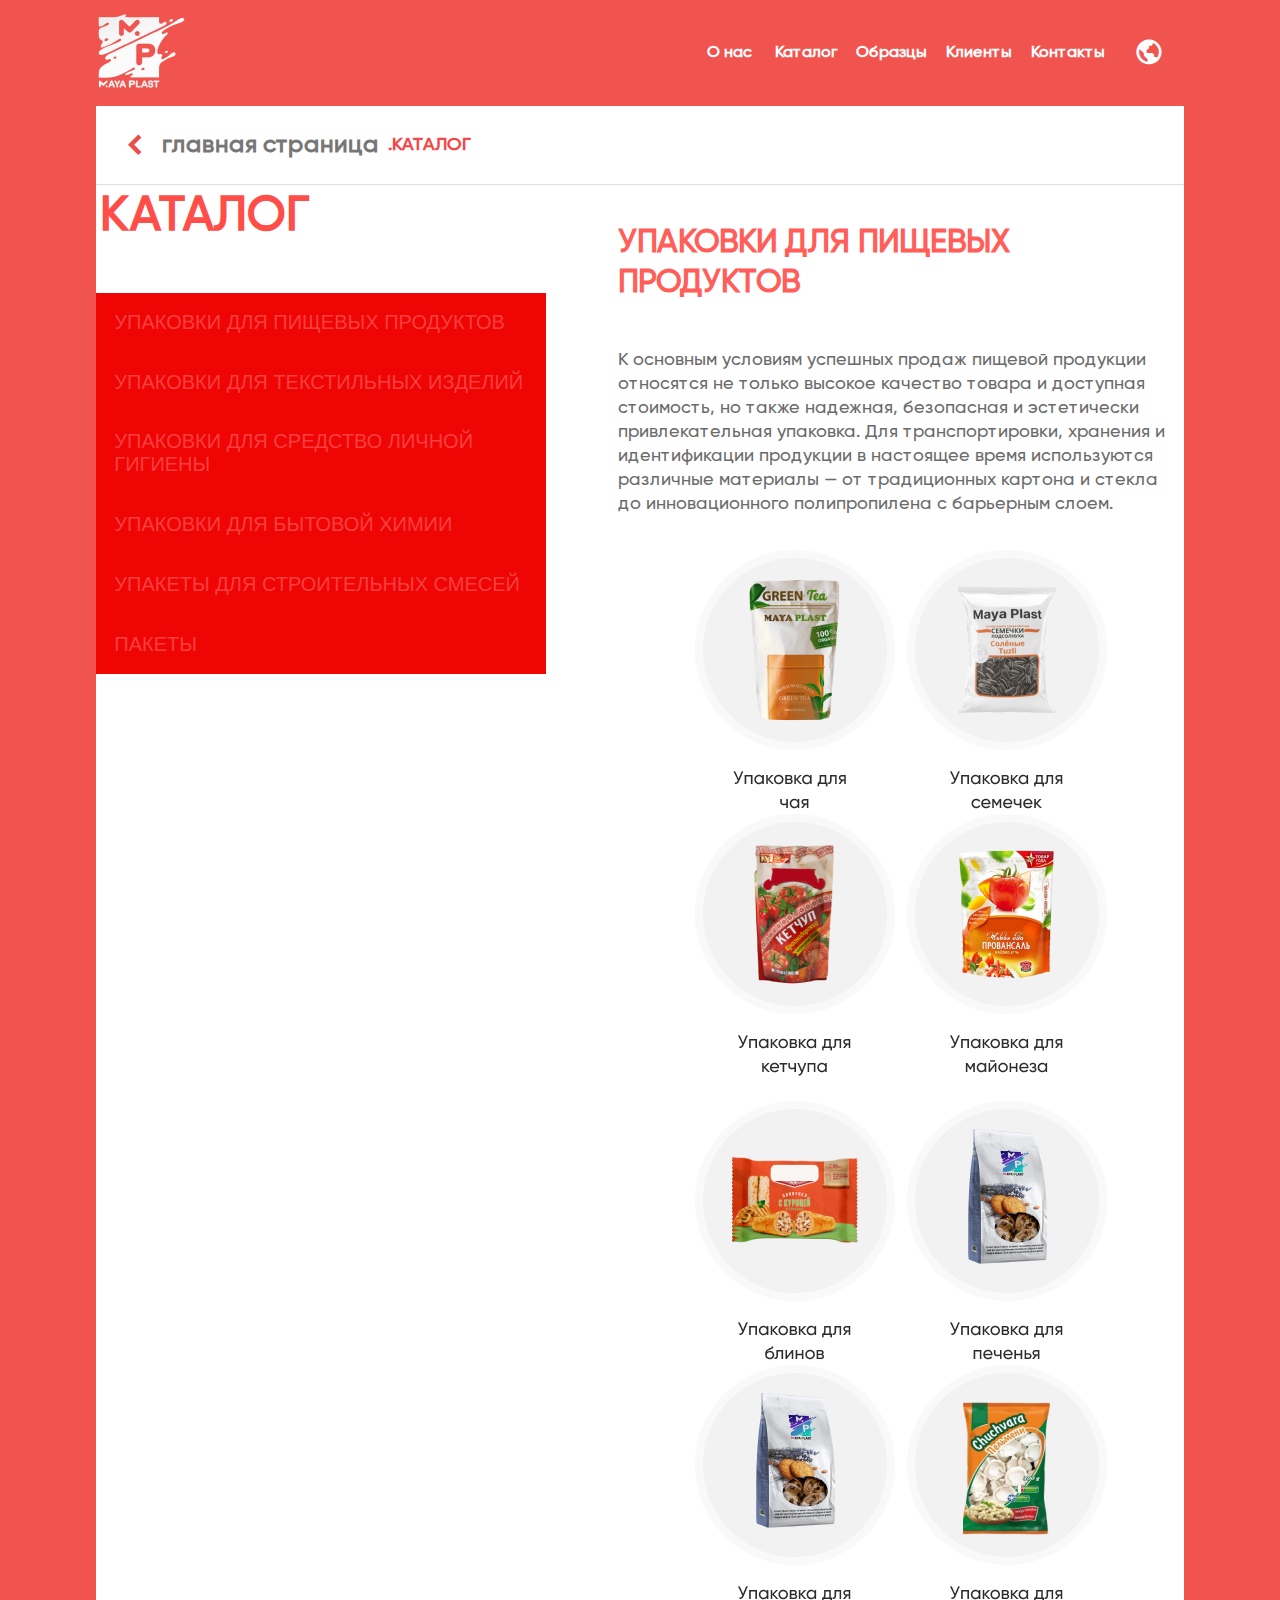
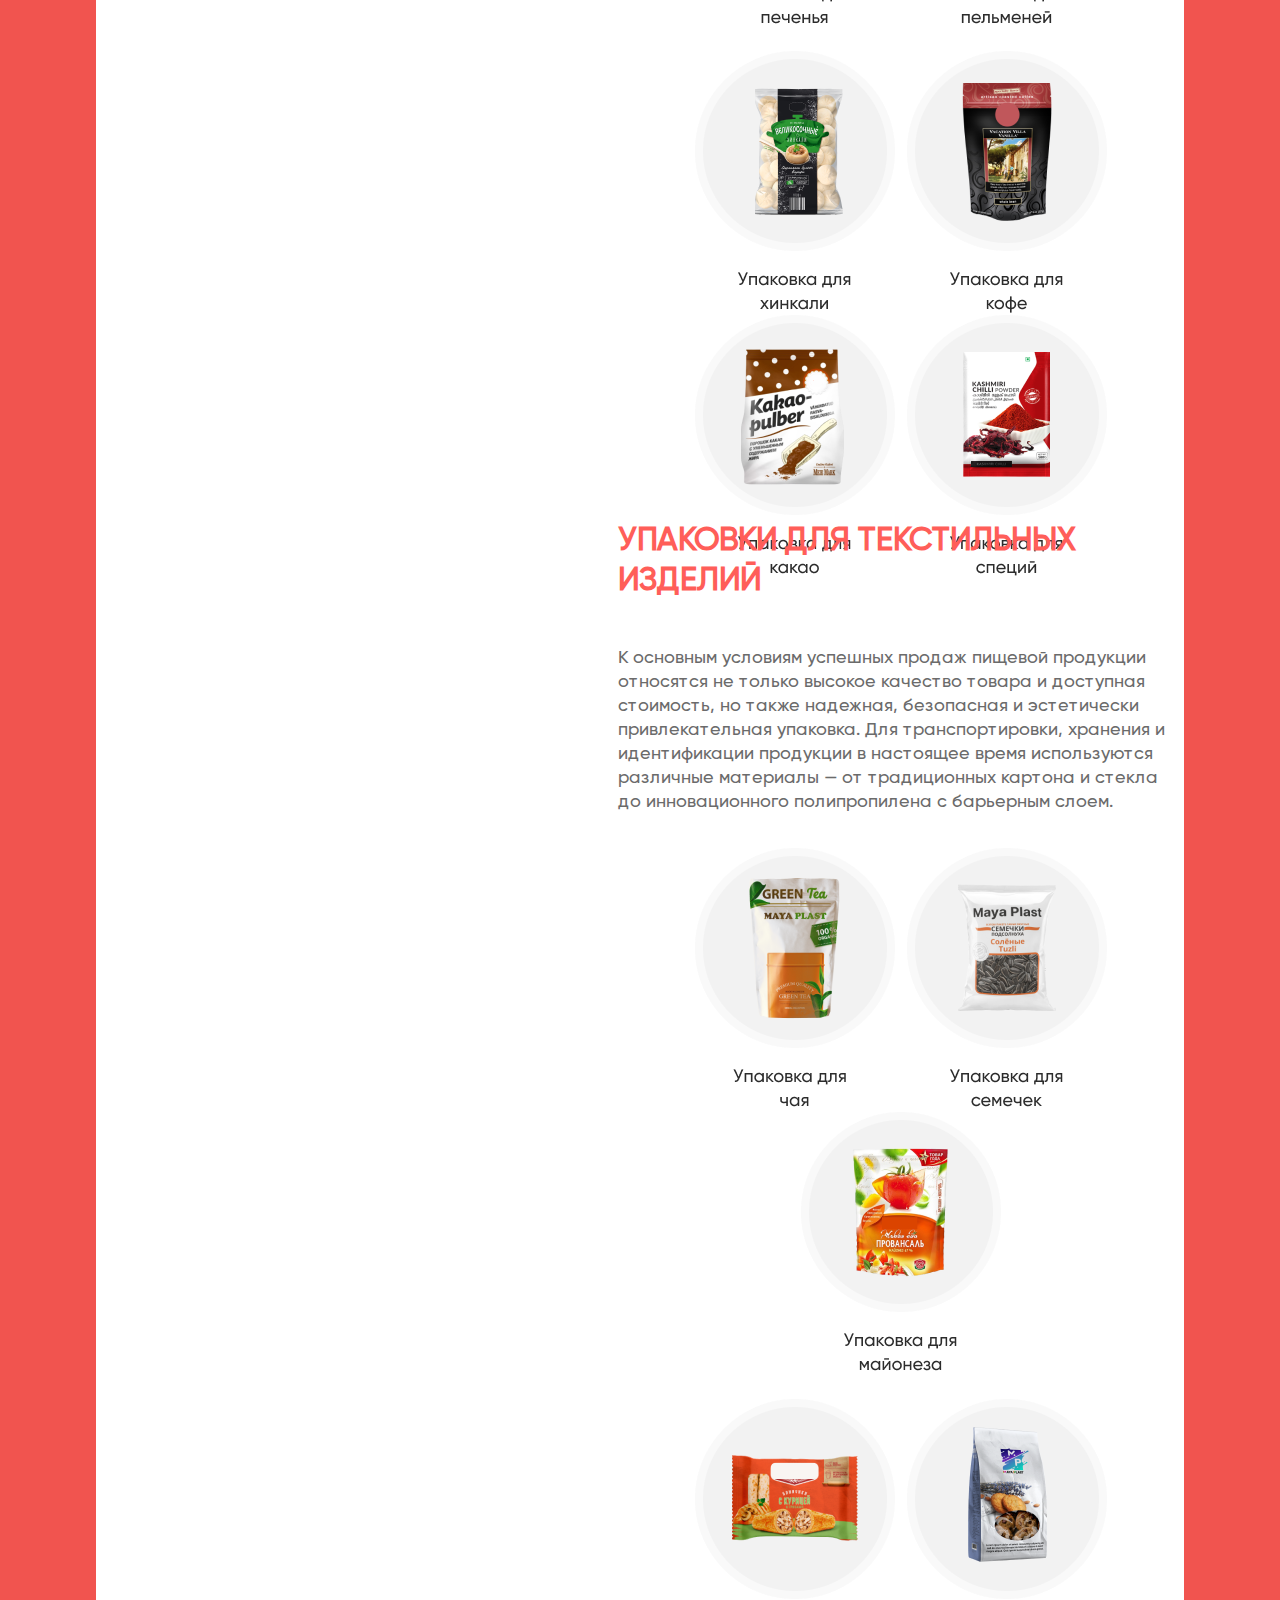
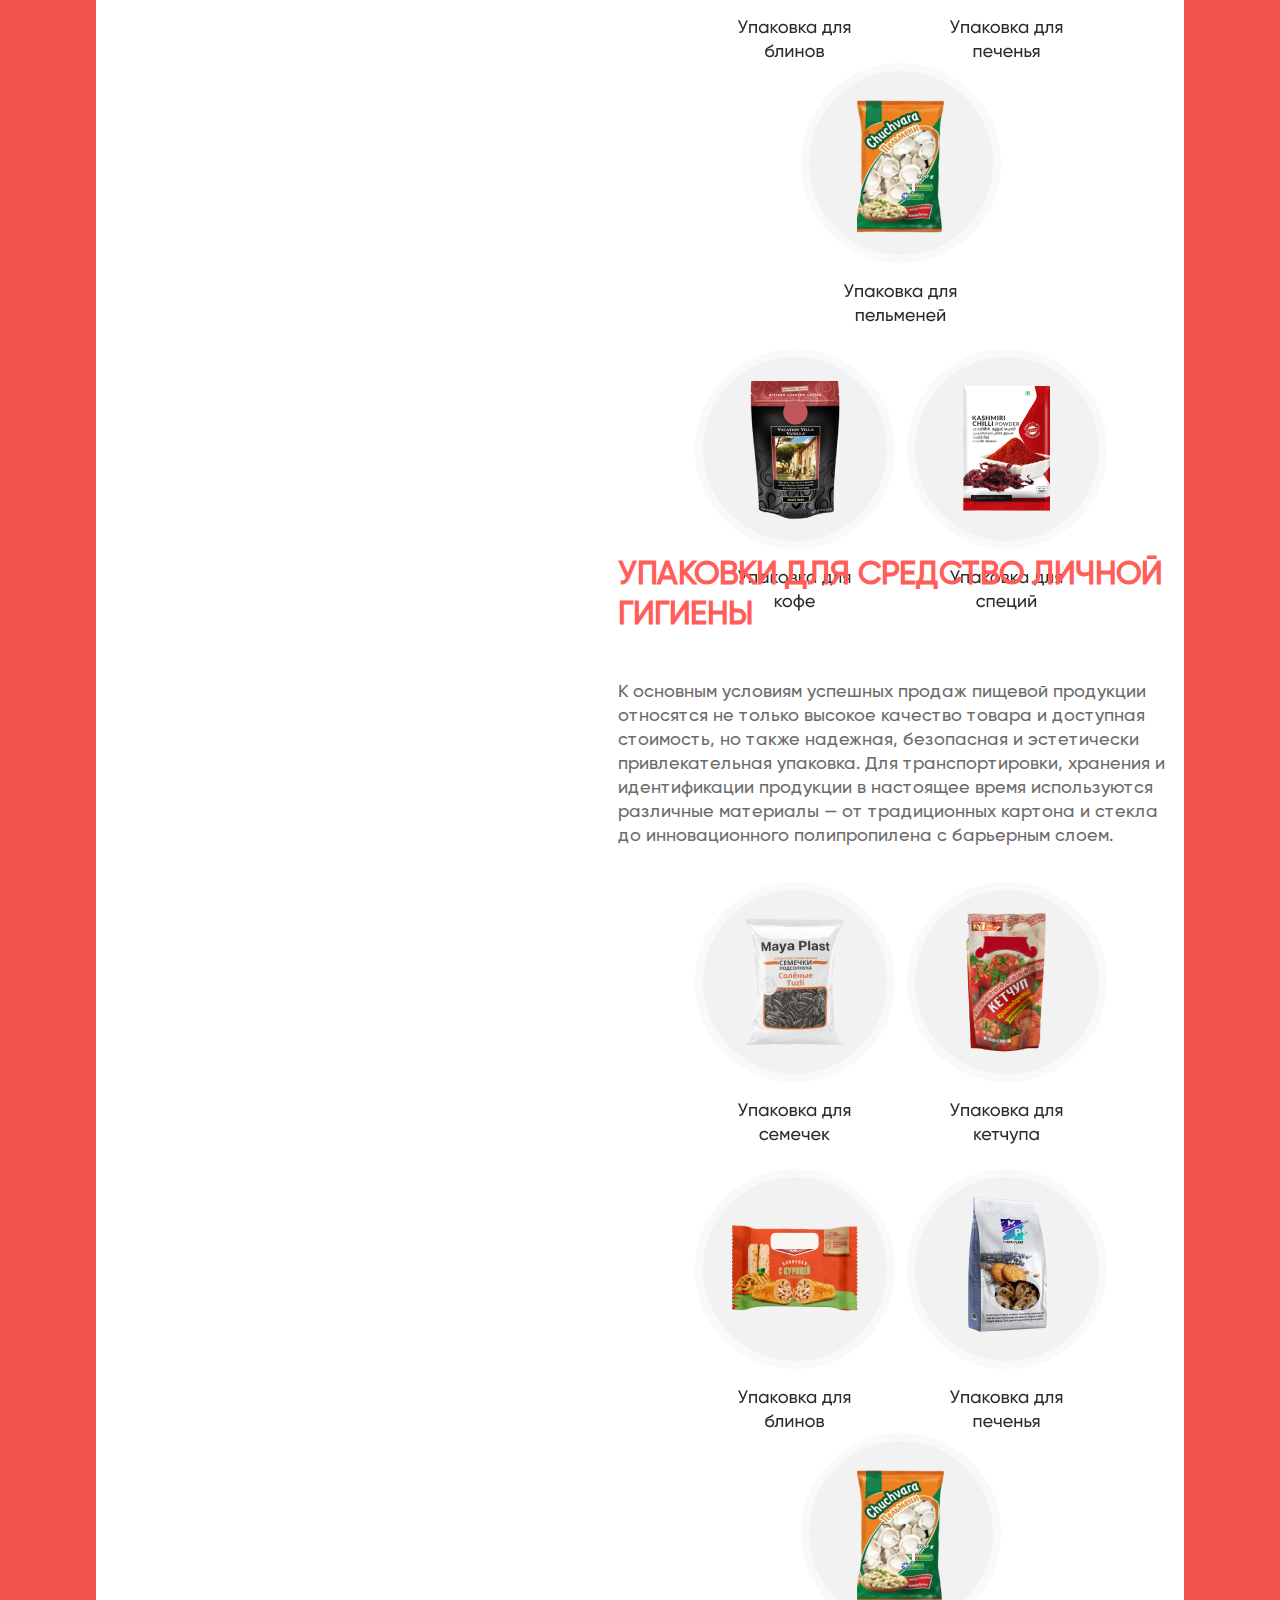
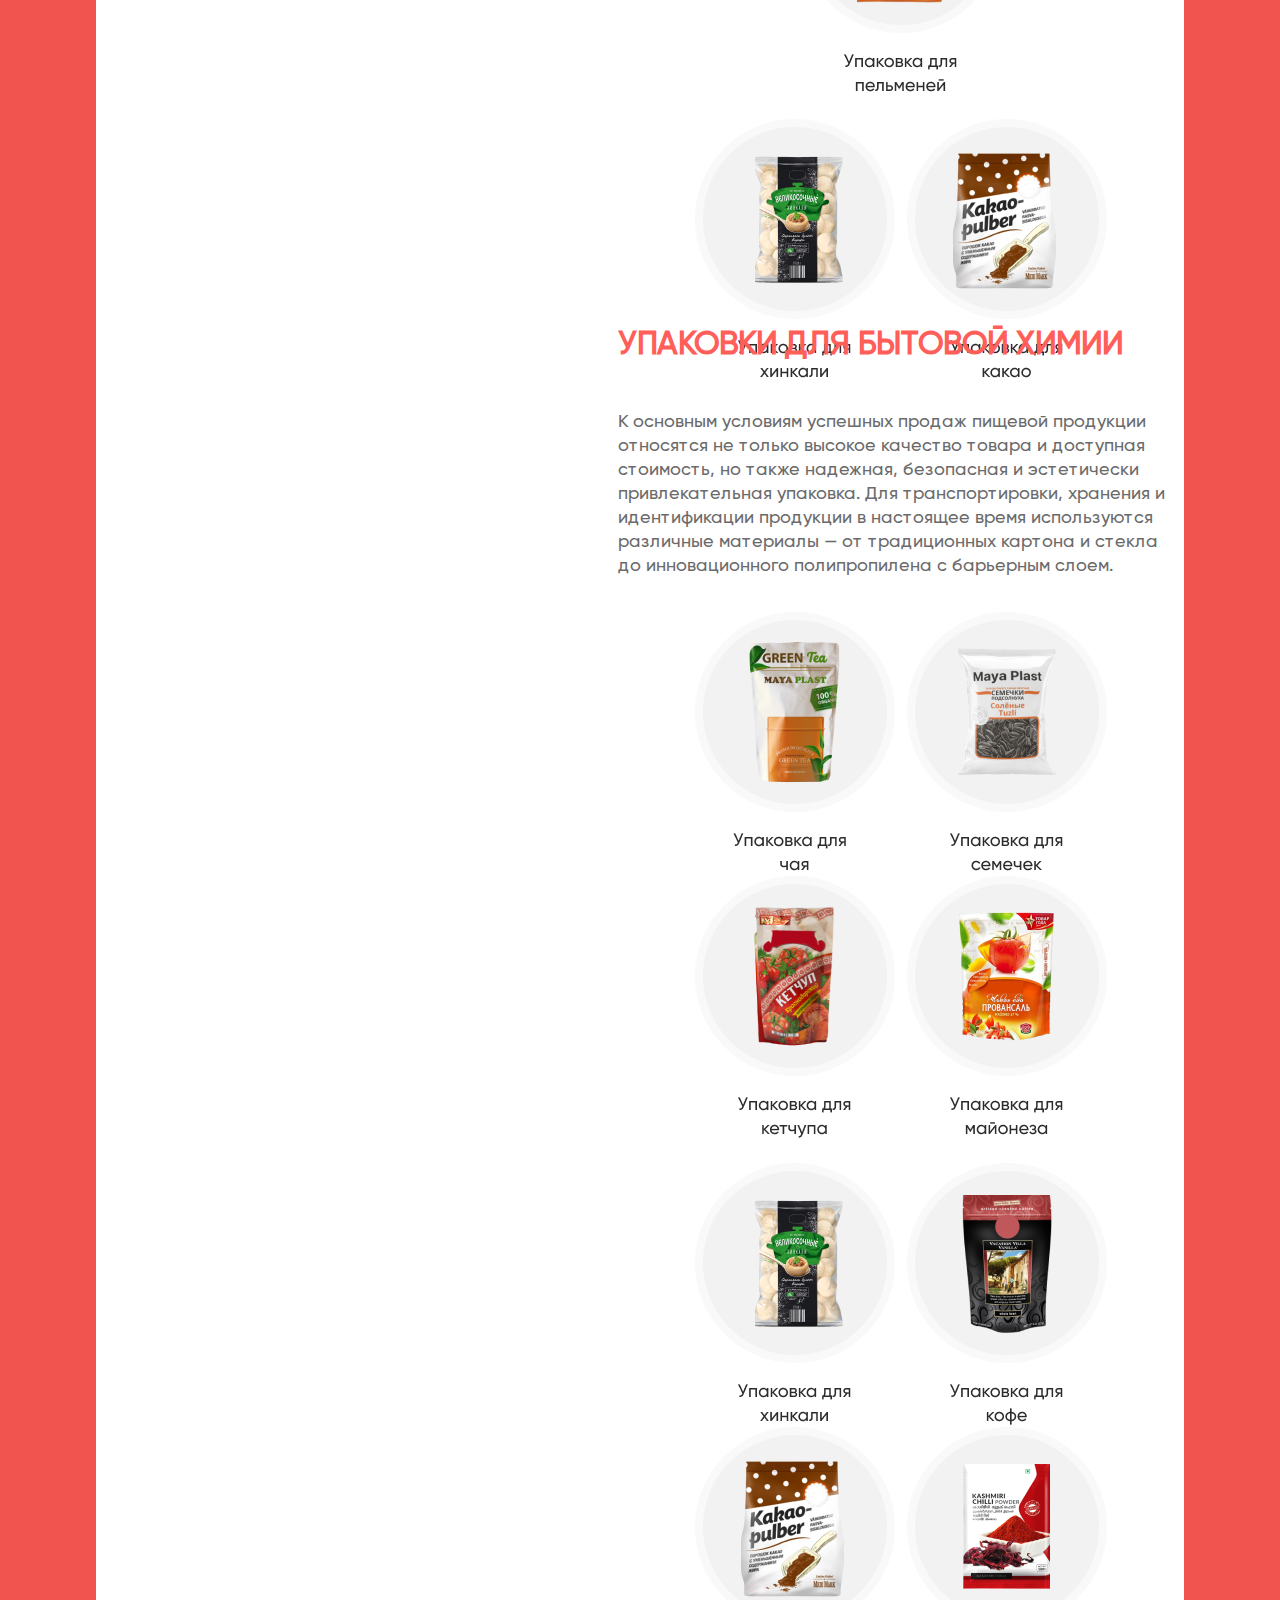
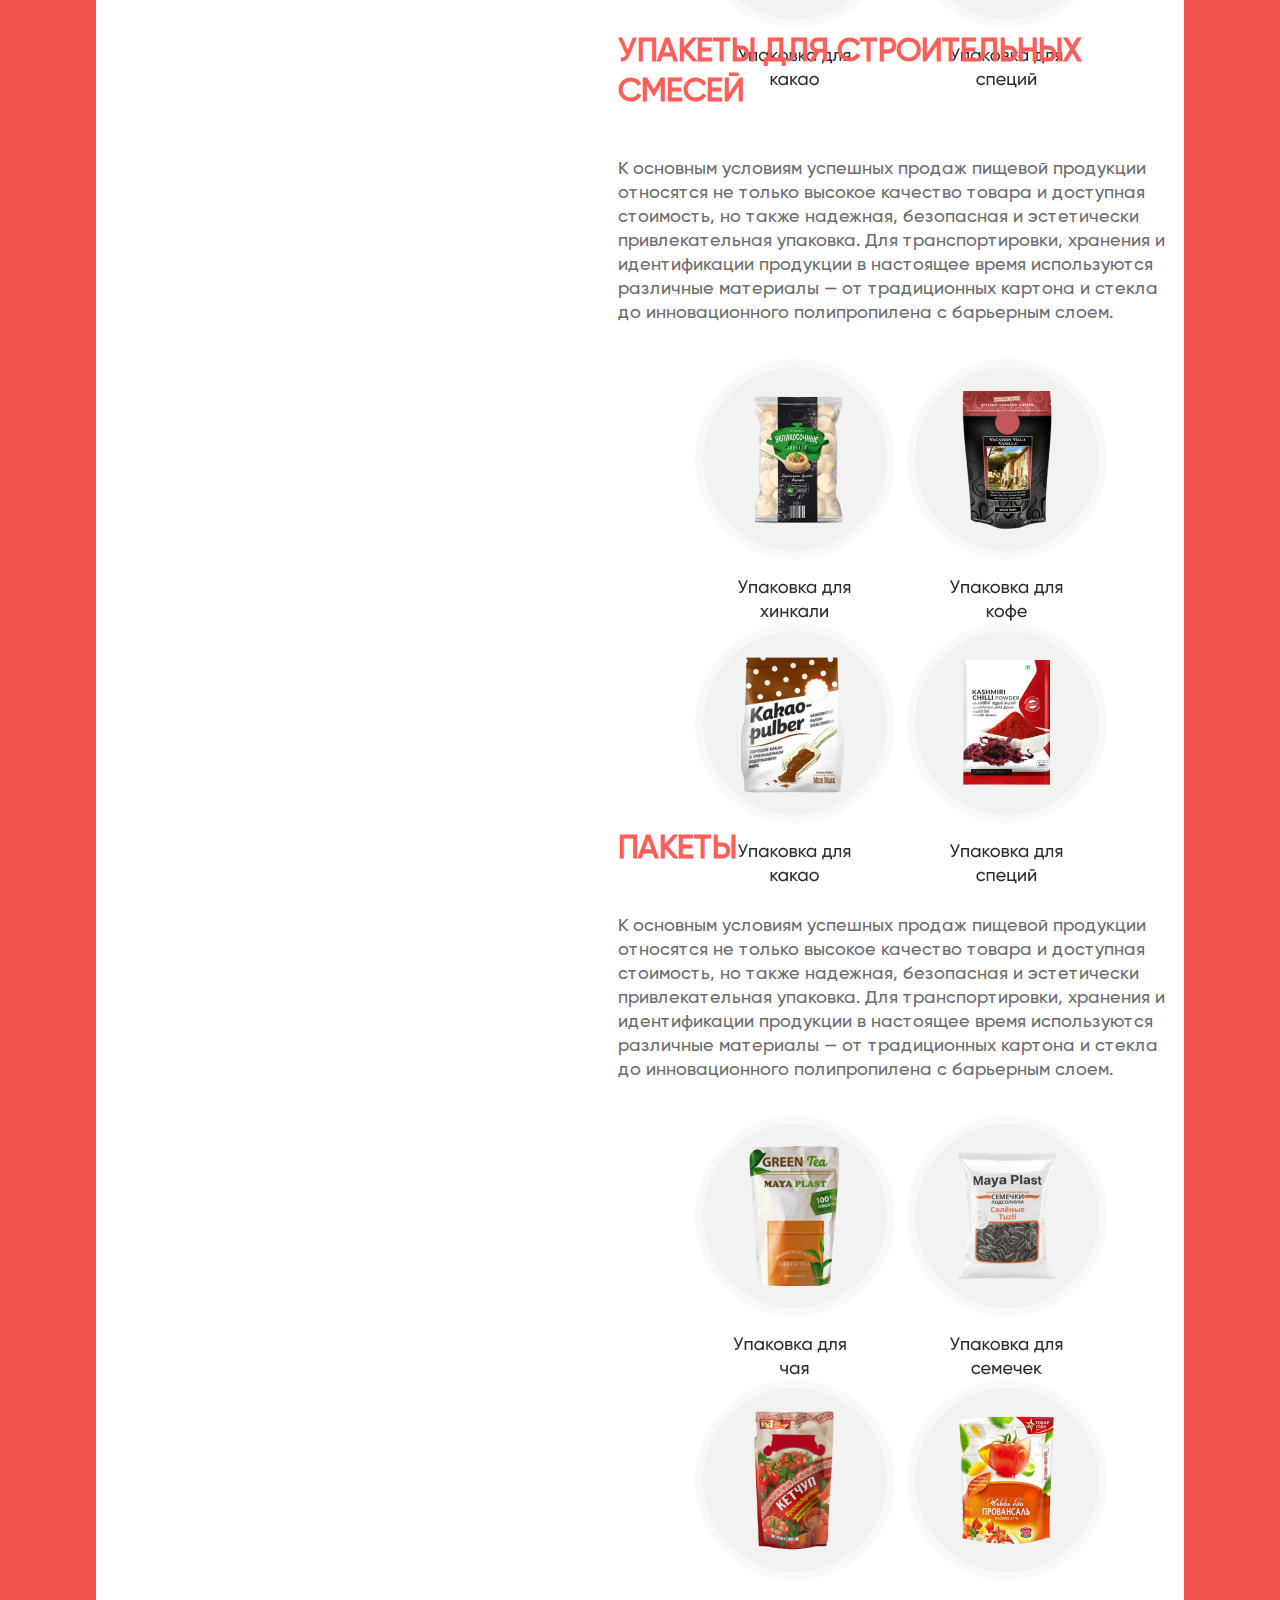
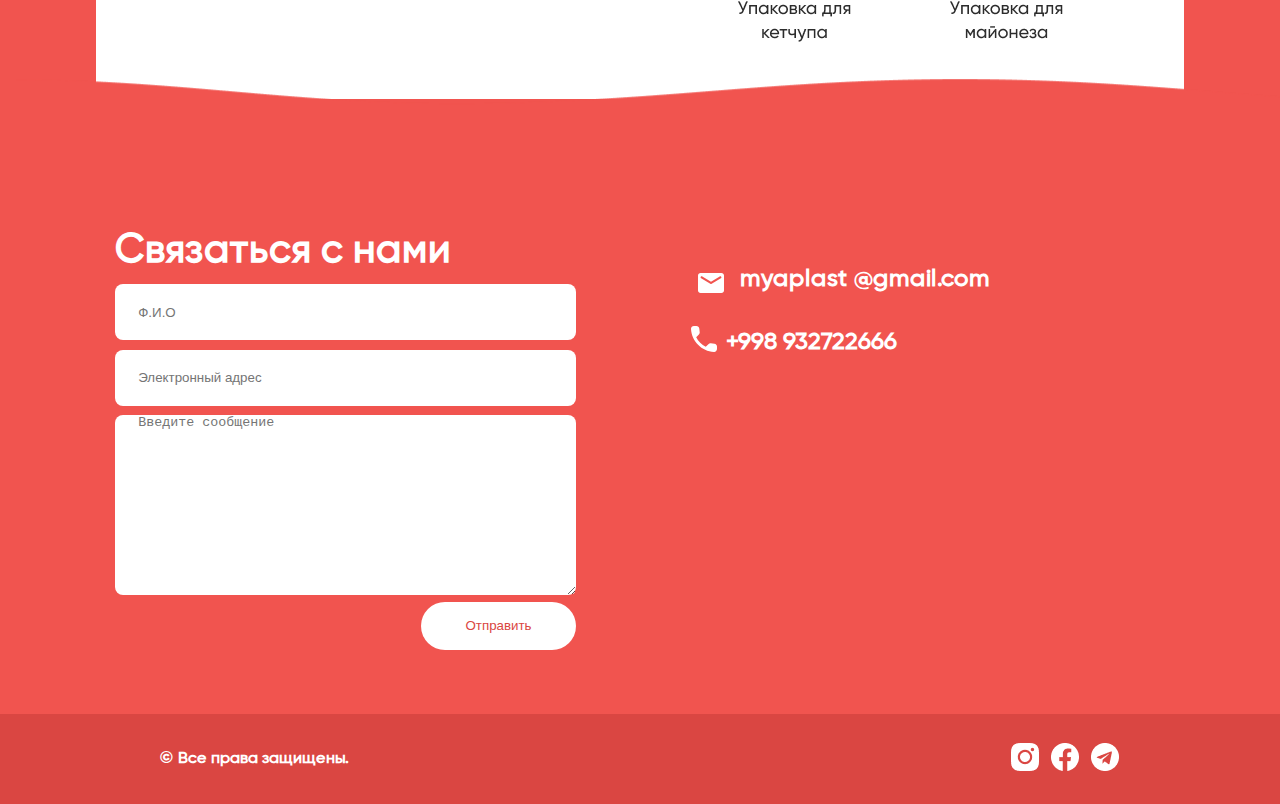
<file: katalog.html>
<!DOCTYPE html>
<html lang="en">

<head>
    <meta charset="UTF-8">
    <meta http-equiv="X-UA-Compatible" content="IE=edge">
    <meta name="viewport" content="width=device-width, initial-scale=1.0">
    <title>Document</title>
    <link rel="stylesheet" href="katalog.css">
    <link rel="stylesheet" href="./boxicons-master/css/boxicons.min.css">

    <link href="https://cdn.jsdelivr.net/npm/bootstrap@5.1.0/dist/css/bootstrap.min.css" rel="stylesheet"
        integrity="sha384-KyZXEAg3QhqLMpG8r+8fhAXLRk2vvoC2f3B09zVXn8CA5QIVfZOJ3BCsw2P0p/We" crossorigin="anonymous">
</head>

<body>
    <div class="container22">
        <div class="navbar11">
            <div class="container11 ">
                <div class="logo">
                    <a href="./index.html"><img src="./img/Logo Maya Plast 3.png" alt=""></a>
                    </div>
                <i class='bx bx-menu bx-burst' style='color:#ffffff'></i>
                <ul>
                    <li><a href="onas.html">О нас</a></li>
                    <li><a href="katalog.html">Каталог</a></li>
                    <li><a href="obraz.html">Образцы</a></li>
                    <li><a href="klient.html">Клиенты</a></li>
                    <li><a href="kontact.html">Контакты</a></li>
                    <li><i class='bx bx-world bx-spin' style='font-size: 30px; color:#fff'></i></li>
                </ul>

            </div>
        </div>
        <div id="navUl" class="none">
            <ul>
                <li><a href="onas.html">О нас</a></li>
                <li><a href="katalog.html">Каталог</a></li>
                <li><a href="obraz.html">Образцы</a></li>
                <li><a href="klient.html">Клиенты</a></li>
                <li><a href="kontact.html">Контакты</a></li>
                <li><i class='bx bx-world bx-spin' style='font-size: 40px; color:rgb(248, 62, 62)'></i></li>
                <div id="opshn" class="none">
                    <div id="lengs">
                        <div class="lengs-box">
                            <h4>UZ</h4>
                        </div>
                        <div class="lengs-box">
                            <h4>ENG</h4>
                        </div>
                        <div class="lengs-box">
                            <h4>RU</h4>
                        </div>
                    </div>
                </div>
            </ul>
        </div>



        <div class="katalog_center">
            <div class="footer_heder">
                <i class='bx bxs-chevron-left bx-fade-right' style='color:#ec4d4d'></i>
                <a href="index.html">главная страница</a>
                <!-- <a href="">. КАТАЛОГ</a> -->
                <a href="" id="acolor">.КАТАЛОГ</a>
            </div>
            <div class="katalog_center_top">
                <div class="katalog_center_left">
                    <h1>КАТАЛОГ</h1>
                    <nav>

                        <div class="collecti">
                            <div class="nav flex-column nav-pills me-3" id="v-pills-tab" role="tablist"
                                aria-orientation="vertical">
                                <button class="nav-link" id="v-pills-home-tab" data-bs-toggle="pill"
                                    data-bs-target="#v-pills-home" type="button" role="tab" aria-controls="v-pills-home"
                                    aria-selected="true">УПАКОВКИ ДЛЯ ПИЩЕВЫХ ПРОДУКТОВ </button>
                                <button class="nav-link" id="v-pills-profile-tab" data-bs-toggle="pill"
                                    data-bs-target="#v-pills-profile" type="button" role="tab"
                                    aria-controls="v-pills-profile" aria-selected="false">УПАКОВКИ ДЛЯ ТЕКСТИЛЬНЫХ
                                    ИЗДЕЛИЙ</button>
                                <button class="nav-link" id="v-pills-messages-tab" data-bs-toggle="pill"
                                    data-bs-target="#v-pills-messages" type="button" role="tab"
                                    aria-controls="v-pills-messages" aria-selected="false">УПАКОВКИ ДЛЯ СРЕДСТВО ЛИЧНОЙ
                                    ГИГИЕНЫ </button>
                                <button class="nav-link" id="v-pills-settings-tab" data-bs-toggle="pill"
                                    data-bs-target="#v-pills-settings" type="button" role="tab"
                                    aria-controls="v-pills-settings" aria-selected="false">УПАКОВКИ ДЛЯ БЫТОВОЙ
                                    ХИМИИ</button>
                                <button class="nav-link" id="v-pills-settings1-tab" data-bs-toggle="pill"
                                    data-bs-target="#v-pills-settings1" type="button" role="tab"
                                    aria-controls="v-pills-settings1" aria-selected="false">УПАКЕТЫ ДЛЯ СТРОИТЕЛЬНЫХ
                                    СМЕСЕЙ </button>
                                <button class="nav-link" id="v-pills-settings2-tab" data-bs-toggle="pill"
                                    data-bs-target="#v-pills-settings2" type="button" role="tab"
                                    aria-controls="v-pills-settings2" aria-selected="false">ПАКЕТЫ</button>

                            </div>
                            <div class="tab-content" id="v-pills-tabContent">
                                <div class="tab-pane fade show active" id="v-pills-home" role="tabpanel"
                                    aria-labelledby="v-pills-home-tab">
                                    <div class="katalog_center_right">
                                        <h2>УПАКОВКИ ДЛЯ ПИЩЕВЫХ ПРОДУКТОВ </h2>
                                        <p>К основным условиям успешных продаж пищевой продукции относятся не только высокое качество товара и доступная стоимость, но также надежная, безопасная и эстетически привлекательная упаковка. Для транспортировки, хранения и идентификации продукции в настоящее время используются различные материалы — от традиционных картона и стекла до инновационного полипропилена с барьерным слоем.</p>
                            
                            
                                        <div class="katalog_center_right_collection">
                                            <div class="collection">
                                                <img src="./katalog.img/Group 39292.png" alt="">
                                                <img src="./katalog.img/Group 39294.png" alt="">
                                                <img src="./katalog.img/Group 39304.png" alt="">
                                                <img src="./katalog.img/Group 39305.png" alt="">
                                            </div>
                                            <div class="collection">
                                                <img src="./katalog.img/Group 39325.png" alt="">
                                                <img src="./katalog.img/Group 39326 (1).png" alt="">
                                                <img src="./katalog.img/Group 39326.png" alt="">
                                                <img src="./katalog.img/Group 39331.png" alt="">
                                            </div>
                                            <div class="collection">
                                                <img src="./katalog.img/Group 39332.png" alt="">
                                                <img src="./katalog.img/Group 39389 (4).png" alt="">
                                                <img src="./katalog.img/Group 39390 (2).png" alt="">
                                                <img src="./katalog.img/Group 39391 (1).png" alt="">
                                            </div>
                                        </div>
                            
                                </div>

                                </div>
                                <div class="tab-pane fade" id="v-pills-profile" role="tabpanel"
                                    aria-labelledby="v-pills-profile-tab">

                                    <div class="katalog_center_right">
                                        <h2>УПАКОВКИ ДЛЯ ТЕКСТИЛЬНЫХ ИЗДЕЛИЙ</h2>
                                        <p>К основным условиям успешных продаж пищевой продукции относятся не только высокое качество товара и доступная стоимость, но также надежная, безопасная и эстетически привлекательная упаковка. Для транспортировки, хранения и идентификации продукции в настоящее время используются различные материалы — от традиционных картона и стекла до инновационного полипропилена с барьерным слоем.</p>
                            
                            
                                        <div class="katalog_center_right_collection">
                                            <div class="collection">
                                                <img src="./katalog.img/Group 39292.png" alt="">
                                                <img src="./katalog.img/Group 39294.png" alt="">
                                                <!-- <img src="./katalog.img/Group 39304.png" alt=""> -->
                                                <img src="./katalog.img/Group 39305.png" alt="">
                                            </div>
                                            <div class="collection">
                                                <img src="./katalog.img/Group 39325.png" alt="">
                                                <!-- <img src="./katalog.img/Group 39326 (1).png" alt=""> -->
                                                <img src="./katalog.img/Group 39326.png" alt="">
                                                <img src="./katalog.img/Group 39331.png" alt="">
                                            </div>
                                            <div class="collection">
                                                <!-- <img src="./katalog.img/Group 39332.png" alt=""> -->
                                                <img src="./katalog.img/Group 39389 (4).png" alt="">
                                                <!-- <img src="./katalog.img/Group 39390 (2).png" alt=""> -->
                                                <img src="./katalog.img/Group 39391 (1).png" alt="">
                                            </div>
                                        </div>
                            
                                </div>


                                </div>
                                <div class="tab-pane fade" id="v-pills-messages" role="tabpanel"
                                    aria-labelledby="v-pills-messages-tab">
                                    <div class="katalog_center_right">
                                        <h2>УПАКОВКИ ДЛЯ СРЕДСТВО ЛИЧНОЙ ГИГИЕНЫ </h2>
                                        <p>К основным условиям успешных продаж пищевой продукции относятся не только высокое качество товара и доступная стоимость, но также надежная, безопасная и эстетически привлекательная упаковка. Для транспортировки, хранения и идентификации продукции в настоящее время используются различные материалы — от традиционных картона и стекла до инновационного полипропилена с барьерным слоем.</p>
                            
                            
                                        <div class="katalog_center_right_collection">
                                            <div class="collection">
                                                <!-- <img src="./katalog.img/Group 39292.png" alt=""> -->
                                                <img src="./katalog.img/Group 39294.png" alt="">
                                                <img src="./katalog.img/Group 39304.png" alt="">
                                                <!-- <img src="./katalog.img/Group 39305.png" alt=""> -->
                                            </div>
                                            <div class="collection">
                                                <img src="./katalog.img/Group 39325.png" alt="">
                                                <!-- <img src="./katalog.img/Group 39326 (1).png" alt=""> -->
                                                <img src="./katalog.img/Group 39326.png" alt="">
                                                <img src="./katalog.img/Group 39331.png" alt="">
                                            </div>
                                            <div class="collection">
                                                <img src="./katalog.img/Group 39332.png" alt="">
                                                <!-- <img src="./katalog.img/Group 39389 (4).png" alt=""> -->
                                                <img src="./katalog.img/Group 39390 (2).png" alt="">
                                                <!-- <img src="./katalog.img/Group 39391 (1).png" alt=""> -->
                                            </div>
                                        </div>
                            
                                </div>


                                </div>
                                <div class="tab-pane fade" id="v-pills-settings" role="tabpanel"
                                    aria-labelledby="v-pills-settings-tab">

                                    <div class="katalog_center_right">
                                        <h2>УПАКОВКИ ДЛЯ БЫТОВОЙ ХИМИИ</h2>
                                        <p>К основным условиям успешных продаж пищевой продукции относятся не только высокое качество товара и доступная стоимость, но также надежная, безопасная и эстетически привлекательная упаковка. Для транспортировки, хранения и идентификации продукции в настоящее время используются различные материалы — от традиционных картона и стекла до инновационного полипропилена с барьерным слоем.</p>
                            
                            
                                        <div class="katalog_center_right_collection">
                                            <div class="collection">
                                                <img src="./katalog.img/Group 39292.png" alt="">
                                                <img src="./katalog.img/Group 39294.png" alt="">
                                                <img src="./katalog.img/Group 39304.png" alt="">
                                                <img src="./katalog.img/Group 39305.png" alt="">
                                            </div>
                                            <!-- <div class="collection">
                                                <img src="./katalog.img/Group 39325.png" alt="">
                                                <img src="./katalog.img/Group 39326 (1).png" alt="">
                                                <img src="./katalog.img/Group 39326.png" alt="">
                                                <img src="./katalog.img/Group 39331.png" alt="">
                                            </div> -->
                                            <div class="collection">
                                                <img src="./katalog.img/Group 39332.png" alt="">
                                                <img src="./katalog.img/Group 39389 (4).png" alt="">
                                                <img src="./katalog.img/Group 39390 (2).png" alt="">
                                                <img src="./katalog.img/Group 39391 (1).png" alt="">
                                            </div>
                                        </div>
                            
                                </div>

                                </div>
                                <div class="tab-pane fade" id="v-pills-settings1" role="tabpanel"
                                    aria-labelledby="v-pills-settings1-tab">

                                    <div class="katalog_center_right">
                                        <h2>УПАКЕТЫ ДЛЯ СТРОИТЕЛЬНЫХ СМЕСЕЙ </h2>
                                        <p>К основным условиям успешных продаж пищевой продукции относятся не только высокое качество товара и доступная стоимость, но также надежная, безопасная и эстетически привлекательная упаковка. Для транспортировки, хранения и идентификации продукции в настоящее время используются различные материалы — от традиционных картона и стекла до инновационного полипропилена с барьерным слоем.</p>
                            
                            
                                        <div class="katalog_center_right_collection">
                                            <!-- <div class="collection">
                                                <img src="./katalog.img/Group 39292.png" alt="">
                                                <img src="./katalog.img/Group 39294.png" alt="">
                                                <img src="./katalog.img/Group 39304.png" alt="">
                                                <img src="./katalog.img/Group 39305.png" alt="">
                                            </div>
                                            <div class="collection">
                                                <img src="./katalog.img/Group 39325.png" alt="">
                                                <img src="./katalog.img/Group 39326 (1).png" alt="">
                                                <img src="./katalog.img/Group 39326.png" alt="">
                                                <img src="./katalog.img/Group 39331.png" alt="">
                                            </div> -->
                                            <div class="collection">
                                                <img src="./katalog.img/Group 39332.png" alt="">
                                                <img src="./katalog.img/Group 39389 (4).png" alt="">
                                                <img src="./katalog.img/Group 39390 (2).png" alt="">
                                                <img src="./katalog.img/Group 39391 (1).png" alt="">
                                            </div>
                                        </div>
                            
                                </div>

                                </div>
                                <div class="tab-pane fade" id="v-pills-settings2" role="tabpanel"
                                    aria-labelledby="v-pills-settings2-tab">

                                    <div class="katalog_center_right">
                                        <h2>ПАКЕТЫ</h2>
                                        <p>К основным условиям успешных продаж пищевой продукции относятся не только высокое качество товара и доступная стоимость, но также надежная, безопасная и эстетически привлекательная упаковка. Для транспортировки, хранения и идентификации продукции в настоящее время используются различные материалы — от традиционных картона и стекла до инновационного полипропилена с барьерным слоем.</p>
                            
                            
                                        <div class="katalog_center_right_collection">
                                            <div class="collection">
                                                <img src="./katalog.img/Group 39292.png" alt="">
                                                <img src="./katalog.img/Group 39294.png" alt="">
                                                <img src="./katalog.img/Group 39304.png" alt="">
                                                <img src="./katalog.img/Group 39305.png" alt="">
                                            </div>
                                            <!-- <div class="collection">
                                                <img src="./katalog.img/Group 39325.png" alt="">
                                                <img src="./katalog.img/Group 39326 (1).png" alt="">
                                                <img src="./katalog.img/Group 39326.png" alt="">
                                                <img src="./katalog.img/Group 39331.png" alt="">
                                            </div>
                                            <div class="collection">
                                                <img src="./katalog.img/Group 39332.png" alt="">
                                                <img src="./katalog.img/Group 39389 (4).png" alt="">
                                                <img src="./katalog.img/Group 39390 (2).png" alt="">
                                                <img src="./katalog.img/Group 39391 (1).png" alt="">
                                            </div> -->
                                        </div>
                            
                                </div>

                                </div>
                            </div>
                        </div>




                    </nav>
                </div>


            </div>



        </div>



        <div class="danger_line"></div>

        <div class="footer">
            <div class="footer_top">
                <div class="footer_top_left">
                    <h1>Связаться с нами</h1>
                    <form action="">
                        <input type="text" placeholder="Ф.И.О">
                        <input type="text" placeholder="Электронный адрес">
                        <textarea name="" id="" cols="30" rows="10" placeholder="Введите сообщение"></textarea>
                        <button>Отправить</button>
                    </form>
                </div>
                <div class="footer_top_right">
                    <div class="footer_top_right_left">
                        <svg width="40" height="40" viewBox="0 0 40 40" fill="none" xmlns="http://www.w3.org/2000/svg">
                            <path
                                d="M30.4 10H9.6C8.17 10 7.013 11.125 7.013 12.5L7 27.5C7 28.875 8.17 30 9.6 30H30.4C31.83 30 33 28.875 33 27.5V12.5C33 11.125 31.83 10 30.4 10ZM29.88 15.3125L20.689 20.8375C20.273 21.0875 19.727 21.0875 19.311 20.8375L10.12 15.3125C9.795 15.1125 9.6 14.775 9.6 14.4125C9.6 13.575 10.549 13.075 11.29 13.5125L20 18.75L28.71 13.5125C29.451 13.075 30.4 13.575 30.4 14.4125C30.4 14.775 30.205 15.1125 29.88 15.3125Z"
                                fill="white" />
                        </svg>
                        <h3>myaplast @gmail.com</h3>

                    </div>
                    <div class="footer_top_right_right">
                        <svg width="26" height="26" viewBox="0 0 26 26" fill="none" xmlns="http://www.w3.org/2000/svg">
                            <path
                                d="M23.4525 17.7302L19.7762 17.3105C18.8933 17.2092 18.0249 17.5131 17.4026 18.1355L14.7394 20.7986C10.6434 18.7144 7.28553 15.371 5.20133 11.2605L7.87894 8.58288C8.50131 7.96051 8.80525 7.09209 8.70394 6.2092L8.2842 2.56184C8.11052 1.1 6.88027 0 5.40396 0H2.90003C1.26452 0 -0.0959949 1.36052 0.0053196 2.99605C0.772419 15.3565 10.6579 25.2276 23.0038 25.9947C24.6393 26.096 25.9999 24.7355 25.9999 23.1V20.596C26.0143 19.1342 24.9143 17.9039 23.4525 17.7302Z"
                                fill="white" />
                        </svg>
                        <h3> +998 932722666 </h3>

                    </div>

                    <div class="footer_karta">
                        <iframe src="https://www.google.com/maps/embed?pb=!1m14!1m12!1m3!1d49269.94872748811!2d69.23537151681256!3d41.29991457345713!2m3!1f0!2f0!3f0!3m2!1i1024!2i768!4f13.1!5e1!3m2!1suz!2s!4v1632739509164!5m2!1suz!2s" width="600" height="450" style="border:0;" allowfullscreen="" loading="lazy"></iframe>
                    </div>
                </div>
            </div>

            <div class="footer_bottom">
                <div class="footer_bottom_left">
                    <h3>© Все права защищены. </h3>
                </div>
                <div class="footer_bottom_right">
                    <nav>
                        <ul>
                            <li><a href=""><img src="./center_img/icon/bx_bxl-instagram-alt.png" alt=""></a></li>
                            <li><a href=""><img src="./center_img/icon/bi_facebook.png" alt=""></a></li>
                            <li><a href=""><img src="./center_img/icon/fa_telegram.png" alt=""></a></li>
                        </ul>
                    </nav>
                </div>
            </div>
        </div>

    </div>








    <script>
        let mediaIkon = document.querySelector(".container11 .bx-menu")
        let ul = document.querySelector("#navUl")
        let lengs = document.querySelector("#navUl ul li i")
        let opshn = document.querySelector("#navUl #opshn")

        console.log(opshn)
        console.log(lengs)
        console.log(ul)
        console.log(mediaIkon)
        // mediaIkon.dbclick = function () {
        //     ul.style.display = "none"
        // }

        mediaIkon.onclick = function () {
            ul.classList.toggle("none")
        }
        lengs.onclick = function () {
            opshn.classList.toggle("none")
        }
    </script>



    <script src="https://cdn.jsdelivr.net/npm/bootstrap@5.1.0/dist/js/bootstrap.bundle.min.js"
        integrity="sha384-U1DAWAznBHeqEIlVSCgzq+c9gqGAJn5c/t99JyeKa9xxaYpSvHU5awsuZVVFIhvj" crossorigin="anonymous">
    </script>
</body>

</html>
</file>
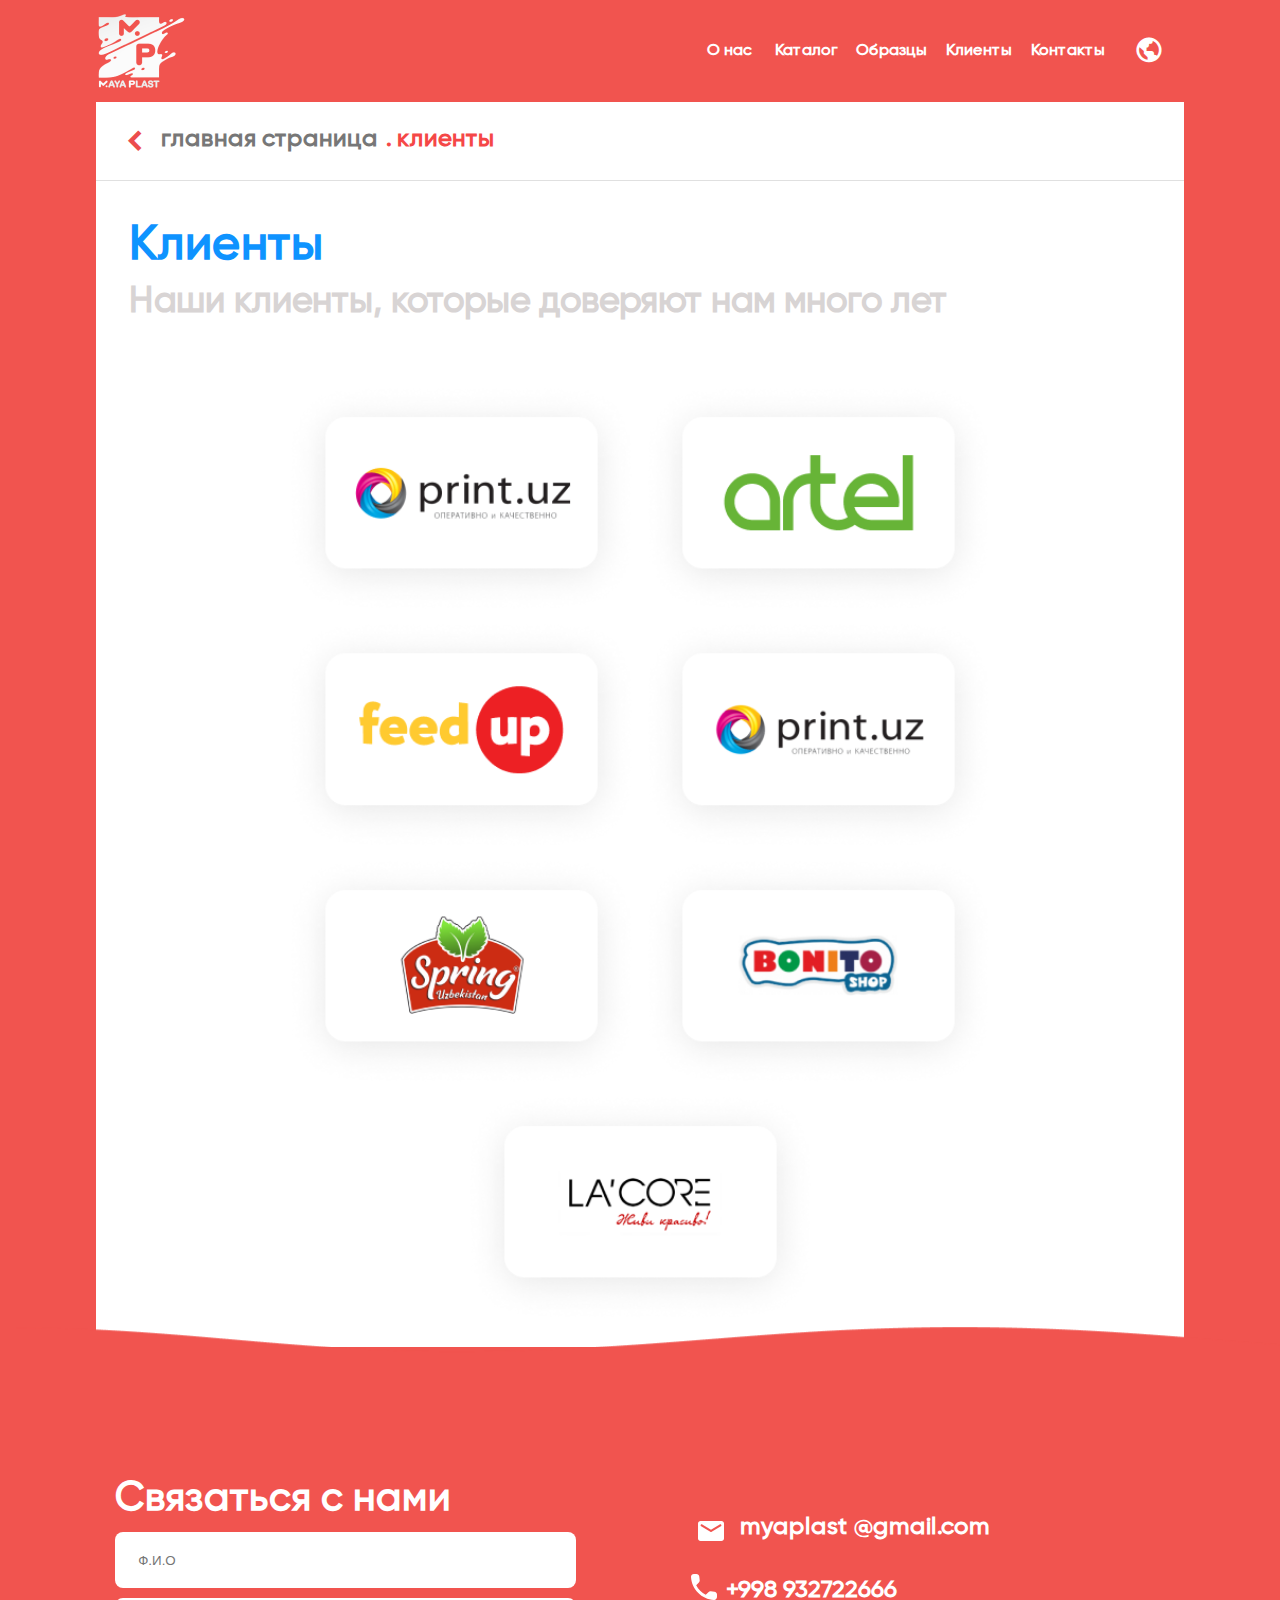
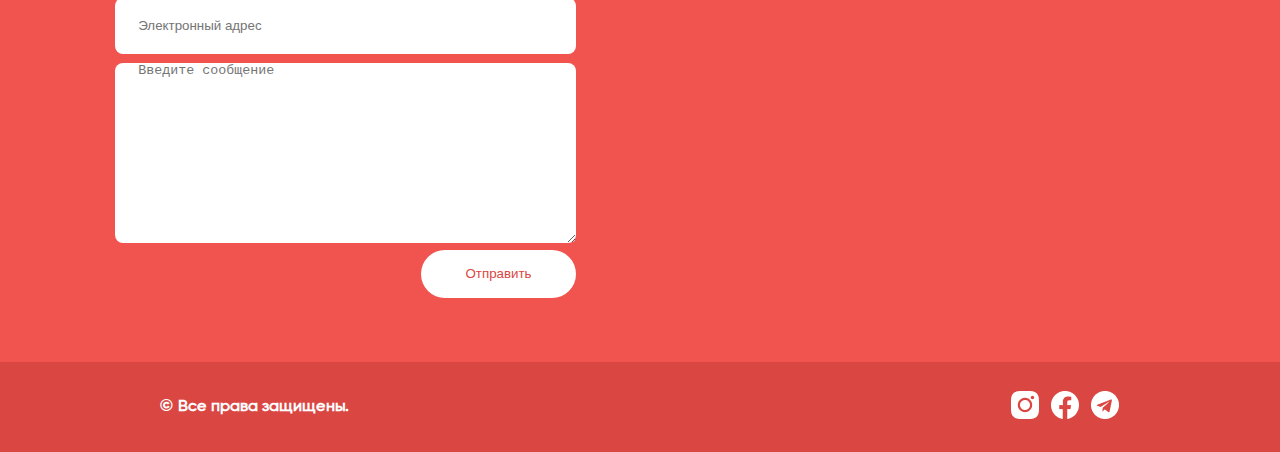
<file: klient.html>
<!DOCTYPE html>
<html lang="en">
<head>
    <meta charset="UTF-8">
    <meta http-equiv="X-UA-Compatible" content="IE=edge">
    <meta name="viewport" content="width=device-width, initial-scale=1.0">
    <title>Document</title>
    <link rel="stylesheet" href="klient.css">
    <link rel="stylesheet" href="./boxicons-master/css/boxicons.min.css">

</head>
<body>
    <div class="navbar">
        <div class="container11 ">
            <div class="logo">
                <a href="./index.html"><img src="./img/Logo Maya Plast 3.png" alt=""></a>
                </div>
            <i class='bx bx-menu bx-burst' style='color:#ffffff' ></i>
            <ul>
                <li><a href="onas.html">О нас</a></li>
                <li><a href="katalog.html">Каталог</a></li>
                <li><a href="obraz.html">Образцы</a></li>
                <li><a href="klient.html">Клиенты</a></li>
                <li><a href="kontact.html">Контакты</a></li>
                <li><i class='bx bx-world bx-spin' style='font-size: 30px; color:#fff'></i></li>
            </ul>
            
        </div>
    </div>
    <div id="navUl" class="none">
        <ul>
            <li><a href="onas.html">О нас</a></li>
            <li><a href="katalog.html">Каталог</a></li>
            <li><a href="obraz.html">Образцы</a></li>
            <li><a href="klient.html">Клиенты</a></li>
            <li><a href="kontact.html">Контакты</a></li>
            <li><i class='bx bx-world bx-spin' style='font-size: 40px; color:rgb(248, 62, 62)'></i></li>
            <div id="opshn" class="none">
                <div id="lengs">
                    <div class="lengs-box">
                        <h4>UZ</h4>
                    </div>
                    <div class="lengs-box">
                        <h4>ENG</h4>
                    </div>
                    <div class="lengs-box">
                        <h4>RU</h4>
                    </div>
                </div>
            </div>
        </ul>
    </div>



    <div class="klient_center">
        <div class="footer_heder">
            <i class='bx bxs-chevron-left bx-fade-right' style='color:#ec4d4d' ></i>
            <a href="index.html">главная страница</a>
            <a href="" id="acolor" >. клиенты</a>
        </div>
        <div class="klient_center_top">
            <h1>Клиенты</h1>
            <h5>Наши клиенты,
                которые доверяют нам много лет</h5>
        </div>
        <div class="klient_center_bottom">
            <img src="./klient.img/Frame 39290.png" alt="">
            <img src="./klient.img/Frame 39294.png" alt="">
            <img src="./klient.img/Frame 39298.png" alt="">
            <img src="./klient.img/Frame 39291.png" alt="">
            <img src="./klient.img/Frame 39299.png" alt="">
            <img src="./klient.img/Frame 39300.png" alt="">
            <img src="./klient.img/Frame 39301.png" alt="">
        </div>
    </div>



    <div class="danger_line"></div>

    <div class="footer">
        <div class="footer_top">
            <div class="footer_top_left">
                <h1>Связаться с нами</h1>
                <form action="">
                    <input type="text" placeholder="Ф.И.О">
                    <input type="text" placeholder="Электронный адрес">
                    <textarea name="" id="" cols="30" rows="10" placeholder="Введите сообщение"></textarea>
                    <button>Отправить</button>
                </form>
            </div>
            <div class="footer_top_right">
                <div class="footer_top_right_left">
                    <svg width="40" height="40" viewBox="0 0 40 40" fill="none" xmlns="http://www.w3.org/2000/svg">
                        <path
                            d="M30.4 10H9.6C8.17 10 7.013 11.125 7.013 12.5L7 27.5C7 28.875 8.17 30 9.6 30H30.4C31.83 30 33 28.875 33 27.5V12.5C33 11.125 31.83 10 30.4 10ZM29.88 15.3125L20.689 20.8375C20.273 21.0875 19.727 21.0875 19.311 20.8375L10.12 15.3125C9.795 15.1125 9.6 14.775 9.6 14.4125C9.6 13.575 10.549 13.075 11.29 13.5125L20 18.75L28.71 13.5125C29.451 13.075 30.4 13.575 30.4 14.4125C30.4 14.775 30.205 15.1125 29.88 15.3125Z"
                            fill="white" />
                    </svg>
                    <h3>myaplast @gmail.com</h3>

                </div>
                <div class="footer_top_right_right">
                    <svg width="26" height="26" viewBox="0 0 26 26" fill="none" xmlns="http://www.w3.org/2000/svg">
                        <path
                            d="M23.4525 17.7302L19.7762 17.3105C18.8933 17.2092 18.0249 17.5131 17.4026 18.1355L14.7394 20.7986C10.6434 18.7144 7.28553 15.371 5.20133 11.2605L7.87894 8.58288C8.50131 7.96051 8.80525 7.09209 8.70394 6.2092L8.2842 2.56184C8.11052 1.1 6.88027 0 5.40396 0H2.90003C1.26452 0 -0.0959949 1.36052 0.0053196 2.99605C0.772419 15.3565 10.6579 25.2276 23.0038 25.9947C24.6393 26.096 25.9999 24.7355 25.9999 23.1V20.596C26.0143 19.1342 24.9143 17.9039 23.4525 17.7302Z"
                            fill="white" />
                    </svg>
                    <h3> +998 932722666 </h3>

                </div>

                <div class="footer_karta">
                    <iframe src="https://www.google.com/maps/embed?pb=!1m14!1m12!1m3!1d49269.94872748811!2d69.23537151681256!3d41.29991457345713!2m3!1f0!2f0!3f0!3m2!1i1024!2i768!4f13.1!5e1!3m2!1suz!2s!4v1632739509164!5m2!1suz!2s" width="600" height="450" style="border:0;" allowfullscreen="" loading="lazy"></iframe>
                </div>
            </div>
        </div>

        <div class="footer_bottom">
            <div class="footer_bottom_left">
                <h3>© Все права защищены. </h3>
            </div>
            <div class="footer_bottom_right">
                <nav>
                    <ul>
                        <li><a href=""><img src="./center_img/icon/bx_bxl-instagram-alt.png" alt=""></a></li>
                        <li><a href=""><img src="./center_img/icon/bi_facebook.png" alt=""></a></li>
                        <li><a href=""><img src="./center_img/icon/fa_telegram.png" alt=""></a></li>
                    </ul>
                </nav>
            </div>
        </div>
    </div>

    <script>
        let mediaIkon = document.querySelector(".container11 .bx-menu")
        let ul = document.querySelector("#navUl")
        let lengs = document.querySelector("#navUl ul li i")
        let opshn = document.querySelector("#navUl #opshn")

        console.log(opshn)
        console.log(lengs)
        console.log(ul)
        console.log(mediaIkon)
        // mediaIkon.dbclick = function () {
        //     ul.style.display = "none"
        // }

        mediaIkon.onclick = function () {
            ul.classList.toggle("none")
        }
        lengs.onclick = function () {
            opshn.classList.toggle("none")
        }
    </script>


</body>
</html>
</file>
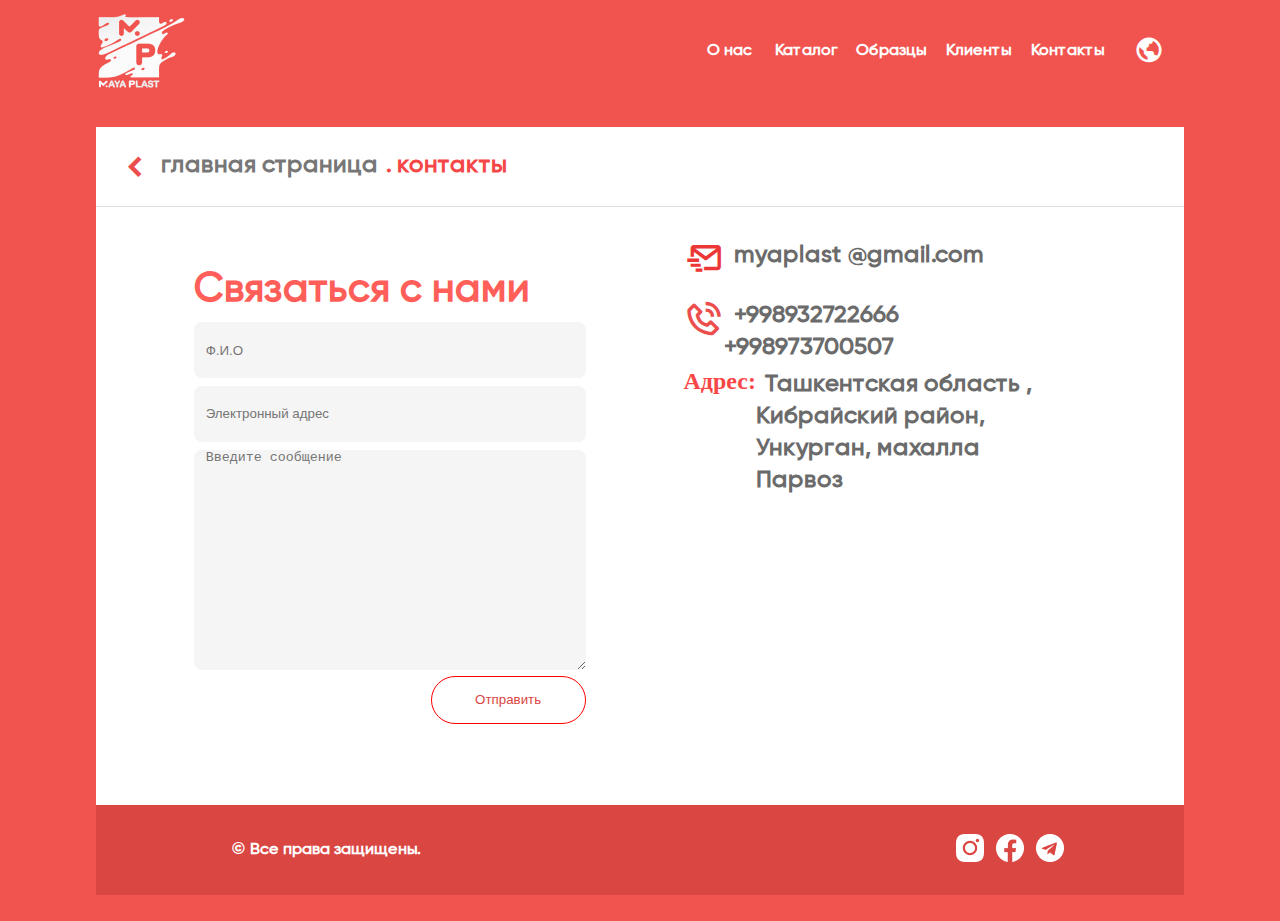
<file: kontact.html>
<!DOCTYPE html>
<html lang="en">
<head>
    <meta charset="UTF-8">
    <meta http-equiv="X-UA-Compatible" content="IE=edge">
    <meta name="viewport" content="width=device-width, initial-scale=1.0">
    <title>Document</title>
    <link rel="stylesheet" href="kontact.css">
    <link rel="stylesheet" href="./boxicons-master/css/boxicons.min.css">

</head>
<body>
    <div class="kontact" id="kontact">
        <div class="navbar">
            <div class="container11 ">
                <div class="logo">
                    <a href="./index.html"><img src="./img/Logo Maya Plast 3.png" alt=""></a>
                    </div>
                <i class='bx bx-menu bx-burst' style='color:#ffffff' ></i>
                <ul>
                    <li><a href="onas.html">О нас</a></li>
                    <li><a href="katalog.html">Каталог</a></li>
                    <li><a href="obraz.html">Образцы</a></li>
                    <li><a href="klient.html">Клиенты</a></li>
                    <li><a href="kontact.html">Контакты</a></li>
                    <li><i class='bx bx-world bx-spin' style='font-size: 30px; color:#fff'></i></li>
                </ul>
                
            </div>
        </div>
        <div id="navUl" class="none">
            <ul>
                <li><a href="onas.html">О нас</a></li>
                <li><a href="katalog.html">Каталог</a></li>
                <li><a href="obraz.html">Образцы</a></li>
                <li><a href="klient.html">Клиенты</a></li>
                <li><a href="kontact.html">Контакты</a></li>
                <li><i class='bx bx-world bx-spin' style='font-size: 40px; color:rgb(248, 62, 62)'></i></li>
                <div id="opshn" class="none">
                    <div id="lengs">
                        <div class="lengs-box">
                            <h4>UZ</h4>
                        </div>
                        <div class="lengs-box">
                            <h4>ENG</h4>
                        </div>
                        <div class="lengs-box">
                            <h4>RU</h4>
                        </div>
                    </div>
                </div>
            </ul>
        </div>


        <div class="footer">

            <div class="footer_heder">
                <i class='bx bxs-chevron-left bx-fade-right' style='color:#ec4d4d' ></i>
                <a href="index.html">главная страница</a>
                <a href="" id="acolor" >. контакты</a>
            </div>


            <div class="footer_top">
                <div class="footer_top_left">
                    <h1>Связаться с нами</h1>
                    <form action="">
                        <input type="text" placeholder="Ф.И.О">
                        <input type="text" placeholder="Электронный адрес">
                        <textarea name="" id="" cols="30" rows="10" placeholder="Введите сообщение"></textarea>
                        <button>Отправить</button>
                    </form>
                </div>
                <div class="footer_top_right">
                    <div class="footer_top_right_left">
                        <i class='bx bx-mail-send bx-tada' style='font-size: 40px; color:#ec3737' ></i>
                        <h3>myaplast @gmail.com</h3>

                    </div>
                    <div class="footer_top_right_right">
                        <i class='bx bx-phone-call bx-tada' style='font-size: 40px; color:#ec4d4d' ></i>
                        <h3> +998932722666  +998973700507</h3>
                    </div>
                    <div class="footer_top_right_right1">
                        <h2>Адрес:</h2>
                        <h3>Ташкентская область , Кибрайский район, Ункурган, махалла Парвоз</h3>
                    </div>

                    <div class="footer_karta">
                        <iframe src="https://www.google.com/maps/embed?pb=!1m14!1m12!1m3!1d49269.94872748811!2d69.23537151681256!3d41.29991457345713!2m3!1f0!2f0!3f0!3m2!1i1024!2i768!4f13.1!5e1!3m2!1suz!2s!4v1632739509164!5m2!1suz!2s" width="600" height="450" style="border:0;" allowfullscreen="" loading="lazy"></iframe>
                    </div>
                </div>
            </div>

            <div class="footer_bottom">
                <div class="footer_bottom_left">
                    <h3>© Все права защищены. </h3>
                </div>
                <div class="footer_bottom_right">
                    <nav>
                        <ul>
                            <li><a href=""><img src="./center_img/icon/bx_bxl-instagram-alt.png" alt=""></a></li>
                            <li><a href=""><img src="./center_img/icon/bi_facebook.png" alt=""></a></li>
                            <li><a href=""><img src="./center_img/icon/fa_telegram.png" alt=""></a></li>
                        </ul>
                    </nav>
                </div>
            </div>
        </div>

    </div>


    </div>



    <script>
        let mediaIkon = document.querySelector(".container11 .bx-menu")
        let ul = document.querySelector("#navUl")
        let lengs = document.querySelector("#navUl ul li i")
        let opshn = document.querySelector("#navUl #opshn")

        console.log(opshn)
        console.log(lengs)
        console.log(ul)
        console.log(mediaIkon)
        // mediaIkon.dbclick = function () {
        //     ul.style.display = "none"
        // }

        mediaIkon.onclick = function () {
            ul.classList.toggle("none")
        }
        lengs.onclick = function () {
            opshn.classList.toggle("none")
        }
    </script>
</body>
</html>
</file>
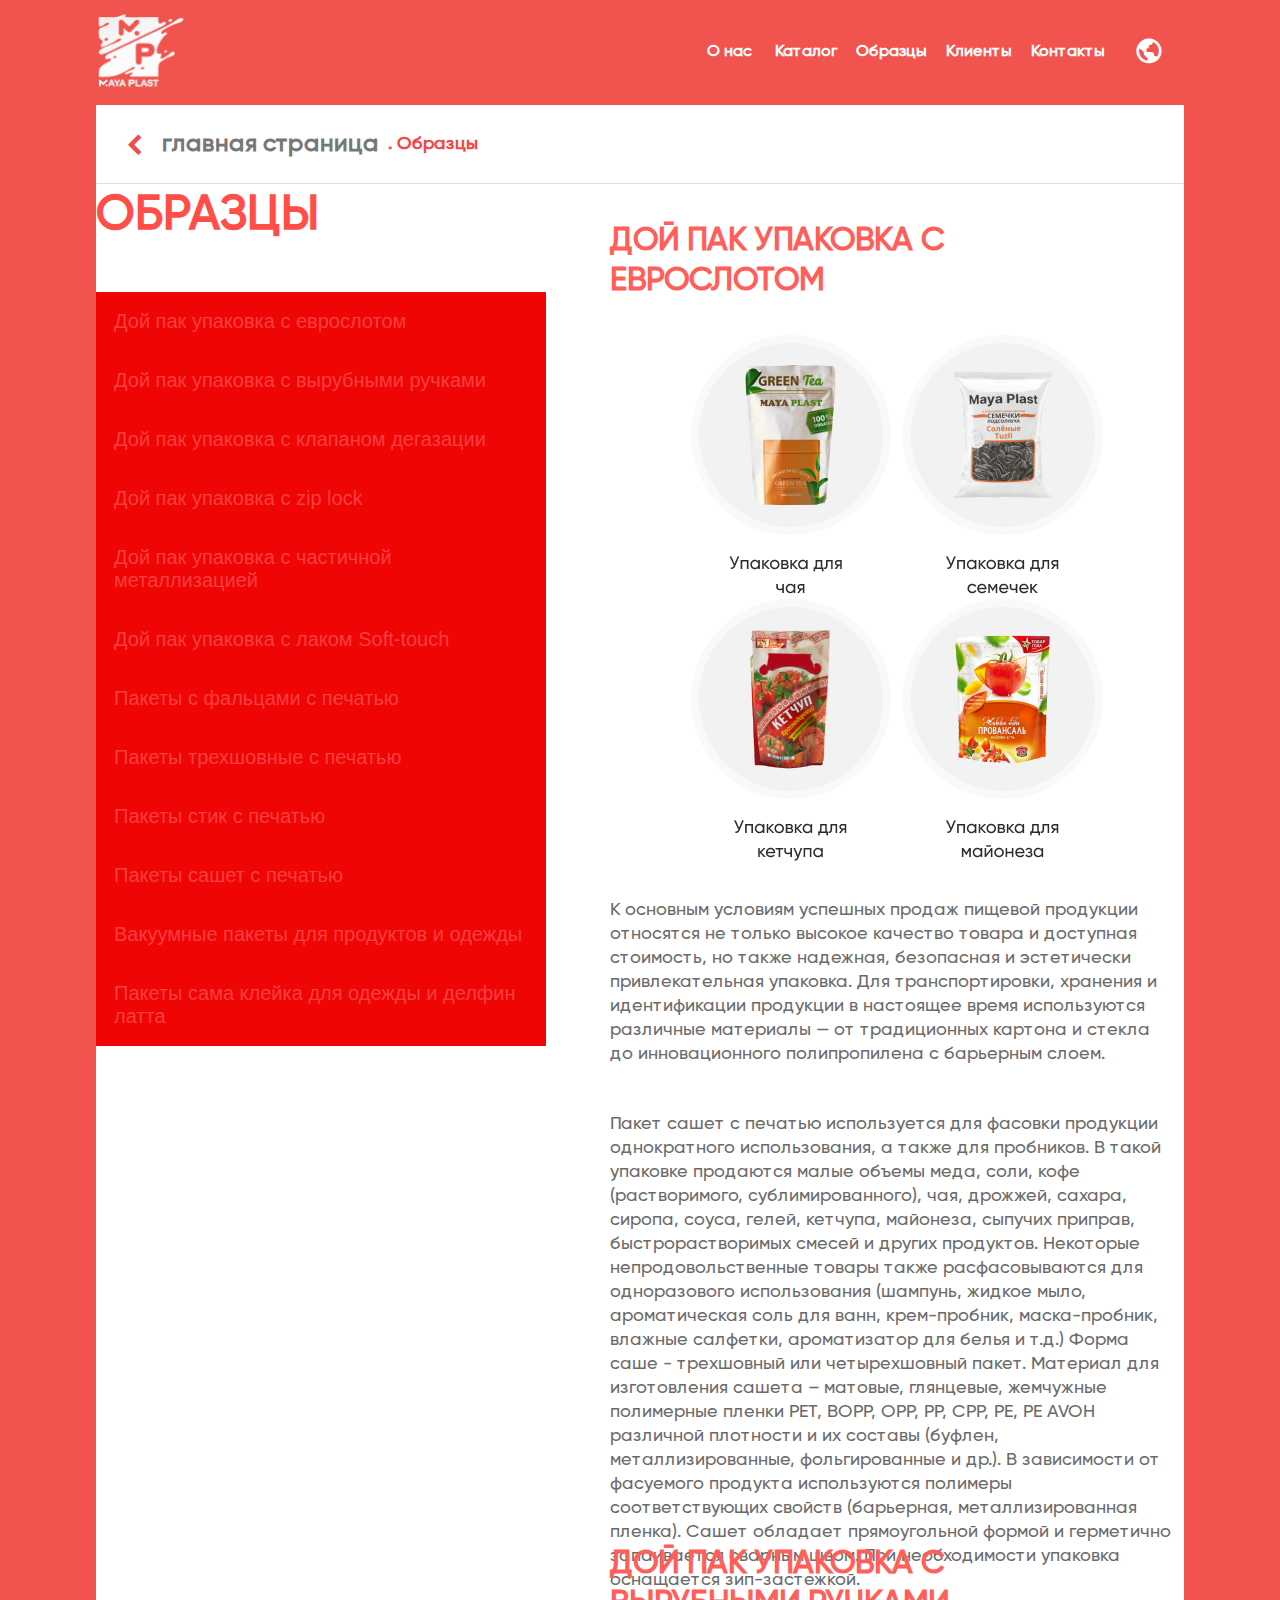
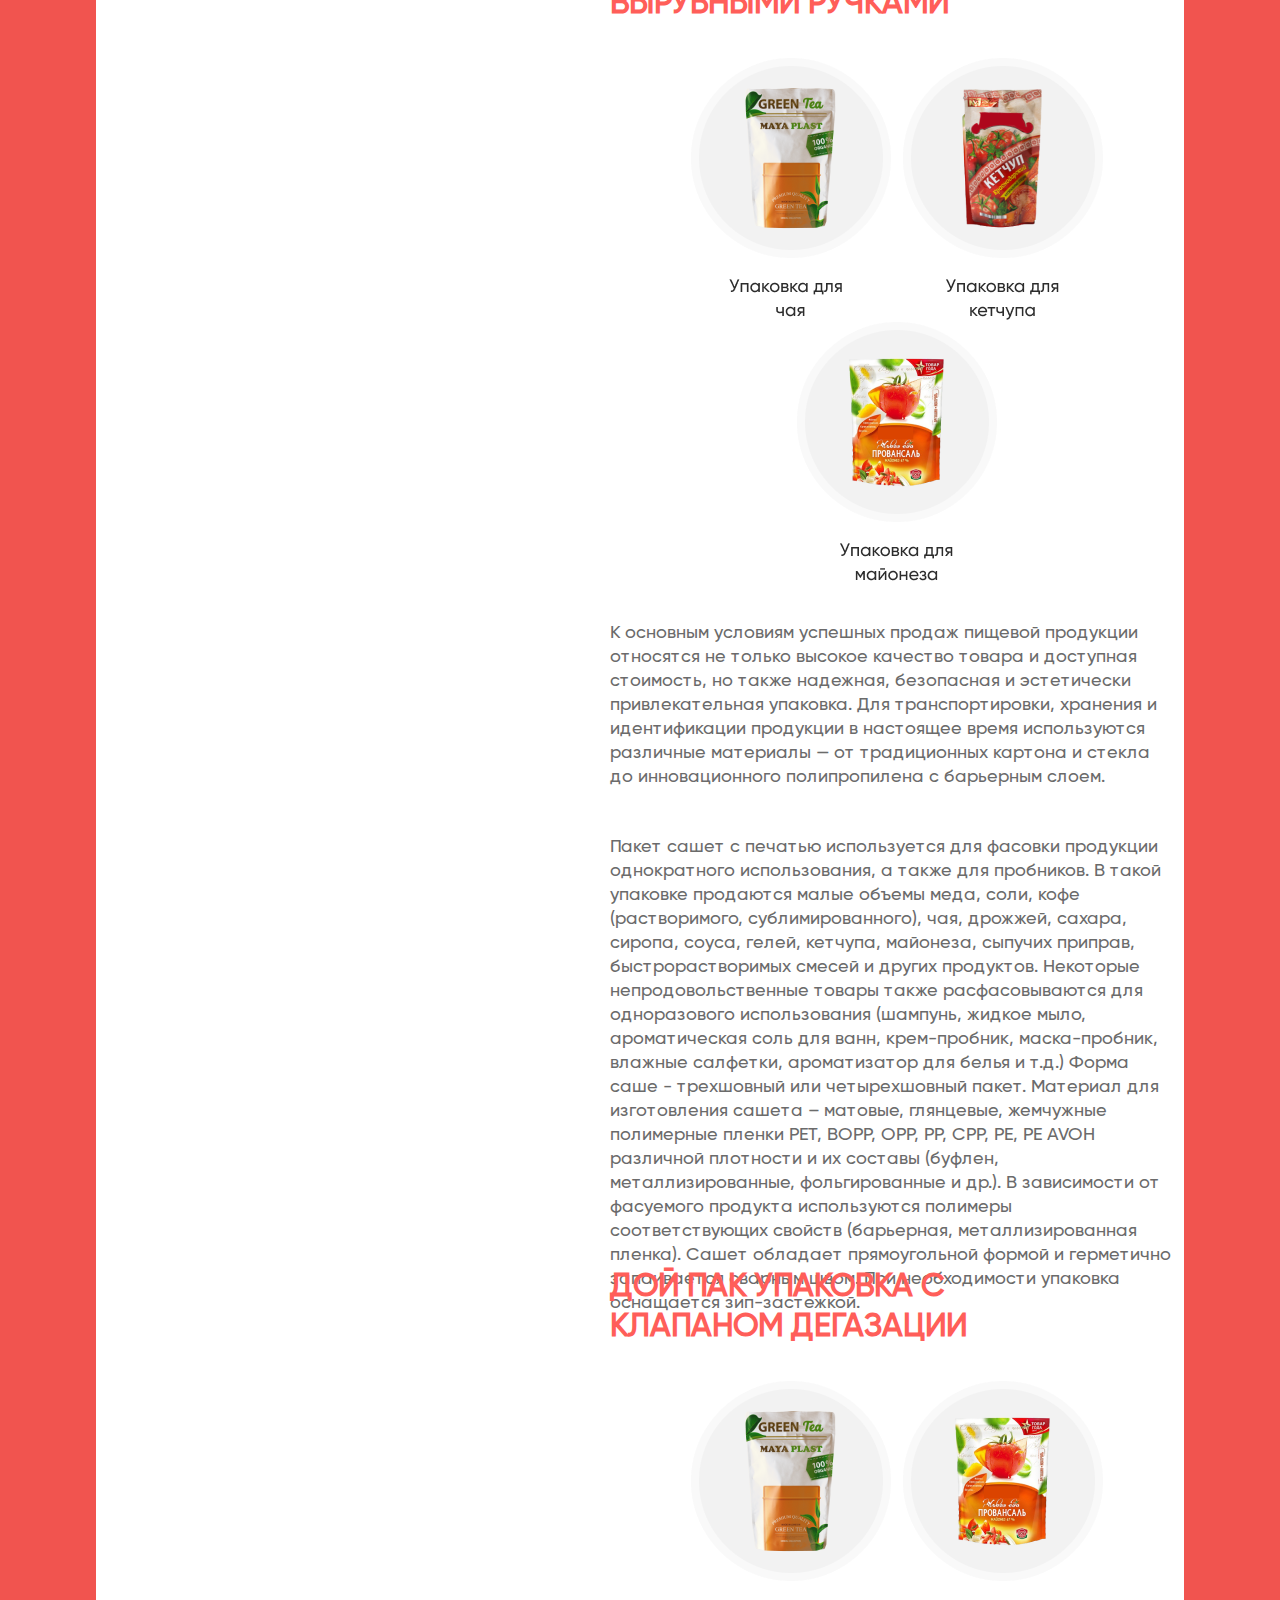
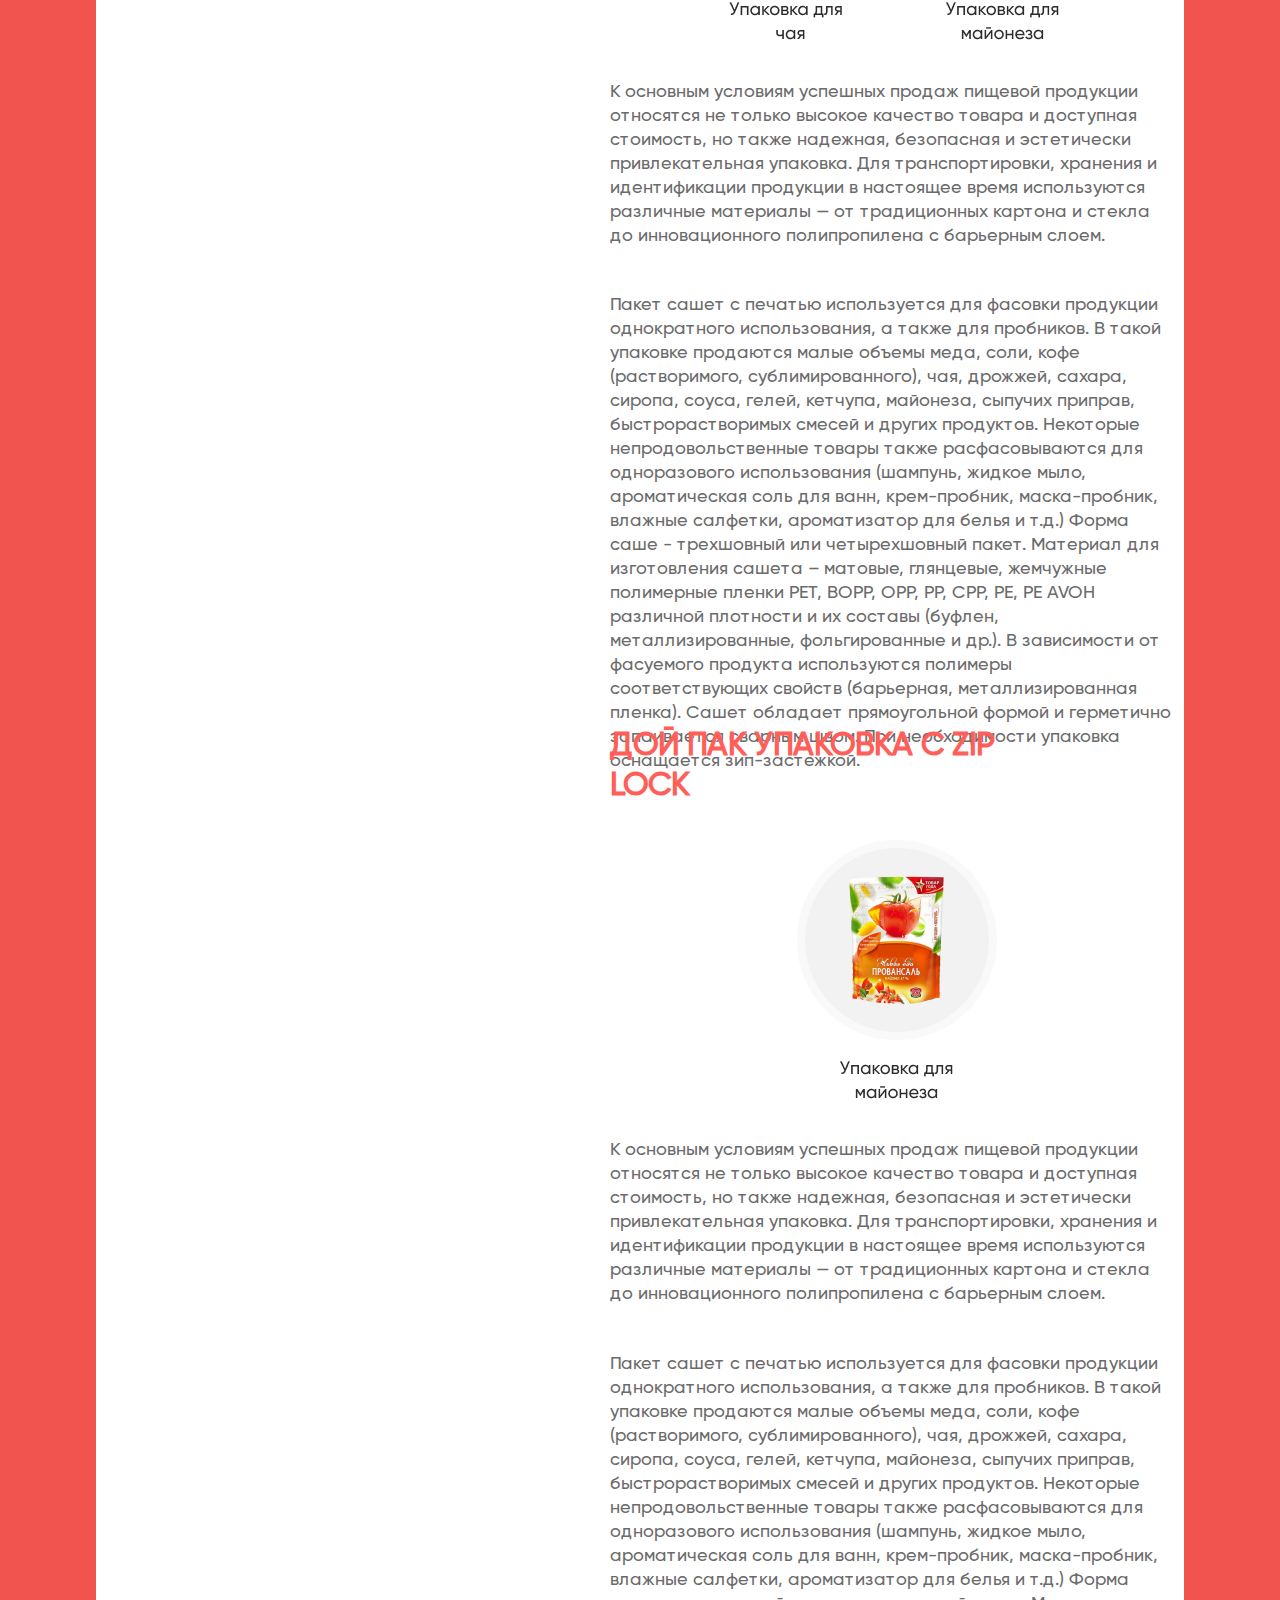
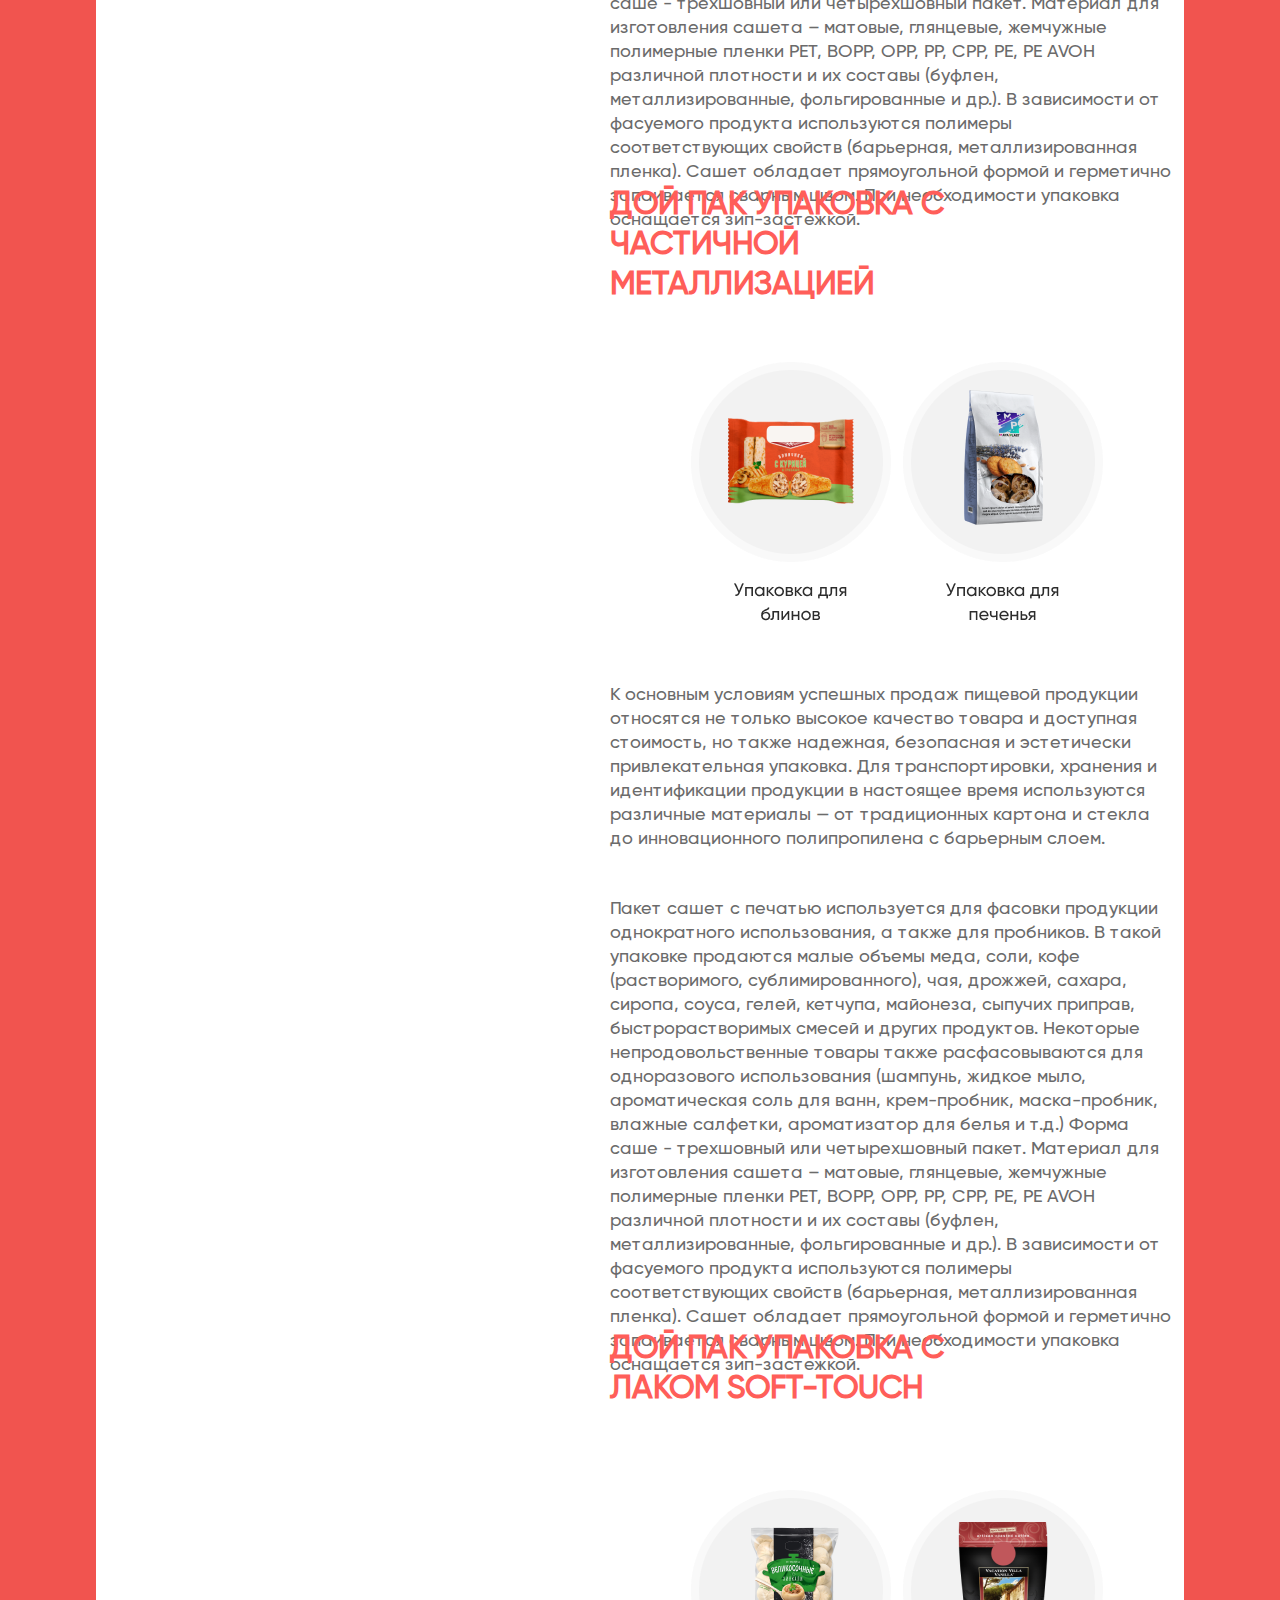
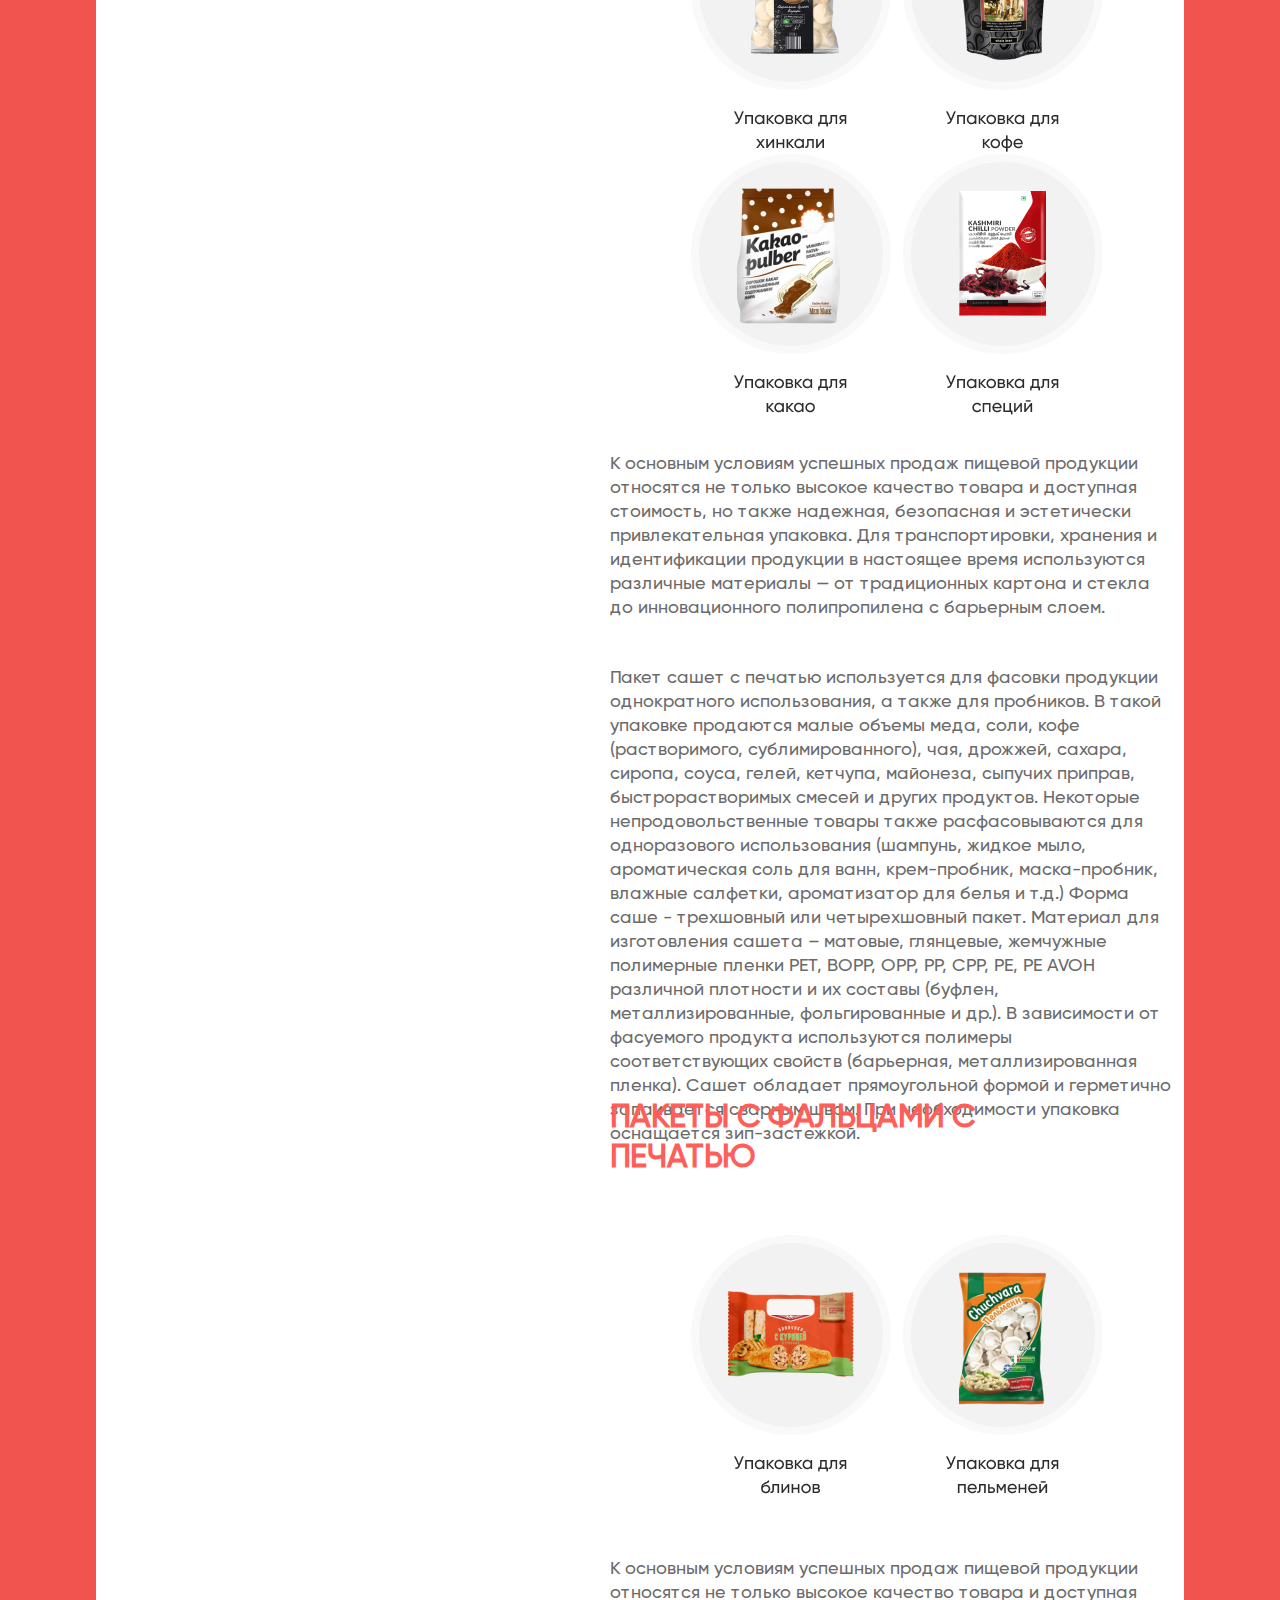
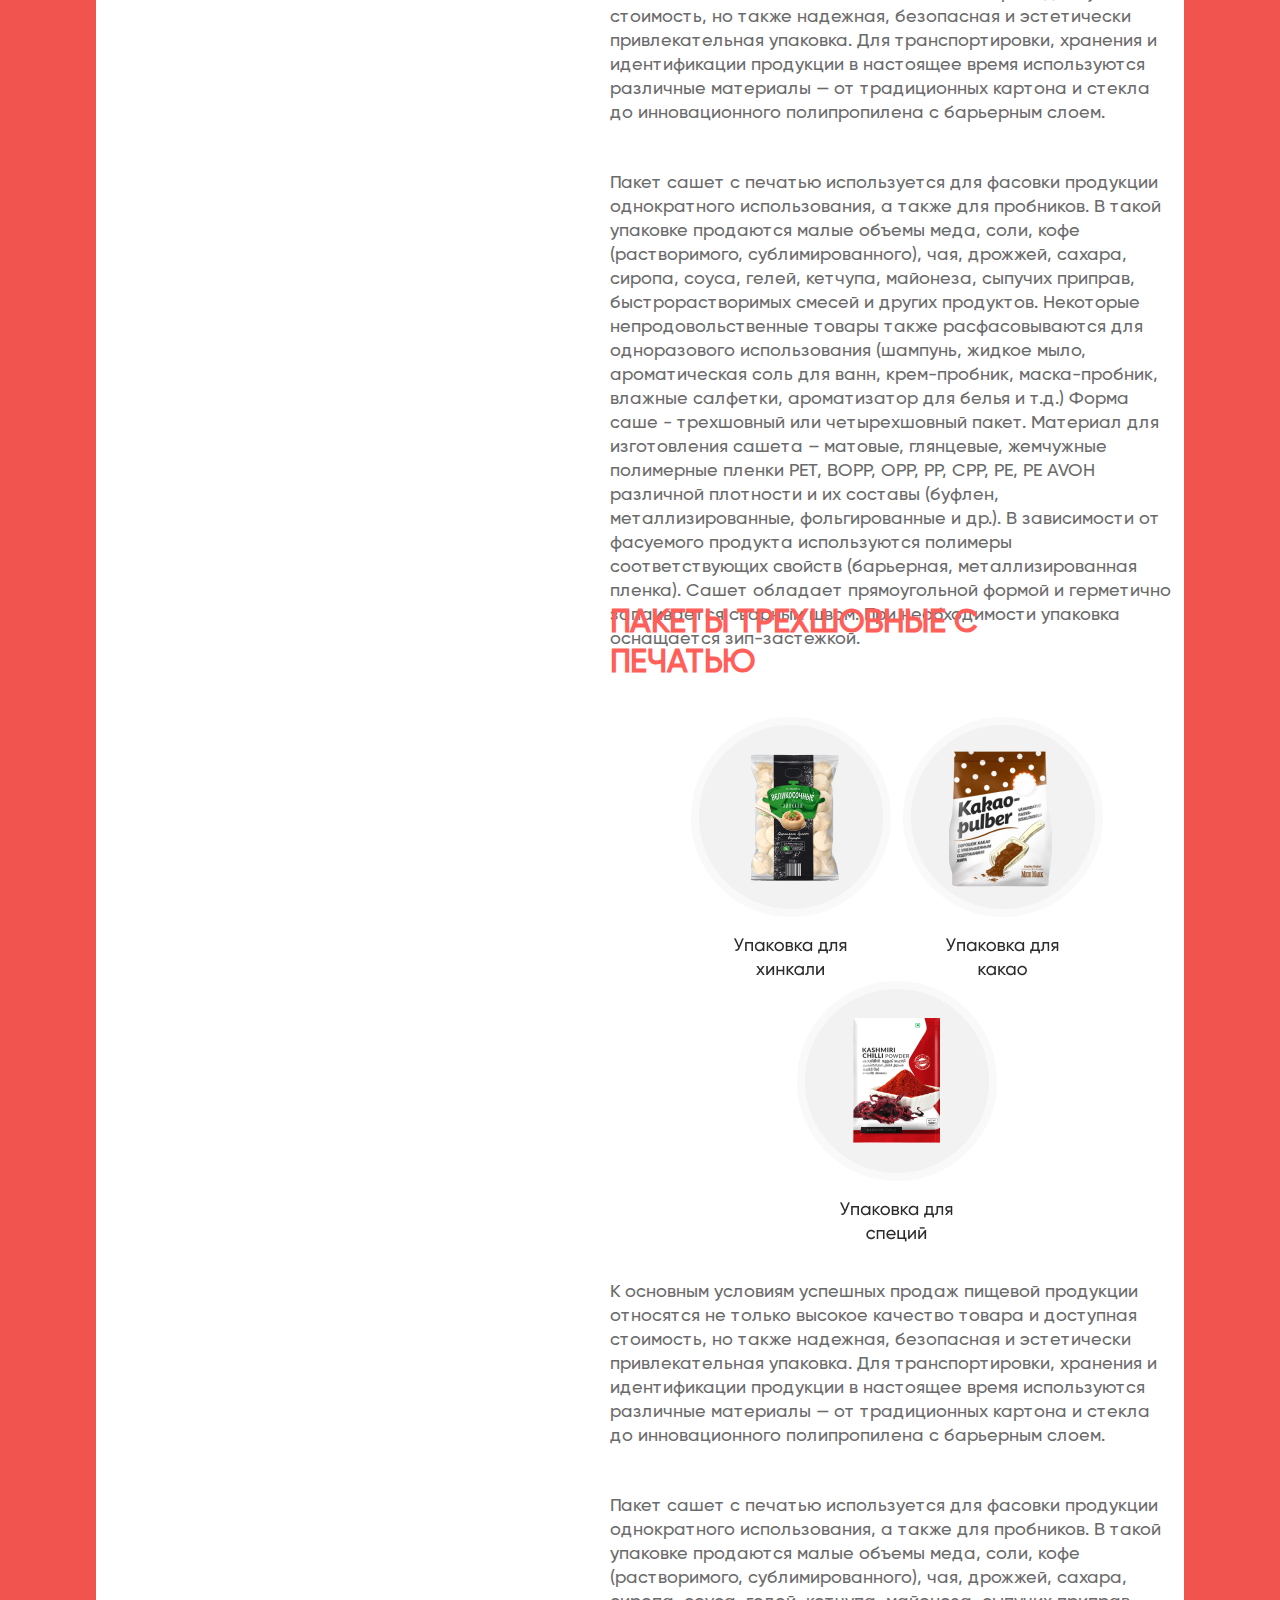
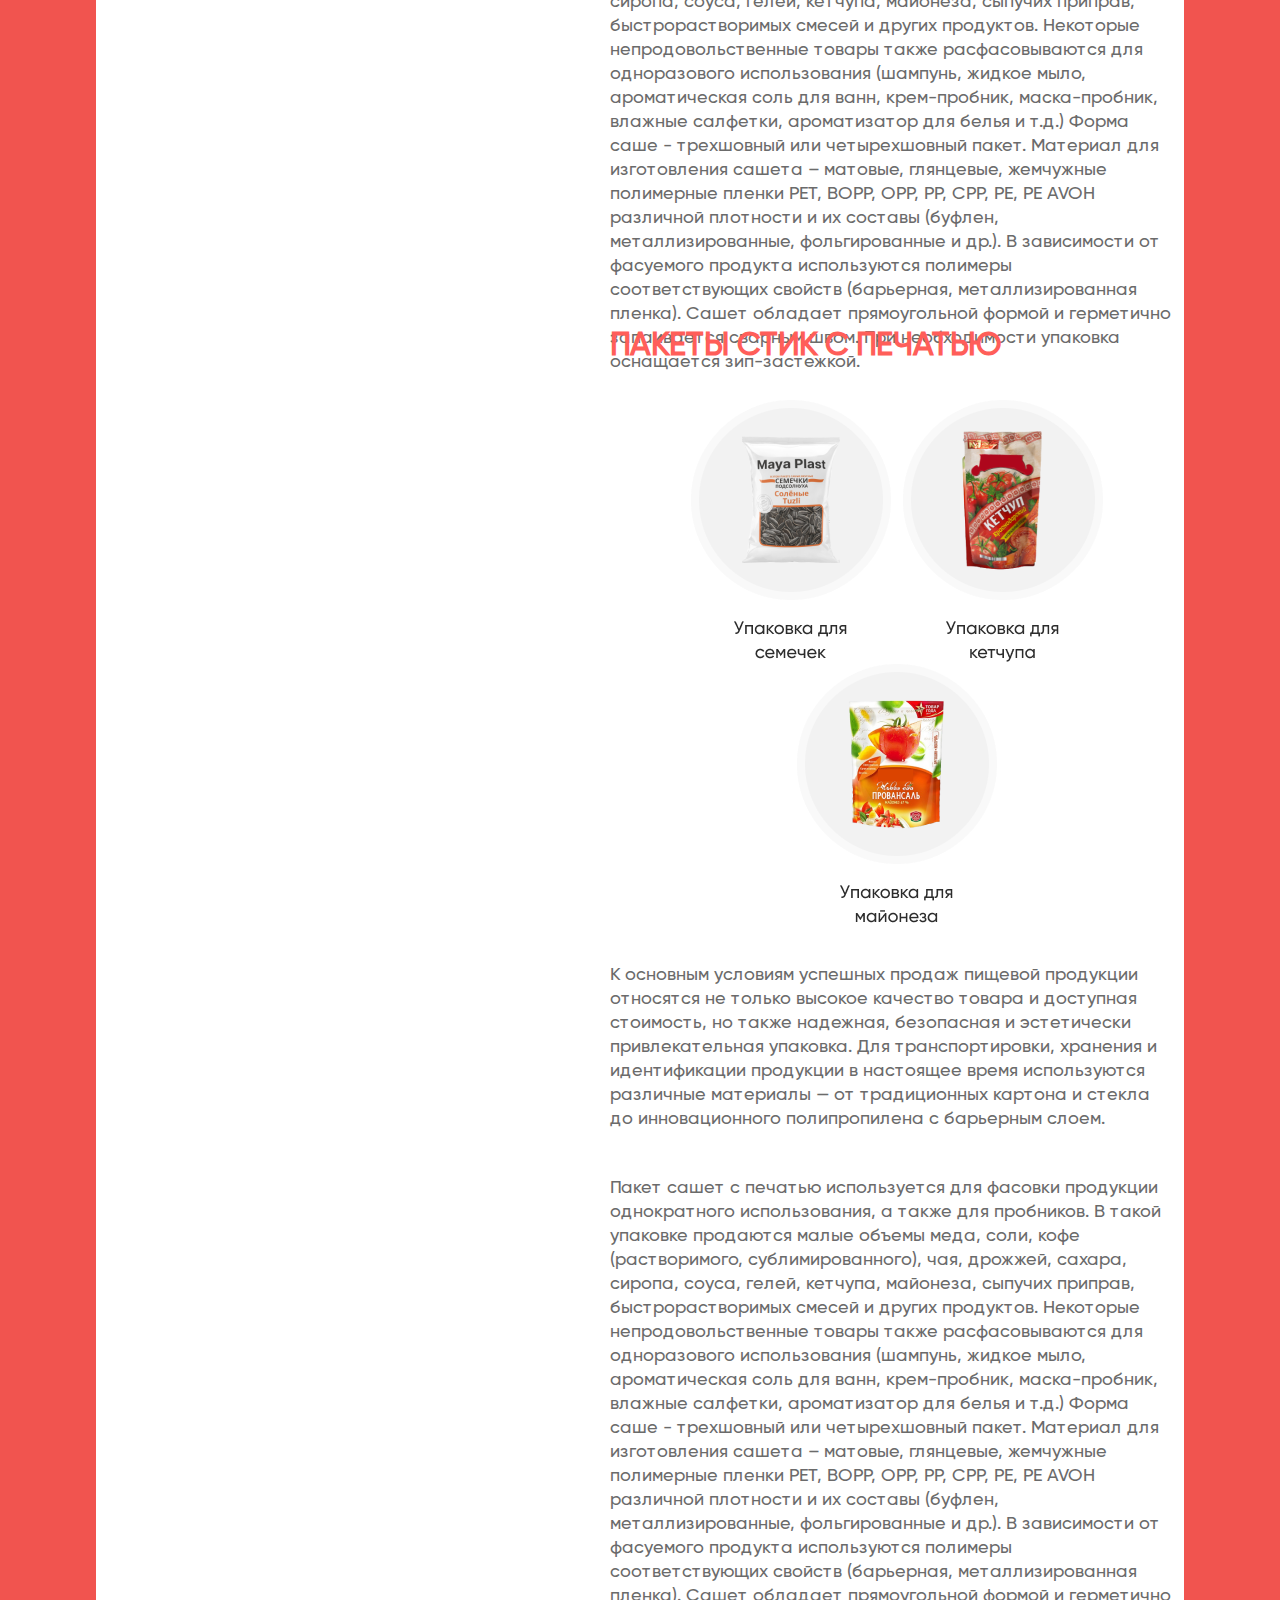
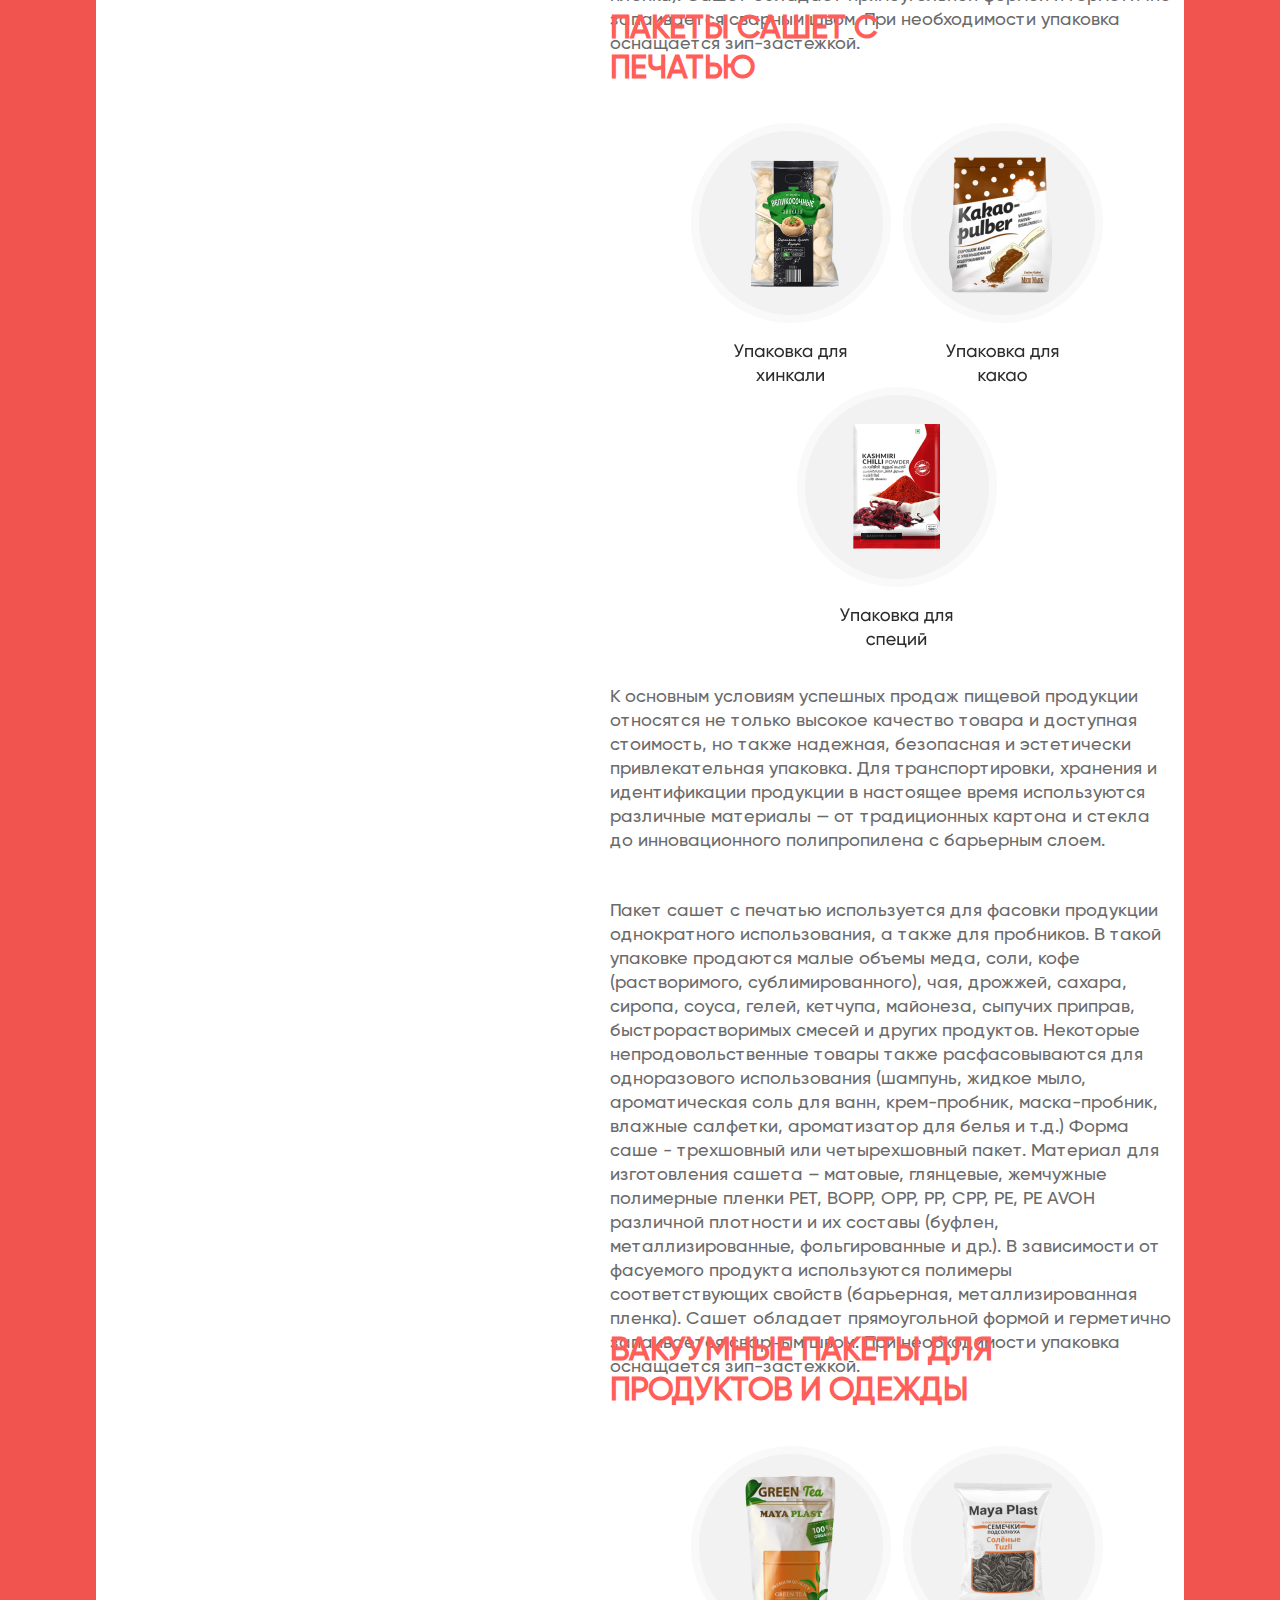
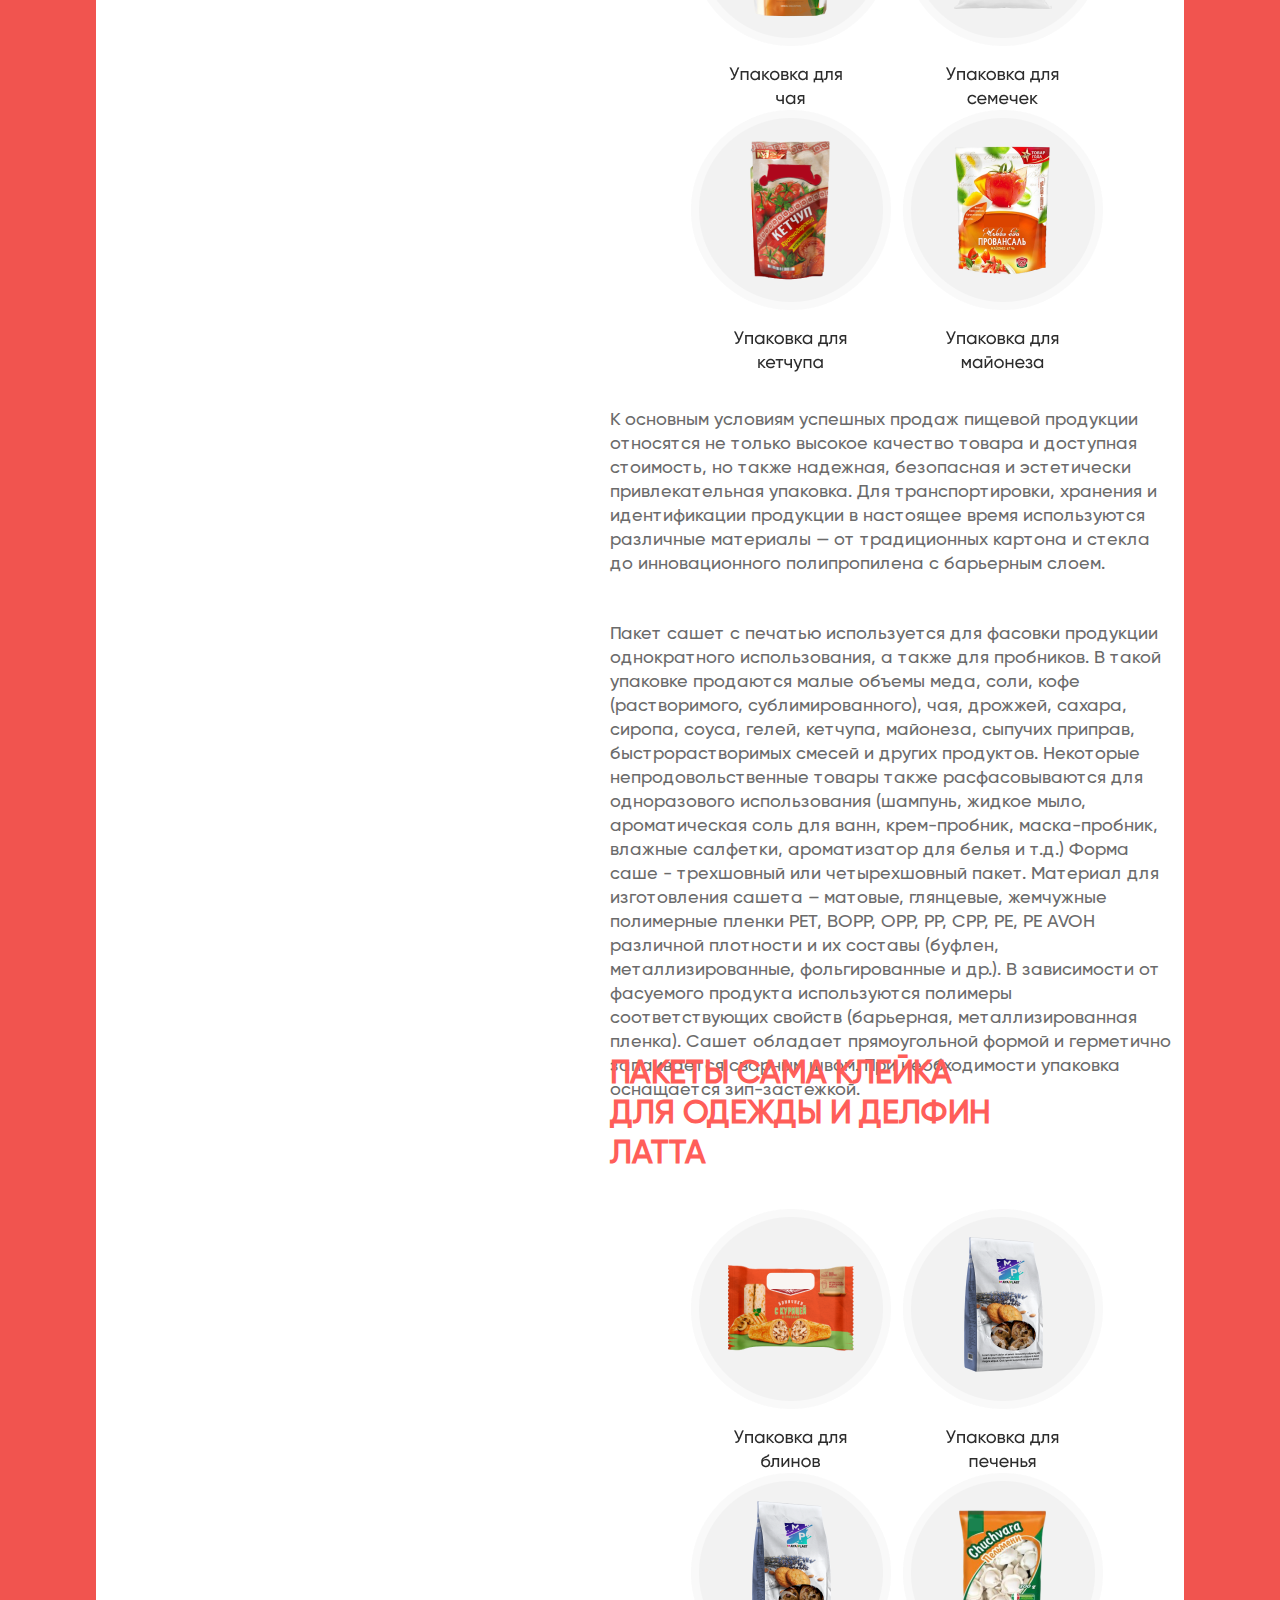
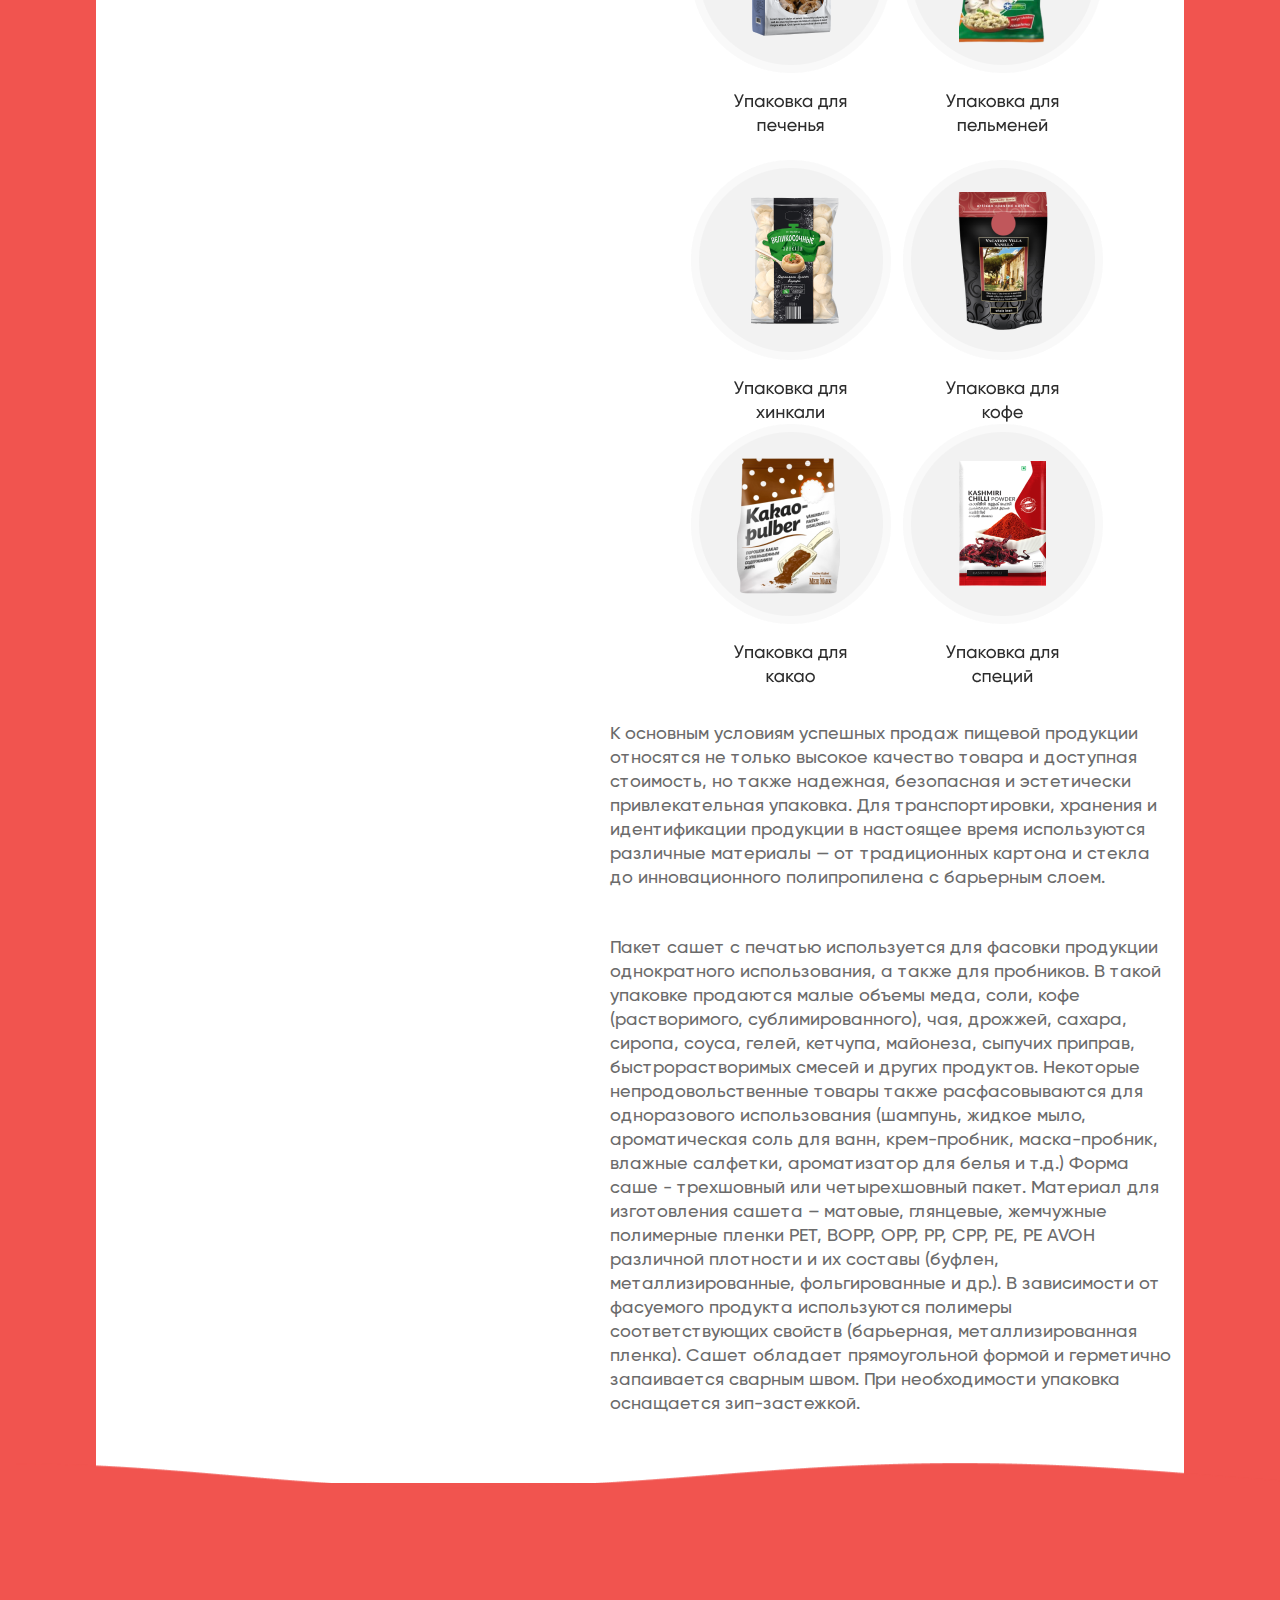
<file: obraz.html>
<!DOCTYPE html>
<html lang="en">

<head>
    <meta charset="UTF-8">
    <meta http-equiv="X-UA-Compatible" content="IE=edge">
    <meta name="viewport" content="width=device-width, initial-scale=1.0">
    <title>Document</title>
    <link rel="stylesheet" href="obraz.css">
    <link rel="stylesheet" href="./boxicons-master/css/boxicons.min.css">

    <link href="https://cdn.jsdelivr.net/npm/bootstrap@5.1.0/dist/css/bootstrap.min.css" rel="stylesheet"
        integrity="sha384-KyZXEAg3QhqLMpG8r+8fhAXLRk2vvoC2f3B09zVXn8CA5QIVfZOJ3BCsw2P0p/We" crossorigin="anonymous">
</head>

<body>
    <div class="container22">
        <div class="navbar11">
            <div class="container11 ">
                <div class="logo">
                    <a href="./index.html"><img style="width: 90px;" src="./img/Logo Maya Plast 3.png" alt=""></a>
                    </div>
                <i class='bx bx-menu bx-burst' style='color:#ffffff'></i>
                <ul>
                    <li><a href="onas.html">О нас</a></li>
                    <li><a href="katalog.html">Каталог</a></li>
                    <li><a href="obraz.html">Образцы</a></li>
                    <li><a href="klient.html">Клиенты</a></li>
                    <li><a href="kontact.html">Контакты</a></li>
                    <li><i class='bx bx-world bx-spin' style='font-size: 30px; color:#fff'></i></li>
                </ul>

            </div>
        </div>
        <div id="navUl" class="none">
            <ul>
                <li><a href="onas.html">О нас</a></li>
                <li><a href="katalog.html">Каталог</a></li>
                <li><a href="obraz.html">Образцы</a></li>
                <li><a href="klient.html">Клиенты</a></li>
                <li><a href="kontact.html">Контакты</a></li>
                <li><i class='bx bx-world bx-spin' style='font-size: 40px; color:rgb(248, 62, 62)'></i></li>
                <div id="opshn" class="none">
                    <div id="lengs">
                        <div class="lengs-box">
                            <h4>UZ</h4>
                        </div>
                        <div class="lengs-box">
                            <h4>ENG</h4>
                        </div>
                        <div class="lengs-box">
                            <h4>RU</h4>
                        </div>
                    </div>
                </div>
            </ul>
        </div>



        <div class="katalog_center">
            <div class="footer_heder">
                <i class='bx bxs-chevron-left bx-fade-right' style='color:#ec4d4d'></i>
                <a href="index.html">главная страница</a>
                <!-- <a href="">. Образцы</a> -->
                <a href="" id="acolor">. Образцы</a>
            </div>
            <div class="katalog_center_top">
                <div class="katalog_center_left">
                    <h1>Образцы</h1>
                    <nav>

                        <div class="collecti">
                            <div class="nav flex-column nav-pills me-3" id="v-pills-tab" role="tablist"
                                aria-orientation="vertical">
                                <button class="nav-link" id="v-pills-home-tab" data-bs-toggle="pill"
                                    data-bs-target="#v-pills-home" type="button" role="tab" aria-controls="v-pills-home"
                                    aria-selected="true">Дой пак упаковка с еврослотом</button>
                                <button class="nav-link" id="v-pills-profile-tab" data-bs-toggle="pill"
                                    data-bs-target="#v-pills-profile" type="button" role="tab"
                                    aria-controls="v-pills-profile" aria-selected="false">Дой пак упаковка с вырубными
                                    ручками</button>
                                <button class="nav-link" id="v-pills-messages-tab" data-bs-toggle="pill"
                                    data-bs-target="#v-pills-messages" type="button" role="tab"
                                    aria-controls="v-pills-messages" aria-selected="false">Дой пак упаковка с клапаном
                                    дегазации</button>
                                <button class="nav-link" id="v-pills-settings-tab" data-bs-toggle="pill"
                                    data-bs-target="#v-pills-settings" type="button" role="tab"
                                    aria-controls="v-pills-settings" aria-selected="false">Дой пак упаковка с zip
                                    lock</button>
                                <button class="nav-link" id="v-pills-settings1-tab" data-bs-toggle="pill"
                                    data-bs-target="#v-pills-settings1" type="button" role="tab"
                                    aria-controls="v-pills-settings1" aria-selected="false">Дой пак упаковка с частичной
                                    металлизацией</button>
                                <button class="nav-link" id="v-pills-settings2-tab" data-bs-toggle="pill"
                                    data-bs-target="#v-pills-settings2" type="button" role="tab"
                                    aria-controls="v-pills-settings2" aria-selected="false">Дой пак упаковка с лаком
                                    Soft-touch</button>
                                <button class="nav-link" id="v-pills-settings3-tab" data-bs-toggle="pill"
                                    data-bs-target="#v-pills-settings3" type="button" role="tab"
                                    aria-controls="v-pills-settings3" aria-selected="false">Пакеты с фальцами с
                                    печатью</button>
                                <button class="nav-link" id="v-pills-settings4-tab" data-bs-toggle="pill"
                                    data-bs-target="#v-pills-settings4" type="button" role="tab"
                                    aria-controls="v-pills-settings4" aria-selected="false">Пакеты трехшовные с
                                    печатью</button>
                                <button class="nav-link" id="v-pills-settings5-tab" data-bs-toggle="pill"
                                    data-bs-target="#v-pills-settings5" type="button" role="tab"
                                    aria-controls="v-pills-settings5" aria-selected="false">Пакеты стик с
                                    печатью</button>
                                <button class="nav-link" id="v-pills-settings6-tab" data-bs-toggle="pill"
                                    data-bs-target="#v-pills-settings6" type="button" role="tab"
                                    aria-controls="v-pills-settings6" aria-selected="false">Пакеты сашет с
                                    печатью</button>
                                <button class="nav-link" id="v-pills-settings7-tab" data-bs-toggle="pill"
                                    data-bs-target="#v-pills-settings7" type="button" role="tab"
                                    aria-controls="v-pills-settings7" aria-selected="false">Вакуумные пакеты для
                                    продуктов и одежды</button>
                                <button class="nav-link" id="v-pills-settings8-tab" data-bs-toggle="pill"
                                    data-bs-target="#v-pills-settings8" type="button" role="tab"
                                    aria-controls="v-pills-settings8" aria-selected="false">Пакеты сама клейка для одежды
                                    и делфин латта</button>
                            </div>
                            <div class="tab-content" id="v-pills-tabContent">
                                <div class="tab-pane fade show active" id="v-pills-home" role="tabpanel"
                                    aria-labelledby="v-pills-home-tab">
                                    <div class="katalog_center_right">
                                        <h2>Дой пак упаковка с еврослотом </h2>


                                        <div class="katalog_center_right_collection">
                                            <div class="collection">
                                                <img src="./katalog.img/Group 39292.png" alt="">
                                                <img src="./katalog.img/Group 39294.png" alt="">
                                                <img src="./katalog.img/Group 39304.png" alt="">
                                                <img src="./katalog.img/Group 39305.png" alt="">
                                            </div>
                                            <!-- <div class="collection">
                                        <img src="./katalog.img/Group 39325.png" alt="">
                                        <img src="./katalog.img/Group 39326 (1).png" alt="">
                                        <img src="./katalog.img/Group 39326.png" alt="">
                                        <img src="./katalog.img/Group 39331.png" alt="">
                                    </div>
                                    <div class="collection">
                                        <img src="./katalog.img/Group 39332.png" alt="">
                                        <img src="./katalog.img/Group 39389 (4).png" alt="">
                                        <img src="./katalog.img/Group 39390 (2).png" alt="">
                                        <img src="./katalog.img/Group 39391 (1).png" alt="">
                                    </div> -->
                                        </div>

                                        <p>К основным условиям успешных продаж пищевой продукции относятся не только
                                            высокое
                                            качество товара и
                                            доступная стоимость, но также надежная, безопасная и эстетически
                                            привлекательная
                                            упаковка. Для
                                            транспортировки, хранения и идентификации продукции в настоящее время
                                            используются различные
                                            материалы — от традиционных картона и стекла до инновационного полипропилена
                                            с
                                            барьерным слоем.</p>
                                        <p>Пакет сашет с печатью используется для фасовки продукции однократного
                                            использования, а также для
                                            пробников. В такой упаковке продаются малые объемы меда, соли, кофе
                                            (растворимого,
                                            сублимированного), чая, дрожжей, сахара, сиропа, соуса, гелей, кетчупа,
                                            майонеза, сыпучих приправ,
                                            быстрорастворимых смесей и других продуктов. Некоторые непродовольственные
                                            товары также
                                            расфасовываются для одноразового использования (шампунь, жидкое мыло,
                                            ароматическая соль для ванн,
                                            крем-пробник, маска-пробник, влажные салфетки, ароматизатор для белья и
                                            т.д.)

                                            Форма саше - трехшовный или четырехшовный пакет. Материал для изготовления
                                            сашета – матовые,
                                            глянцевые, жемчужные полимерные пленки PET, BOPP, OPP, PP, CPP, PE, PE AVOH
                                            различной плотности и их
                                            составы (буфлен, металлизированные, фольгированные и др.). В зависимости от
                                            фасуемого продукта
                                            используются полимеры соответствующих свойств (барьерная, металлизированная
                                            пленка). Сашет обладает
                                            прямоугольной формой и герметично запаивается сварным швом. При
                                            необходимости
                                            упаковка оснащается
                                            зип-застежкой.
                                        </p>




                                    </div>

                                </div>
                                <div class="tab-pane fade" id="v-pills-profile" role="tabpanel"
                                    aria-labelledby="v-pills-profile-tab">

                                    <div class="katalog_center_right">
                                        <h2>Дой пак упаковка с вырубными ручками</h2>


                                        <div class="katalog_center_right_collection">
                                            <div class="collection">
                                                <img src="./katalog.img/Group 39292.png" alt="">
                                                <!-- <img src="./katalog.img/Group 39294.png" alt=""> -->
                                                <img src="./katalog.img/Group 39304.png" alt="">
                                                <img src="./katalog.img/Group 39305.png" alt="">
                                            </div>
                                            <!-- <div class="collection">
                                        <img src="./katalog.img/Group 39325.png" alt="">
                                        <img src="./katalog.img/Group 39326 (1).png" alt="">
                                        <img src="./katalog.img/Group 39326.png" alt="">
                                        <img src="./katalog.img/Group 39331.png" alt="">
                                    </div>
                                    <div class="collection">
                                        <img src="./katalog.img/Group 39332.png" alt="">
                                        <img src="./katalog.img/Group 39389 (4).png" alt="">
                                        <img src="./katalog.img/Group 39390 (2).png" alt="">
                                        <img src="./katalog.img/Group 39391 (1).png" alt="">
                                    </div> -->
                                        </div>

                                        <p>К основным условиям успешных продаж пищевой продукции относятся не только
                                            высокое
                                            качество товара и
                                            доступная стоимость, но также надежная, безопасная и эстетически
                                            привлекательная
                                            упаковка. Для
                                            транспортировки, хранения и идентификации продукции в настоящее время
                                            используются различные
                                            материалы — от традиционных картона и стекла до инновационного полипропилена
                                            с
                                            барьерным слоем.</p>
                                        <p>Пакет сашет с печатью используется для фасовки продукции однократного
                                            использования, а также для
                                            пробников. В такой упаковке продаются малые объемы меда, соли, кофе
                                            (растворимого,
                                            сублимированного), чая, дрожжей, сахара, сиропа, соуса, гелей, кетчупа,
                                            майонеза, сыпучих приправ,
                                            быстрорастворимых смесей и других продуктов. Некоторые непродовольственные
                                            товары также
                                            расфасовываются для одноразового использования (шампунь, жидкое мыло,
                                            ароматическая соль для ванн,
                                            крем-пробник, маска-пробник, влажные салфетки, ароматизатор для белья и
                                            т.д.)

                                            Форма саше - трехшовный или четырехшовный пакет. Материал для изготовления
                                            сашета – матовые,
                                            глянцевые, жемчужные полимерные пленки PET, BOPP, OPP, PP, CPP, PE, PE AVOH
                                            различной плотности и их
                                            составы (буфлен, металлизированные, фольгированные и др.). В зависимости от
                                            фасуемого продукта
                                            используются полимеры соответствующих свойств (барьерная, металлизированная
                                            пленка). Сашет обладает
                                            прямоугольной формой и герметично запаивается сварным швом. При
                                            необходимости
                                            упаковка оснащается
                                            зип-застежкой.
                                        </p>




                                    </div>


                                </div>
                                <div class="tab-pane fade" id="v-pills-messages" role="tabpanel"
                                    aria-labelledby="v-pills-messages-tab">
                                    <div class="katalog_center_right">
                                        <h2>Дой пак упаковка с клапаном дегазации</h2>


                                        <div class="katalog_center_right_collection">
                                            <div class="collection">
                                                <img src="./katalog.img/Group 39292.png" alt="">
                                                <!-- <img src="./katalog.img/Group 39294.png" alt=""> -->
                                                <!-- <img src="./katalog.img/Group 39304.png" alt=""> -->
                                                <img src="./katalog.img/Group 39305.png" alt="">
                                            </div>
                                            <!-- <div class="collection">
                                        <img src="./katalog.img/Group 39325.png" alt="">
                                        <img src="./katalog.img/Group 39326 (1).png" alt="">
                                        <img src="./katalog.img/Group 39326.png" alt="">
                                        <img src="./katalog.img/Group 39331.png" alt="">
                                    </div>
                                    <div class="collection">
                                        <img src="./katalog.img/Group 39332.png" alt="">
                                        <img src="./katalog.img/Group 39389 (4).png" alt="">
                                        <img src="./katalog.img/Group 39390 (2).png" alt="">
                                        <img src="./katalog.img/Group 39391 (1).png" alt="">
                                    </div> -->
                                        </div>

                                        <p>К основным условиям успешных продаж пищевой продукции относятся не только
                                            высокое
                                            качество товара и
                                            доступная стоимость, но также надежная, безопасная и эстетически
                                            привлекательная
                                            упаковка. Для
                                            транспортировки, хранения и идентификации продукции в настоящее время
                                            используются различные
                                            материалы — от традиционных картона и стекла до инновационного полипропилена
                                            с
                                            барьерным слоем.</p>
                                        <p>Пакет сашет с печатью используется для фасовки продукции однократного
                                            использования, а также для
                                            пробников. В такой упаковке продаются малые объемы меда, соли, кофе
                                            (растворимого,
                                            сублимированного), чая, дрожжей, сахара, сиропа, соуса, гелей, кетчупа,
                                            майонеза, сыпучих приправ,
                                            быстрорастворимых смесей и других продуктов. Некоторые непродовольственные
                                            товары также
                                            расфасовываются для одноразового использования (шампунь, жидкое мыло,
                                            ароматическая соль для ванн,
                                            крем-пробник, маска-пробник, влажные салфетки, ароматизатор для белья и
                                            т.д.)

                                            Форма саше - трехшовный или четырехшовный пакет. Материал для изготовления
                                            сашета – матовые,
                                            глянцевые, жемчужные полимерные пленки PET, BOPP, OPP, PP, CPP, PE, PE AVOH
                                            различной плотности и их
                                            составы (буфлен, металлизированные, фольгированные и др.). В зависимости от
                                            фасуемого продукта
                                            используются полимеры соответствующих свойств (барьерная, металлизированная
                                            пленка). Сашет обладает
                                            прямоугольной формой и герметично запаивается сварным швом. При
                                            необходимости
                                            упаковка оснащается
                                            зип-застежкой.
                                        </p>




                                    </div>


                                </div>
                                <div class="tab-pane fade" id="v-pills-settings" role="tabpanel"
                                    aria-labelledby="v-pills-settings-tab">

                                    <div class="katalog_center_right">
                                        <h2>Дой пак упаковка с zip lock</h2>


                                        <div class="katalog_center_right_collection">
                                            <div class="collection">
                                                <!-- <img src="./katalog.img/Group 39292.png" alt=""> -->
                                                <!-- <img src="./katalog.img/Group 39294.png" alt=""> -->
                                                <!-- <img src="./katalog.img/Group 39304.png" alt=""> -->
                                                <img src="./katalog.img/Group 39305.png" alt="">
                                            </div>
                                            <!-- <div class="collection">
                                        <img src="./katalog.img/Group 39325.png" alt="">
                                        <img src="./katalog.img/Group 39326 (1).png" alt="">
                                        <img src="./katalog.img/Group 39326.png" alt="">
                                        <img src="./katalog.img/Group 39331.png" alt="">
                                    </div>
                                    <div class="collection">
                                        <img src="./katalog.img/Group 39332.png" alt="">
                                        <img src="./katalog.img/Group 39389 (4).png" alt="">
                                        <img src="./katalog.img/Group 39390 (2).png" alt="">
                                        <img src="./katalog.img/Group 39391 (1).png" alt="">
                                    </div> -->
                                        </div>

                                        <p>К основным условиям успешных продаж пищевой продукции относятся не только
                                            высокое
                                            качество товара и
                                            доступная стоимость, но также надежная, безопасная и эстетически
                                            привлекательная
                                            упаковка. Для
                                            транспортировки, хранения и идентификации продукции в настоящее время
                                            используются различные
                                            материалы — от традиционных картона и стекла до инновационного полипропилена
                                            с
                                            барьерным слоем.</p>
                                        <p>Пакет сашет с печатью используется для фасовки продукции однократного
                                            использования, а также для
                                            пробников. В такой упаковке продаются малые объемы меда, соли, кофе
                                            (растворимого,
                                            сублимированного), чая, дрожжей, сахара, сиропа, соуса, гелей, кетчупа,
                                            майонеза, сыпучих приправ,
                                            быстрорастворимых смесей и других продуктов. Некоторые непродовольственные
                                            товары также
                                            расфасовываются для одноразового использования (шампунь, жидкое мыло,
                                            ароматическая соль для ванн,
                                            крем-пробник, маска-пробник, влажные салфетки, ароматизатор для белья и
                                            т.д.)

                                            Форма саше - трехшовный или четырехшовный пакет. Материал для изготовления
                                            сашета – матовые,
                                            глянцевые, жемчужные полимерные пленки PET, BOPP, OPP, PP, CPP, PE, PE AVOH
                                            различной плотности и их
                                            составы (буфлен, металлизированные, фольгированные и др.). В зависимости от
                                            фасуемого продукта
                                            используются полимеры соответствующих свойств (барьерная, металлизированная
                                            пленка). Сашет обладает
                                            прямоугольной формой и герметично запаивается сварным швом. При
                                            необходимости
                                            упаковка оснащается
                                            зип-застежкой.
                                        </p>




                                    </div>

                                </div>
                                <div class="tab-pane fade" id="v-pills-settings1" role="tabpanel"
                                    aria-labelledby="v-pills-settings1-tab">

                                    <div class="katalog_center_right">
                                        <h2>Дой пак упаковка с частичной металлизацией</h2>


                                        <div class="katalog_center_right_collection">
                                            <div class="collection">
                                                <!-- <img src="./katalog.img/Group 39292.png" alt=""> -->
                                                <!-- <img src="./katalog.img/Group 39294.png" alt=""> -->
                                                <!-- <img src="./katalog.img/Group 39304.png" alt=""> -->
                                                <!-- <img src="./katalog.img/Group 39305.png" alt=""> -->
                                            </div>
                                            <div class="collection">
                                        <img src="./katalog.img/Group 39325.png" alt="">
                                        <img src="./katalog.img/Group 39326 (1).png" alt="">
                                        <!-- <img src="./katalog.img/Group 39326.png" alt=""> -->
                                        <!-- <img src="./katalog.img/Group 39331.png" alt=""> -->
                                    </div>
                                    <div class="collection">
                                        <!-- <img src="./katalog.img/Group 39332.png" alt=""> -->
                                        <!-- <img src="./katalog.img/Group 39389 (4).png" alt=""> -->
                                        <!-- <img src="./katalog.img/Group 39390 (2).png" alt=""> -->
                                        <!-- <img src="./katalog.img/Group 39391 (1).png" alt=""> -->
                                    </div>
                                        </div>

                                        <p>К основным условиям успешных продаж пищевой продукции относятся не только
                                            высокое
                                            качество товара и
                                            доступная стоимость, но также надежная, безопасная и эстетически
                                            привлекательная
                                            упаковка. Для
                                            транспортировки, хранения и идентификации продукции в настоящее время
                                            используются различные
                                            материалы — от традиционных картона и стекла до инновационного полипропилена
                                            с
                                            барьерным слоем.</p>
                                        <p>Пакет сашет с печатью используется для фасовки продукции однократного
                                            использования, а также для
                                            пробников. В такой упаковке продаются малые объемы меда, соли, кофе
                                            (растворимого,
                                            сублимированного), чая, дрожжей, сахара, сиропа, соуса, гелей, кетчупа,
                                            майонеза, сыпучих приправ,
                                            быстрорастворимых смесей и других продуктов. Некоторые непродовольственные
                                            товары также
                                            расфасовываются для одноразового использования (шампунь, жидкое мыло,
                                            ароматическая соль для ванн,
                                            крем-пробник, маска-пробник, влажные салфетки, ароматизатор для белья и
                                            т.д.)

                                            Форма саше - трехшовный или четырехшовный пакет. Материал для изготовления
                                            сашета – матовые,
                                            глянцевые, жемчужные полимерные пленки PET, BOPP, OPP, PP, CPP, PE, PE AVOH
                                            различной плотности и их
                                            составы (буфлен, металлизированные, фольгированные и др.). В зависимости от
                                            фасуемого продукта
                                            используются полимеры соответствующих свойств (барьерная, металлизированная
                                            пленка). Сашет обладает
                                            прямоугольной формой и герметично запаивается сварным швом. При
                                            необходимости
                                            упаковка оснащается
                                            зип-застежкой.
                                        </p>




                                    </div>

                                </div>
                                <div class="tab-pane fade" id="v-pills-settings2" role="tabpanel"
                                    aria-labelledby="v-pills-settings2-tab">

                                    <div class="katalog_center_right">
                                        <h2>Дой пак упаковка с лаком Soft-touch</h2>


                                        <div class="katalog_center_right_collection">
                                            <div class="collection">
                                                <!-- <img src="./katalog.img/Group 39292.png" alt="">
                                                <img src="./katalog.img/Group 39294.png" alt="">
                                                <img src="./katalog.img/Group 39304.png" alt="">
                                                <img src="./katalog.img/Group 39305.png" alt=""> -->
                                            </div>
                                            <div class="collection">
                                        <!-- <img src="./katalog.img/Group 39325.png" alt="">
                                        <img src="./katalog.img/Group 39326 (1).png" alt="">
                                        <img src="./katalog.img/Group 39326.png" alt="">
                                        <img src="./katalog.img/Group 39331.png" alt=""> -->
                                    </div>
                                    <div class="collection">
                                        <img src="./katalog.img/Group 39332.png" alt="">
                                        <img src="./katalog.img/Group 39389 (4).png" alt="">
                                        <img src="./katalog.img/Group 39390 (2).png" alt="">
                                        <img src="./katalog.img/Group 39391 (1).png" alt="">
                                    </div>
                                        </div>

                                        <p>К основным условиям успешных продаж пищевой продукции относятся не только
                                            высокое
                                            качество товара и
                                            доступная стоимость, но также надежная, безопасная и эстетически
                                            привлекательная
                                            упаковка. Для
                                            транспортировки, хранения и идентификации продукции в настоящее время
                                            используются различные
                                            материалы — от традиционных картона и стекла до инновационного полипропилена
                                            с
                                            барьерным слоем.</p>
                                        <p>Пакет сашет с печатью используется для фасовки продукции однократного
                                            использования, а также для
                                            пробников. В такой упаковке продаются малые объемы меда, соли, кофе
                                            (растворимого,
                                            сублимированного), чая, дрожжей, сахара, сиропа, соуса, гелей, кетчупа,
                                            майонеза, сыпучих приправ,
                                            быстрорастворимых смесей и других продуктов. Некоторые непродовольственные
                                            товары также
                                            расфасовываются для одноразового использования (шампунь, жидкое мыло,
                                            ароматическая соль для ванн,
                                            крем-пробник, маска-пробник, влажные салфетки, ароматизатор для белья и
                                            т.д.)

                                            Форма саше - трехшовный или четырехшовный пакет. Материал для изготовления
                                            сашета – матовые,
                                            глянцевые, жемчужные полимерные пленки PET, BOPP, OPP, PP, CPP, PE, PE AVOH
                                            различной плотности и их
                                            составы (буфлен, металлизированные, фольгированные и др.). В зависимости от
                                            фасуемого продукта
                                            используются полимеры соответствующих свойств (барьерная, металлизированная
                                            пленка). Сашет обладает
                                            прямоугольной формой и герметично запаивается сварным швом. При
                                            необходимости
                                            упаковка оснащается
                                            зип-застежкой.
                                        </p>




                                    </div>

                                </div>
                                <div class="tab-pane fade" id="v-pills-settings3" role="tabpanel"
                                    aria-labelledby="v-pills-settings3-tab">

                                    <div class="katalog_center_right">
                                        <h2>Пакеты с фальцами с печатью</h2>


                                        <div class="katalog_center_right_collection">
                                            <div class="collection">
                                                <!-- <img src="./katalog.img/Group 39292.png" alt="">
                                                <img src="./katalog.img/Group 39294.png" alt="">
                                                <img src="./katalog.img/Group 39304.png" alt="">
                                                <img src="./katalog.img/Group 39305.png" alt=""> -->
                                            </div>
                                            <div class="collection">
                                        <img src="./katalog.img/Group 39325.png" alt="">
                                        <!-- <img src="./katalog.img/Group 39326 (1).png" alt=""> -->
                                        <!-- <img src="./katalog.img/Group 39326.png" alt=""> -->
                                        <img src="./katalog.img/Group 39331.png" alt="">
                                    </div>
                                    <div class="collection">
                                        <!-- <img src="./katalog.img/Group 39332.png" alt="">
                                        <img src="./katalog.img/Group 39389 (4).png" alt="">
                                        <img src="./katalog.img/Group 39390 (2).png" alt="">
                                        <img src="./katalog.img/Group 39391 (1).png" alt=""> -->
                                    </div>
                                        </div>

                                        <p>К основным условиям успешных продаж пищевой продукции относятся не только
                                            высокое
                                            качество товара и
                                            доступная стоимость, но также надежная, безопасная и эстетически
                                            привлекательная
                                            упаковка. Для
                                            транспортировки, хранения и идентификации продукции в настоящее время
                                            используются различные
                                            материалы — от традиционных картона и стекла до инновационного полипропилена
                                            с
                                            барьерным слоем.</p>
                                        <p>Пакет сашет с печатью используется для фасовки продукции однократного
                                            использования, а также для
                                            пробников. В такой упаковке продаются малые объемы меда, соли, кофе
                                            (растворимого,
                                            сублимированного), чая, дрожжей, сахара, сиропа, соуса, гелей, кетчупа,
                                            майонеза, сыпучих приправ,
                                            быстрорастворимых смесей и других продуктов. Некоторые непродовольственные
                                            товары также
                                            расфасовываются для одноразового использования (шампунь, жидкое мыло,
                                            ароматическая соль для ванн,
                                            крем-пробник, маска-пробник, влажные салфетки, ароматизатор для белья и
                                            т.д.)

                                            Форма саше - трехшовный или четырехшовный пакет. Материал для изготовления
                                            сашета – матовые,
                                            глянцевые, жемчужные полимерные пленки PET, BOPP, OPP, PP, CPP, PE, PE AVOH
                                            различной плотности и их
                                            составы (буфлен, металлизированные, фольгированные и др.). В зависимости от
                                            фасуемого продукта
                                            используются полимеры соответствующих свойств (барьерная, металлизированная
                                            пленка). Сашет обладает
                                            прямоугольной формой и герметично запаивается сварным швом. При
                                            необходимости
                                            упаковка оснащается
                                            зип-застежкой.
                                        </p>




                                    </div>

                                </div>
                                <div class="tab-pane fade" id="v-pills-settings4" role="tabpanel"
                                    aria-labelledby="v-pills-settings4-tab">

                                    <div class="katalog_center_right">
                                        <h2>Пакеты трехшовные с печатью</h2>


                                        <div class="katalog_center_right_collection">
                                            <!-- <div class="collection">
                                                <img src="./katalog.img/Group 39292.png" alt="">
                                                <img src="./katalog.img/Group 39294.png" alt="">
                                                <img src="./katalog.img/Group 39304.png" alt="">
                                                <img src="./katalog.img/Group 39305.png" alt="">
                                            </div> -->
                                            <!-- <div class="collection">
                                        <img src="./katalog.img/Group 39325.png" alt="">
                                        <img src="./katalog.img/Group 39326 (1).png" alt="">
                                        <img src="./katalog.img/Group 39326.png" alt="">
                                        <img src="./katalog.img/Group 39331.png" alt="">
                                    </div> -->
                                    <div class="collection">
                                        <img src="./katalog.img/Group 39332.png" alt="">
                                        <!-- <img src="./katalog.img/Group 39389 (4).png" alt=""> -->
                                        <img src="./katalog.img/Group 39390 (2).png" alt="">
                                        <img src="./katalog.img/Group 39391 (1).png" alt="">
                                    </div>
                                        </div>

                                        <p>К основным условиям успешных продаж пищевой продукции относятся не только
                                            высокое
                                            качество товара и
                                            доступная стоимость, но также надежная, безопасная и эстетически
                                            привлекательная
                                            упаковка. Для
                                            транспортировки, хранения и идентификации продукции в настоящее время
                                            используются различные
                                            материалы — от традиционных картона и стекла до инновационного полипропилена
                                            с
                                            барьерным слоем.</p>
                                        <p>Пакет сашет с печатью используется для фасовки продукции однократного
                                            использования, а также для
                                            пробников. В такой упаковке продаются малые объемы меда, соли, кофе
                                            (растворимого,
                                            сублимированного), чая, дрожжей, сахара, сиропа, соуса, гелей, кетчупа,
                                            майонеза, сыпучих приправ,
                                            быстрорастворимых смесей и других продуктов. Некоторые непродовольственные
                                            товары также
                                            расфасовываются для одноразового использования (шампунь, жидкое мыло,
                                            ароматическая соль для ванн,
                                            крем-пробник, маска-пробник, влажные салфетки, ароматизатор для белья и
                                            т.д.)

                                            Форма саше - трехшовный или четырехшовный пакет. Материал для изготовления
                                            сашета – матовые,
                                            глянцевые, жемчужные полимерные пленки PET, BOPP, OPP, PP, CPP, PE, PE AVOH
                                            различной плотности и их
                                            составы (буфлен, металлизированные, фольгированные и др.). В зависимости от
                                            фасуемого продукта
                                            используются полимеры соответствующих свойств (барьерная, металлизированная
                                            пленка). Сашет обладает
                                            прямоугольной формой и герметично запаивается сварным швом. При
                                            необходимости
                                            упаковка оснащается
                                            зип-застежкой.
                                        </p>




                                    </div>

                                </div>

                                <div class="tab-pane fade" id="v-pills-settings5" role="tabpanel"
                                    aria-labelledby="v-pills-settings5-tab">

                                    <div class="katalog_center_right">
                                        <h2>Пакеты стик с печатью</h2>


                                        <div class="katalog_center_right_collection">
                                            <div class="collection">
                                                <!-- <img src="./katalog.img/Group 39292.png" alt=""> -->
                                                <img src="./katalog.img/Group 39294.png" alt="">
                                                <img src="./katalog.img/Group 39304.png" alt="">
                                                <img src="./katalog.img/Group 39305.png" alt="">
                                            </div>
                                            <!-- <div class="collection">
                                        <img src="./katalog.img/Group 39325.png" alt="">
                                        <img src="./katalog.img/Group 39326 (1).png" alt="">
                                        <img src="./katalog.img/Group 39326.png" alt="">
                                        <img src="./katalog.img/Group 39331.png" alt="">
                                    </div>
                                    <div class="collection">
                                        <img src="./katalog.img/Group 39332.png" alt="">
                                        <img src="./katalog.img/Group 39389 (4).png" alt="">
                                        <img src="./katalog.img/Group 39390 (2).png" alt="">
                                        <img src="./katalog.img/Group 39391 (1).png" alt="">
                                    </div> -->
                                        </div>

                                        <p>К основным условиям успешных продаж пищевой продукции относятся не только
                                            высокое
                                            качество товара и
                                            доступная стоимость, но также надежная, безопасная и эстетически
                                            привлекательная
                                            упаковка. Для
                                            транспортировки, хранения и идентификации продукции в настоящее время
                                            используются различные
                                            материалы — от традиционных картона и стекла до инновационного полипропилена
                                            с
                                            барьерным слоем.</p>
                                        <p>Пакет сашет с печатью используется для фасовки продукции однократного
                                            использования, а также для
                                            пробников. В такой упаковке продаются малые объемы меда, соли, кофе
                                            (растворимого,
                                            сублимированного), чая, дрожжей, сахара, сиропа, соуса, гелей, кетчупа,
                                            майонеза, сыпучих приправ,
                                            быстрорастворимых смесей и других продуктов. Некоторые непродовольственные
                                            товары также
                                            расфасовываются для одноразового использования (шампунь, жидкое мыло,
                                            ароматическая соль для ванн,
                                            крем-пробник, маска-пробник, влажные салфетки, ароматизатор для белья и
                                            т.д.)

                                            Форма саше - трехшовный или четырехшовный пакет. Материал для изготовления
                                            сашета – матовые,
                                            глянцевые, жемчужные полимерные пленки PET, BOPP, OPP, PP, CPP, PE, PE AVOH
                                            различной плотности и их
                                            составы (буфлен, металлизированные, фольгированные и др.). В зависимости от
                                            фасуемого продукта
                                            используются полимеры соответствующих свойств (барьерная, металлизированная
                                            пленка). Сашет обладает
                                            прямоугольной формой и герметично запаивается сварным швом. При
                                            необходимости
                                            упаковка оснащается
                                            зип-застежкой.
                                        </p>




                                    </div>

                                </div>

                                <div class="tab-pane fade" id="v-pills-settings6" role="tabpanel"
                                    aria-labelledby="v-pills-settings6-tab">

                                    <div class="katalog_center_right">
                                        <h2>Пакеты сашет с печатью</h2>


                                        <div class="katalog_center_right_collection">
                                            <!-- <div class="collection">
                                                <img src="./katalog.img/Group 39292.png" alt="">
                                                <img src="./katalog.img/Group 39294.png" alt="">
                                                <img src="./katalog.img/Group 39304.png" alt="">
                                                <img src="./katalog.img/Group 39305.png" alt="">
                                            </div> -->
                                            <!-- <div class="collection">
                                        <img src="./katalog.img/Group 39325.png" alt="">
                                        <img src="./katalog.img/Group 39326 (1).png" alt="">
                                        <img src="./katalog.img/Group 39326.png" alt="">
                                        <img src="./katalog.img/Group 39331.png" alt="">
                                    </div> -->
                                    <div class="collection">
                                        <img src="./katalog.img/Group 39332.png" alt="">
                                        <!-- <img src="./katalog.img/Group 39389 (4).png" alt=""> -->
                                        <img src="./katalog.img/Group 39390 (2).png" alt="">
                                        <img src="./katalog.img/Group 39391 (1).png" alt="">
                                    </div>
                                        </div>

                                        <p>К основным условиям успешных продаж пищевой продукции относятся не только
                                            высокое
                                            качество товара и
                                            доступная стоимость, но также надежная, безопасная и эстетически
                                            привлекательная
                                            упаковка. Для
                                            транспортировки, хранения и идентификации продукции в настоящее время
                                            используются различные
                                            материалы — от традиционных картона и стекла до инновационного полипропилена
                                            с
                                            барьерным слоем.</p>
                                        <p>Пакет сашет с печатью используется для фасовки продукции однократного
                                            использования, а также для
                                            пробников. В такой упаковке продаются малые объемы меда, соли, кофе
                                            (растворимого,
                                            сублимированного), чая, дрожжей, сахара, сиропа, соуса, гелей, кетчупа,
                                            майонеза, сыпучих приправ,
                                            быстрорастворимых смесей и других продуктов. Некоторые непродовольственные
                                            товары также
                                            расфасовываются для одноразового использования (шампунь, жидкое мыло,
                                            ароматическая соль для ванн,
                                            крем-пробник, маска-пробник, влажные салфетки, ароматизатор для белья и
                                            т.д.)

                                            Форма саше - трехшовный или четырехшовный пакет. Материал для изготовления
                                            сашета – матовые,
                                            глянцевые, жемчужные полимерные пленки PET, BOPP, OPP, PP, CPP, PE, PE AVOH
                                            различной плотности и их
                                            составы (буфлен, металлизированные, фольгированные и др.). В зависимости от
                                            фасуемого продукта
                                            используются полимеры соответствующих свойств (барьерная, металлизированная
                                            пленка). Сашет обладает
                                            прямоугольной формой и герметично запаивается сварным швом. При
                                            необходимости
                                            упаковка оснащается
                                            зип-застежкой.
                                        </p>




                                    </div>

                                </div>

                                <div class="tab-pane fade" id="v-pills-settings7" role="tabpanel"
                                    aria-labelledby="v-pills-settings7-tab">

                                    <div class="katalog_center_right">
                                        <h2>Вакуумные пакеты для продуктов и одежды</h2>


                                        <div class="katalog_center_right_collection">
                                            <div class="collection">
                                                <img src="./katalog.img/Group 39292.png" alt="">
                                                <img src="./katalog.img/Group 39294.png" alt="">
                                                <img src="./katalog.img/Group 39304.png" alt="">
                                                <img src="./katalog.img/Group 39305.png" alt="">
                                            </div>
                                            <!-- <div class="collection">
                                        <img src="./katalog.img/Group 39325.png" alt="">
                                        <img src="./katalog.img/Group 39326 (1).png" alt="">
                                        <img src="./katalog.img/Group 39326.png" alt="">
                                        <img src="./katalog.img/Group 39331.png" alt="">
                                    </div>
                                    <div class="collection">
                                        <img src="./katalog.img/Group 39332.png" alt="">
                                        <img src="./katalog.img/Group 39389 (4).png" alt="">
                                        <img src="./katalog.img/Group 39390 (2).png" alt="">
                                        <img src="./katalog.img/Group 39391 (1).png" alt="">
                                    </div> -->
                                        </div>

                                        <p>К основным условиям успешных продаж пищевой продукции относятся не только
                                            высокое
                                            качество товара и
                                            доступная стоимость, но также надежная, безопасная и эстетически
                                            привлекательная
                                            упаковка. Для
                                            транспортировки, хранения и идентификации продукции в настоящее время
                                            используются различные
                                            материалы — от традиционных картона и стекла до инновационного полипропилена
                                            с
                                            барьерным слоем.</p>
                                        <p>Пакет сашет с печатью используется для фасовки продукции однократного
                                            использования, а также для
                                            пробников. В такой упаковке продаются малые объемы меда, соли, кофе
                                            (растворимого,
                                            сублимированного), чая, дрожжей, сахара, сиропа, соуса, гелей, кетчупа,
                                            майонеза, сыпучих приправ,
                                            быстрорастворимых смесей и других продуктов. Некоторые непродовольственные
                                            товары также
                                            расфасовываются для одноразового использования (шампунь, жидкое мыло,
                                            ароматическая соль для ванн,
                                            крем-пробник, маска-пробник, влажные салфетки, ароматизатор для белья и
                                            т.д.)

                                            Форма саше - трехшовный или четырехшовный пакет. Материал для изготовления
                                            сашета – матовые,
                                            глянцевые, жемчужные полимерные пленки PET, BOPP, OPP, PP, CPP, PE, PE AVOH
                                            различной плотности и их
                                            составы (буфлен, металлизированные, фольгированные и др.). В зависимости от
                                            фасуемого продукта
                                            используются полимеры соответствующих свойств (барьерная, металлизированная
                                            пленка). Сашет обладает
                                            прямоугольной формой и герметично запаивается сварным швом. При
                                            необходимости
                                            упаковка оснащается
                                            зип-застежкой.
                                        </p>




                                    </div>

                                </div>

                                <div class="tab-pane fade" id="v-pills-settings8" role="tabpanel"
                                aria-labelledby="v-pills-settings8-tab">

                                <div class="katalog_center_right">
                                    <h2>Пакеты сама клейка для одежды и делфин латта</h2>


                                    <div class="katalog_center_right_collection">
                                        <!-- <div class="collection">
                                            <img src="./katalog.img/Group 39292.png" alt="">
                                            <img src="./katalog.img/Group 39294.png" alt="">
                                            <img src="./katalog.img/Group 39304.png" alt="">
                                            <img src="./katalog.img/Group 39305.png" alt="">
                                        </div> -->
                                        <div class="collection">
                                    <img src="./katalog.img/Group 39325.png" alt="">
                                    <img src="./katalog.img/Group 39326 (1).png" alt="">
                                    <img src="./katalog.img/Group 39326.png" alt="">
                                    <img src="./katalog.img/Group 39331.png" alt="">
                                </div>
                                <div class="collection">
                                    <img src="./katalog.img/Group 39332.png" alt="">
                                    <img src="./katalog.img/Group 39389 (4).png" alt="">
                                    <img src="./katalog.img/Group 39390 (2).png" alt="">
                                    <img src="./katalog.img/Group 39391 (1).png" alt="">
                                </div>
                                    </div>

                                    <p>К основным условиям успешных продаж пищевой продукции относятся не только
                                        высокое
                                        качество товара и
                                        доступная стоимость, но также надежная, безопасная и эстетически
                                        привлекательная
                                        упаковка. Для
                                        транспортировки, хранения и идентификации продукции в настоящее время
                                        используются различные
                                        материалы — от традиционных картона и стекла до инновационного полипропилена
                                        с
                                        барьерным слоем.</p>
                                    <p>Пакет сашет с печатью используется для фасовки продукции однократного
                                        использования, а также для
                                        пробников. В такой упаковке продаются малые объемы меда, соли, кофе
                                        (растворимого,
                                        сублимированного), чая, дрожжей, сахара, сиропа, соуса, гелей, кетчупа,
                                        майонеза, сыпучих приправ,
                                        быстрорастворимых смесей и других продуктов. Некоторые непродовольственные
                                        товары также
                                        расфасовываются для одноразового использования (шампунь, жидкое мыло,
                                        ароматическая соль для ванн,
                                        крем-пробник, маска-пробник, влажные салфетки, ароматизатор для белья и
                                        т.д.)

                                        Форма саше - трехшовный или четырехшовный пакет. Материал для изготовления
                                        сашета – матовые,
                                        глянцевые, жемчужные полимерные пленки PET, BOPP, OPP, PP, CPP, PE, PE AVOH
                                        различной плотности и их
                                        составы (буфлен, металлизированные, фольгированные и др.). В зависимости от
                                        фасуемого продукта
                                        используются полимеры соответствующих свойств (барьерная, металлизированная
                                        пленка). Сашет обладает
                                        прямоугольной формой и герметично запаивается сварным швом. При
                                        необходимости
                                        упаковка оснащается
                                        зип-застежкой.
                                    </p>




                                </div>

                            </div>
                            </div>
                        </div>




                    </nav>
                </div>


            </div>



        </div>



        <div class="danger_line"></div>

        <div class="footer">
            <div class="footer_top">
                <div class="footer_top_left">
                    <h1>Связаться с нами</h1>
                    <form action="">
                        <input type="text" placeholder="Ф.И.О">
                        <input type="text" placeholder="Электронный адрес">
                        <textarea name="" id="" cols="30" rows="10" placeholder="Введите сообщение"></textarea>
                        <button>Отправить</button>
                    </form>
                </div>
                <div class="footer_top_right">
                    <div class="footer_top_right_left">
                        <svg width="40" height="40" viewBox="0 0 40 40" fill="none" xmlns="http://www.w3.org/2000/svg">
                            <path
                                d="M30.4 10H9.6C8.17 10 7.013 11.125 7.013 12.5L7 27.5C7 28.875 8.17 30 9.6 30H30.4C31.83 30 33 28.875 33 27.5V12.5C33 11.125 31.83 10 30.4 10ZM29.88 15.3125L20.689 20.8375C20.273 21.0875 19.727 21.0875 19.311 20.8375L10.12 15.3125C9.795 15.1125 9.6 14.775 9.6 14.4125C9.6 13.575 10.549 13.075 11.29 13.5125L20 18.75L28.71 13.5125C29.451 13.075 30.4 13.575 30.4 14.4125C30.4 14.775 30.205 15.1125 29.88 15.3125Z"
                                fill="white" />
                        </svg>
                        <h3>myaplast @gmail.com</h3>

                    </div>
                    <div class="footer_top_right_right">
                        <svg width="26" height="26" viewBox="0 0 26 26" fill="none" xmlns="http://www.w3.org/2000/svg">
                            <path
                                d="M23.4525 17.7302L19.7762 17.3105C18.8933 17.2092 18.0249 17.5131 17.4026 18.1355L14.7394 20.7986C10.6434 18.7144 7.28553 15.371 5.20133 11.2605L7.87894 8.58288C8.50131 7.96051 8.80525 7.09209 8.70394 6.2092L8.2842 2.56184C8.11052 1.1 6.88027 0 5.40396 0H2.90003C1.26452 0 -0.0959949 1.36052 0.0053196 2.99605C0.772419 15.3565 10.6579 25.2276 23.0038 25.9947C24.6393 26.096 25.9999 24.7355 25.9999 23.1V20.596C26.0143 19.1342 24.9143 17.9039 23.4525 17.7302Z"
                                fill="white" />
                        </svg>
                        <h3> +998 932722666 </h3>

                    </div>

                    <div class="footer_karta">
                        <iframe src="https://www.google.com/maps/embed?pb=!1m14!1m12!1m3!1d49269.94872748811!2d69.23537151681256!3d41.29991457345713!2m3!1f0!2f0!3f0!3m2!1i1024!2i768!4f13.1!5e1!3m2!1suz!2s!4v1632739509164!5m2!1suz!2s" width="600" height="450" style="border:0;" allowfullscreen="" loading="lazy"></iframe>
                    </div>
                </div>
            </div>

            <div class="footer_bottom">
                <div class="footer_bottom_left">
                    <h3>© Все права защищены. </h3>
                </div>
                <div class="footer_bottom_right">
                    <nav>
                        <ul>
                            <li><a href=""><img src="./center_img/icon/bx_bxl-instagram-alt.png" alt=""></a></li>
                            <li><a href=""><img src="./center_img/icon/bi_facebook.png" alt=""></a></li>
                            <li><a href=""><img src="./center_img/icon/fa_telegram.png" alt=""></a></li>
                        </ul>
                    </nav>
                </div>
            </div>
        </div>

    </div>








    <script>
        let mediaIkon = document.querySelector(".container11 .bx-menu")
        let ul = document.querySelector("#navUl")
        let lengs = document.querySelector("#navUl ul li i")
        let opshn = document.querySelector("#navUl #opshn")

        console.log(opshn)
        console.log(lengs)
        console.log(ul)
        console.log(mediaIkon)
        // mediaIkon.dbclick = function () {
        //     ul.style.display = "none"
        // }

        mediaIkon.onclick = function () {
            ul.classList.toggle("none")
        }
        lengs.onclick = function () {
            opshn.classList.toggle("none")
        }
    </script>



    <script src="https://cdn.jsdelivr.net/npm/bootstrap@5.1.0/dist/js/bootstrap.bundle.min.js"
        integrity="sha384-U1DAWAznBHeqEIlVSCgzq+c9gqGAJn5c/t99JyeKa9xxaYpSvHU5awsuZVVFIhvj" crossorigin="anonymous">
    </script>
</body>

</html>
</file>
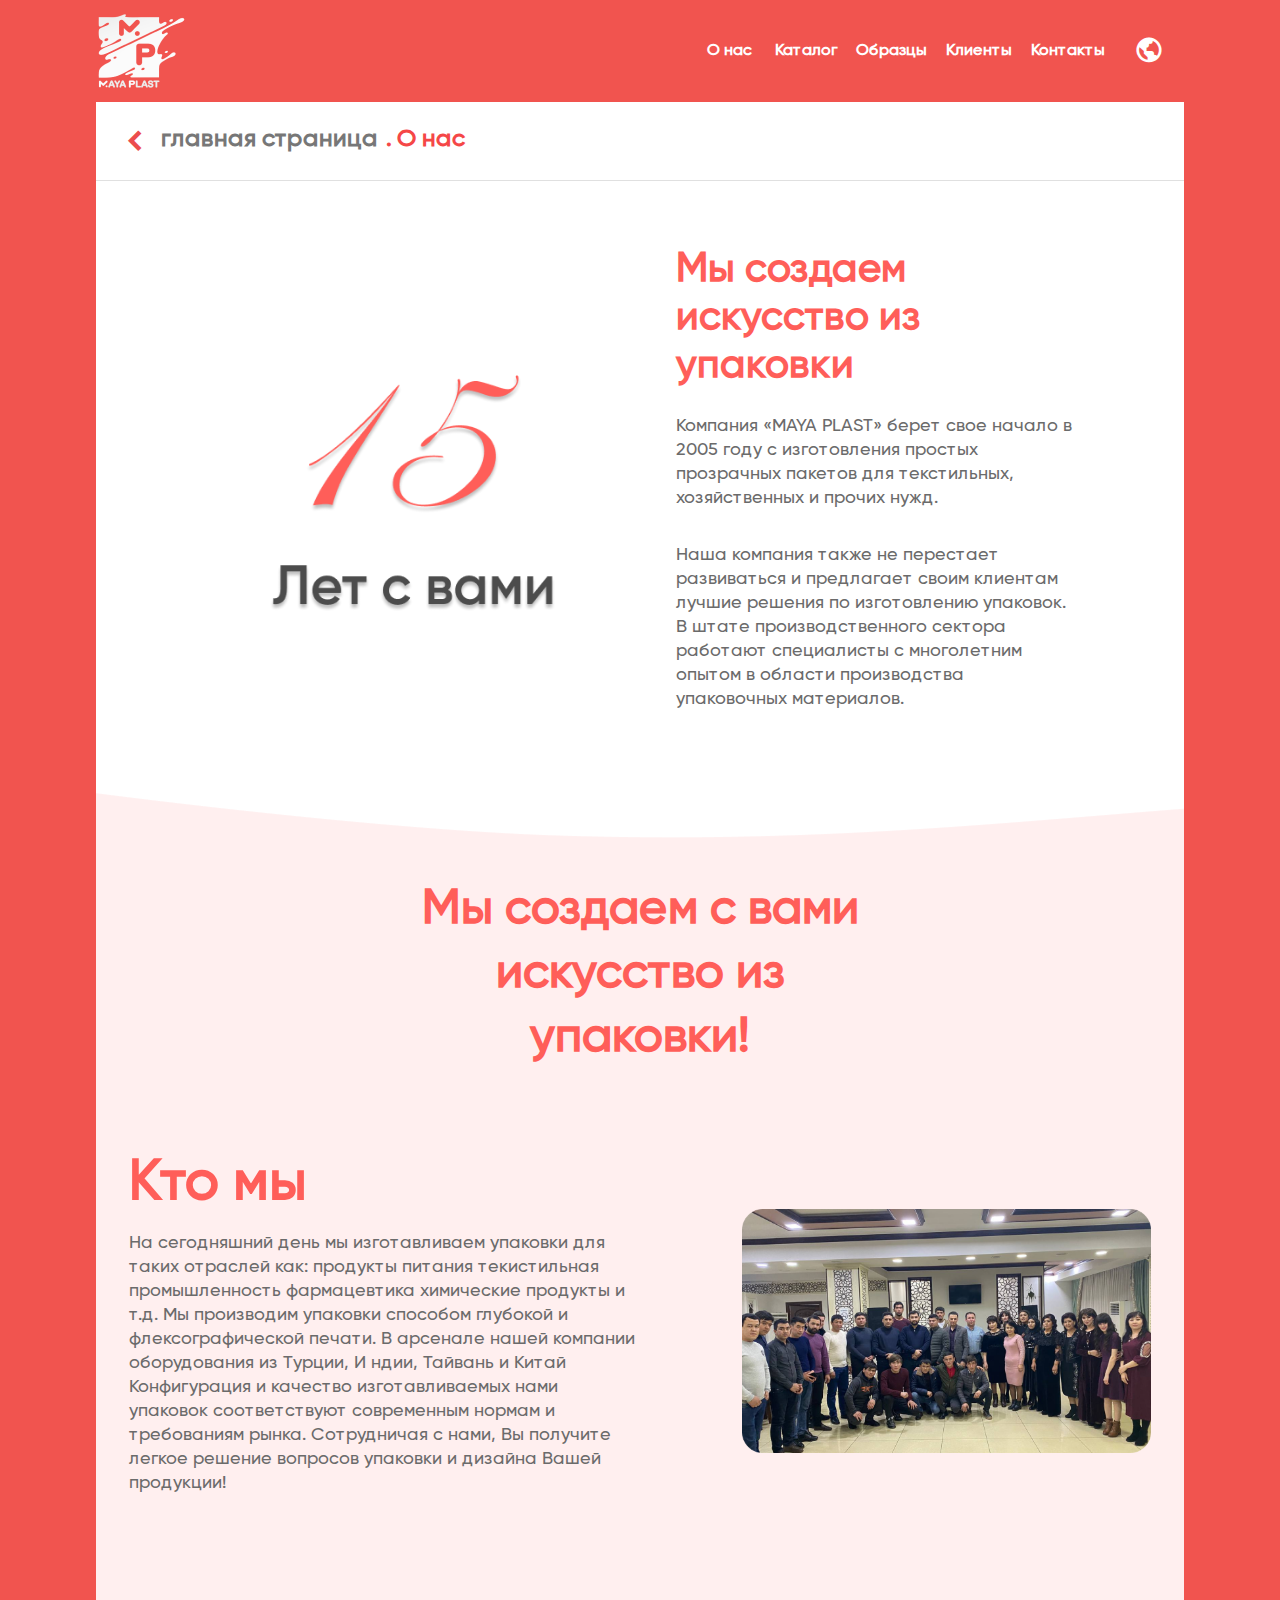
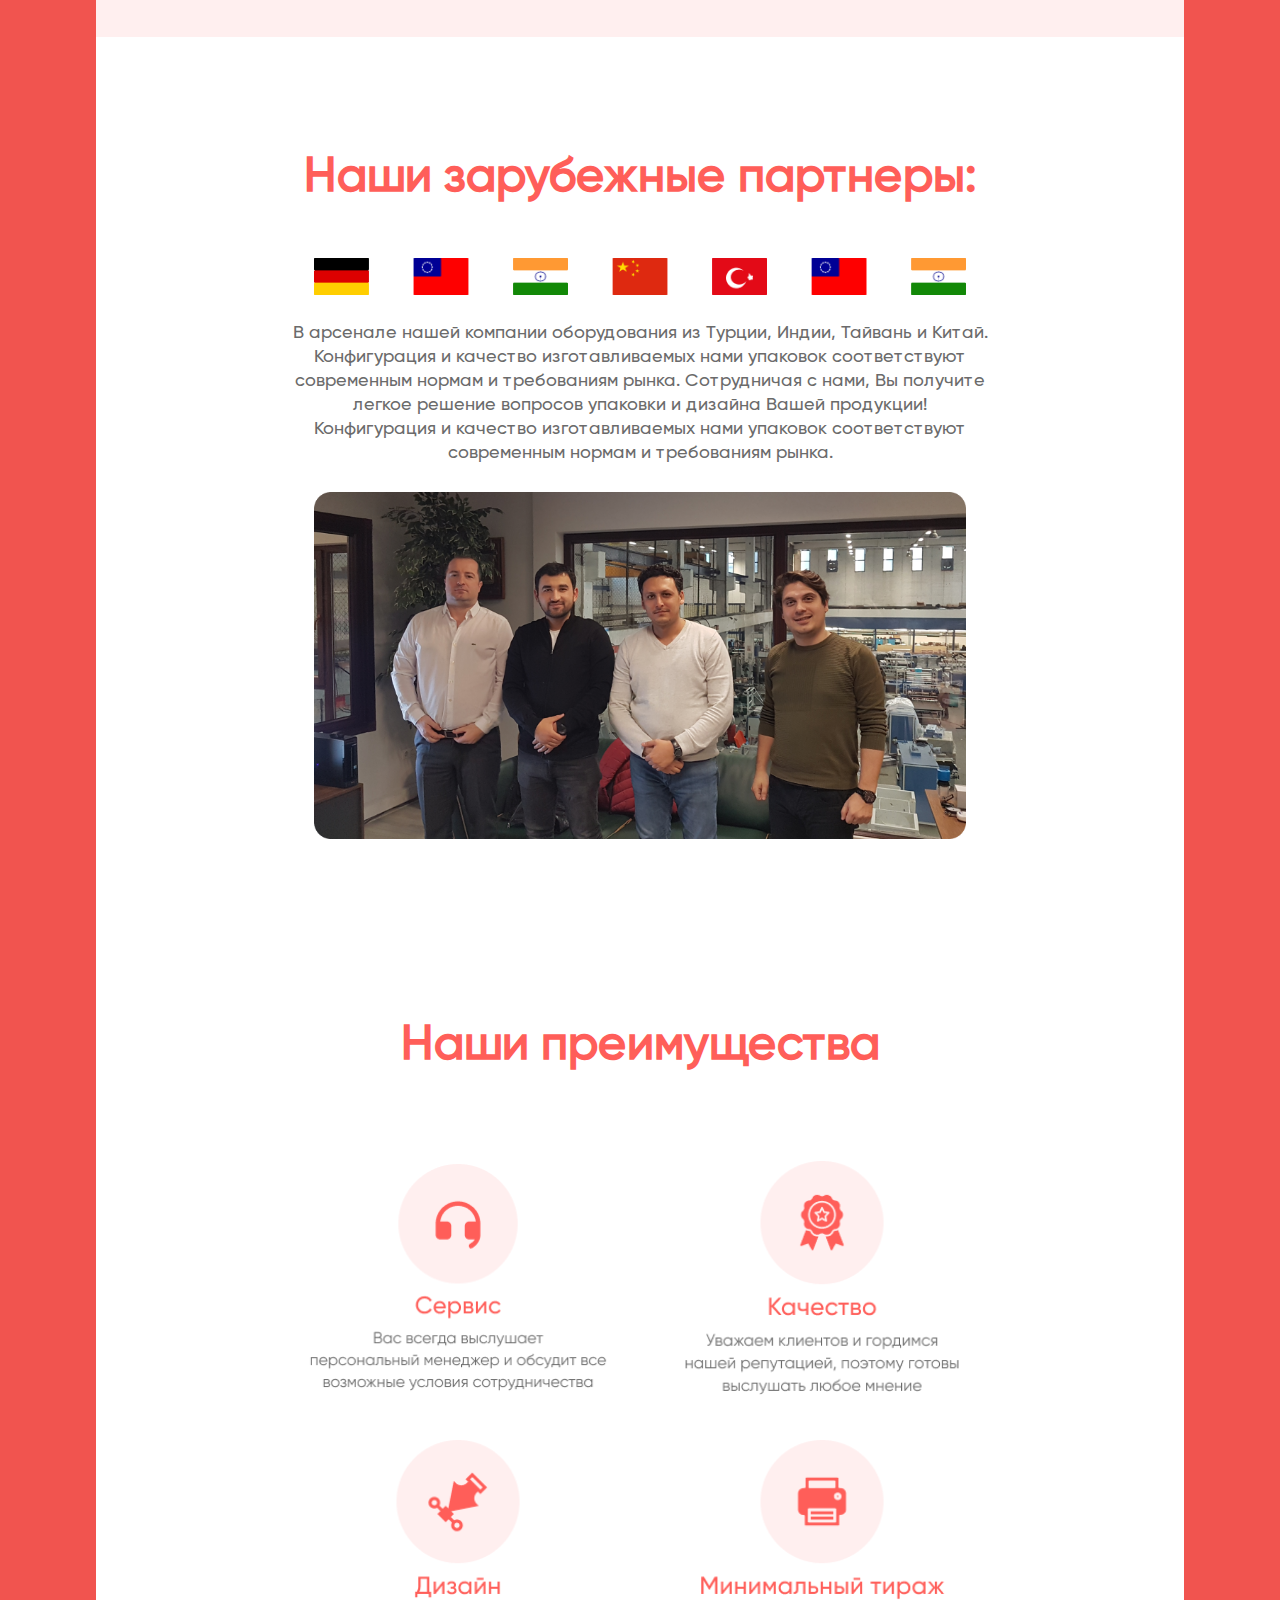
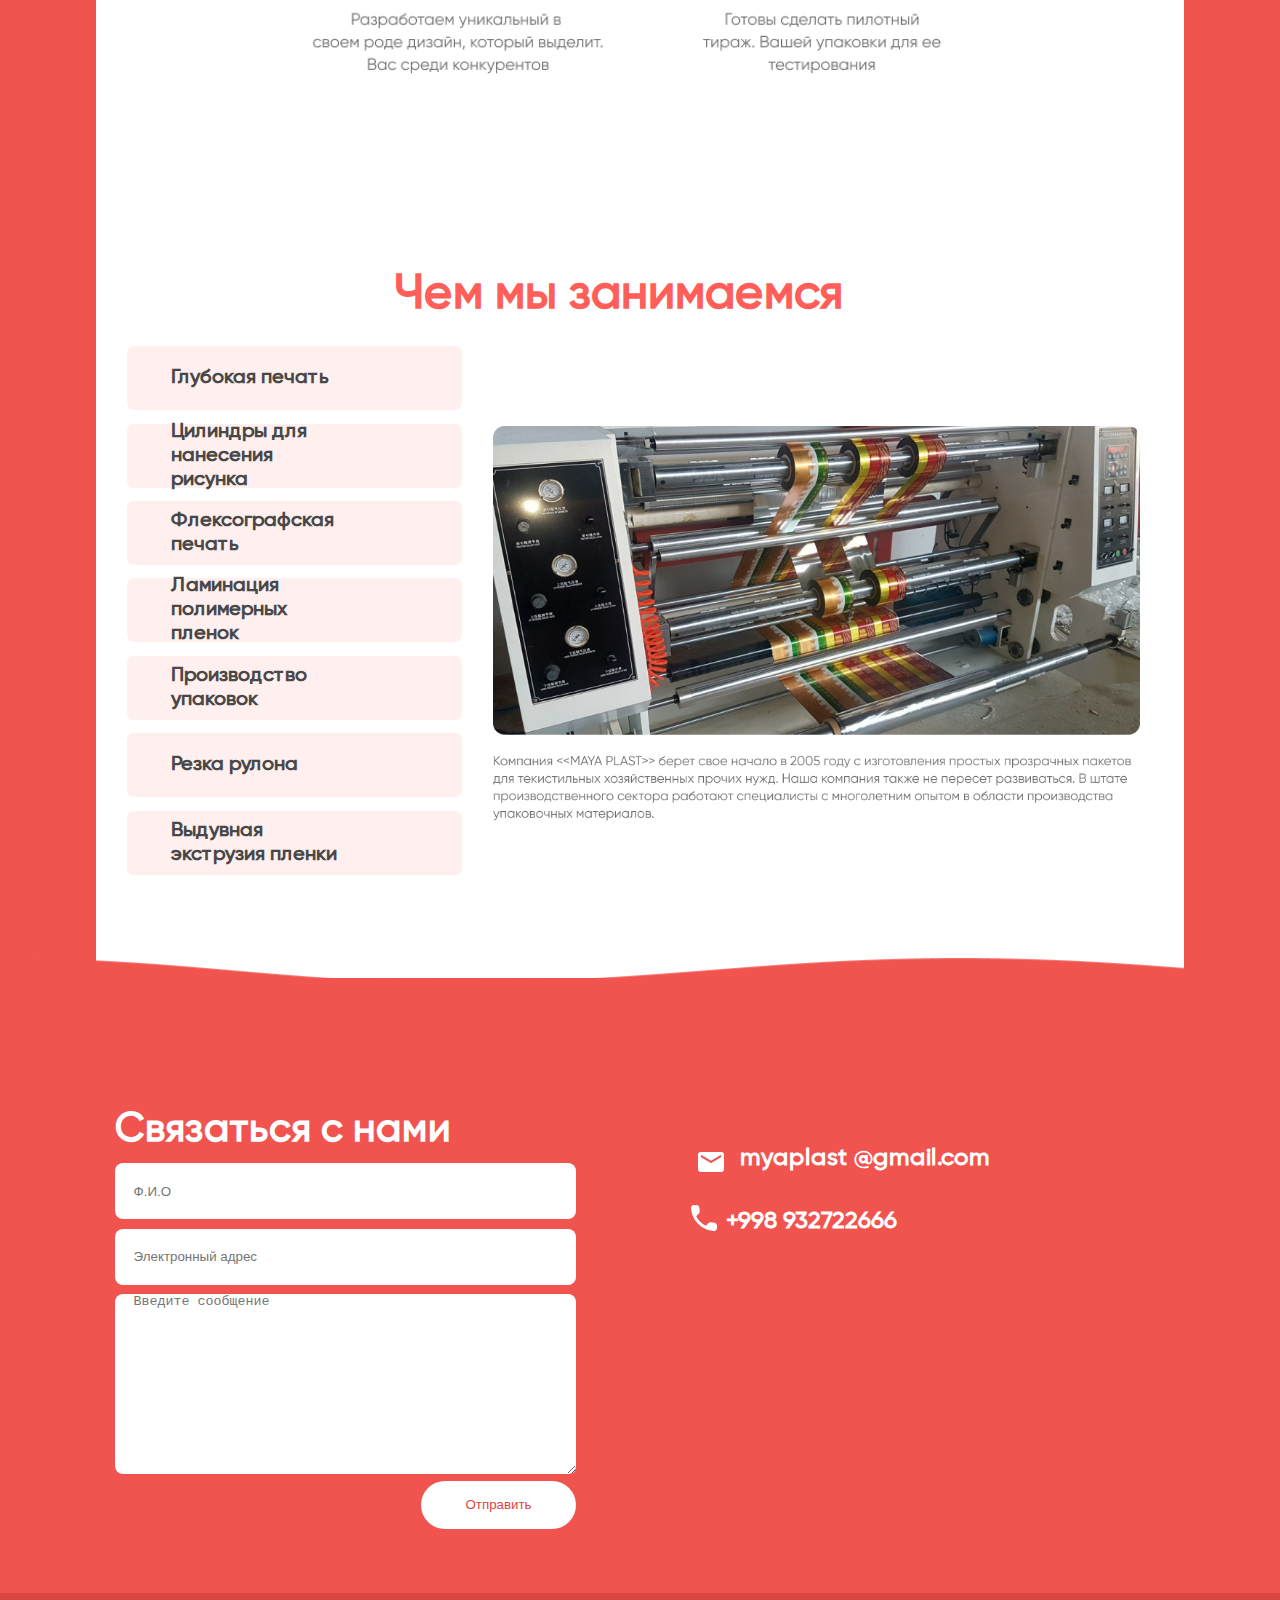
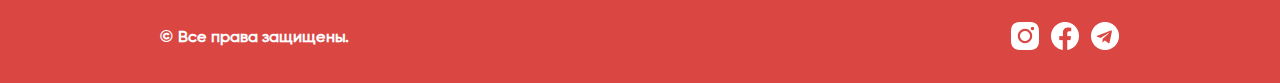
<file: onas.html>
<!DOCTYPE html>
<html lang="en">
<head>
    <meta charset="UTF-8">
    <meta http-equiv="X-UA-Compatible" content="IE=edge">
    <meta name="viewport" content="width=device-width, initial-scale=1.0">
    <title>Document</title>
    <link rel="stylesheet" href="onas.css">
    <link rel="stylesheet" href="./boxicons-master/css/boxicons.min.css">

</head>
<body>
    <div class="navbar">
        <div class="container11 ">
            <div class="logo">
                <a href="./index.html"><img src="./img/Logo Maya Plast 3.png" alt=""></a>
                </div>
            <i class='bx bx-menu bx-burst' style='color:#ffffff' ></i>
            <ul>
                <li><a href="onas.html">О нас</a></li>
                <li><a href="katalog.html">Каталог</a></li>
                <li><a href="obraz.html">Образцы</a></li>
                <li><a href="klient.html">Клиенты</a></li>
                <li><a href="kontact.html">Контакты</a></li>
                <li><i class='bx bx-world bx-spin' style='font-size: 30px; color:#fff'></i></li>
            </ul>
            
        </div>
    </div>
    <div id="navUl" class="none">
        <ul>
            <li><a href="onas.html">О нас</a></li>
            <li><a href="katalog.html">Каталог</a></li>
            <li><a href="obraz.html">Образцы</a></li>
            <li><a href="klient.html">Клиенты</a></li>
            <li><a href="kontact.html">Контакты</a></li>
            <li><i class='bx bx-world bx-spin' style='font-size: 40px; color:rgb(248, 62, 62)'></i></li>
            <div id="opshn" class="none">
                <div id="lengs">
                    <div class="lengs-box">
                        <h4>UZ</h4>
                    </div>
                    <div class="lengs-box">
                        <h4>ENG</h4>
                    </div>
                    <div class="lengs-box">
                        <h4>RU</h4>
                    </div>
                </div>
            </div>
        </ul>
    </div>



    <div class="klient_center">
        <div class="footer_heder">
            <i class='bx bxs-chevron-left bx-fade-right' style='color:#ec4d4d' ></i>
            <a href="index.html">главная страница</a>
            <a href="" id="acolor" >. О нас</a>
        </div>
        <div class="klient_center_top">
            <div class="klient_center_top_left">
                <img src="./onas.img/Group 39389 (3).png" alt="">
            </div>
            <div class="klient_center_top_right">
                <h1>Мы создаем искусство из упаковки</h1>
                <p>Компания «MAYA PLAST» берет свое начало в 2005 году с изготовления
                    простых прозрачных пакетов для текстильных, хозяйственных и прочих нужд.</p>
                <p>Наша компания также не перестает развиваться и предлагает своим клиентам лучшие решения по изготовлению упаковок. В штате производственного сектора работают специалисты с многолетним опытом в области производства упаковочных материалов.</p>
            </div>
        </div>
        <div class="klient_center_bottom">
            <div class="klient_center_bottom_top">
                <h1>Мы создаем
                    с вами искусство из упаковки!</h1>
            </div>
            <div class="klient_center_bottom_center">
              <div class="klient_center_bottom_center_left">
                  <h1>Кто мы</h1>
                  <p>На сегодняшний день мы изготавливаем упаковки для таких отраслей 
                    как: продукты питания текистильная промышленность фармацевтика химические продукты и т.д. Мы производим упаковки способом глубокой и флексографической печати. В арсенале нашей компании оборудования из Турции, И ндии, Тайвань и Китай Конфигурация и качество изготавливаемых нами упаковок соответствуют современным нормам и требованиям рынка. Сотрудничая с нами, Вы получите легкое решение вопросов упаковки и дизайна Вашей продукции!  </p>
              </div>  
              <div class="klient_center_bottom_center_right">
                  <img src="./onas.img/image 259.png" alt="">
              </div>  
            </div>
      
        </div>

        <div class="klient_center_center">
            <h1>Наши зарубежные
                партнеры:</h1>
                <img src="./Group 38967.png" alt="">
                <p>В арсенале нашей компании оборудования из Турции, Индии, Тайвань и Китай. Конфигурация и качество изготавливаемых нами упаковок соответствуют современным нормам и требованиям рынка. Сотрудничая с нами, Вы получите легкое решение вопросов упаковки и дизайна Вашей продукции! Конфигурация и качество изготавливаемых нами упаковок соответствуют современным нормам и требованиям рынка.
                </p>

                <img src="./onas.img/Frame 39422.png" alt="">
        </div>

        <div class="klient_center_center_top">
            <h1>Наши преимущества</h1>
            <div class="klient_center_center_top_collection">
                <img src="./onas.img/Group 39390 (1).png" alt="">
                <img src="./onas.img/Frame 39466.png" alt="">
                <img src="./onas.img/Frame 39468.png" alt="">
                <img src="./onas.img/Frame 39469.png" alt="">
            </div>
        </div>
        <div class="klient_center_center_bottom">
            <div class="klient_center_center_bottom_top">
                <h1>Чем мы занимаемся</h1>
            </div>
            <div class="klient_center_center_bottom_bottom">
                <div class="klient_center_center_bottom_bottom_left">
                    <nav>
                        <ul>
                            <li><h3>Глубокая печать</h3></li>
                            <li><h3>Цилиндры для 
                                нанесения рисунка</h3></li>
                            <li><h3>Флексографская
                                печать</h3></li>
                            <li><h3>Ламинация 
                                полимерных пленок</h3></li>
                            <li><h3>Производство
                                упаковок
                                </h3></li>
                            <li><h3>Резка рулона</h3></li>
                            <li><h3>Выдувная
                                экструзия пленки</h3></li>
                        </ul>
                    </nav>
                </div>
                <div class="klient_center_center_bottom_bottom_right">
                    <img src="./onas.img/Frame 39452.png" alt="">
                </div>
            </div>
        </div>

    </div>



    <div class="danger_line"></div>

    <div class="footer">
        <div class="footer_top">
            <div class="footer_top_left">
                <h1>Связаться с нами</h1>
                <form action="">
                    <input type="text" placeholder="Ф.И.О">
                    <input type="text" placeholder="Электронный адрес">
                    <textarea name="" id="" cols="30" rows="10" placeholder="Введите сообщение" ></textarea>
                    <button>Отправить</button>
                </form>
            </div>
            <div class="footer_top_right">
                <div class="footer_top_right_left">
                    <svg width="40" height="40" viewBox="0 0 40 40" fill="none" xmlns="http://www.w3.org/2000/svg">
                        <path
                            d="M30.4 10H9.6C8.17 10 7.013 11.125 7.013 12.5L7 27.5C7 28.875 8.17 30 9.6 30H30.4C31.83 30 33 28.875 33 27.5V12.5C33 11.125 31.83 10 30.4 10ZM29.88 15.3125L20.689 20.8375C20.273 21.0875 19.727 21.0875 19.311 20.8375L10.12 15.3125C9.795 15.1125 9.6 14.775 9.6 14.4125C9.6 13.575 10.549 13.075 11.29 13.5125L20 18.75L28.71 13.5125C29.451 13.075 30.4 13.575 30.4 14.4125C30.4 14.775 30.205 15.1125 29.88 15.3125Z"
                            fill="white" />
                    </svg>
                    <h3>myaplast @gmail.com</h3>

                </div>
                <div class="footer_top_right_right">
                    <svg width="26" height="26" viewBox="0 0 26 26" fill="none" xmlns="http://www.w3.org/2000/svg">
                        <path
                            d="M23.4525 17.7302L19.7762 17.3105C18.8933 17.2092 18.0249 17.5131 17.4026 18.1355L14.7394 20.7986C10.6434 18.7144 7.28553 15.371 5.20133 11.2605L7.87894 8.58288C8.50131 7.96051 8.80525 7.09209 8.70394 6.2092L8.2842 2.56184C8.11052 1.1 6.88027 0 5.40396 0H2.90003C1.26452 0 -0.0959949 1.36052 0.0053196 2.99605C0.772419 15.3565 10.6579 25.2276 23.0038 25.9947C24.6393 26.096 25.9999 24.7355 25.9999 23.1V20.596C26.0143 19.1342 24.9143 17.9039 23.4525 17.7302Z"
                            fill="white" />
                    </svg>
                    <h3> +998 932722666 </h3>

                </div>

                <div class="footer_karta">
                    <iframe src="https://www.google.com/maps/embed?pb=!1m14!1m12!1m3!1d49269.94872748811!2d69.23537151681256!3d41.29991457345713!2m3!1f0!2f0!3f0!3m2!1i1024!2i768!4f13.1!5e1!3m2!1suz!2s!4v1632739509164!5m2!1suz!2s" width="600" height="450" style="border:0;" allowfullscreen="" loading="lazy"></iframe>
                </div>
            </div>
        </div>

        <div class="footer_bottom">
            <div class="footer_bottom_left">
                <h3>© Все права защищены. </h3>
            </div>
            <div class="footer_bottom_right">
                <nav>
                    <ul>
                        <li><a href=""><img src="./center_img/icon/bx_bxl-instagram-alt.png" alt=""></a></li>
                        <li><a href=""><img src="./center_img/icon/bi_facebook.png" alt=""></a></li>
                        <li><a href=""><img src="./center_img/icon/fa_telegram.png" alt=""></a></li>
                    </ul>
                </nav>
            </div>
        </div>
    </div>

    <script>
        let mediaIkon = document.querySelector(".container11 .bx-menu")
        let ul = document.querySelector("#navUl")
        let lengs = document.querySelector("#navUl ul li i")
        let opshn = document.querySelector("#navUl #opshn")

        console.log(opshn)
        console.log(lengs)
        console.log(ul)
        console.log(mediaIkon)
        // mediaIkon.dbclick = function () {
        //     ul.style.display = "none"
        // }

        mediaIkon.onclick = function () {
            ul.classList.toggle("none")
        }
        lengs.onclick = function () {
            opshn.classList.toggle("none")
        }
    </script>


</body>
</html>
</file>
<file: katalog.css>
@font-face {
    font-family:Gilroy ;
    src: url(./gilroy/Gilroy-Medium.ttf);
}


*{
    margin: 0;
    padding: 0;
    box-sizing: border-box;
    list-style: none;
    text-decoration: none !important;
}
.container22{
    background: #F1544F;

}

.navbar11 {
    width: 100%;
    /* border: 1px solid red; */
    display: flex;
    flex-wrap: wrap;
    justify-content: space-between;

    align-items: center;
    padding: 1% 0;
}

.container11 {
    width: 100%;
    /* border: 1px solid red; */
    display: flex;
    flex-wrap: wrap;
    justify-content: space-between;
    align-items: center;
    padding:0 7.5%;

}

.container11 ul {
    width: 45%;
    display: flex;
    /* flex-wrap: wrap; */
    /* border: 1px solid red; */

    justify-content: space-between;
    align-items: center;
}

.container11 ul li{
    width: 100px;
    /* height: 40px; */
    /* border: 1px solid red; */
    text-align: center;
    padding: 2%;
}

.container11 ul li a{
    width: 71px;
font-family: Gilroy;
font-style: normal;
font-weight: bold;
font-size: 16px;
line-height: 20px;
/* identical to box height, or 125% */


color: #FFFFFF;
}

.none {
    display: none;
}
.container11 .bx-menu{
    display: none;
    font-size: 40px;
} 
.logo123 img{
    width: 70%;
    /* height: 76px; */
    /* border: 1px solid red; */
    transform: translatex(-0%);
}

.katalog_center{
    width: 85%;
    /* height: 900px; */
    background: #FFFFFF;
    margin: 0 auto;
    z-index: 2;

}

.footer_heder{
    width: 100%;
    display: flex;
    justify-content: flex-start;
    align-items: center;
    border-bottom: 1px solid rgb(224, 224, 224);
    padding: 2%;
}
.footer_heder a{
    /* width: 208px; */
font-family: Gilroy;
font-style: normal;
font-weight: 600;
font-size: 24px;
line-height: 32px;
color: #777777;
padding: 0 0 0 9px;
}
#acolor{
    width: 40%;
    font-size: 18px;
    color: #f54747;
}
.footer_heder i{
    font-size: 35px;
}

.katalog_center_top{
    width: 100%;
    display: flex;
    /* flex-direction: column; */
    justify-content: space-between;
    align-items: flex-start;
    /* border: 1px solid red; */
    /* padding: 3%; */
}
.katalog_center_left{
    width: 100%;
    display: flex;
    flex-direction: column;
    justify-content: center;
    align-items: flex-start;
    /* border: 1px solid red; */


}
.katalog_center_left h1{
    width: 20%;
font-family: Gilroy;
font-style: normal;
text-align: center;
font-weight: 600;
font-size: 48px;
line-height: 64px;
text-transform: uppercase;
color: #FF4D48;
}

.katalog_center_left nav{
    width: 100%;
    /* border: 1px solid red; */
    padding: 4% 0;
}
.katalog_center_left nav ul{
    width: 100%;
    display: flex;
    flex-direction: column;
    justify-content: center;
    align-items: flex-start;
    /* border: 1px solid red; */
}
.katalog_center_left nav ul li{
    width: 100%;
    height: 50px;
    display: flex;
    flex-direction: column;
    justify-content: center;
    align-items: center;
    margin: 3% 0 3% 3%;
    padding: 0 0 0 2%;
}

.katalog_center_left nav ul li:hover{
    border-left: 3px solid red;
  
}

.katalog_center_right h2{
    width: 100% !important;
    /* border: 1px solid red; */
    text-align: center;

}

.katalog_center_right p{
    width: 100% !important;
    /* border: 1px solid red; */
    text-align: center;
    padding: 0 3%;
}

.katalog_center_right{
    width: 100px;
    /* border: 1px solid red; */

}

.collecti{
    width: 100%;
    display: flex;
    /* flex-direction: column; */
    justify-content: space-between;
    align-items: start;
    /* border: 3px solid rgb(60, 255, 0); */

}

.collecti button{
    width: 450px;
    text-align: start;
    border: none;
    color: #f73f3f;
    padding:4%;
    font-size: 20px;
    background: rgb(240, 5, 5);
}

.activ11{
    /* border-left: 3px solid red; */
    color: rgb(243, 55, 48);
}



.katalog_center_left nav ul li a{
    /* border: 1px solid red; */
width: 100%;
font-family: Gilroy;
font-style: normal;
font-weight: 500;
font-size: 20px;
line-height: 24px;
text-transform: uppercase;
color: rgba(255, 94, 89, 0.5);
}
.katalog_center_left nav ul li a:hover{
font-size: 20px;
color: rgb(243, 55, 48);


}


.katalog_center_right{
    width: 90%;
    /* border: 1px solid red; */
    display: flex;
    flex-direction: column;
    justify-content: space-between;
    align-items: flex-start;
    margin-left: 10%;
    margin-top: -12%;
}
.katalog_center_right h2{
    width: 70%;
font-family: Gilroy;
font-style: normal;
font-weight: 600;
font-size: 32px;
text-align: start;
line-height: 40px;
text-transform: uppercase;
color: #FF5E59;
padding: 1% 0 4% 0;
}
.katalog_center_right p{
    width: 58%;
font-family: Gilroy;
font-style: normal;
font-weight: normal;
text-align: start;
font-size: 18px;
line-height: 24px;
color: #6B6B6B;
padding: 4% 0 4% 0;
    /* border: 1px solid red; */


}
.katalog_center_right_collection{
    width: 100%;
    display: flex;
    flex-direction: column;
    justify-content: space-between;
    align-items: flex-start;
    /* border: 1px solid red; */
}
.collection{
    width: 100%;
    display: flex;
    flex-wrap: wrap;
    justify-content: center;
    align-items: flex-start;
    /* border: 1px solid red;  */
    padding: 2% 0; 
}
.collection img{
    width: 200px;
    /* border: 1px solid red;  */
    object-fit: cover;
    margin: 0 1%;
}





.danger_line {
    width: 100%;
    height: 90px;
    /* border: 1px solid rgb(0, 0, 0); */
    background: url(./center_img/logo/Subtract\ \(2\).png);
    z-index: 10;
    transform: translateY(-22%);

}

.footer {
    width: 100%;
    /* height: 600px; */
    background: #F1544F;
    display: flex;
    flex-direction: column;
    justify-content: center;
    /* padding: 5% 0; */
    /* border: 1px solid red; */
}

.footer_top {
    width: 100%;
    /* border: 1px solid red; */
    display: flex;
    justify-content: space-between;
    align-items: center;
    padding: 3% 1% 4% 9%;

}

.footer_top_left {
    width: 40%;
    /* border: 1px solid red; */
    display: flex;
    flex-direction: column;
    justify-content: center;
    /* align-items: flex-start; */
}

.footer_top_left h1 {
    font-family: Gilroy;
    font-style: normal;
    font-weight: 600;
    font-size: 40px;
    line-height: 48px;
    color: #FFFFFF;

}

.footer_top_left input {
    width: 100%;
    height: 56px;
    border: none;
    background: #ffffff !important;
    border-radius: 8px;
    text-indent: 5%;
    margin: 2% 0 0 0;
}

.footer_top_left textarea {
    width: 100%;
    height: 180px;
    border: none;
    text-indent: 5%;
    background: #ffffff !important;
    border-radius: 8px;
    margin: 2% 0 1.5% 0;

}

.footer_top_left button {
    width: 155px;
    height: 48px;
    background: #FFFFFF;
    border-radius: 30px;
    color: #DA4642;
    border: none;
    /* transform: translatex(260%); */
}

.footer_top_left form {
    width: 100%;
    /* border: 1px solid red; */
    display: flex;
    flex-direction: column;
    justify-content: center;
    align-items: flex-end;

}

.footer_top_right {
    width: 50%;
    /* border: 1px solid red; */
    display: flex;
    flex-direction: column;
    justify-content: center;
    align-items: flex-start;

}

.footer_karta{
    width: 80%;
    height: 250px;
    /* border: 1px solid red; */
}
.footer_karta iframe{
    width: 100%;
    height: 100%;
    /* border: 1px solid red; */
}

.footer_top_right_left {
    width: 100%;
    display: flex;
    justify-content: flex-start;
    margin-bottom: 4%;
}

.footer_top_right_right {
    width: 100%;
    display: flex;
    justify-content: flex-start;

    margin-bottom: 1%;

}

.footer_top_right h3 {
    width: 50%;
    /* border: 1px solid red; */
    font-family: Gilroy;
    font-style: normal;
    font-weight: 600;
    font-size: 24px;
    text-indent: 3%;
    line-height: 32px;
    color: #FFFFFF;
}

.right_card {
    width: 100%;
}

.footer_bottom {
    width: 100%;
    height: 90px;
    /* border: 1px solid red; */
    display: flex;
    justify-content: center;
    align-items: center;
    background: #DA4642;
    margin-top: 1%;
    /* padding: 3% 4% 3% 3%; */
}

.footer_bottom_left {
    width: 30%;
    /* border: 1px solid red; */
}

.footer_bottom_left h3 {
    font-family: Gilroy;
    font-style: normal;
    font-weight: bold;
    font-size: 16px;
    line-height: 24px;
    color: #FFFFFF;
}

.footer_bottom_right {
    width: 45%;
    display: flex;
    justify-content: flex-end;
    /* align-items: flex-end; */
    /* border: 1px solid red; */
}

.footer_bottom_right nav {
    width: 20%;
    /* border: 1px solid red; */

}

.footer_bottom_right nav ul {
    display: flex;
    justify-content: space-between;
}


@media screen and (max-width:1024px) {
    .container11 ul {
        display: none;
    } 
    .container11 .bx-menu{
        display: block;
        font-size: 40px;
    } 
    .footer{
        width: 100%;
    }
    .footer_top_right_right1 h3{
    font-size: 14px;

    }
    .footer_top_right_right h3{
        font-size: 14px;
    
        }
        .footer_top_right_left h3{
            font-size: 14px;
        
            }

            #navUl {
                width: 100%;
                height: 450px;
        /* border: 1px solid rgb(116, 115, 115); */
                background: #ffffff00;
                /* position: absolute; */
                top: 6%;
                padding: 2%;
                
                /* right: 10%; */
            }
            #navUl ul{
                width: 100%;
                height: 400px;
                display: flex;
                flex-direction: column;
        
                justify-content: space-between;
                align-items: center;
            }
            #navUl ul li{
                width: 50%;
                height: 60px;
                border-radius: 20%;
                background: rgb(255, 255, 255);
                border: 4px solid rgb(248, 51, 51);
        
        
        
                text-align: center;
            }
        
            #navUl ul li:hover{
                background: #616060;
            }
        
            #navUl ul li a{
                width: 111px;
        height: 48px;
        font-family: Gilroy;
        font-style: normal;
        font-weight: 500;
        font-size: 36px;
        line-height: 48px;
        text-transform: uppercase;
        color: #f73f3f;
        
            }


            .collecti{
                width: 100%;
                display: flex;
                flex-direction: column;
                justify-content: space-between;
                align-items: start;
                /* border: 3px solid rgb(60, 255, 0); */
            
            }

            .katalog_center_right{
                width: 100%;
                /* border: 1px solid red; */
                display: flex;
                flex-direction: column;
                justify-content: space-between;
                align-items: flex-start;
                margin-left: 0%;
                margin-top: 12%;
            }


        
            #lengs{
                width: 82%;
                height: 50px;
                display: flex;
                justify-content: space-between;
                align-items: center;
                /* border: 1px solid red; */
                margin-left: 9%;
            }
            .lengs-box{
                width: 200px;
                height: 50px;
                background: rgb(255, 255, 255);
        
                /* text-align: center; */
                /* border: 1px solid red; */
        
            }
        
            .lengs-box:hover{
                background: #616060; 
            }
        
        
            .lengs-box h4{
                width: 100%;
        height: 50px;
        font-family: Gilroy;
        /* border: 1px solid rgb(116, 115, 115); */
        
        font-style: normal;
        font-weight: 500;
        text-align: center;
        font-size: 24px;
        line-height: 32px;
        text-transform: uppercase;
        color: #f74545;
        
            }



        

}

@media screen and (max-width:700px) {
    .footer_bottom {
        width: 100%;
        height: 100px;
        /* border: 1px solid red; */
        display: flex;
        flex-direction: column;
        justify-content: center;
        align-items: center;
        background: #DA4642;
        margin-top: 1%;
        /* padding: 3% 4% 3% 3%; */
    }
    #navUl ul li {
        width: 90%;
    }
    .footer_bottom_right nav {
        width: 100%;
        /* border: 1px solid red; */
        padding: 3%;
    
    }
    .footer_bottom_left {
        width: 100%;
        /* border: 1px solid red; */
        text-align: center;
        padding: 2%;
    }

    .footer_top {
        width: 100%;
        /* border: 1px solid red; */
        display: flex;
        flex-direction: column;
        justify-content: space-between;
        align-items: center;
        padding: 3% 1% 4% 9%;
    
    }
    .footer_top_right {
        width: 90%;
        /* border: 1px solid red; */
        display: flex;
        flex-direction: column;
        justify-content: center;
        align-items: flex-start;
    
    }

.footer_top_left {
    width: 90%;
    /* border: 1px solid red; */
    display: flex;
    flex-direction: column;
    justify-content: center;
    /* align-items: flex-start; */
}

}

@media screen and (max-width:550px) {
    .collecti button {
        width: 350px;
    }

}
@media screen and (max-width:500px) {
    .collecti button {
        width: 300px !important;
        text-align: center;
    }


    .container22{
        background: #F1544F;
    
    }
    
    .navbar11 {
        width: 100%;
        /* border: 1px solid red; */
        display: flex;
        flex-wrap: wrap;
        justify-content: space-between;
    
        align-items: center;
        padding: 1% 0;
    }
    
    .container11 {
        width: 100%;
        /* border: 1px solid red; */
        display: flex;
        flex-wrap: wrap;
        justify-content: space-between;
        align-items: center;
        /* padding: 2%; */
    
    }
    
    .container11 ul {
        display: none;
    } 
    
    .container11 ul li{
        width: 100px;
        /* height: 40px; */
        /* border: 1px solid red; */
        text-align: center;
        padding: 2%;
    }
    
    .container11 ul li a{
        width: 71px;
    font-family: Gilroy;
    font-style: normal;
    font-weight: bold;
    font-size: 16px;
    line-height: 20px;
    /* identical to box height, or 125% */
    
    
    color: #FFFFFF;
    }
    
    
    .container11 .bx-menu{
        display: block;
        font-size: 40px;
    } 
    .logo123 img{
        width: 70%;
        /* height: 76px; */
        /* border: 1px solid red; */
        transform: translatex(-0%);
    }
    
    .katalog_center{
        width: 85%;
        /* height: 900px; */
        background: #FFFFFF;
        /* border: 1px solid red; */

        margin: 0 auto;
        z-index: 2;
    
    }

    #lengs{
        width: 50%;
        margin: 0 auto;
    }
    
    .footer_heder{
        width: 100%;
        display: flex;
        justify-content: flex-start;
        align-items: center;
        border-bottom: 1px solid rgb(224, 224, 224);
        padding: 2%;
    }
    .footer_heder a{
        width: 208px;
    font-family: Gilroy;
    font-style: normal;
    font-weight: 600;
    font-size: 24px;
    line-height: 32px;
    color: #777777;
    padding: 0 0 0 9px;
    }
    #acolor{
        width: 40%;
        font-size: 18px;
        color: #f54747;
    }
    .footer_heder i{
        font-size: 35px;
    }
    
    .katalog_center_top{
        width: 100%;
        display: flex;
        /* flex-direction: column; */
        justify-content: space-between;
        align-items: flex-start;
        /* border: 1px solid red; */
        /* padding: 3%; */
    }
    .katalog_center_left{
        width: 100%;
        display: flex;
        flex-direction: column;
        justify-content: center;
        align-items: flex-start;
        /* border: 1px solid red; */
    
    
    }
    .katalog_center_left h1{
        width: 94%;
    font-family: Gilroy;
    font-style: normal;
    text-align: center;
    font-weight: 600;
    font-size: 48px;
    line-height: 64px;
    text-transform: uppercase;
    color: #FF4D48;
    }
    
    .katalog_center_left nav{
        width: 100%;
        /* border: 1px solid red; */
        padding: 4% 0;
    }
    .katalog_center_left nav ul{
        width: 100%;
        display: flex;
        flex-direction: column;
        justify-content: center;
        align-items: flex-start;
        /* border: 1px solid red; */
    }
    .katalog_center_left nav ul li{
        width: 100%;
        height: 50px;
        display: flex;
        flex-direction: column;
        justify-content: center;
        align-items: center;
        margin: 3% 0;
        padding: 0 0 0 2%;
    }
    .katalog_center_left nav ul li:hover{
        border-left: 3px solid red;
      
    }
    
    .katalog_center_right h2{
        width: 100% !important;
        /* border: 1px solid red; */
        text-align: center;
    
    }
    
    .katalog_center_right p{
        width: 100% !important;
        /* border: 1px solid red; */
        text-align: center;
        padding: 0 3%;
    }
    
    .katalog_center_right{
        width: 100px;
        /* border: 1px solid red; */
        /* margin: 14% 0 0 0; */
    
    }
    
    .collecti{
        width: 100%;
        display: flex;
        /* flex-direction: column; */
        justify-content: space-between;
        align-items: start;
        /* border: 3px solid rgb(60, 255, 0); */
    
    }
    
    .collecti button{
        width: 450px;
        text-align: start;
        border: none;
        color: #f73f3f;
        padding:4%;
        font-size: 20px;
        background: rgb(240, 5, 5);
    }
    
    .activ11{
        /* border-left: 3px solid red; */
        color: rgb(243, 55, 48);
    }
    
    
    
    .katalog_center_left nav ul li a{
        /* border: 1px solid red; */
    width: 100%;
    font-family: Gilroy;
    font-style: normal;
    font-weight: 500;
    font-size: 20px;
    line-height: 24px;
    text-transform: uppercase;
    color: rgba(255, 94, 89, 0.5);
    }
    .katalog_center_left nav ul li a:hover{
    font-size: 20px;
    color: rgb(243, 55, 48);
    
    
    }
    
    
    .katalog_center_right{
        width: 95%;
        /* border: 1px solid red; */
        display: flex;
        flex-direction: column;
        justify-content: space-between;
        align-items: flex-start;
        margin-left: 2%;
        margin-top: 12%;
    }
    .katalog_center_right h2{
        width: 70%;
    font-family: Gilroy;
    font-style: normal;
    font-weight: 600;
    font-size: 32px;
    line-height: 40px;
    text-transform: uppercase;
    color: #FF5E59;
    padding: 1% 0 4% 0;
    }
    .katalog_center_right p{
        width: 98%;
    font-family: Gilroy;
    font-style: normal;
    font-weight: normal;
    font-size: 18px;
    line-height: 24px;
    color: #6B6B6B;
    padding: 4% 0 4% 0;
        /* border: 1px solid red; */
    
    
    }
    .katalog_center_right_collection{
        width: 100%;
        display: flex;
        flex-direction: column;
        justify-content: space-between;
        align-items: flex-start;
        /* border: 1px solid red; */
    }
    .collection{
        width: 100%;
        display: flex;
        flex-wrap: wrap;
        justify-content: center;
        align-items: flex-start;
        /* border: 1px solid red;  */
        padding: 2% 0; 
    }
    .collection img{
        width: 200px;
        /* border: 1px solid red;  */
        object-fit: cover;
        margin: 0 1%;
    }
    
    
    
    
    
    .danger_line {
        width: 100%;
        height: 90px;
        /* border: 1px solid rgb(0, 0, 0); */
        background: url(./center_img/logo/Subtract\ \(2\).png);
        z-index: 10;
        transform: translateY(-22%);
    
    }
    
    .footer {
        width: 100%;
        /* height: 600px; */
        background: #F1544F;
        display: flex;
        flex-direction: column;
        justify-content: center;
        /* padding: 5% 0; */
        /* border: 1px solid red; */
    }
    
    .footer_top {
        width: 100%;
        /* border: 1px solid red; */
        display: flex;
        flex-direction: column;
        justify-content: space-between;
        align-items: center;
        padding: 3% 1% 4% 9%;
    
    }
    
    .footer_top_left {
        width: 90%;
        /* border: 1px solid red; */
        display: flex;
        flex-direction: column;
        justify-content: center;
        padding: 4% 0;
        /* align-items: flex-start; */
    }
    
    .footer_top_left h1 {
        width: 100%;
        font-family: Gilroy;
        font-style: normal;
        text-align: center;
        /* border: 1px solid red; */
        font-weight: 600;
        font-size: 30px;
        line-height: 48px;
        color: #FFFFFF;
    
    }
    
    .footer_top_left input {
        width: 100%;
        height: 56px;
        border: none;
        background: #DA4642;
        border-radius: 8px;
        margin: 2% 0 0 0;
        text-indent: 3%;
        border: none;
        margin-right: 4%;
    }
    
    .footer_top_left textarea {
        width: 100%;
        height: 180px;
        border: none;
        text-indent: 3%;
        border: none;
        background: #DA4642;
        border-radius: 8px;
        margin: 2% 0 1.5% 0;
        margin-right: 4%;
    
    
    }
    
    .footer_top_left button {
        width: 100%;
        height: 48px;
        background: #FFFFFF;
        border-radius: 30px;
        color: #DA4642;
        margin-right: 3.5%;
    
        border: none;
        /* transform: translatex(260%); */
    }
    
    .footer_top_left form {
        width: 100%;
        /* border: 1px solid red; */
        display: flex;
        flex-direction: column;
        justify-content: center;
        align-items: flex-end;
    
    }
    
    .footer_top_right {
        width: 100%;
        /* border: 1px solid red; */
        display: flex;
        flex-direction: column;
        justify-content: center;
        align-items: center;
        margin-right: 5%;
    
    
    }
    
    .footer_top_right img {
    
        width: 100%;
        padding: 3% 0 0 0;
    
    }
    
    .footer_top_right_left {
        width: 100%;
        display: flex;
        justify-content: center;
        margin-bottom: 4%;
    }
    
    .footer_top_right_right {
        width: 100%;
        display: flex;
        justify-content: center;
    
        margin-bottom: 1%;
    
    }
    
    .footer_top_right h3 {
        width: 100%;
        /* border: 1px solid red; */
        font-family: Gilroy;
        font-style: normal;
        font-weight: 600;
        font-size: 24px;
        text-indent: 3%;
        line-height: 32px;
        color: #FFFFFF;
    }
    
    .right_card {
        width: 100%;
    }
    
    .footer_bottom {
        width: 100%;
        height: 90px;
        /* border: 1px solid red; */
        display: flex;
        justify-content: center;
        align-items: center;
        background: #DA4642;
        margin-top: 1%;
        /* padding: 3% 4% 3% 3%; */
    }
    
    .footer_bottom_left {
        width: 90%;
        /* border: 1px solid red; */
    }
    
    .footer_bottom_left h3 {
        font-family: Gilroy;
        font-style: normal;
        font-weight: bold;
        font-size: 16px;
        line-height: 24px;
        color: #FFFFFF;
    }
    
    .footer_bottom_right {
        width: 95%;
        display: flex;
        justify-content: flex-end;
        /* align-items: flex-end; */
        /* border: 1px solid red; */
    }
    
    .footer_bottom_right nav {
        width: 100%;
        /* border: 1px solid red; */
    
    }
    
    .footer_bottom_right nav ul {
        display: flex;
        justify-content: space-between;
    }

}
@media screen and (max-width:450px) {
    .collecti button {
        width: 300px !important;
        text-align: center;
    }


    .container22{
        background: #F1544F;
    
    }
    
    .navbar11 {
        width: 100%;
        /* border: 1px solid red; */
        display: flex;
        flex-wrap: wrap;
        justify-content: space-between;
    
        align-items: center;
        padding: 1% 0;
    }
    
    .container11 {
        width: 100%;
        /* border: 1px solid red; */
        display: flex;
        flex-wrap: wrap;
        justify-content: space-between;
        align-items: center;
        /* padding: 2%; */
    
    }
    
    .container11 ul {
        display: none;
    } 
    
    .container11 ul li{
        width: 100px;
        /* height: 40px; */
        /* border: 1px solid red; */
        text-align: center;
        padding: 2%;
    }
    
    .container11 ul li a{
        width: 71px;
    font-family: Gilroy;
    font-style: normal;
    font-weight: bold;
    font-size: 16px;
    line-height: 20px;
    /* identical to box height, or 125% */
    
    
    color: #FFFFFF;
    }
    
    
    .container11 .bx-menu{
        display: block;
        font-size: 40px;
    } 
    .logo123 img{
        width: 70%;
        /* height: 76px; */
        /* border: 1px solid red; */
        transform: translatex(-0%);
    }
    
    .katalog_center{
        width: 85%;
        /* height: 900px; */
        background: #FFFFFF;
        /* border: 1px solid red; */

        margin: 0 auto;
        z-index: 2;
    
    }

    #lengs{
        width: 50%;
        margin: 0 auto;
    }
    
    .footer_heder{
        width: 100%;
        display: flex;
        justify-content: flex-start;
        align-items: center;
        border-bottom: 1px solid rgb(224, 224, 224);
        padding: 2%;
    }
    .footer_heder a{
        width: 208px;
    font-family: Gilroy;
    font-style: normal;
    font-weight: 600;
    font-size: 24px;
    line-height: 32px;
    color: #777777;
    padding: 0 0 0 9px;
    }
    #acolor{
        width: 40%;
        font-size: 18px;
        color: #f54747;
    }
    .footer_heder i{
        font-size: 35px;
    }
    
    .katalog_center_top{
        width: 100%;
        display: flex;
        /* flex-direction: column; */
        justify-content: space-between;
        align-items: flex-start;
        /* border: 1px solid red; */
        /* padding: 3%; */
    }
    .katalog_center_left{
        width: 100%;
        display: flex;
        flex-direction: column;
        justify-content: center;
        align-items: flex-start;
        /* border: 1px solid red; */
    
    
    }
    .katalog_center_left h1{
        width: 94%;
    font-family: Gilroy;
    font-style: normal;
    text-align: center;
    font-weight: 600;
    font-size: 48px;
    line-height: 64px;
    text-transform: uppercase;
    color: #FF4D48;
    }
    
    .katalog_center_left nav{
        width: 100%;
        /* border: 1px solid red; */
        padding: 4% 0;
    }
    .katalog_center_left nav ul{
        width: 100%;
        display: flex;
        flex-direction: column;
        justify-content: center;
        align-items: flex-start;
        /* border: 1px solid red; */
    }
    .katalog_center_left nav ul li{
        width: 100%;
        height: 50px;
        display: flex;
        flex-direction: column;
        justify-content: center;
        align-items: center;
        margin: 3% 0;
        padding: 0 0 0 2%;
    }
    .katalog_center_left nav ul li:hover{
        border-left: 3px solid red;
      
    }
    
    .katalog_center_right h2{
        width: 100% !important;
        /* border: 1px solid red; */
        text-align: center;
    
    }
    
    .katalog_center_right p{
        width: 100% !important;
        /* border: 1px solid red; */
        text-align: center;
        padding: 0 3%;
    }
    
    .katalog_center_right{
        width: 100px;
        /* border: 1px solid red; */
        /* margin: 14% 0 0 0; */
    
    }
    
    .collecti{
        width: 100%;
        display: flex;
        /* flex-direction: column; */
        justify-content: space-between;
        align-items: start;
        /* border: 3px solid rgb(60, 255, 0); */
    
    }
    
    .collecti button{
        width: 450px;
        text-align: start;
        border: none;
        color: #f73f3f;
        padding:4%;
        font-size: 20px;
        background: rgb(240, 5, 5);
    }
    
    .activ11{
        /* border-left: 3px solid red; */
        color: rgb(243, 55, 48);
    }
    
    
    
    .katalog_center_left nav ul li a{
        /* border: 1px solid red; */
    width: 100%;
    font-family: Gilroy;
    font-style: normal;
    font-weight: 500;
    font-size: 20px;
    line-height: 24px;
    text-transform: uppercase;
    color: rgba(255, 94, 89, 0.5);
    }
    .katalog_center_left nav ul li a:hover{
    font-size: 20px;
    color: rgb(243, 55, 48);
    
    
    }
    
    
    .katalog_center_right{
        width: 95%;
        /* border: 1px solid red; */
        display: flex;
        flex-direction: column;
        justify-content: space-between;
        align-items: flex-start;
        margin-left: 2%;
        margin-top: 12%;
    }
    .katalog_center_right h2{
        width: 70%;
    font-family: Gilroy;
    font-style: normal;
    font-weight: 600;
    font-size: 32px;
    line-height: 40px;
    text-transform: uppercase;
    color: #FF5E59;
    padding: 1% 0 4% 0;
    }
    .katalog_center_right p{
        width: 98%;
    font-family: Gilroy;
    font-style: normal;
    font-weight: normal;
    font-size: 18px;
    line-height: 24px;
    color: #6B6B6B;
    padding: 4% 0 4% 0;
        /* border: 1px solid red; */
    
    
    }
    .katalog_center_right_collection{
        width: 100%;
        display: flex;
        flex-direction: column;
        justify-content: space-between;
        align-items: flex-start;
        /* border: 1px solid red; */
    }
    .collection{
        width: 100%;
        display: flex;
        flex-wrap: wrap;
        justify-content: center;
        align-items: flex-start;
        /* border: 1px solid red;  */
        padding: 2% 0; 
    }
    .collection img{
        width: 200px;
        /* border: 1px solid red;  */
        object-fit: cover;
        margin: 0 1%;
    }
    
    
    
    
    
    .danger_line {
        width: 100%;
        height: 90px;
        /* border: 1px solid rgb(0, 0, 0); */
        background: url(./center_img/logo/Subtract\ \(2\).png);
        z-index: 10;
        transform: translateY(-22%);
    
    }
    
    .footer {
        width: 100%;
        /* height: 600px; */
        background: #F1544F;
        display: flex;
        flex-direction: column;
        justify-content: center;
        /* padding: 5% 0; */
        /* border: 1px solid red; */
    }
    
    .footer_top {
        width: 100%;
        /* border: 1px solid red; */
        display: flex;
        flex-direction: column;
        justify-content: space-between;
        align-items: center;
        padding: 3% 1% 4% 9%;
    
    }
    
    .footer_top_left {
        width: 90%;
        /* border: 1px solid red; */
        display: flex;
        flex-direction: column;
        justify-content: center;
        padding: 4% 0;
        /* align-items: flex-start; */
    }
    
    .footer_top_left h1 {
        width: 100%;
        font-family: Gilroy;
        font-style: normal;
        text-align: center;
        /* border: 1px solid red; */
        font-weight: 600;
        font-size: 30px;
        line-height: 48px;
        color: #FFFFFF;
    
    }
    
    .footer_top_left input {
        width: 100%;
        height: 56px;
        border: none;
        background: #DA4642;
        border-radius: 8px;
        margin: 2% 0 0 0;
        text-indent: 3%;
        border: none;
        margin-right: 4%;
    }
    
    .footer_top_left textarea {
        width: 100%;
        height: 180px;
        border: none;
        text-indent: 3%;
        border: none;
        background: #DA4642;
        border-radius: 8px;
        margin: 2% 0 1.5% 0;
        margin-right: 4%;
    
    
    }
    
    .footer_top_left button {
        width: 100%;
        height: 48px;
        background: #FFFFFF;
        border-radius: 30px;
        color: #DA4642;
        margin-right: 3.5%;
    
        border: none;
        /* transform: translatex(260%); */
    }
    
    .footer_top_left form {
        width: 100%;
        /* border: 1px solid red; */
        display: flex;
        flex-direction: column;
        justify-content: center;
        align-items: flex-end;
    
    }
    
    .footer_top_right {
        width: 100%;
        /* border: 1px solid red; */
        display: flex;
        flex-direction: column;
        justify-content: center;
        align-items: center;
        margin-right: 5%;
    
    
    }
    
    .footer_top_right img {
    
        width: 100%;
        padding: 3% 0 0 0;
    
    }
    
    .footer_top_right_left {
        width: 100%;
        display: flex;
        justify-content: center;
        margin-bottom: 4%;
    }
    
    .footer_top_right_right {
        width: 100%;
        display: flex;
        justify-content: center;
    
        margin-bottom: 1%;
    
    }
    
    .footer_top_right h3 {
        width: 100%;
        /* border: 1px solid red; */
        font-family: Gilroy;
        font-style: normal;
        font-weight: 600;
        font-size: 24px;
        text-indent: 3%;
        line-height: 32px;
        color: #FFFFFF;
    }
    
    .right_card {
        width: 100%;
    }
    
    .footer_bottom {
        width: 100%;
        height: 90px;
        /* border: 1px solid red; */
        display: flex;
        justify-content: center;
        align-items: center;
        background: #DA4642;
        margin-top: 1%;
        /* padding: 3% 4% 3% 3%; */
    }
    
    .footer_bottom_left {
        width: 90%;
        /* border: 1px solid red; */
    }
    
    .footer_bottom_left h3 {
        font-family: Gilroy;
        font-style: normal;
        font-weight: bold;
        font-size: 16px;
        line-height: 24px;
        color: #FFFFFF;
    }
    
    .footer_bottom_right {
        width: 95%;
        display: flex;
        justify-content: flex-end;
        /* align-items: flex-end; */
        /* border: 1px solid red; */
    }
    
    .footer_bottom_right nav {
        width: 100%;
        /* border: 1px solid red; */
    
    }
    
    .footer_bottom_right nav ul {
        display: flex;
        justify-content: space-between;
    }

}
@media screen and (max-width:410px) {
    .collecti button {
        width: 300px !important;
        text-align: center;
    }


    .container22{
        background: #F1544F;
    
    }
    
    .navbar11 {
        width: 100%;
        /* border: 1px solid red; */
        display: flex;
        flex-wrap: wrap;
        justify-content: space-between;
    
        align-items: center;
        padding: 1% 0;
    }
    
    .container11 {
        width: 100%;
        /* border: 1px solid red; */
        display: flex;
        flex-wrap: wrap;
        justify-content: space-between;
        align-items: center;
        /* padding: 2%; */
    
    }
    
    .container11 ul {
        display: none;
    } 
    
    .container11 ul li{
        width: 100px;
        /* height: 40px; */
        /* border: 1px solid red; */
        text-align: center;
        padding: 2%;
    }
    
    .container11 ul li a{
        width: 71px;
    font-family: Gilroy;
    font-style: normal;
    font-weight: bold;
    font-size: 16px;
    line-height: 20px;
    /* identical to box height, or 125% */
    
    
    color: #FFFFFF;
    }
    
    
    .container11 .bx-menu{
        display: block;
        font-size: 40px;
    } 
    .logo123 img{
        width: 70%;
        /* height: 76px; */
        /* border: 1px solid red; */
        transform: translatex(-0%);
    }
    
    .katalog_center{
        width: 85%;
        /* height: 900px; */
        background: #FFFFFF;
        /* border: 1px solid red; */

        margin: 0 auto;
        z-index: 2;
    
    }

    #lengs{
        width: 50%;
        margin: 0 auto;
    }
    
    .footer_heder{
        width: 100%;
        display: flex;
        justify-content: flex-start;
        align-items: center;
        border-bottom: 1px solid rgb(224, 224, 224);
        padding: 2%;
    }
    .footer_heder a{
        width: 208px;
    font-family: Gilroy;
    font-style: normal;
    font-weight: 600;
    font-size: 24px;
    line-height: 32px;
    color: #777777;
    padding: 0 0 0 9px;
    }
    #acolor{
        width: 40%;
        font-size: 18px;
        color: #f54747;
    }
    .footer_heder i{
        font-size: 35px;
    }
    
    .katalog_center_top{
        width: 100%;
        display: flex;
        /* flex-direction: column; */
        justify-content: space-between;
        align-items: flex-start;
        /* border: 1px solid red; */
        /* padding: 3%; */
    }
    .katalog_center_left{
        width: 100%;
        display: flex;
        flex-direction: column;
        justify-content: center;
        align-items: flex-start;
        /* border: 1px solid red; */
    
    
    }
    .katalog_center_left h1{
        width: 94%;
    font-family: Gilroy;
    font-style: normal;
    text-align: center;
    font-weight: 600;
    font-size: 48px;
    line-height: 64px;
    text-transform: uppercase;
    color: #FF4D48;
    }
    
    .katalog_center_left nav{
        width: 100%;
        /* border: 1px solid red; */
        padding: 4% 0;
    }
    .katalog_center_left nav ul{
        width: 100%;
        display: flex;
        flex-direction: column;
        justify-content: center;
        align-items: flex-start;
        /* border: 1px solid red; */
    }
    .katalog_center_left nav ul li{
        width: 100%;
        height: 50px;
        display: flex;
        flex-direction: column;
        justify-content: center;
        align-items: center;
        margin: 3% 0;
        padding: 0 0 0 2%;
    }
    .katalog_center_left nav ul li:hover{
        border-left: 3px solid red;
      
    }
    
    .katalog_center_right h2{
        width: 100% !important;
        /* border: 1px solid red; */
        text-align: center;
    
    }
    
    .katalog_center_right p{
        width: 100% !important;
        /* border: 1px solid red; */
        text-align: center;
        padding: 0 3%;
    }
    
    .katalog_center_right{
        width: 100px;
        /* border: 1px solid red; */
        /* margin: 14% 0 0 0; */
    
    }
    
    .collecti{
        width: 100%;
        display: flex;
        /* flex-direction: column; */
        justify-content: space-between;
        align-items: start;
        /* border: 3px solid rgb(60, 255, 0); */
    
    }
    
    .collecti button{
        width: 450px;
        text-align: start;
        border: none;
        color: #f73f3f;
        padding:4%;
        font-size: 20px;
        background: rgb(240, 5, 5);
    }
    
    .activ11{
        /* border-left: 3px solid red; */
        color: rgb(243, 55, 48);
    }
    
    
    
    .katalog_center_left nav ul li a{
        /* border: 1px solid red; */
    width: 100%;
    font-family: Gilroy;
    font-style: normal;
    font-weight: 500;
    font-size: 20px;
    line-height: 24px;
    text-transform: uppercase;
    color: rgba(255, 94, 89, 0.5);
    }
    .katalog_center_left nav ul li a:hover{
    font-size: 20px;
    color: rgb(243, 55, 48);
    
    
    }
    
    
    .katalog_center_right{
        width: 95%;
        /* border: 1px solid red; */
        display: flex;
        flex-direction: column;
        justify-content: space-between;
        align-items: flex-start;
        margin-left: 2%;
        margin-top: 12%;
    }
    .katalog_center_right h2{
        width: 70%;
    font-family: Gilroy;
    font-style: normal;
    font-weight: 600;
    font-size: 32px;
    line-height: 40px;
    text-transform: uppercase;
    color: #FF5E59;
    padding: 1% 0 4% 0;
    }
    .katalog_center_right p{
        width: 98%;
    font-family: Gilroy;
    font-style: normal;
    font-weight: normal;
    font-size: 18px;
    line-height: 24px;
    color: #6B6B6B;
    padding: 4% 0 4% 0;
        /* border: 1px solid red; */
    
    
    }
    .katalog_center_right_collection{
        width: 100%;
        display: flex;
        flex-direction: column;
        justify-content: space-between;
        align-items: flex-start;
        /* border: 1px solid red; */
    }
    .collection{
        width: 100%;
        display: flex;
        flex-wrap: wrap;
        justify-content: center;
        align-items: flex-start;
        /* border: 1px solid red;  */
        padding: 2% 0; 
    }
    .collection img{
        width: 200px;
        /* border: 1px solid red;  */
        object-fit: cover;
        margin: 0 1%;
    }
    
    
    
    
    
    .danger_line {
        width: 100%;
        height: 90px;
        /* border: 1px solid rgb(0, 0, 0); */
        background: url(./center_img/logo/Subtract\ \(2\).png);
        z-index: 10;
        transform: translateY(-22%);
    
    }
    
    .footer {
        width: 100%;
        /* height: 600px; */
        background: #F1544F;
        display: flex;
        flex-direction: column;
        justify-content: center;
        /* padding: 5% 0; */
        /* border: 1px solid red; */
    }
    
    .footer_top {
        width: 100%;
        /* border: 1px solid red; */
        display: flex;
        flex-direction: column;
        justify-content: space-between;
        align-items: center;
        padding: 3% 1% 4% 9%;
    
    }
    
    .footer_top_left {
        width: 90%;
        /* border: 1px solid red; */
        display: flex;
        flex-direction: column;
        justify-content: center;
        padding: 4% 0;
        /* align-items: flex-start; */
    }
    
    .footer_top_left h1 {
        width: 100%;
        font-family: Gilroy;
        font-style: normal;
        text-align: center;
        /* border: 1px solid red; */
        font-weight: 600;
        font-size: 30px;
        line-height: 48px;
        color: #FFFFFF;
    
    }
    
    .footer_top_left input {
        width: 100%;
        height: 56px;
        border: none;
        background: #DA4642;
        border-radius: 8px;
        margin: 2% 0 0 0;
        text-indent: 3%;
        border: none;
        margin-right: 4%;
    }
    
    .footer_top_left textarea {
        width: 100%;
        height: 180px;
        border: none;
        text-indent: 3%;
        border: none;
        background: #DA4642;
        border-radius: 8px;
        margin: 2% 0 1.5% 0;
        margin-right: 4%;
    
    
    }
    
    .footer_top_left button {
        width: 100%;
        height: 48px;
        background: #FFFFFF;
        border-radius: 30px;
        color: #DA4642;
        margin-right: 3.5%;
    
        border: none;
        /* transform: translatex(260%); */
    }
    
    .footer_top_left form {
        width: 100%;
        /* border: 1px solid red; */
        display: flex;
        flex-direction: column;
        justify-content: center;
        align-items: flex-end;
    
    }
    
    .footer_top_right {
        width: 100%;
        /* border: 1px solid red; */
        display: flex;
        flex-direction: column;
        justify-content: center;
        align-items: center;
        margin-right: 5%;
    
    
    }
    
    .footer_top_right img {
    
        width: 100%;
        padding: 3% 0 0 0;
    
    }
    
    .footer_top_right_left {
        width: 100%;
        display: flex;
        justify-content: center;
        margin-bottom: 4%;
    }
    
    .footer_top_right_right {
        width: 100%;
        display: flex;
        justify-content: center;
    
        margin-bottom: 1%;
    
    }
    
    .footer_top_right h3 {
        width: 100%;
        /* border: 1px solid red; */
        font-family: Gilroy;
        font-style: normal;
        font-weight: 600;
        font-size: 24px;
        text-indent: 3%;
        line-height: 32px;
        color: #FFFFFF;
    }
    
    .right_card {
        width: 100%;
    }
    
    .footer_bottom {
        width: 100%;
        height: 90px;
        /* border: 1px solid red; */
        display: flex;
        justify-content: center;
        align-items: center;
        background: #DA4642;
        margin-top: 1%;
        /* padding: 3% 4% 3% 3%; */
    }
    
    .footer_bottom_left {
        width: 90%;
        /* border: 1px solid red; */
    }
    
    .footer_bottom_left h3 {
        font-family: Gilroy;
        font-style: normal;
        font-weight: bold;
        font-size: 16px;
        line-height: 24px;
        color: #FFFFFF;
    }
    
    .footer_bottom_right {
        width: 95%;
        display: flex;
        justify-content: flex-end;
        /* align-items: flex-end; */
        /* border: 1px solid red; */
    }
    
    .footer_bottom_right nav {
        width: 100%;
        /* border: 1px solid red; */
    
    }
    
    .footer_bottom_right nav ul {
        display: flex;
        justify-content: space-between;
    }

}


@media screen and (max-width:375px) {
    .collecti button {
        width: 300px !important;
        text-align: center;
    }


    .container22{
        background: #F1544F;
    
    }
    
    .navbar11 {
        width: 100%;
        /* border: 1px solid red; */
        display: flex;
        flex-wrap: wrap;
        justify-content: space-between;
    
        align-items: center;
        padding: 1% 0;
    }
    
    .container11 {
        width: 100%;
        /* border: 1px solid red; */
        display: flex;
        flex-wrap: wrap;
        justify-content: space-between;
        align-items: center;
        /* padding: 2%; */
    
    }
    
    .container11 ul {
        display: none;
    } 
    
    .container11 ul li{
        width: 100px;
        /* height: 40px; */
        /* border: 1px solid red; */
        text-align: center;
        padding: 2%;
    }
    
    .container11 ul li a{
        width: 71px;
    font-family: Gilroy;
    font-style: normal;
    font-weight: bold;
    font-size: 16px;
    line-height: 20px;
    /* identical to box height, or 125% */
    
    
    color: #FFFFFF;
    }
    
    
    .container11 .bx-menu{
        display: block;
        font-size: 40px;
    } 
    .logo123 img{
        width: 70%;
        /* height: 76px; */
        /* border: 1px solid red; */
        transform: translatex(-0%);
    }
    
    .katalog_center{
        width: 85%;
        /* height: 900px; */
        background: #FFFFFF;
        /* border: 1px solid red; */

        margin: 0 auto;
        z-index: 2;
    
    }

    #lengs{
        width: 50%;
        margin: 0 auto;
    }
    
    .footer_heder{
        width: 100%;
        display: flex;
        justify-content: flex-start;
        align-items: center;
        border-bottom: 1px solid rgb(224, 224, 224);
        padding: 2%;
    }
    .footer_heder a{
        width: 208px;
    font-family: Gilroy;
    font-style: normal;
    font-weight: 600;
    font-size: 24px;
    line-height: 32px;
    color: #777777;
    padding: 0 0 0 9px;
    }
    #acolor{
        width: 40%;
        font-size: 18px;
        color: #f54747;
    }
    .footer_heder i{
        font-size: 35px;
    }
    
    .katalog_center_top{
        width: 100%;
        display: flex;
        /* flex-direction: column; */
        justify-content: space-between;
        align-items: flex-start;
        /* border: 1px solid red; */
        /* padding: 3%; */
    }
    .katalog_center_left{
        width: 100%;
        display: flex;
        flex-direction: column;
        justify-content: center;
        align-items: flex-start;
        /* border: 1px solid red; */
    
    
    }
    .katalog_center_left h1{
        width: 94%;
    font-family: Gilroy;
    font-style: normal;
    text-align: center;
    font-weight: 600;
    font-size: 48px;
    line-height: 64px;
    text-transform: uppercase;
    color: #FF4D48;
    }
    
    .katalog_center_left nav{
        width: 100%;
        /* border: 1px solid red; */
        padding: 4% 0;
    }
    .katalog_center_left nav ul{
        width: 100%;
        display: flex;
        flex-direction: column;
        justify-content: center;
        align-items: flex-start;
        /* border: 1px solid red; */
    }
    .katalog_center_left nav ul li{
        width: 100%;
        height: 50px;
        display: flex;
        flex-direction: column;
        justify-content: center;
        align-items: center;
        margin: 3% 0;
        padding: 0 0 0 2%;
    }
    .katalog_center_left nav ul li:hover{
        border-left: 3px solid red;
      
    }
    
    .katalog_center_right h2{
        width: 100% !important;
        /* border: 1px solid red; */
        text-align: center;
    
    }
    
    .katalog_center_right p{
        width: 100% !important;
        /* border: 1px solid red; */
        text-align: center;
        padding: 0 3%;
    }
    
    .katalog_center_right{
        width: 100px;
        /* border: 1px solid red; */
        /* margin: 14% 0 0 0; */
    
    }
    
    .collecti{
        width: 100%;
        display: flex;
        /* flex-direction: column; */
        justify-content: space-between;
        align-items: start;
        /* border: 3px solid rgb(60, 255, 0); */
    
    }
    
    .collecti button{
        width: 450px;
        text-align: start;
        border: none;
        color: #f73f3f;
        padding:4%;
        font-size: 20px;
        background: rgb(240, 5, 5);
    }
    
    .activ11{
        /* border-left: 3px solid red; */
        color: rgb(243, 55, 48);
    }
    
    
    
    .katalog_center_left nav ul li a{
        /* border: 1px solid red; */
    width: 100%;
    font-family: Gilroy;
    font-style: normal;
    font-weight: 500;
    font-size: 20px;
    line-height: 24px;
    text-transform: uppercase;
    color: rgba(255, 94, 89, 0.5);
    }
    .katalog_center_left nav ul li a:hover{
    font-size: 20px;
    color: rgb(243, 55, 48);
    
    
    }
    
    
    .katalog_center_right{
        width: 95%;
        /* border: 1px solid red; */
        display: flex;
        flex-direction: column;
        justify-content: space-between;
        align-items: flex-start;
        margin-left: 2%;
        margin-top: 12%;
    }
    .katalog_center_right h2{
        width: 70%;
    font-family: Gilroy;
    font-style: normal;
    font-weight: 600;
    font-size: 32px;
    line-height: 40px;
    text-transform: uppercase;
    color: #FF5E59;
    padding: 1% 0 4% 0;
    }
    .katalog_center_right p{
        width: 98%;
    font-family: Gilroy;
    font-style: normal;
    font-weight: normal;
    font-size: 18px;
    line-height: 24px;
    color: #6B6B6B;
    padding: 4% 0 4% 0;
        /* border: 1px solid red; */
    
    
    }
    .katalog_center_right_collection{
        width: 100%;
        display: flex;
        flex-direction: column;
        justify-content: space-between;
        align-items: flex-start;
        /* border: 1px solid red; */
    }
    .collection{
        width: 100%;
        display: flex;
        flex-wrap: wrap;
        justify-content: center;
        align-items: flex-start;
        /* border: 1px solid red;  */
        padding: 2% 0; 
    }
    .collection img{
        width: 200px;
        /* border: 1px solid red;  */
        object-fit: cover;
        margin: 0 1%;
    }
    
    
    
    
    
    .danger_line {
        width: 100%;
        height: 90px;
        /* border: 1px solid rgb(0, 0, 0); */
        background: url(./center_img/logo/Subtract\ \(2\).png);
        z-index: 10;
        transform: translateY(-22%);
    
    }
    
    .footer {
        width: 100%;
        /* height: 600px; */
        background: #F1544F;
        display: flex;
        flex-direction: column;
        justify-content: center;
        /* padding: 5% 0; */
        /* border: 1px solid red; */
    }
    
    .footer_top {
        width: 100%;
        /* border: 1px solid red; */
        display: flex;
        flex-direction: column;
        justify-content: space-between;
        align-items: center;
        padding: 3% 1% 4% 9%;
    
    }
    
    .footer_top_left {
        width: 90%;
        /* border: 1px solid red; */
        display: flex;
        flex-direction: column;
        justify-content: center;
        padding: 4% 0;
        /* align-items: flex-start; */
    }
    
    .footer_top_left h1 {
        width: 100%;
        font-family: Gilroy;
        font-style: normal;
        text-align: center;
        /* border: 1px solid red; */
        font-weight: 600;
        font-size: 30px;
        line-height: 48px;
        color: #FFFFFF;
    
    }
    
    .footer_top_left input {
        width: 100%;
        height: 56px;
        border: none;
        background: #DA4642;
        border-radius: 8px;
        margin: 2% 0 0 0;
        text-indent: 3%;
        border: none;
        margin-right: 4%;
    }
    
    .footer_top_left textarea {
        width: 100%;
        height: 180px;
        border: none;
        text-indent: 3%;
        border: none;
        background: #DA4642;
        border-radius: 8px;
        margin: 2% 0 1.5% 0;
        margin-right: 4%;
    
    
    }
    
    .footer_top_left button {
        width: 100%;
        height: 48px;
        background: #FFFFFF;
        border-radius: 30px;
        color: #DA4642;
        margin-right: 3.5%;
    
        border: none;
        /* transform: translatex(260%); */
    }
    
    .footer_top_left form {
        width: 100%;
        /* border: 1px solid red; */
        display: flex;
        flex-direction: column;
        justify-content: center;
        align-items: flex-end;
    
    }
    
    .footer_top_right {
        width: 100%;
        /* border: 1px solid red; */
        display: flex;
        flex-direction: column;
        justify-content: center;
        align-items: center;
        margin-right: 5%;
    
    
    }
    
    .footer_top_right img {
    
        width: 100%;
        padding: 3% 0 0 0;
    
    }
    
    .footer_top_right_left {
        width: 100%;
        display: flex;
        justify-content: center;
        margin-bottom: 4%;
    }
    
    .footer_top_right_right {
        width: 100%;
        display: flex;
        justify-content: center;
    
        margin-bottom: 1%;
    
    }
    
    .footer_top_right h3 {
        width: 100%;
        /* border: 1px solid red; */
        font-family: Gilroy;
        font-style: normal;
        font-weight: 600;
        font-size: 24px;
        text-indent: 3%;
        line-height: 32px;
        color: #FFFFFF;
    }
    
    .right_card {
        width: 100%;
    }
    
    .footer_bottom {
        width: 100%;
        height: 90px;
        /* border: 1px solid red; */
        display: flex;
        justify-content: center;
        align-items: center;
        background: #DA4642;
        margin-top: 1%;
        /* padding: 3% 4% 3% 3%; */
    }
    
    .footer_bottom_left {
        width: 90%;
        /* border: 1px solid red; */
    }
    
    .footer_bottom_left h3 {
        font-family: Gilroy;
        font-style: normal;
        font-weight: bold;
        font-size: 16px;
        line-height: 24px;
        color: #FFFFFF;
    }
    
    .footer_bottom_right {
        width: 95%;
        display: flex;
        justify-content: flex-end;
        /* align-items: flex-end; */
        /* border: 1px solid red; */
    }
    
    .footer_bottom_right nav {
        width: 100%;
        /* border: 1px solid red; */
    
    }
    
    .footer_bottom_right nav ul {
        display: flex;
        justify-content: space-between;
    }

}

@media screen and (max-width:350px) {
    .collecti button {
        width: 300px !important;
        text-align: center !important;
        font-size: 14px !important;
    }


    .container22{
        background: #F1544F;
    
    }
    
    .navbar11 {
        width: 100%;
        /* border: 1px solid red; */
        display: flex;
        flex-wrap: wrap;
        justify-content: space-between;
    
        align-items: center;
        padding: 1% 0;
    }
    
    .container11 {
        width: 100%;
        /* border: 1px solid red; */
        display: flex;
        flex-wrap: wrap;
        justify-content: space-between;
        align-items: center;
        /* padding: 2%; */
    
    }
    
    .container11 ul {
        display: none;
    } 
    
    .container11 ul li{
        width: 100px;
        /* height: 40px; */
        /* border: 1px solid red; */
        text-align: center;
        padding: 2%;
    }
    
    .container11 ul li a{
        width: 71px;
    font-family: Gilroy;
    font-style: normal;
    font-weight: bold;
    font-size: 16px;
    line-height: 20px;
    /* identical to box height, or 125% */
    
    
    color: #FFFFFF;
    }
    
    
    .container11 .bx-menu{
        display: block;
        font-size: 40px;
    } 
    .logo123 img{
        width: 70%;
        /* height: 76px; */
        /* border: 1px solid red; */
        transform: translatex(-0%);
    }
    
    .katalog_center{
        width: 85%;
        /* height: 900px; */
        background: #FFFFFF;
        /* border: 1px solid red; */

        margin: 0 auto;
        z-index: 2;
    
    }

    #lengs{
        width: 50%;
        margin: 0 auto;
    }
    
    .footer_heder{
        width: 100%;
        display: flex;
        justify-content: flex-start;
        align-items: center;
        border-bottom: 1px solid rgb(224, 224, 224);
        padding: 2%;
    }
    .footer_heder a{
        width: 208px;
    font-family: Gilroy;
    font-style: normal;
    font-weight: 600;
    font-size: 15px;
    /* border: 1px solid red; */
    line-height: 32px;
    color: #777777;
    padding: 0 0 0 0px;
    }
    #acolor{
        width: 40%;
        font-size: 14px !important;
        color: #f54747;
    }
    .footer_heder i{
        font-size: 35px;
    }
    
    .katalog_center_top{
        width: 100%;
        display: flex;
        /* flex-direction: column; */
        justify-content: space-between;
        align-items: flex-start;
        /* border: 1px solid red; */
        /* padding: 3%; */
    }
    .katalog_center_left{
        width: 100%;
        display: flex;
        flex-direction: column;
        justify-content: center;
        align-items: flex-start;
        /* border: 1px solid red; */
    
    
    }
    .katalog_center_left h1{
        width: 94%;
    font-family: Gilroy;
    font-style: normal;
    text-align: center;
    font-weight: 600;
    font-size: 35px;
    line-height: 64px;
    text-transform: uppercase;
    color: #FF4D48;
    }
    
    .katalog_center_left nav{
        width: 100%;
        /* border: 1px solid red; */
        padding: 4% 0;
    }
    .katalog_center_left nav ul{
        width: 100%;
        display: flex;
        flex-direction: column;
        justify-content: center;
        align-items: flex-start;
        /* border: 1px solid red; */
    }
    .katalog_center_left nav ul li{
        width: 100%;
        height: 50px;
        display: flex;
        flex-direction: column;
        justify-content: center;
        align-items: center;
        margin: 3% 0;
        padding: 0 0 0 2%;
    }
    .katalog_center_left nav ul li:hover{
        border-left: 3px solid red;
      
    }
    
    .katalog_center_right h2{
        width: 100% !important;
        /* border: 1px solid red; */
        text-align: center;
        font-size: 16px !important;
    
    }
    
    .katalog_center_right p{
        width: 100% !important;
        /* border: 1px solid red; */
        text-align: center;
        padding: 0 3%;
    }
    
    .katalog_center_right{
        width: 100px;
        /* border: 1px solid red; */
        /* margin: 14% 0 0 0; */
    
    }
    
    .collecti{
        width: 100%;
        display: flex;
        /* flex-direction: column; */
        justify-content: space-between;
        align-items: start;
        /* border: 3px solid rgb(60, 255, 0); */
    
    }
    
    .collecti button{
        width: 450px;
        text-align: start;
        border: none;
        color: #f73f3f;
        padding:4%;
        font-size: 20px;
        background: rgb(240, 5, 5);
    }
    
    .activ11{
        /* border-left: 3px solid red; */
        color: rgb(243, 55, 48);
    }
    
    
    
    .katalog_center_left nav ul li a{
        /* border: 1px solid red; */
    width: 100%;
    font-family: Gilroy;
    font-style: normal;
    font-weight: 500;
    font-size: 20px;
    line-height: 24px;
    text-transform: uppercase;
    color: rgba(255, 94, 89, 0.5);
    }
    .katalog_center_left nav ul li a:hover{
    font-size: 20px;
    color: rgb(243, 55, 48);
    
    
    }
    
    
    .katalog_center_right{
        width: 95%;
        /* border: 1px solid red; */
        display: flex;
        flex-direction: column;
        justify-content: space-between;
        align-items: flex-start;
        margin-left: 2%;
        margin-top: 12%;
    }
    .katalog_center_right h2{
        width: 70%;
    font-family: Gilroy;
    font-style: normal;
    font-weight: 600;
    font-size: 32px;
    line-height: 40px;
    text-transform: uppercase;
    color: #FF5E59;
    padding: 1% 0 4% 0;
    }
    .katalog_center_right p{
        width: 98%;
    font-family: Gilroy;
    font-style: normal;
    font-weight: normal;
    font-size: 18px;
    line-height: 24px;
    color: #6B6B6B;
    padding: 4% 0 4% 0;
        /* border: 1px solid red; */
    
    
    }
    .katalog_center_right_collection{
        width: 100%;
        display: flex;
        flex-direction: column;
        justify-content: space-between;
        align-items: flex-start;
        /* border: 1px solid red; */
    }
    .collection{
        width: 100%;
        display: flex;
        flex-wrap: wrap;
        justify-content: center;
        align-items: flex-start;
        /* border: 1px solid red;  */
        padding: 2% 0; 
    }
    .collection img{
        width: 200px;
        /* border: 1px solid red;  */
        object-fit: cover;
        margin: 0 1%;
    }
    
    
    
    
    
    .danger_line {
        width: 100%;
        height: 90px;
        /* border: 1px solid rgb(0, 0, 0); */
        background: url(./center_img/logo/Subtract\ \(2\).png);
        z-index: 10;
        transform: translateY(-22%);
    
    }
    
    .footer {
        width: 100%;
        /* height: 600px; */
        background: #F1544F;
        display: flex;
        flex-direction: column;
        justify-content: center;
        /* padding: 5% 0; */
        /* border: 1px solid red; */
    }
    
    .footer_top {
        width: 100%;
        /* border: 1px solid red; */
        display: flex;
        flex-direction: column;
        justify-content: space-between;
        align-items: center;
        padding: 3% 1% 4% 9%;
    
    }
    
    .footer_top_left {
        width: 90%;
        /* border: 1px solid red; */
        display: flex;
        flex-direction: column;
        justify-content: center;
        padding: 4% 0;
        /* align-items: flex-start; */
    }
    
    .footer_top_left h1 {
        width: 100%;
        font-family: Gilroy;
        font-style: normal;
        text-align: center;
        /* border: 1px solid red; */
        font-weight: 600;
        font-size: 20px;
        line-height: 48px;
        color: #FFFFFF;
    
    }
    
    .footer_top_left input {
        width: 100%;
        height: 56px;
        border: none;
        background: #DA4642;
        border-radius: 8px;
        margin: 2% 0 0 0;
        text-indent: 3%;
        border: none;
        margin-right: 4%;
    }
    
    .footer_top_left textarea {
        width: 100%;
        height: 180px;
        border: none;
        text-indent: 3%;
        border: none;
        background: #DA4642;
        border-radius: 8px;
        margin: 2% 0 1.5% 0;
        margin-right: 4%;
    
    
    }
    
    .footer_top_left button {
        width: 100%;
        height: 48px;
        background: #FFFFFF;
        border-radius: 30px;
        color: #DA4642;
        margin-right: 3.5%;
    
        border: none;
        /* transform: translatex(260%); */
    }
    
    .footer_top_left form {
        width: 100%;
        /* border: 1px solid red; */
        display: flex;
        flex-direction: column;
        justify-content: center;
        align-items: flex-end;
    
    }
    
    .footer_top_right {
        width: 100%;
        /* border: 1px solid red; */
        display: flex;
        flex-direction: column;
        justify-content: center;
        align-items: center;
        margin-right: 5%;
    
    
    }
    
    .footer_top_right img {
    
        width: 100%;
        padding: 3% 0 0 0;
    
    }
    
    .footer_top_right_left {
        width: 100%;
        display: flex;
        justify-content: center;
        margin-bottom: 4%;
    }
    
    .footer_top_right_right {
        width: 100%;
        display: flex;
        justify-content: center;
    
        margin-bottom: 1%;
    
    }
    
    .footer_top_right h3 {
        width: 100%;
        /* border: 1px solid red; */
        font-family: Gilroy;
        font-style: normal;
        font-weight: 600;
        font-size: 20px;
        text-indent: 3%;
        line-height: 32px;
        color: #FFFFFF;
    }
    
    .right_card {
        width: 100%;
    }
    
    .footer_bottom {
        width: 100%;
        height: 90px;
        /* border: 1px solid red; */
        display: flex;
        justify-content: center;
        align-items: center;
        background: #DA4642;
        margin-top: 1%;
        /* padding: 3% 4% 3% 3%; */
    }
    
    .footer_bottom_left {
        width: 90%;
        /* border: 1px solid red; */
    }
    
    .footer_bottom_left h3 {
        font-family: Gilroy;
        font-style: normal;
        font-weight: bold;
        font-size: 16px;
        line-height: 24px;
        color: #FFFFFF;
    }
    
    .footer_bottom_right {
        width: 95%;
        display: flex;
        justify-content: flex-end;
        /* align-items: flex-end; */
        /* border: 1px solid red; */
    }
    
    .footer_bottom_right nav {
        width: 100%;
        /* border: 1px solid red; */
    
    }
    
    .footer_bottom_right nav ul {
        display: flex;
        justify-content: space-between;
    }

}
@media screen and (max-width:325px) {
    .collecti button {
        width: 300px !important;
        text-align: start !important;
        font-size: 12px !important;
    }


    .container22{
        background: #F1544F;
    
    }
    
    .navbar11 {
        width: 100%;
        /* border: 1px solid red; */
        display: flex;
        flex-wrap: wrap;
        justify-content: space-between;
    
        align-items: center;
        padding: 1% 0;
    }
    
    .container11 {
        width: 100%;
        /* border: 1px solid red; */
        display: flex;
        flex-wrap: wrap;
        justify-content: space-between;
        align-items: center;
        /* padding: 2%; */
    
    }
    
    .container11 ul {
        display: none;
    } 
    
    .container11 ul li{
        width: 100px;
        /* height: 40px; */
        /* border: 1px solid red; */
        text-align: center;
        padding: 2%;
    }
    
    .container11 ul li a{
        width: 71px;
    font-family: Gilroy;
    font-style: normal;
    font-weight: bold;
    font-size: 16px;
    line-height: 20px;
    /* identical to box height, or 125% */
    
    
    color: #FFFFFF;
    }
    
    
    .container11 .bx-menu{
        display: block;
        font-size: 40px;
    } 
    .logo123 img{
        width: 70%;
        /* height: 76px; */
        /* border: 1px solid red; */
        transform: translatex(-0%);
    }
    
    .katalog_center{
        width: 85%;
        /* height: 900px; */
        background: #FFFFFF;
        /* border: 1px solid red; */

        margin: 0 auto;
        z-index: 2;
    
    }

    #lengs{
        width: 50%;
        margin: 0 auto;
    }
    
    .footer_heder{
        width: 100%;
        display: flex;
        justify-content: flex-start;
        align-items: center;
        border-bottom: 1px solid rgb(224, 224, 224);
        padding: 2%;
    }
    .footer_heder a{
        width: 208px;
    font-family: Gilroy;
    font-style: normal;
    font-weight: 600;
    font-size: 15px;
    /* border: 1px solid red; */
    line-height: 32px;
    color: #777777;
    padding: 0 0 0 0px;
    }
    #acolor{
        width: 40%;
        font-size: 14px !important;
        color: #f54747;
    }
    .footer_heder i{
        font-size: 35px;
    }
    
    .katalog_center_top{
        width: 100%;
        display: flex;
        /* flex-direction: column; */
        justify-content: space-between;
        align-items: flex-start;
        /* border: 1px solid red; */
        /* padding: 3%; */
    }
    .katalog_center_left{
        width: 100%;
        display: flex;
        flex-direction: column;
        justify-content: center;
        align-items: flex-start;
        /* border: 1px solid red; */
    
    
    }
    .katalog_center_left h1{
        width: 94%;
    font-family: Gilroy;
    font-style: normal;
    text-align: center;
    font-weight: 600;
    font-size: 35px;
    line-height: 64px;
    text-transform: uppercase;
    color: #FF4D48;
    }
    
    .katalog_center_left nav{
        width: 100%;
        /* border: 1px solid red; */
        padding: 4% 0;
    }
    .katalog_center_left nav ul{
        width: 100%;
        display: flex;
        flex-direction: column;
        justify-content: center;
        align-items: flex-start;
        /* border: 1px solid red; */
    }
    .katalog_center_left nav ul li{
        width: 100%;
        height: 50px;
        display: flex;
        flex-direction: column;
        justify-content: center;
        align-items: center;
        margin: 3% 0;
        padding: 0 0 0 2%;
    }
    .katalog_center_left nav ul li:hover{
        border-left: 3px solid red;
      
    }
    
    .katalog_center_right h2{
        width: 100% !important;
        /* border: 1px solid red; */
        text-align: center;
        font-size: 16px !important;
    
    }
    
    .katalog_center_right p{
        width: 100% !important;
        /* border: 1px solid red; */
        text-align: center;
        padding: 0 3%;
    }
    
    .katalog_center_right{
        width: 100px;
        /* border: 1px solid red; */
        /* margin: 14% 0 0 0; */
    
    }
    
    .collecti{
        width: 100%;
        display: flex;
        /* flex-direction: column; */
        justify-content: space-between;
        align-items: start;
        /* border: 3px solid rgb(60, 255, 0); */
    
    }
    
    .collecti button{
        width: 450px;
        text-align: start;
        border: none;
        color: #f73f3f;
        padding:4%;
        font-size: 20px;
        background: rgb(240, 5, 5);
    }
    
    .activ11{
        /* border-left: 3px solid red; */
        color: rgb(243, 55, 48);
    }
    
    
    
    .katalog_center_left nav ul li a{
        /* border: 1px solid red; */
    width: 100%;
    font-family: Gilroy;
    font-style: normal;
    font-weight: 500;
    font-size: 20px;
    line-height: 24px;
    text-transform: uppercase;
    color: rgba(255, 94, 89, 0.5);
    }
    .katalog_center_left nav ul li a:hover{
    font-size: 20px;
    color: rgb(243, 55, 48);
    
    
    }
    
    
    .katalog_center_right{
        width: 95%;
        /* border: 1px solid red; */
        display: flex;
        flex-direction: column;
        justify-content: space-between;
        align-items: flex-start;
        margin-left: 2%;
        margin-top: 12%;
    }
    .katalog_center_right h2{
        width: 70%;
    font-family: Gilroy;
    font-style: normal;
    font-weight: 600;
    font-size: 32px;
    line-height: 40px;
    text-transform: uppercase;
    color: #FF5E59;
    padding: 1% 0 4% 0;
    }
    .katalog_center_right p{
        width: 98%;
    font-family: Gilroy;
    font-style: normal;
    font-weight: normal;
    font-size: 18px;
    line-height: 24px;
    color: #6B6B6B;
    padding: 4% 0 4% 0;
        /* border: 1px solid red; */
    
    
    }
    .katalog_center_right_collection{
        width: 100%;
        display: flex;
        flex-direction: column;
        justify-content: space-between;
        align-items: flex-start;
        /* border: 1px solid red; */
    }
    .collection{
        width: 100%;
        display: flex;
        flex-wrap: wrap;
        justify-content: center;
        align-items: flex-start;
        /* border: 1px solid red;  */
        padding: 2% 0; 
    }
    .collection img{
        width: 200px;
        /* border: 1px solid red;  */
        object-fit: cover;
        margin: 0 1%;
    }
    
    
    
    
    
    .danger_line {
        width: 100%;
        height: 90px;
        /* border: 1px solid rgb(0, 0, 0); */
        background: url(./center_img/logo/Subtract\ \(2\).png);
        z-index: 10;
        transform: translateY(-22%);
    
    }
    
    .footer {
        width: 100%;
        /* height: 600px; */
        background: #F1544F;
        display: flex;
        flex-direction: column;
        justify-content: center;
        /* padding: 5% 0; */
        /* border: 1px solid red; */
    }
    
    .footer_top {
        width: 100%;
        /* border: 1px solid red; */
        display: flex;
        flex-direction: column;
        justify-content: space-between;
        align-items: center;
        padding: 3% 1% 4% 9%;
    
    }
    
    .footer_top_left {
        width: 90%;
        /* border: 1px solid red; */
        display: flex;
        flex-direction: column;
        justify-content: center;
        padding: 4% 0;
        /* align-items: flex-start; */
    }
    
    .footer_top_left h1 {
        width: 100%;
        font-family: Gilroy;
        font-style: normal;
        text-align: center;
        /* border: 1px solid red; */
        font-weight: 600;
        font-size: 20px;
        line-height: 48px;
        color: #FFFFFF;
    
    }
    
    .footer_top_left input {
        width: 100%;
        height: 56px;
        border: none;
        background: #DA4642;
        border-radius: 8px;
        margin: 2% 0 0 0;
        text-indent: 3%;
        border: none;
        margin-right: 4%;
    }
    
    .footer_top_left textarea {
        width: 100%;
        height: 180px;
        border: none;
        text-indent: 3%;
        border: none;
        background: #DA4642;
        border-radius: 8px;
        margin: 2% 0 1.5% 0;
        margin-right: 4%;
    
    
    }
    
    .footer_top_left button {
        width: 100%;
        height: 48px;
        background: #FFFFFF;
        border-radius: 30px;
        color: #DA4642;
        margin-right: 3.5%;
    
        border: none;
        /* transform: translatex(260%); */
    }
    
    .footer_top_left form {
        width: 100%;
        /* border: 1px solid red; */
        display: flex;
        flex-direction: column;
        justify-content: center;
        align-items: flex-end;
    
    }
    
    .footer_top_right {
        width: 100%;
        /* border: 1px solid red; */
        display: flex;
        flex-direction: column;
        justify-content: center;
        align-items: center;
        margin-right: 5%;
    
    
    }
    
    .footer_top_right img {
    
        width: 100%;
        padding: 3% 0 0 0;
    
    }
    
    .footer_top_right_left {
        width: 100%;
        display: flex;
        justify-content: center;
        margin-bottom: 4%;
    }
    
    .footer_top_right_right {
        width: 100%;
        display: flex;
        justify-content: center;
    
        margin-bottom: 1%;
    
    }
    
    .footer_top_right h3 {
        width: 100%;
        /* border: 1px solid red; */
        font-family: Gilroy;
        font-style: normal;
        font-weight: 600;
        font-size: 20px;
        text-indent: 3%;
        line-height: 32px;
        color: #FFFFFF;
    }
    
    .right_card {
        width: 100%;
    }
    
    .footer_bottom {
        width: 100%;
        height: 90px;
        /* border: 1px solid red; */
        display: flex;
        justify-content: center;
        align-items: center;
        background: #DA4642;
        margin-top: 1%;
        /* padding: 3% 4% 3% 3%; */
    }
    
    .footer_bottom_left {
        width: 90%;
        /* border: 1px solid red; */
    }
    
    .footer_bottom_left h3 {
        font-family: Gilroy;
        font-style: normal;
        font-weight: bold;
        font-size: 16px;
        line-height: 24px;
        color: #FFFFFF;
    }
    
    .footer_bottom_right {
        width: 95%;
        display: flex;
        justify-content: flex-end;
        /* align-items: flex-end; */
        /* border: 1px solid red; */
    }
    
    .footer_bottom_right nav {
        width: 100%;
        /* border: 1px solid red; */
    
    }
    
    .footer_bottom_right nav ul {
        display: flex;
        justify-content: space-between;
    }

}
</file>
<file: klient.css>
@font-face {
    font-family:Gilroy ;
    src: url(./gilroy/Gilroy-Medium.ttf);
}

*{
    margin: 0;
    padding: 0;
    box-sizing: border-box;
    list-style: none;
    text-decoration: none;
}
body{
    background: #F1544F;
}

.navbar {
    width: 100%;
    /* border: 1px solid red; */
    display: flex;
    flex-wrap: wrap;
    justify-content: space-between;
    align-items: center;
    padding: 1% 0;
}

.container11 {
    width: 100%;
    /* border: 1px solid red; */
    display: flex;
    flex-wrap: wrap;
    justify-content: space-between;
    align-items: center;
    padding:0 7.5%;

}

.container11 ul {
    width: 45%;
    display: flex;
    /* flex-wrap: wrap; */
    /* border: 1px solid red; */

    justify-content: space-between;
    align-items: center;
}

.container11 ul li{
    width: 100px;
    /* height: 40px; */
    /* border: 1px solid red; */
    text-align: center;
    padding: 2%;
}

.container11 ul li a{
    width: 71px;
font-family: Gilroy;
font-style: normal;
font-weight: bold;
font-size: 16px;
line-height: 20px;
/* identical to box height, or 125% */


color: #FFFFFF;
}

.none {
    display: none;
}
.container11 .bx-menu{
    display: none;
    font-size: 40px;
} 
.navbar .logo {
    width: 10%;
    height: 76px;
    /* border: 1px solid red; */

    /* background: url("./img/Logo\ Maya\ Plast\ 3.png") no-repeat left; */
    background-size: 60px;
    transform: translatex(-0%);
}

.klient_center{
    width: 85%;
    /* height: 900px; */
    background: #FFFFFF;
    margin: 0 auto;
    z-index: 2;

}

.footer_heder{
    width: 100%;
    display: flex;
    justify-content: flex-start;
    border-bottom: 1px solid rgb(224, 224, 224);
    padding: 2%;
}
.footer_heder a{
    /* width: 208px; */
font-family: Gilroy;
font-style: normal;
font-weight: 600;
font-size: 24px;
line-height: 32px;
color: #777777;
padding: 0 0 0 8px;
}
#acolor{
    color: #f54747;
}
.footer_heder i{
    font-size: 35px;
}
.klient_center_top{
width: 100%;
display: flex;
flex-direction: column;
align-items: flex-start;
padding: 3%;
}
.klient_center_top h1{
    width: 194px;
height: 64px;
font-family: Gilroy;
font-style: normal;
font-weight: 600;
font-size: 48px;
line-height: 64px;
color: #0E93FF;

}
.klient_center_top h5{
    /* width: 580px; */
font-family: Gilroy;
font-style: normal;
font-weight: 600;
font-size: 36px;
line-height: 48px;
color: #D8D4D4;
}

.klient_center_bottom{
    width: 100%;
    display: flex;
    flex-wrap: wrap;
    justify-content: center;
    align-items: center;
    padding: 2%;
}
.klient_center_bottom img{
    width: 357px;
/* height: 143px; */
object-fit: cover;

}






.danger_line {
    width: 100%;
    height: 90px;
    /* border: 1px solid rgb(0, 0, 0); */
    background: url(./center_img/logo/Subtract\ \(2\).png);
    z-index: 10;
    transform: translateY(-22%);

}

.footer {
    width: 100%;
    /* height: 600px; */
    background: #F1544F;
    display: flex;
    flex-direction: column;
    justify-content: center;
    /* padding: 5% 0; */
    /* border: 1px solid red; */
}

.footer_top {
    width: 100%;
    /* border: 1px solid red; */
    display: flex;
    justify-content: space-between;
    align-items: center;
    padding: 3% 1% 4% 9%;

}

.footer_top_left {
    width: 40%;
    /* border: 1px solid red; */
    display: flex;
    flex-direction: column;
    justify-content: center;
    /* align-items: flex-start; */
}

.footer_top_left h1 {
    font-family: Gilroy;
    font-style: normal;
    font-weight: 600;
    font-size: 40px;
    line-height: 48px;
    color: #FFFFFF;

}

.footer_top_left input {
    width: 100%;
    height: 56px;
    border: none;
    text-indent: 5%;
    background: #ffffff;
    border-radius: 8px;
    margin: 2% 0 0 0;
}

.footer_top_left textarea {
    width: 100%;
    height: 180px;
    border: none;
    text-indent: 5%;
    background: #ffffff;
    border-radius: 8px;
    margin: 2% 0 1.5% 0;

}

.footer_top_left button {
    width: 155px;
    height: 48px;
    background: #FFFFFF;
    border-radius: 30px;
    color: #DA4642;
    border: none;
    /* transform: translatex(260%); */
}

.footer_top_left form {
    width: 100%;
    /* border: 1px solid red; */
    display: flex;
    flex-direction: column;
    justify-content: center;
    align-items: flex-end;

}

.footer_top_right {
    width: 50%;
    /* border: 1px solid red; */
    display: flex;
    flex-direction: column;
    justify-content: center;
    align-items: flex-start;

}

.footer_karta{
    width: 80%;
    height: 250px;
    /* border: 1px solid red; */
}
.footer_karta iframe{
    width: 100%;
    height: 100%;
    /* border: 1px solid red; */
}

.footer_top_right_left {
    width: 100%;
    display: flex;
    justify-content: flex-start;
    margin-bottom: 4%;
}

.footer_top_right_right {
    width: 100%;
    display: flex;
    justify-content: flex-start;

    margin-bottom: 1%;

}

.footer_top_right h3 {
    width: 50%;
    /* border: 1px solid red; */
    font-family: Gilroy;
    font-style: normal;
    font-weight: 600;
    font-size: 24px;
    text-indent: 3%;
    line-height: 32px;
    color: #FFFFFF;
}

.right_card {
    width: 100%;
}

.footer_bottom {
    width: 100%;
    height: 90px;
    /* border: 1px solid red; */
    display: flex;
    justify-content: center;
    align-items: center;
    background: #DA4642;
    margin-top: 1%;
    /* padding: 3% 4% 3% 3%; */
}

.footer_bottom_left {
    width: 30%;
    /* border: 1px solid red; */
}

.footer_bottom_left h3 {
    font-family: Gilroy;
    font-style: normal;
    font-weight: bold;
    font-size: 16px;
    line-height: 24px;
    color: #FFFFFF;
}

.footer_bottom_right {
    width: 45%;
    display: flex;
    justify-content: flex-end;
    /* align-items: flex-end; */
    /* border: 1px solid red; */
}

.footer_bottom_right nav {
    width: 20%;
    /* border: 1px solid red; */

}

.footer_bottom_right nav ul {
    display: flex;
    justify-content: space-between;
}



@media screen and (max-width:1024px) {
    .container11 ul {
        display: none;
    } 
    .container11 .bx-menu{
        display: block;
        font-size: 40px;
    } 
    .footer{
        width: 100%;
    }
    .footer_top_right_right1 h3{
    font-size: 14px;

    }
    .footer_top_right_right h3{
        font-size: 14px;
    
        }
        .footer_top_right_left h3{
            font-size: 14px;
        
            }

            #navUl {
                width: 100%;
                height: 450px;
        /* border: 1px solid rgb(116, 115, 115); */
                background: #ffffff00;
                /* position: absolute; */
                top: 6%;
                padding: 2%;
                
                /* right: 10%; */
            }
            #navUl ul{
                width: 100%;
                height: 400px;
                display: flex;
                flex-direction: column;
        
                justify-content: space-between;
                align-items: center;
            }
            #navUl ul li{
                width: 50%;
                height: 60px;
                border-radius: 20%;
                background: rgb(255, 255, 255);
                border: 4px solid rgb(248, 51, 51);
        
        
        
                text-align: center;
            }
        
            #navUl ul li:hover{
                background: #616060;
            }
        
            #navUl ul li a{
                width: 111px;
        height: 48px;
        font-family: Gilroy;
        font-style: normal;
        font-weight: 500;
        font-size: 36px;
        line-height: 48px;
        text-transform: uppercase;
        color: #f73f3f;
        
            }
        
            #lengs{
                width: 82%;
                height: 50px;
                display: flex;
                justify-content: space-between;
                align-items: center;
                /* border: 1px solid red; */
                margin-left: 9%;
            }
            .lengs-box{
                width: 200px;
                height: 50px;
                background: rgb(255, 255, 255);
        
                /* text-align: center; */
                /* border: 1px solid red; */
        
            }
        
            .lengs-box:hover{
                background: #616060; 
            }
        
        
            .lengs-box h4{
                width: 100%;
        height: 50px;
        font-family: Gilroy;
        /* border: 1px solid rgb(116, 115, 115); */
        
        font-style: normal;
        font-weight: 500;
        text-align: center;
        font-size: 24px;
        line-height: 32px;
        text-transform: uppercase;
        color: #f74545;
        
            }
        

}

@media screen and (max-width:1024px) {
    .container11 ul {
        display: none;
    } 
    .container11 .bx-menu{
        display: block;
        font-size: 40px;
    } 
    .footer{
        width: 100%;
    }
    .footer_top_right_right1 h3{
    font-size: 14px;

    }
    .footer_top_right_right h3{
        font-size: 14px;
    
        }
        .footer_top_right_left h3{
            font-size: 14px;
        
            }

            #navUl {
                width: 100%;
                height: 450px;
        /* border: 1px solid rgb(116, 115, 115); */
                background: #ffffff00;
                /* position: absolute; */
                top: 6%;
                padding: 2%;
                
                /* right: 10%; */
            }
            #navUl ul{
                width: 100%;
                height: 400px;
                display: flex;
                flex-direction: column;
        
                justify-content: space-between;
                align-items: center;
            }
            #navUl ul li{
                width: 50%;
                height: 60px;
                border-radius: 20%;
                background: rgb(255, 255, 255);
                border: 4px solid rgb(248, 51, 51);
        
        
        
                text-align: center;
            }
        
            #navUl ul li:hover{
                background: #616060;
            }
        
            #navUl ul li a{
                width: 111px;
        height: 48px;
        font-family: Gilroy;
        font-style: normal;
        font-weight: 500;
        font-size: 36px;
        line-height: 48px;
        text-transform: uppercase;
        color: #f73f3f;
        
            }


            .collecti{
                width: 100%;
                display: flex;
                flex-direction: column;
                justify-content: space-between;
                align-items: start;
                /* border: 3px solid rgb(60, 255, 0); */
            
            }

            .katalog_center_right{
                width: 100%;
                /* border: 1px solid red; */
                display: flex;
                flex-direction: column;
                justify-content: space-between;
                align-items: flex-start;
                margin-left: 0%;
                margin-top: 12%;
            }


        
            #lengs{
                width: 82%;
                height: 50px;
                display: flex;
                justify-content: space-between;
                align-items: center;
                /* border: 1px solid red; */
                margin-left: 9%;
            }
            .lengs-box{
                width: 200px;
                height: 50px;
                background: rgb(255, 255, 255);
        
                /* text-align: center; */
                /* border: 1px solid red; */
        
            }
        
            .lengs-box:hover{
                background: #616060; 
            }
        
        
            .lengs-box h4{
                width: 100%;
        height: 50px;
        font-family: Gilroy;
        /* border: 1px solid rgb(116, 115, 115); */
        
        font-style: normal;
        font-weight: 500;
        text-align: center;
        font-size: 24px;
        line-height: 32px;
        text-transform: uppercase;
        color: #f74545;
        
            }



        

}

@media screen and (max-width:700px) {
    .footer_bottom {
        width: 100%;
        height: 100px;
        /* border: 1px solid red; */
        display: flex;
        flex-direction: column;
        justify-content: center;
        align-items: center;
        background: #DA4642;
        margin-top: 1%;
        /* padding: 3% 4% 3% 3%; */
    }

    #navUl ul li {
        width: 90%;
    }

    .footer_bottom_right nav {
        width: 100%;
        /* border: 1px solid red; */
        padding: 3%;
    
    }
    .footer_bottom_left {
        width: 100%;
        /* border: 1px solid red; */
        text-align: center;
        padding: 2%;
    }

    .footer_top {
        width: 100%;
        /* border: 1px solid red; */
        display: flex;
        flex-direction: column;
        justify-content: space-between;
        align-items: center;
        padding: 3% 1% 4% 9%;
    
    }
    .footer_top_right {
        width: 90%;
        /* border: 1px solid red; */
        display: flex;
        flex-direction: column;
        justify-content: center;
        align-items: flex-start;
    
    }

.footer_top_left {
    width: 90%;
    /* border: 1px solid red; */
    display: flex;
    flex-direction: column;
    justify-content: center;
    /* align-items: flex-start; */
}

}

@media screen and (max-width:600px) {
    .collecti button {
        width: 350px;
    }

}

@media screen and (max-width:550px) {
    .collecti button {
        width: 300px !important;
        text-align: center;
    }


    .klient_center_top h1{
        font-size: 40px;
        text-align: center;
    }
    .klient_center_top h5{
        width: 100%;
        font-size: 24px;
    }
    .lengs-box{
        width: 100px;
    }




    .footer_heder{
        width: 100%;
        display: flex;
        justify-content: flex-start;
        align-items: center;
        border-bottom: 1px solid rgb(224, 224, 224);
        padding: 2%;
    }
    .footer_heder a{
        width: 208px;
    font-family: Gilroy;
    font-style: normal;
    font-weight: 600;
    /* border: 1px solid red; */
    font-size: 18px;
    line-height: 32px;
    color: #777777;
    padding: 0 0 0 9px;
    }
    #acolor{
        width: 40%;
        font-size: 18px;
        color: #f54747;
    }
    .footer_heder i{
        font-size: 35px;
    }
    

    .footer {
        width: 100%;
        /* height: 600px; */
        background: #F1544F;
        display: flex;
        flex-direction: column;
        justify-content: center;
        /* padding: 5% 0; */
        /* border: 1px solid red; */
    }
    
    .footer_top {
        width: 100%;
        /* border: 1px solid red; */
        display: flex;
        flex-direction: column;
        justify-content: space-between;
        align-items: center;
        padding: 3% 1% 4% 9%;
    
    }
    
    .footer_top_left {
        width: 90%;
        /* border: 1px solid red; */
        display: flex;
        flex-direction: column;
        justify-content: center;
        padding: 4% 0;
        /* align-items: flex-start; */
    }
    
    .footer_top_left h1 {
        width: 100%;
        font-family: Gilroy;
        font-style: normal;
        text-align: center;
        /* border: 1px solid red; */
        font-weight: 600;
        font-size: 30px;
        line-height: 48px;
        color: #FFFFFF;
    
    }
    
    .footer_top_left input {
        width: 100%;
        height: 56px;
        border: none;
        background: #ffffff;
        border-radius: 8px;
        margin: 2% 0 0 0;
        text-indent: 3%;
        border: none;
        margin-right: 4%;
    }
    
    .footer_top_left textarea {
        width: 100%;
        height: 180px;
        border: none;
        text-indent: 3%;
        border: none;
        background: #ffffff;
        border-radius: 8px;
        margin: 2% 0 1.5% 0;
        margin-right: 4%;
    
    
    }
    
    .footer_top_left button {
        width: 100%;
        height: 48px;
        background: #FFFFFF;
        border-radius: 30px;
        color: #DA4642;
        margin-right: 3.5%;
    
        border: none;
        /* transform: translatex(260%); */
    }
    
    .footer_top_left form {
        width: 100%;
        /* border: 1px solid red; */
        display: flex;
        flex-direction: column;
        justify-content: center;
        align-items: flex-end;
    
    }
    
    .footer_top_right {
        width: 100%;
        /* border: 1px solid red; */
        display: flex;
        flex-direction: column;
        justify-content: center;
        align-items: center;
        margin-right: 5%;
    
    
    }
    
    .footer_top_right img {
    
        width: 100%;
        padding: 3% 0 0 0;
    
    }
    
    .footer_top_right_left {
        width: 100%;
        display: flex;
        justify-content: center;
        margin-bottom: 4%;
    }
    
    .footer_top_right_right {
        width: 100%;
        display: flex;
        justify-content: center;
    
        margin-bottom: 1%;
    
    }
    
    .footer_top_right h3 {
        width: 100%;
        /* border: 1px solid red; */
        font-family: Gilroy;
        font-style: normal;
        font-weight: 600;
        text-align: center;
        font-size: 20px;
        text-indent: 3%;
        line-height: 32px;
        color: #FFFFFF;
    }
    
    .right_card {
        width: 100%;
    }
    
    .footer_bottom {
        width: 100%;
        height: 90px;
        /* border: 1px solid red; */
        display: flex;
        justify-content: center;
        align-items: center;
        background: #DA4642;
        margin-top: 1%;
        /* padding: 3% 4% 3% 3%; */
    }
    
    .footer_bottom_left {
        width: 90%;
        /* border: 1px solid red; */
    }
    
    .footer_bottom_left h3 {
        font-family: Gilroy;
        font-style: normal;
        font-weight: bold;
        font-size: 16px;
        line-height: 24px;
        color: #FFFFFF;
    }
    
    .footer_bottom_right {
        width: 95%;
        display: flex;
        justify-content: center;
        /* align-items: flex-end; */
        /* border: 1px solid red; */
    }
    
    .footer_bottom_right nav {
        width: 60%;
        /* border: 1px solid red; */
    
    }
    
    .footer_bottom_right nav ul {
        display: flex;
        justify-content: space-between;
    }

}

@media screen and (max-width:450px) {
    .collecti button {
        width: 300px !important;
        text-align: center;
    }

    .footer {
        width: 100%;
        /* height: 600px; */
        background: #F1544F;
        display: flex;
        flex-direction: column;
        justify-content: center;
        /* padding: 5% 0; */
        /* border: 1px solid red; */
    }
    
    .footer_top {
        width: 100%;
        /* border: 1px solid red; */
        display: flex;
        flex-direction: column;
        justify-content: space-between;
        align-items: center;
        padding: 3% 1% 4% 9%;
    
    }
    
    .footer_top_left {
        width: 90%;
        /* border: 1px solid red; */
        display: flex;
        flex-direction: column;
        justify-content: center;
        padding: 4% 0;
        /* align-items: flex-start; */
    }
    
    .footer_top_left h1 {
        width: 100%;
        font-family: Gilroy;
        font-style: normal;
        text-align: center;
        /* border: 1px solid red; */
        font-weight: 600;
        font-size: 30px;
        line-height: 48px;
        color: #FFFFFF;
    
    }
    
    .footer_top_left input {
        width: 100%;
        height: 56px;
        border: none;
        background: #ffffff;
        border-radius: 8px;
        margin: 2% 0 0 0;
        text-indent: 3%;
        border: none;
        margin-right: 4%;
    }
    
    .footer_top_left textarea {
        width: 100%;
        height: 180px;
        border: none;
        text-indent: 3%;
        border: none;
        background: #ffffff;
        border-radius: 8px;
        margin: 2% 0 1.5% 0;
        margin-right: 4%;
    
    
    }
    
    .footer_top_left button {
        width: 100%;
        height: 48px;
        background: #FFFFFF;
        border-radius: 30px;
        color: #DA4642;
        margin-right: 3.5%;
    
        border: none;
        /* transform: translatex(260%); */
    }
    
    .footer_top_left form {
        width: 100%;
        /* border: 1px solid red; */
        display: flex;
        flex-direction: column;
        justify-content: center;
        align-items: flex-end;
    
    }
    
    .footer_top_right {
        width: 100%;
        /* border: 1px solid red; */
        display: flex;
        flex-direction: column;
        justify-content: center;
        align-items: center;
        margin-right: 5%;
    
    
    }
    
    .footer_top_right img {
    
        width: 100%;
        padding: 3% 0 0 0;
    
    }
    
    .footer_top_right_left {
        width: 100%;
        display: flex;
        justify-content: center;
        margin-bottom: 4%;
    }
    
    .footer_top_right_right {
        width: 100%;
        display: flex;
        justify-content: center;
    
        margin-bottom: 1%;
    
    }
    
    .footer_top_right h3 {
        width: 100%;
        /* border: 1px solid red; */
        font-family: Gilroy;
        font-style: normal;
        font-weight: 600;
        font-size: 24px;
        text-indent: 3%;
        line-height: 32px;
        color: #FFFFFF;
    }
    
    .right_card {
        width: 100%;
    }
    
    .footer_bottom {
        width: 100%;
        height: 90px;
        /* border: 1px solid red; */
        display: flex;
        justify-content: center;
        align-items: center;
        background: #DA4642;
        margin-top: 1%;
        /* padding: 3% 4% 3% 3%; */
    }
    
    .footer_bottom_left {
        width: 90%;
        /* border: 1px solid red; */
    }
    
    .footer_bottom_left h3 {
        font-family: Gilroy;
        font-style: normal;
        font-weight: bold;
        font-size: 16px;
        line-height: 24px;
        color: #FFFFFF;
    }
    
    .footer_bottom_right {
        width: 95%;
        display: flex;
        justify-content: center;
        /* align-items: flex-end; */
        /* border: 1px solid red; */
    }
    
    .footer_bottom_right nav {
        width: 80%;
        /* border: 1px solid red; */
    
    }
    
    .footer_bottom_right nav ul {
        display: flex;
        justify-content: space-between;
    }

}

@media screen and (max-width:375px) {
    .collecti button {
        width: 300px !important;
        text-align: center;
    }

    .footer {
        width: 100%;
        /* height: 600px; */
        background: #F1544F;
        display: flex;
        flex-direction: column;
        justify-content: center;
        /* padding: 5% 0; */
        /* border: 1px solid red; */
    }
    
    .footer_top {
        width: 100%;
        /* border: 1px solid red; */
        display: flex;
        flex-direction: column;
        justify-content: space-between;
        align-items: center;
        padding: 3% 1% 4% 9%;
    
    }
    
    .footer_top_left {
        width: 90%;
        /* border: 1px solid red; */
        display: flex;
        flex-direction: column;
        justify-content: center;
        padding: 4% 0;
        /* align-items: flex-start; */
    }
    
    .footer_top_left h1 {
        width: 100%;
        font-family: Gilroy;
        font-style: normal;
        text-align: center;
        /* border: 1px solid red; */
        font-weight: 600;
        font-size: 30px;
        line-height: 48px;
        color: #FFFFFF;
    
    }
    
    .footer_top_left input {
        width: 100%;
        height: 56px;
        border: none;
        background: #ffffff;
        border-radius: 8px;
        margin: 2% 0 0 0;
        text-indent: 3%;
        border: none;
        margin-right: 4%;
    }
    
    .footer_top_left textarea {
        width: 100%;
        height: 180px;
        border: none;
        text-indent: 3%;
        border: none;
        background: #ffffff;
        border-radius: 8px;
        margin: 2% 0 1.5% 0;
        margin-right: 4%;
    
    
    }
    
    .footer_top_left button {
        width: 100%;
        height: 48px;
        background: #FFFFFF;
        border-radius: 30px;
        color: #DA4642;
        margin-right: 3.5%;
    
        border: none;
        /* transform: translatex(260%); */
    }
    
    .footer_top_left form {
        width: 100%;
        /* border: 1px solid red; */
        display: flex;
        flex-direction: column;
        justify-content: center;
        align-items: flex-end;
    
    }
    
    .footer_top_right {
        width: 100%;
        /* border: 1px solid red; */
        display: flex;
        flex-direction: column;
        justify-content: center;
        align-items: center;
        margin-right: 5%;
    
    
    }
    
    .footer_top_right img {
    
        width: 100%;
        padding: 3% 0 0 0;
    
    }
    
    .footer_top_right_left {
        width: 100%;
        display: flex;
        justify-content: center;
        margin-bottom: 4%;
    }
    
    .footer_top_right_right {
        width: 100%;
        display: flex;
        justify-content: center;
    
        margin-bottom: 1%;
    
    }
    
    .footer_top_right h3 {
        width: 100%;
        /* border: 1px solid red; */
        font-family: Gilroy;
        font-style: normal;
        font-weight: 600;
        font-size: 24px;
        text-indent: 3%;
        line-height: 32px;
        color: #FFFFFF;
    }
    
    .right_card {
        width: 100%;
    }
    
    .footer_bottom {
        width: 100%;
        height: 90px;
        /* border: 1px solid red; */
        display: flex;
        justify-content: center;
        align-items: center;
        background: #DA4642;
        margin-top: 1%;
        /* padding: 3% 4% 3% 3%; */
    }
    
    .footer_bottom_left {
        width: 90%;
        /* border: 1px solid red; */
    }
    
    .footer_bottom_left h3 {
        font-family: Gilroy;
        font-style: normal;
        font-weight: bold;
        font-size: 16px;
        line-height: 24px;
        color: #FFFFFF;
    }
    
    .footer_bottom_right {
        width: 95%;
        display: flex;
        justify-content: center;
        /* align-items: flex-end; */
        /* border: 1px solid red; */
    }
    
    .footer_bottom_right nav {
        width: 80%;
        /* border: 1px solid red; */
    
    }
    
    .footer_bottom_right nav ul {
        display: flex;
        justify-content: space-between;
    }

}

@media screen and (max-width:350px) {
    .collecti button {
        width: 300px !important;
        text-align: center;
    }

    .footer_heder{
        width: 100%;
        display: flex;
        justify-content: flex-start;
        align-items: center;
        border-bottom: 1px solid rgb(224, 224, 224);
        padding: 2%;
    }
    .footer_heder a{
        width: 208px;
    font-family: Gilroy;
    font-style: normal;
    font-weight: 600;
    /* border: 1px solid red; */
    font-size: 14px;
    line-height: 32px;
    color: #777777;
    padding: 0 0 0 9px;
    }
    #acolor{
        width: 40%;
        font-size: 14px;
        color: #f54747;
    }
    .footer_heder i{
        font-size: 35px;
    }

    .klient_center_top h1{
        font-size: 33px;
    }
    .klient_center_top h5{
        font-size: 16px;
    }

    .footer {
        width: 100%;
        /* height: 600px; */
        background: #F1544F;
        display: flex;
        flex-direction: column;
        justify-content: center;
        /* padding: 5% 0; */
        /* border: 1px solid red; */
    }
    
    .footer_top {
        width: 100%;
        /* border: 1px solid red; */
        display: flex;
        flex-direction: column;
        justify-content: space-between;
        align-items: center;
        padding: 3% 1% 4% 9%;
    
    }
    
    .footer_top_left {
        width: 90%;
        /* border: 1px solid red; */
        display: flex;
        flex-direction: column;
        justify-content: center;
        padding: 4% 0;
        /* align-items: flex-start; */
    }
    
    .footer_top_left h1 {
        width: 100%;
        font-family: Gilroy;
        font-style: normal;
        text-align: center;
        /* border: 1px solid red; */
        font-weight: 600;
        font-size: 30px;
        line-height: 48px;
        color: #FFFFFF;
    
    }
    
    .footer_top_left input {
        width: 100%;
        height: 56px;
        border: none;
        background: #ffffff;
        border-radius: 8px;
        margin: 2% 0 0 0;
        text-indent: 3%;
        border: none;
        margin-right: 4%;
    }
    
    .footer_top_left textarea {
        width: 100%;
        height: 180px;
        border: none;
        text-indent: 3%;
        border: none;
        background: #ffffff;
        border-radius: 8px;
        margin: 2% 0 1.5% 0;
        margin-right: 4%;
    
    
    }
    
    .footer_top_left button {
        width: 100%;
        height: 48px;
        background: #FFFFFF;
        border-radius: 30px;
        color: #DA4642;
        margin-right: 3.5%;
    
        border: none;
        /* transform: translatex(260%); */
    }
    
    .footer_top_left form {
        width: 100%;
        /* border: 1px solid red; */
        display: flex;
        flex-direction: column;
        justify-content: center;
        align-items: flex-end;
    
    }
    
    .footer_top_right {
        width: 100%;
        /* border: 1px solid red; */
        display: flex;
        flex-direction: column;
        justify-content: center;
        align-items: center;
        margin-right: 5%;
    
    
    }
    
    .footer_top_right img {
    
        width: 100%;
        padding: 3% 0 0 0;
    
    }
    
    .footer_top_right_left {
        width: 100%;
        display: flex;
        justify-content: center;
        margin-bottom: 4%;
    }
    
    .footer_top_right_right {
        width: 100%;
        display: flex;
        justify-content: center;
    
        margin-bottom: 1%;
    
    }
    
    .footer_top_right h3 {
        width: 100%;
        /* border: 1px solid red; */
        font-family: Gilroy;
        font-style: normal;
        font-weight: 600;
        font-size: 24px;
        text-indent: 3%;
        line-height: 32px;
        color: #FFFFFF;
    }
    
    .right_card {
        width: 100%;
    }
    
    .footer_bottom {
        width: 100%;
        height: 90px;
        /* border: 1px solid red; */
        display: flex;
        justify-content: center;
        align-items: center;
        background: #DA4642;
        margin-top: 1%;
        /* padding: 3% 4% 3% 3%; */
    }
    
    .footer_bottom_left {
        width: 90%;
        /* border: 1px solid red; */
    }
    
    .footer_bottom_left h3 {
        font-family: Gilroy;
        font-style: normal;
        font-weight: bold;
        font-size: 16px;
        line-height: 24px;
        color: #FFFFFF;
    }
    
    .footer_bottom_right {
        width: 95%;
        display: flex;
        justify-content: center;
        /* align-items: flex-end; */
        /* border: 1px solid red; */
    }
    
    .footer_bottom_right nav {
        width: 80%;
        /* border: 1px solid red; */
    
    }
    
    .footer_bottom_right nav ul {
        display: flex;
        justify-content: space-between;
    }

}
</file>
<file: kontact.css>
@font-face {
    font-family:Gilroy ;
    src: url(./gilroy/Gilroy-Medium.ttf);
}

*{
    margin: 0;
    padding: 0;
    box-sizing: border-box;
    list-style: none;
    text-decoration: none;
}

body{
    background: #F1544F;

}

.kontact{
    width: 100%;
    /* height: 100vh; */
    /* padding: 5% 0; */
    background: #F1544F;
}

.navbar {
    width: 100%;
    /* border: 1px solid red; */
    display: flex;
    flex-wrap: wrap;
    justify-content: space-between;
    align-items: center;
    padding: 1% 0;
}
.navbar .logo {
    width: 10%;
    height: 76px;
    /* border: 1px solid red; */

    /* background: url("./img/Logo\ Maya\ Plast\ 3.png") no-repeat left; */
    background-size: 60px;
    transform: translatex(-0%);
}

.container11 {
    width: 100%;
    /* border: 1px solid red; */
    display: flex;
    flex-wrap: wrap;
    justify-content: space-between;
    align-items: center;
    padding:0 7.5%;

}

.container11 .bx-menu{
    display: none;
}

.container11 ul {
    width: 45%;
    display: flex;
    /* flex-wrap: wrap; */
    /* border: 1px solid red; */

    justify-content: space-between;
    align-items: center;
}

.container11 ul li{
    width: 100px;
    /* height: 40px; */
    /* border: 1px solid red; */
    text-align: center;
    padding: 2%;
}

.container11 ul li a{
    width: 71px;
font-family: Gilroy;
font-style: normal;
font-weight: bold;
font-size: 16px;
line-height: 20px;
/* identical to box height, or 125% */


color: #FFFFFF;
}

.none {
    display: none;
}



.footer {
    width: 85%;
    /* height: 600px; */
    background: #ffffff;
    display: flex;
    flex-direction: column;
    justify-content: center;
    margin: 2% auto;
    /* padding: 5% 0; */
    /* border: 1px solid red; */
}

.footer_heder{
    width: 100%;
    display: flex;
    justify-content: flex-start;
    border-bottom: 1px solid rgb(224, 224, 224);
    padding: 2%;
}
.footer_heder a{
    /* width: 208px; */
font-family: Gilroy;
font-style: normal;
font-weight: 600;
font-size: 24px;
line-height: 32px;
color: #777777;
padding: 0 0 0 8px;
}
#acolor{
    color: #f54747;
}
.footer_heder i{
    font-size: 35px;
}


.footer_top {
    width: 100%;
    /* border: 1px solid red; */
    display: flex;
    justify-content: space-between;
    align-items: center;
    padding: 3% 1% 4% 9%;

}

.footer_top_left {
    width: 40%;
    /* border: 1px solid red; */
    display: flex;
    flex-direction: column;
    justify-content: center;
    /* align-items: flex-start; */
}

.footer_top_left h1 {
    font-family: Gilroy;
    font-style: normal;
    font-weight: 600;
    font-size: 40px;
    line-height: 48px;
    color: #FF5E59;

}

.footer_top_left input {
    width: 100%;
    height: 56px;
    border: none;
    background: #F5F5F5;
    border-radius: 8px;
    margin: 2% 0 0 0;
    text-indent:3% ;
}

.footer_top_left textarea {
    width: 100%;
    height: 220px;
    border: none;
    background: #F5F5F5;
    border-radius: 8px;
    margin: 2% 0 1.5% 0;
    text-indent:3% ;

}

.footer_top_left button {
    width: 155px;
    height: 48px;
    border: 1px solid red;
    background: #FFFFFF;
    border-radius: 30px;
    color: #DA4642;
    /* border: none; */
    /* transform: translatex(260%); */
}
.footer_top_left button:hover{
    background: #DA4642;
    color: #FFFFFF;
}

.footer_top_left form {
    width: 100%;
    /* border: 1px solid red; */
    display: flex;
    flex-direction: column;
    justify-content: center;
    align-items: flex-end;

}

.footer_top_right {
    width: 50%;
    /* border: 1px solid red; */
    display: flex;
    flex-direction: column;
    justify-content: center;
    align-items: flex-start;

}

.footer_karta{
    width: 80%;
    height: 250px;
    /* border: 1px solid red; */
}
.footer_karta iframe{
    width: 100%;
    height: 100%;
    /* border: 1px solid red; */
}

.footer_top_right_left {
    width: 100%;
    display: flex;
    justify-content: flex-start;
    margin-bottom: 4%;
}

.footer_top_right_right {
    width: 100%;
    display: flex;
    /* flex-direction: column; */
    justify-content: flex-start;

    margin-bottom: 1%;

}
.footer_top_right_right1 {
    width: 90%;
    display: flex;
    /* flex-direction: column; */
    /* justify-content: flex-start; */
    /* border: 1px solid red; */

    margin-bottom: 1%;

}
.footer_top_right_right1 h3{
    width: 100%;
    /* border: 1px solid red; */
    font-family: Gilroy;
    font-style: normal;
    font-weight: 600;
    font-size: 14px;
    text-indent: 3%;
    line-height: 32px;
    color: #6B6B6B;
}
.footer_top_right_right1 h2{
    color: #f84747;
}



.footer_top_right h3 {
    width: 70%;
    /* border: 1px solid red; */
    font-family: Gilroy;
    font-style: normal;
    font-weight: 600;
    font-size: 24px;
    text-indent: 3%;
    line-height: 32px;
    color: #6B6B6B;
}

.right_card {
    width: 100%;
}

.footer_bottom {
    width: 100%;
    height: 90px;
    /* border: 1px solid red; */
    display: flex;
    justify-content: center;
    align-items: center;
    background: #DA4642;
    margin-top: 1%;
    /* padding: 3% 4% 3% 3%; */
}

.footer_bottom_left {
    width: 30%;
    /* border: 1px solid red; */
}

.footer_bottom_left h3 {
    font-family: Gilroy;
    font-style: normal;
    font-weight: bold;
    font-size: 16px;
    line-height: 24px;
    color: #FFFFFF;
}

.footer_bottom_right {
    width: 45%;
    display: flex;
    justify-content: flex-end;
    /* align-items: flex-end; */
    /* border: 1px solid red; */
}

.footer_bottom_right nav {
    width: 20%;
    /* border: 1px solid red; */

}

.footer_bottom_right nav ul {
    display: flex;
    justify-content: space-between;
}


@media screen and (max-width:1024px) {
    .container11 ul {
        display: none;
    } 
    .container11 .bx-menu{
        display: block;
        font-size: 40px;
    } 
    .footer{
        width: 100%;
    }
    .footer_top_right_right1 h3{
    font-size: 14px;

    }
    .footer_top_right_right h3{
        font-size: 14px;
    
        }
        .footer_top_right_left h3{
            font-size: 14px;
        
            }

            #navUl {
                width: 100%;
                height: 450px;
        /* border: 1px solid rgb(116, 115, 115); */
                background: #ffffff00;
                /* position: absolute; */
                top: 6%;
                padding: 2%;
                
                /* right: 10%; */
            }
            #navUl ul{
                width: 100%;
                height: 400px;
                display: flex;
                flex-direction: column;
        
                justify-content: space-between;
                align-items: center;
            }
            #navUl ul li{
                width: 50%;
                height: 60px;
                border-radius: 20%;
                background: rgb(255, 255, 255);
                border: 4px solid rgb(248, 51, 51);
        
        
        
                text-align: center;
            }
        
            #navUl ul li:hover{
                background: #616060;
            }
        
            #navUl ul li a{
                width: 111px;
        height: 48px;
        font-family: Gilroy;
        font-style: normal;
        font-weight: 500;
        font-size: 36px;
        line-height: 48px;
        text-transform: uppercase;
        color: #f73f3f;
        
            }
        
            #lengs{
                width: 82%;
                height: 50px;
                display: flex;
                justify-content: space-between;
                align-items: center;
                /* border: 1px solid red; */
                margin-left: 9%;
            }
            .lengs-box{
                width: 200px;
                height: 50px;
                background: rgb(255, 255, 255);
        
                /* text-align: center; */
                /* border: 1px solid red; */
        
            }
        
            .lengs-box:hover{
                background: #616060; 
            }
        
        
            .lengs-box h4{
                width: 100%;
        height: 50px;
        font-family: Gilroy;
        /* border: 1px solid rgb(116, 115, 115); */
        
        font-style: normal;
        font-weight: 500;
        text-align: center;
        font-size: 24px;
        line-height: 32px;
        text-transform: uppercase;
        color: #f74545;
        
            }
        

}

@media screen and (max-width:700px) {
    .footer_bottom {
        width: 100%;
        height: 100px;
        /* border: 1px solid red; */
        display: flex;
        flex-direction: column;
        justify-content: center;
        align-items: center;
        background: #DA4642;
        margin-top: 1%;
        /* padding: 3% 4% 3% 3%; */
    }
    #navUl ul li {
        width: 90%;
    }


    #lengs{
        width: 80%;
        height: 50px;
        display: flex;
        justify-content: space-between;
        align-items: center;
        /* border: 1px solid red; */
        margin-left: 9%;
    }
    .lengs-box{
        width: 180px;
        height: 50px;
        background: rgb(255, 255, 255);

        /* text-align: center; */
        /* border: 1px solid red; */

    }


    .footer_bottom_right nav {
        width: 100%;
        /* border: 1px solid red; */
        padding: 3%;
    
    }
    .footer_bottom_left {
        width: 100%;
        /* border: 1px solid red; */
        text-align: center;
        padding: 2%;
    }

    .footer_top {
        width: 100%;
        /* border: 1px solid red; */
        display: flex;
        flex-direction: column;
        justify-content: space-between;
        align-items: center;
        padding: 3% 1% 4% 9%;
    
    }
    .footer_top_right {
        width: 90%;
        /* border: 1px solid red; */
        display: flex;
        flex-direction: column;
        justify-content: center;
        align-items: flex-start;
    
    }

.footer_top_left {
    width: 90%;
    /* border: 1px solid red; */
    display: flex;
    flex-direction: column;
    justify-content: center;
    /* align-items: flex-start; */
}

}

@media screen and (max-width:550px) {
    .collecti button {
        width: 350px;
    }
    #lengs{
        width: 80%;
        height: 50px;
        display: flex;
        justify-content: space-between;
        align-items: center;
        border: 1px solid red;
        margin-left: 9%;
    }
    .lengs-box{
        width: 150px;
        height: 50px;
        background: rgb(255, 255, 255);

        /* text-align: center; */
        /* border: 1px solid red; */

    }

}

@media screen and (max-width:458px) {
    .collecti button {
        width: 300px !important;
        text-align: center;
    }


    .footer_heder{
        width: 100%;
        display: flex;
        justify-content: flex-start;
        align-items: center;
        border-bottom: 1px solid rgb(224, 224, 224);
        padding: 2%;
    }
    .footer_heder a{
        width: 208px;
    font-family: Gilroy;
    font-style: normal;
    font-weight: 600;
    /* border: 1px solid red; */
    font-size: 18px;
    line-height: 32px;
    color: #777777;
    padding: 0 0 0 9px;
    }
    #acolor{
        width: 40%;
        font-size: 18px;
        color: #f54747;
    }
    .footer_heder i{
        font-size: 35px;
    }
   

    #lengs{
        width: 80%;
        height: 50px;
        display: flex;
        justify-content: space-between;
        align-items: center;
        /* border: 1px solid red; */
        /* margin-left: 9%; */
    }
    .lengs-box{
        width: 100px;
        height: 50px;
        background: rgb(255, 255, 255);

        /* text-align: center; */
        /* border: 1px solid red; */

    }

    .footer {
        width: 100%;
        /* height: 600px; */
        background: #ffffff;
        display: flex;
        flex-direction: column;
        justify-content: center;
        /* padding: 5% 0; */
        /* border: 1px solid red; */
    }
    
    .footer_top {
        width: 100%;
        /* border: 1px solid red; */
        display: flex;
        flex-direction: column;
        justify-content: space-between;
        align-items: center;
        /* padding: 3% 1% 4% 9%; */
    
    }
    
    .footer_top_left {
        width: 100%;
        /* border: 1px solid red; */
        display: flex;
        flex-direction: column;
        justify-content: center;
        /* padding: % 0 0 0; */
        /* align-items: flex-start; */
        margin: 0 7% 0 0;
    }
    
    .footer_top_left h1 {
        width: 100%;
        font-family: Gilroy;
        font-style: normal;
        text-align: start;
        /* border: 1px solid red; */
        font-weight: 600;
        font-size: 20px;
        line-height: 48px;
        color: #d13232;
    
    }
    
    .footer_top_left input {
        width: 100%;
        height: 56px;
        border: none;
        background: #F5F5F5;
        border-radius: 8px;
        margin: 2% 0 0 0;
        text-indent: 3%;
        border: none;
        margin: 5% 0 5% 0;
        /* margin-right: 4%; */
    }
    
    .footer_top_left textarea {
        width: 100%;
        height: 180px;
        border: none;
        text-indent: 3%;
        border: none;
        background: #F5F5F5;
        border-radius: 8px;
        margin: 0% 0 7% 0;

        /* margin: 2% 0 1.5% 0; */
        /* margin-right: 4%; */
    
    
    }
    
    .footer_top_left button {
        width: 100%;
        height: 48px;
        background: #DA4642;
        border-radius: 30px;
        color: #ffffff;
        /* margin-right: 3.5%; */
    
        border: none;
        /* transform: translatex(260%); */
    }

    .footer_top_left button:hover {
        width: 100%;
        height: 48px;
        background: #ffffff;
        border-radius: 30px;
        color: #DA4642;
        /* margin-right: 3.5%; */
    
        border: 1px solid red;
        /* transform: translatex(260%); */
    }
    
    .footer_top_left form {
        width: 100%;
        /* border: 1px solid red; */
        display: flex;
        flex-direction: column;
        justify-content: center;
        align-items: flex-end;
    
    }
    
    .footer_top_right {
        width: 100%;
        /* border: 1px solid red; */
        display: flex;
        flex-direction: column;
        justify-content: center;
        align-items: center;
        margin-right: 6%;
        margin-top: 10%;
    
    
    }
    
    .footer_top_right img {
    
        width: 100%;
        padding: 3% 0 0 0;
    
    }
    
    .footer_top_right_left {
        width: 100%;
        display: flex;
        justify-content: center;
        margin-bottom: 4%;
    }
    
    .footer_top_right_right {
        width: 100%;
        display: flex;
        justify-content: center;
    
        margin-bottom: 1%;
    
    }
    
    .footer_top_right h3 {
        width: 100%;
        /* border: 1px solid red; */
        font-family: Gilroy;
        font-style: normal;
        font-weight: 600;
        font-size: 16px;
        text-indent: 3%;
        line-height: 32px;
        color: #6B6B6B;
        margin-top: 3%;
    }
    
    
    .right_card {
        width: 100%;
    }
    
    .footer_bottom {
        width: 100%;
        height: 90px;
        /* border: 1px solid red; */
        display: flex;
        flex-direction: column;
        justify-content: center;
        align-items: center;
        background: #DA4642;

        margin-top: 1%;
        /* padding: 3% 4% 3% 3%; */
    }
    
    .footer_bottom_left {
        width: 90%;
        /* border: 1px solid red; */
    }
    
    .footer_bottom_left h3 {
        font-family: Gilroy;
        font-style: normal;
        font-weight: bold;
        font-size: 16px;
        line-height: 24px;
        color: #FFFFFF;
    }
    
    .footer_bottom_right {
        width: 95%;
        display: flex;
        justify-content: center;
        /* align-items: flex-end; */
        /* border: 1px solid red; */
    }
    
    .footer_bottom_right nav {
        width: 100%;
        /* border: 1px solid red; */
    
    }
    
    .footer_bottom_right nav ul {
        display: flex;
        justify-content: space-between;
    }

}

@media screen and (max-width:375px) {
    .collecti button {
        width: 300px !important;
        text-align: center;
    }

    #lengs{
        width: 80%;
        height: 50px;
        display: flex;
        justify-content: space-between;
        align-items: center;
        /* border: 1px solid red; */
        /* margin-left: 9%; */
    }
    .lengs-box{
        width: 100px;
        height: 50px;
        background: rgb(255, 255, 255);

        /* text-align: center; */
        /* border: 1px solid red; */

    }

    .footer {
        width: 100%;
        /* height: 600px; */
        background: #ffffff;
        display: flex;
        flex-direction: column;
        justify-content: center;
        /* padding: 5% 0; */
        /* border: 1px solid red; */
    }
    
    .footer_top {
        width: 100%;
        /* border: 1px solid red; */
        display: flex;
        flex-direction: column;
        justify-content: space-between;
        align-items: center;
        /* padding: 3% 1% 4% 9%; */
    
    }
    
    .footer_top_left {
        width: 100%;
        /* border: 1px solid red; */
        display: flex;
        flex-direction: column;
        justify-content: center;
        /* padding: % 0 0 0; */
        /* align-items: flex-start; */
        margin: 0 7% 0 0;
    }
    
    .footer_top_left h1 {
        width: 100%;
        font-family: Gilroy;
        font-style: normal;
        text-align: start;
        /* border: 1px solid red; */
        font-weight: 600;
        font-size: 30px;
        line-height: 48px;
        color: #d13232;
    
    }
    
    .footer_top_left input {
        width: 100%;
        height: 56px;
        border: none;
        background: #F5F5F5;
        border-radius: 8px;
        margin: 2% 0 0 0;
        text-indent: 3%;
        border: none;
        margin: 5% 0 5% 0;
        /* margin-right: 4%; */
    }
    
    .footer_top_left textarea {
        width: 100%;
        height: 180px;
        border: none;
        text-indent: 3%;
        border: none;
        background: #F5F5F5;
        border-radius: 8px;
        margin: 0% 0 7% 0;

        /* margin: 2% 0 1.5% 0; */
        /* margin-right: 4%; */
    
    
    }
    
    .footer_top_left button {
        width: 100%;
        height: 48px;
        background: #DA4642;
        border-radius: 30px;
        color: #ffffff;
        /* margin-right: 3.5%; */
    
        border: none;
        /* transform: translatex(260%); */
    }
    
    .footer_top_left form {
        width: 100%;
        /* border: 1px solid red; */
        display: flex;
        flex-direction: column;
        justify-content: center;
        align-items: flex-end;
    
    }
    
    .footer_top_right {
        width: 100%;
        /* border: 1px solid red; */
        display: flex;
        flex-direction: column;
        justify-content: center;
        align-items: center;
        margin-right: 6%;
        margin-top: 10%;
    
    
    }
    
    .footer_top_right img {
    
        width: 100%;
        padding: 3% 0 0 0;
    
    }
    
    .footer_top_right_left {
        width: 100%;
        display: flex;
        justify-content: center;
        margin-bottom: 4%;
    }
    
    .footer_top_right_right {
        width: 100%;
        display: flex;
        justify-content: center;
    
        margin-bottom: 1%;
    
    }
    
    .footer_top_right h3 {
        width: 100%;
        /* border: 1px solid red; */
        font-family: Gilroy;
        font-style: normal;
        font-weight: 600;
        font-size: 14px;
        text-indent: 3%;
        line-height: 32px;
        color: #6B6B6B;
        margin-top: 3%;
    }
    
    .right_card {
        width: 100%;
    }
    
    .footer_bottom {
        width: 100%;
        height: 90px;
        /* border: 1px solid red; */
        display: flex;
        flex-direction: column;
        justify-content: center;
        align-items: center;
        background: #DA4642;

        margin-top: 1%;
        /* padding: 3% 4% 3% 3%; */
    }
    
    .footer_bottom_left {
        width: 90%;
        /* border: 1px solid red; */
    }
    
    .footer_bottom_left h3 {
        font-family: Gilroy;
        font-style: normal;
        font-weight: bold;
        font-size: 16px;
        line-height: 24px;
        color: #FFFFFF;
    }
    
    .footer_bottom_right {
        width: 95%;
        display: flex;
        justify-content: center;
        /* align-items: flex-end; */
        /* border: 1px solid red; */
    }
    
    .footer_bottom_right nav {
        width: 100%;
        /* border: 1px solid red; */
    
    }
    
    .footer_bottom_right nav ul {
        display: flex;
        justify-content: space-between;
    }

}

@media screen and (max-width:650px){
    .footer_bottom_right nav {
        width: 50%;
        /* border: 1px solid red; */
    
    }
}
</file>
<file: obraz.css>
@font-face {
    font-family:Gilroy ;
    src: url(./gilroy/Gilroy-Medium.ttf);
}

*{
    margin: 0;
    padding: 0;
    box-sizing: border-box;
    list-style: none;
    text-decoration: none !important;
}
.container22{
    background: #F1544F;

}

.navbar11 {
    width: 100%;
    /* border: 1px solid red; */
    display: flex;
    flex-wrap: wrap;
    justify-content: space-between;

    align-items: center;
    padding: 1% 0;
}

.navbar .logo {
    width: 29%;
    height: 76px;
    /* border: 1px solid red; */

    /* background: url("./img/Logo\ Maya\ Plast\ 3.png") no-repeat left; */
    background-size: 60px;
    transform: translatex(-0%);
}

.container11 {
    width: 100%;
    /* border: 1px solid red; */
    display: flex;
    flex-wrap: wrap;
    justify-content: space-between;
    align-items: center;
    padding:0 7.5%;

}

.container11 ul {
    width: 45%;
    display: flex;
    /* flex-wrap: wrap; */
    /* border: 1px solid red; */

    justify-content: space-between;
    align-items: center;
}

.container11 ul li{
    width: 100px;
    /* height: 40px; */
    /* border: 1px solid red; */
    text-align: center;
    padding: 2%;
}

.container11 ul li a{
    width: 71px;
font-family: Gilroy;
font-style: normal;
font-weight: bold;
font-size: 16px;
line-height: 20px;
/* identical to box height, or 125% */


color: #FFFFFF;
}

.none {
    display: none;
}
.container11 .bx-menu{
    display: none;
    font-size: 40px;
} 
.logo img{
    width: 70%;
    /* height: 76px; */
    /* border: 1px solid red; */
    transform: translatex(-0%);
}

.katalog_center{
    width: 85%;
    /* height: 900px; */
    background: #FFFFFF;
    margin: 0 auto;
    z-index: 2;

}

.footer_heder{
    width: 100%;
    display: flex;
    justify-content: flex-start;
    align-items: center;
    border-bottom: 1px solid rgb(224, 224, 224);
    padding: 2%;
}
.footer_heder a{
    /* width: 208px; */
font-family: Gilroy;
font-style: normal;
font-weight: 600;
font-size: 24px;
line-height: 32px;
color: #777777;
padding: 0 0 0 9px;
}
#acolor{
    width: 40%;
    font-size: 18px;
    color: #f54747;
}
.footer_heder i{
    font-size: 35px;
}

.katalog_center_top{
    width: 100%;
    display: flex;
    justify-content: space-between;
    align-items: flex-start;
    /* border: 1px solid red; */
    /* padding: 3%; */
}
.katalog_center_left{
    width: 100%;
    display: flex;
    flex-direction: column;
    justify-content: center;
    align-items: flex-start;
    /* border: 1px solid red; */


}
.katalog_center_left h1{
    width: 54%;
font-family: Gilroy;
    /* border: 1px solid red; */

font-style: normal;
font-weight: 600;
font-size: 48px;
line-height: 64px;
text-transform: uppercase;
color: #FF4D48;
}

.katalog_center_left nav{
    width: 100%;
    /* border: 1px solid red; */
    padding: 4% 0;
}
.katalog_center_left nav ul{
    width: 100%;
    display: flex;
    flex-direction: column;
    justify-content: center;
    align-items: flex-start;
    /* border: 1px solid red; */
}
.katalog_center_left nav ul li{
    width: 100%;
    height: 50px;
    display: flex;
    flex-direction: column;
    justify-content: center;
    align-items: center;
    margin: 3% 0;
    padding: 0 0 0 2%;
}
.katalog_center_left nav ul li:hover{
    border-left: 3px solid red;
  
}

.collecti{
    width: 100%;
    display: flex;
    justify-content: space-between;
    align-items: start;
    /* border: 3px solid rgb(60, 255, 0); */

}

.collecti button{
    width: 450px;
    text-align: start;
    border: none;
    color: #f73f3f;
    padding:4%;
    font-size: 20px;
    background: rgb(240, 5, 5);
}

.activ11{
    /* border-left: 3px solid red; */
    color: rgb(243, 55, 48);
}



.katalog_center_left nav ul li a{
    /* border: 1px solid red; */
width: 100%;
font-family: Gilroy;
font-style: normal;
font-weight: 500;
font-size: 20px;
line-height: 24px;
text-transform: uppercase;
color: rgba(255, 94, 89, 0.5);
}
.katalog_center_left nav ul li a:hover{
font-size: 20px;
color: rgb(243, 55, 48);


}


.katalog_center_right{
    width: 90%;
    /* border: 1px solid red; */
    display: flex;
    flex-direction: column;
    justify-content: space-between;
    align-items: flex-start;
    margin-left: 10%;
    margin-top: -12%;
}
.katalog_center_right h2{
    width: 70%;
font-family: Gilroy;
font-style: normal;
font-weight: 600;
font-size: 32px;
line-height: 40px;
text-transform: uppercase;
color: #FF5E59;
padding: 1% 0 4% 0;
}
.katalog_center_right p{
    width: 98%;
font-family: Gilroy;
font-style: normal;
font-weight: normal;
font-size: 18px;
line-height: 24px;
color: #6B6B6B;
padding: 4% 0 4% 0;
    /* border: 1px solid red; */


}
.katalog_center_right_collection{
    width: 100%;
    display: flex;
    flex-direction: column;
    justify-content: space-between;
    align-items: flex-start;
    /* border: 1px solid red; */
}
.collection{
    width: 100%;
    display: flex;
    flex-wrap: wrap;
    justify-content: center;
    align-items: flex-start;
    /* border: 1px solid red;  */
    padding: 2% 0; 
}
.collection img{
    width: 200px;
    /* border: 1px solid red;  */
    object-fit: cover;
    margin: 0 1%;
}





.danger_line {
    width: 100%;
    height: 90px;
    /* border: 1px solid rgb(0, 0, 0); */
    background: url(./center_img/logo/Subtract\ \(2\).png);
    z-index: 10;
    transform: translateY(-22%);

}

.footer {
    width: 100%;
    /* height: 600px; */
    background: #F1544F;
    display: flex;
    flex-direction: column;
    justify-content: center;
    /* padding: 5% 0; */
    /* border: 1px solid red; */
}

.footer_top {
    width: 100%;
    /* border: 1px solid red; */
    display: flex;
    justify-content: space-between;
    align-items: center;
    padding: 3% 1% 4% 9%;

}

.footer_top_left {
    width: 40%;
    /* border: 1px solid red; */
    display: flex;
    flex-direction: column;
    justify-content: center;
    /* align-items: flex-start; */
}

.footer_top_left h1 {
    font-family: Gilroy;
    font-style: normal;
    font-weight: 600;
    font-size: 40px;
    line-height: 48px;
    color: #FFFFFF;

}

.footer_top_left input {
    width: 100%;
    height: 56px;
    border: none;
    text-indent: 5%;
    background: #ffffff !important;
    border-radius: 8px;
    margin: 2% 0 0 0;
}

.footer_top_left textarea {
    width: 100%;
    height: 180px;
    border: none;
    text-indent: 5%;
    background: #ffffff !important;
    border-radius: 8px;
    margin: 2% 0 1.5% 0;

}

.footer_top_left button {
    width: 155px;
    height: 48px;
    background: #FFFFFF;
    border-radius: 30px;
    color: #DA4642;
    border: none;
    /* transform: translatex(260%); */
}

.footer_top_left form {
    width: 100%;
    /* border: 1px solid red; */
    display: flex;
    flex-direction: column;
    justify-content: center;
    align-items: flex-end;

}

.footer_top_right {
    width: 50%;
    /* border: 1px solid red; */
    display: flex;
    flex-direction: column;
    justify-content: center;
    align-items: flex-start;

}

.footer_karta{
    width: 80%;
    height: 250px;
    /* border: 1px solid red; */
}
.footer_karta iframe{
    width: 100%;
    height: 100%;
    /* border: 1px solid red; */
}

.footer_top_right_left {
    width: 100%;
    display: flex;
    justify-content: flex-start;
    margin-bottom: 4%;
}

.footer_top_right_right {
    width: 100%;
    display: flex;
    justify-content: flex-start;

    margin-bottom: 1%;

}

.footer_top_right h3 {
    width: 50%;
    /* border: 1px solid red; */
    font-family: Gilroy;
    font-style: normal;
    font-weight: 600;
    font-size: 24px;
    text-indent: 3%;
    line-height: 32px;
    color: #FFFFFF;
}

.right_card {
    width: 100%;
}

.footer_bottom {
    width: 100%;
    height: 90px;
    /* border: 1px solid red; */
    display: flex;
    justify-content: center;
    align-items: center;
    background: #DA4642;
    margin-top: 1%;
    /* padding: 3% 4% 3% 3%; */
}

.footer_bottom_left {
    width: 30%;
    /* border: 1px solid red; */
}

.footer_bottom_left h3 {
    font-family: Gilroy;
    font-style: normal;
    font-weight: bold;
    font-size: 16px;
    line-height: 24px;
    color: #FFFFFF;
}

.footer_bottom_right {
    width: 45%;
    display: flex;
    justify-content: flex-end;
    /* align-items: flex-end; */
    /* border: 1px solid red; */
}

.footer_bottom_right nav {
    width: 20%;
    /* border: 1px solid red; */

}

.footer_bottom_right nav ul {
    display: flex;
    justify-content: space-between;
}



@media screen and (max-width:1024px) {
    .container11 ul {
        display: none;
    } 
    .container11 .bx-menu{
        display: block;
        font-size: 40px;
    } 
    .footer{
        width: 100%;
    }
    .footer_top_right_right1 h3{
    font-size: 14px;

    }
    .footer_top_right_right h3{
        font-size: 14px;
    
        }
        .footer_top_right_left h3{
            font-size: 14px;
        
            }

            #navUl {
                width: 100%;
                height: 450px;
        /* border: 1px solid rgb(116, 115, 115); */
                background: #ffffff00;
                /* position: absolute; */
                top: 6%;
                padding: 2%;
                
                /* right: 10%; */
            }
            #navUl ul{
                width: 100%;
                height: 400px;
                display: flex;
                flex-direction: column;
        
                justify-content: space-between;
                align-items: center;
            }
            #navUl ul li{
                width: 50%;
                height: 60px;
                border-radius: 20%;
                background: rgb(255, 255, 255);
                border: 4px solid rgb(248, 51, 51);
        
        
        
                text-align: center;
            }
        
            #navUl ul li:hover{
                background: #616060;
            }
        
            #navUl ul li a{
                width: 111px;
        height: 48px;
        font-family: Gilroy;
        font-style: normal;
        font-weight: 500;
        font-size: 36px;
        line-height: 48px;
        text-transform: uppercase;
        color: #f73f3f;
        
            }
        
            #lengs{
                width: 82%;
                height: 50px;
                display: flex;
                justify-content: space-between;
                align-items: center;
                /* border: 1px solid red; */
                margin-left: 9%;
            }
            .lengs-box{
                width: 200px;
                height: 50px;
                background: rgb(255, 255, 255);
        
                /* text-align: center; */
                /* border: 1px solid red; */
        
            }
        
            .lengs-box:hover{
                background: #616060; 
            }
        
        
            .lengs-box h4{
                width: 100%;
        height: 50px;
        font-family: Gilroy;
        /* border: 1px solid rgb(116, 115, 115); */
        
        font-style: normal;
        font-weight: 500;
        text-align: center;
        font-size: 24px;
        line-height: 32px;
        text-transform: uppercase;
        color: #f74545;
        
            }
        

}

@media screen and (max-width:1024px) {
    .container11 ul {
        display: none;
    } 
    .container11 .bx-menu{
        display: block;
        font-size: 40px;
    } 
    .footer{
        width: 100%;
    }
    .footer_top_right_right1 h3{
    font-size: 14px;

    }
    .footer_top_right_right h3{
        font-size: 14px;
    
        }
        .footer_top_right_left h3{
            font-size: 14px;
        
            }

            #navUl {
                width: 100%;
                height: 450px;
        /* border: 1px solid rgb(116, 115, 115); */
                background: #ffffff00;
                /* position: absolute; */
                top: 6%;
                padding: 2%;
                
                /* right: 10%; */
            }
            #navUl ul{
                width: 100%;
                height: 400px;
                display: flex;
                flex-direction: column;
        
                justify-content: space-between;
                align-items: center;
            }
            #navUl ul li{
                width: 50%;
                height: 60px;
                border-radius: 20%;
                background: rgb(255, 255, 255);
                border: 4px solid rgb(248, 51, 51);
        
        
        
                text-align: center;
            }
        
            #navUl ul li:hover{
                background: #616060;
            }
        
            #navUl ul li a{
                width: 111px;
        height: 48px;
        font-family: Gilroy;
        font-style: normal;
        font-weight: 500;
        font-size: 36px;
        line-height: 48px;
        text-transform: uppercase;
        color: #f73f3f;
        
            }


            .collecti{
                width: 100%;
                display: flex;
                flex-direction: column;
                justify-content: space-between;
                align-items: start;
                /* border: 3px solid rgb(60, 255, 0); */
            
            }

            .katalog_center_right{
                width: 100%;
                /* border: 1px solid red; */
                display: flex;
                flex-direction: column;
                justify-content: space-between;
                align-items: flex-start;
                margin-left: 0%;
                margin-top: 12%;
            }


        
            #lengs{
                width: 82%;
                height: 50px;
                display: flex;
                justify-content: space-between;
                align-items: center;
                /* border: 1px solid red; */
                margin-left: 9%;
            }
            .lengs-box{
                width: 200px;
                height: 50px;
                background: rgb(255, 255, 255);
        
                /* text-align: center; */
                /* border: 1px solid red; */
        
            }
        
            .lengs-box:hover{
                background: #616060; 
            }
        
        
            .lengs-box h4{
                width: 100%;
        height: 50px;
        font-family: Gilroy;
        /* border: 1px solid rgb(116, 115, 115); */
        
        font-style: normal;
        font-weight: 500;
        text-align: center;
        font-size: 24px;
        line-height: 32px;
        text-transform: uppercase;
        color: #f74545;
        
            }



        

}

@media screen and (max-width:700px) {
    .footer_bottom {
        width: 100%;
        height: 100px;
        /* border: 1px solid red; */
        display: flex;
        flex-direction: column;
        justify-content: center;
        align-items: center;
        background: #DA4642;
        margin-top: 1%;
        /* padding: 3% 4% 3% 3%; */
    }
    #navUl ul li {
        width: 90%;
    }
    .footer_bottom_right nav {
        width: 100%;
        /* border: 1px solid red; */
        padding: 3%;
    
    }
    .footer_bottom_left {
        width: 100%;
        /* border: 1px solid red; */
        text-align: center;
        padding: 2%;
    }

    .footer_top {
        width: 100%;
        /* border: 1px solid red; */
        display: flex;
        flex-direction: column;
        justify-content: space-between;
        align-items: center;
        padding: 3% 1% 4% 9%;
    
    }
    .footer_top_right {
        width: 90%;
        /* border: 1px solid red; */
        display: flex;
        flex-direction: column;
        justify-content: center;
        align-items: flex-start;
    
    }

.footer_top_left {
    width: 90%;
    /* border: 1px solid red; */
    display: flex;
    flex-direction: column;
    justify-content: center;
    /* align-items: flex-start; */
}

}

@media screen and (max-width:550px) {
    .collecti button {
        width: 350px;
    }

}

@media screen and (max-width:500px) {
    .collecti button {
        width: 300px !important;
        text-align: start;
    }

    .footer_heder{
        width: 100%;
        display: flex;
        justify-content: flex-start;
        align-items: center;
        border-bottom: 1px solid rgb(224, 224, 224);
        padding: 2%;
    }
    .footer_heder a{
        width: 208px;
    font-family: Gilroy;
        /* border: 1px solid red; */

    font-style: normal;
    font-weight: 600;
    font-size: 16px;
    line-height: 32px;
    color: #777777;
    padding: 0 0 0 9px;
    }
    #acolor{
        width: 40%;
        font-size: 18px;
        color: #f54747;
        /* border: 1px solid red; */

    }
    .footer_heder i{
        font-size: 35px;
    }
    .katalog_center_left h1{
        width: 100%;
        text-align: center;
        /* border: 1px solid red; */

    }

    .katalog_center_right{
        width: 95%;
        text-align: center;
        /* border: 1px solid red;  */
        margin: 0 auto;
    }
    .katalog_center_right h2{
        width: 95%;
        text-align: center;
        font-size: 18px;
        /* border: 1px solid red;   */
    }
    .katalog_center_right p{
        width: 90%;
        text-align: center;
        /* border: 1px solid red;  */
        margin: 0 auto; 
    }
    


    .footer {
        width: 100%;
        /* height: 600px; */
        background: #F1544F;
        display: flex;
        flex-direction: column;
        justify-content: center;
        /* padding: 5% 0; */
        /* border: 1px solid red; */
    }
    
    .footer_top {
        width: 100%;
        /* border: 1px solid red; */
        display: flex;
        flex-direction: column;
        justify-content: space-between;
        align-items: center;
        padding: 3% 1% 4% 9%;
    
    }
    
    .footer_top_left {
        width: 90%;
        /* border: 1px solid red; */
        display: flex;
        flex-direction: column;
        justify-content: center;
        padding: 4% 0;
        /* align-items: flex-start; */
    }
    
    .footer_top_left h1 {
        width: 100%;
        font-family: Gilroy;
        font-style: normal;
        text-align: center;
        /* border: 1px solid red; */
        font-weight: 600;
        font-size: 30px;
        line-height: 48px;
        color: #FFFFFF;
    
    }
    
    .footer_top_left input {
        width: 100%;
        height: 56px;
        border: none;
        background: #DA4642;
        border-radius: 8px;
        margin: 2% 0 0 0;
        text-indent: 3%;
        border: none;
        margin-right: 4%;
    }
    
    .footer_top_left textarea {
        width: 100%;
        height: 180px;
        border: none;
        text-indent: 3%;
        border: none;
        background: #DA4642;
        border-radius: 8px;
        margin: 2% 0 1.5% 0;
        margin-right: 4%;
    
    
    }
    
    .footer_top_left button {
        width: 100%;
        height: 48px;
        background: #FFFFFF;
        border-radius: 30px;
        color: #DA4642;
        margin-right: 3.5%;
    
        border: none;
        /* transform: translatex(260%); */
    }
    
    .footer_top_left form {
        width: 100%;
        /* border: 1px solid red; */
        display: flex;
        flex-direction: column;
        justify-content: center;
        align-items: flex-end;
    
    }
    
    .footer_top_right {
        width: 100%;
        /* border: 1px solid red; */
        display: flex;
        flex-direction: column;
        justify-content: center;
        align-items: center;
        margin-right: 5%;
    
    
    }
    
    .footer_top_right img {
    
        width: 100%;
        padding: 3% 0 0 0;
    
    }
    
    .footer_top_right_left {
        width: 100%;
        display: flex;
        justify-content: center;
        margin-bottom: 4%;
    }
    
    .footer_top_right_right {
        width: 100%;
        display: flex;
        justify-content: center;
    
        margin-bottom: 1%;
    
    }
    
    .footer_top_right h3 {
        width: 100%;
        /* border: 1px solid red; */
        font-family: Gilroy;
        font-style: normal;
        font-weight: 600;
        font-size: 24px;
        text-indent: 3%;
        line-height: 32px;
        color: #FFFFFF;
    }
    
    .right_card {
        width: 100%;
    }
    
    .footer_bottom {
        width: 100%;
        height: 90px;
        /* border: 1px solid red; */
        display: flex;
        justify-content: center;
        align-items: center;
        background: #DA4642;
        margin-top: 1%;
        /* padding: 3% 4% 3% 3%; */
    }
    
    .footer_bottom_left {
        width: 90%;
        /* border: 1px solid red; */
    }
    
    .footer_bottom_left h3 {
        font-family: Gilroy;
        font-style: normal;
        font-weight: bold;
        font-size: 16px;
        line-height: 24px;
        color: #FFFFFF;
    }
    
    .footer_bottom_right {
        width: 95%;
        display: flex;
        justify-content: flex-end;
        /* align-items: flex-end; */
        /* border: 1px solid red; */
    }
    
    .footer_bottom_right nav {
        width: 100%;
        /* border: 1px solid red; */
    
    }
    
    .footer_bottom_right nav ul {
        display: flex;
        justify-content: space-between;
    }


}
@media screen and (max-width:450px) {
    .collecti button {
        width: 300px !important;
        text-align: start;
    }

    .footer_heder{
        width: 100%;
        display: flex;
        justify-content: flex-start;
        align-items: center;
        border-bottom: 1px solid rgb(224, 224, 224);
        padding: 2%;
    }
    .footer_heder a{
        width: 208px;
    font-family: Gilroy;
        /* border: 1px solid red; */

    font-style: normal;
    font-weight: 600;
    font-size: 16px;
    line-height: 32px;
    color: #777777;
    padding: 0 0 0 9px;
    }
    #acolor{
        width: 40%;
        font-size: 18px;
        color: #f54747;
        /* border: 1px solid red; */

    }
    .footer_heder i{
        font-size: 35px;
    }
    .katalog_center_left h1{
        width: 100%;
        text-align: center;
        /* border: 1px solid red; */

    }

    .katalog_center_right{
        width: 95%;
        text-align: center;
        /* border: 1px solid red;  */
        margin: 0 auto;
    }
    .katalog_center_right h2{
        width: 95%;
        text-align: center;
        font-size: 18px;
        /* border: 1px solid red;   */
    }
    .katalog_center_right p{
        width: 90%;
        text-align: center;
        /* border: 1px solid red;  */
        margin: 0 auto; 
    }
    


    .footer {
        width: 100%;
        /* height: 600px; */
        background: #F1544F;
        display: flex;
        flex-direction: column;
        justify-content: center;
        /* padding: 5% 0; */
        /* border: 1px solid red; */
    }
    
    .footer_top {
        width: 100%;
        /* border: 1px solid red; */
        display: flex;
        flex-direction: column;
        justify-content: space-between;
        align-items: center;
        padding: 3% 1% 4% 9%;
    
    }
    
    .footer_top_left {
        width: 90%;
        /* border: 1px solid red; */
        display: flex;
        flex-direction: column;
        justify-content: center;
        padding: 4% 0;
        /* align-items: flex-start; */
    }
    
    .footer_top_left h1 {
        width: 100%;
        font-family: Gilroy;
        font-style: normal;
        text-align: center;
        /* border: 1px solid red; */
        font-weight: 600;
        font-size: 30px;
        line-height: 48px;
        color: #FFFFFF;
    
    }
    
    .footer_top_left input {
        width: 100%;
        height: 56px;
        border: none;
        background: #DA4642;
        border-radius: 8px;
        margin: 2% 0 0 0;
        text-indent: 3%;
        border: none;
        margin-right: 4%;
    }
    
    .footer_top_left textarea {
        width: 100%;
        height: 180px;
        border: none;
        text-indent: 3%;
        border: none;
        background: #DA4642;
        border-radius: 8px;
        margin: 2% 0 1.5% 0;
        margin-right: 4%;
    
    
    }
    
    .footer_top_left button {
        width: 100%;
        height: 48px;
        background: #FFFFFF;
        border-radius: 30px;
        color: #DA4642;
        margin-right: 3.5%;
    
        border: none;
        /* transform: translatex(260%); */
    }
    
    .footer_top_left form {
        width: 100%;
        /* border: 1px solid red; */
        display: flex;
        flex-direction: column;
        justify-content: center;
        align-items: flex-end;
    
    }
    
    .footer_top_right {
        width: 100%;
        /* border: 1px solid red; */
        display: flex;
        flex-direction: column;
        justify-content: center;
        align-items: center;
        margin-right: 5%;
    
    
    }
    
    .footer_top_right img {
    
        width: 100%;
        padding: 3% 0 0 0;
    
    }
    
    .footer_top_right_left {
        width: 100%;
        display: flex;
        justify-content: center;
        margin-bottom: 4%;
    }
    
    .footer_top_right_right {
        width: 100%;
        display: flex;
        justify-content: center;
    
        margin-bottom: 1%;
    
    }
    
    .footer_top_right h3 {
        width: 100%;
        /* border: 1px solid red; */
        font-family: Gilroy;
        font-style: normal;
        font-weight: 600;
        font-size: 24px;
        text-indent: 3%;
        line-height: 32px;
        color: #FFFFFF;
    }
    
    .right_card {
        width: 100%;
    }
    
    .footer_bottom {
        width: 100%;
        height: 90px;
        /* border: 1px solid red; */
        display: flex;
        justify-content: center;
        align-items: center;
        background: #DA4642;
        margin-top: 1%;
        /* padding: 3% 4% 3% 3%; */
    }
    
    .footer_bottom_left {
        width: 90%;
        /* border: 1px solid red; */
    }
    
    .footer_bottom_left h3 {
        font-family: Gilroy;
        font-style: normal;
        font-weight: bold;
        font-size: 16px;
        line-height: 24px;
        color: #FFFFFF;
    }
    
    .footer_bottom_right {
        width: 95%;
        display: flex;
        justify-content: flex-end;
        /* align-items: flex-end; */
        /* border: 1px solid red; */
    }
    
    .footer_bottom_right nav {
        width: 100%;
        /* border: 1px solid red; */
    
    }
    
    .footer_bottom_right nav ul {
        display: flex;
        justify-content: space-between;
    }


}

@media screen and (max-width:410px) {
    .collecti button {
        width: 320px !important;
        text-align: start;
    }

    .collection img{
        width: 180px;
    }

    #lengs{
        width: 85%;
    }
    .lengs-box{
    width: 100px;
    }

    .footer_heder{
        width: 100%;
        display: flex;
        justify-content: flex-start;
        align-items: center;
        border-bottom: 1px solid rgb(224, 224, 224);
        padding: 2%;
    }
    .footer_heder a{
        width: 208px;
    font-family: Gilroy;
        /* border: 1px solid red; */

    font-style: normal;
    font-weight: 600;
    font-size: 16px;
    line-height: 32px;
    color: #777777;
    padding: 0 0 0 9px;
    }
    #acolor{
        width: 40%;
        font-size: 18px;
        color: #f54747;
        /* border: 1px solid red; */

    }
    .footer_heder i{
        font-size: 35px;
    }
    .katalog_center_left h1{
        width: 100%;
        text-align: center;
        /* border: 1px solid red; */

    }

    .katalog_center_right{
        width: 95%;
        text-align: center;
        /* border: 1px solid red;  */
        margin: 0 auto;
    }
    .katalog_center_right h2{
        width: 95%;
        text-align: center;
        font-size: 18px;
        /* border: 1px solid red;   */
    }
    .katalog_center_right p{
        width: 90%;
        text-align: center;
        /* border: 1px solid red;  */
        margin: 0 auto; 
    }
    


    .footer {
        width: 100%;
        /* height: 600px; */
        background: #F1544F;
        display: flex;
        flex-direction: column;
        justify-content: center;
        /* padding: 5% 0; */
        /* border: 1px solid red; */
    }
    
    .footer_top {
        width: 100%;
        /* border: 1px solid red; */
        display: flex;
        flex-direction: column;
        justify-content: space-between;
        align-items: center;
        padding: 3% 1% 4% 9%;
    
    }
    
    .footer_top_left {
        width: 90%;
        /* border: 1px solid red; */
        display: flex;
        flex-direction: column;
        justify-content: center;
        padding: 4% 0;
        /* align-items: flex-start; */
    }
    
    .footer_top_left h1 {
        width: 100%;
        font-family: Gilroy;
        font-style: normal;
        text-align: center;
        /* border: 1px solid red; */
        font-weight: 600;
        font-size: 30px;
        line-height: 48px;
        color: #FFFFFF;
    
    }
    
    .footer_top_left input {
        width: 100%;
        height: 56px;
        border: none;
        background: #DA4642;
        border-radius: 8px;
        margin: 2% 0 0 0;
        text-indent: 3%;
        border: none;
        margin-right: 4%;
    }
    
    .footer_top_left textarea {
        width: 100%;
        height: 180px;
        border: none;
        text-indent: 3%;
        border: none;
        background: #DA4642;
        border-radius: 8px;
        margin: 2% 0 1.5% 0;
        margin-right: 4%;
    
    
    }
    
    .footer_top_left button {
        width: 100%;
        height: 48px;
        background: #FFFFFF;
        border-radius: 30px;
        color: #DA4642;
        margin-right: 3.5%;
    
        border: none;
        /* transform: translatex(260%); */
    }
    
    .footer_top_left form {
        width: 100%;
        /* border: 1px solid red; */
        display: flex;
        flex-direction: column;
        justify-content: center;
        align-items: flex-end;
    
    }
    
    .footer_top_right {
        width: 100%;
        /* border: 1px solid red; */
        display: flex;
        flex-direction: column;
        justify-content: center;
        align-items: center;
        margin-right: 5%;
    
    
    }
    
    .footer_top_right img {
    
        width: 100%;
        padding: 3% 0 0 0;
    
    }
    
    .footer_top_right_left {
        width: 100%;
        display: flex;
        justify-content: center;
        margin-bottom: 4%;
    }
    
    .footer_top_right_right {
        width: 100%;
        display: flex;
        justify-content: center;
    
        margin-bottom: 1%;
    
    }
    
    .footer_top_right h3 {
        width: 100%;
        /* border: 1px solid red; */
        font-family: Gilroy;
        font-style: normal;
        font-weight: 600;
        font-size: 24px;
        text-indent: 3%;
        line-height: 32px;
        color: #FFFFFF;
    }
    
    .right_card {
        width: 100%;
    }
    
    .footer_bottom {
        width: 100%;
        height: 90px;
        /* border: 1px solid red; */
        display: flex;
        justify-content: center;
        align-items: center;
        background: #DA4642;
        margin-top: 1%;
        /* padding: 3% 4% 3% 3%; */
    }
    
    .footer_bottom_left {
        width: 90%;
        /* border: 1px solid red; */
    }
    
    .footer_bottom_left h3 {
        font-family: Gilroy;
        font-style: normal;
        font-weight: bold;
        font-size: 16px;
        line-height: 24px;
        color: #FFFFFF;
    }
    
    .footer_bottom_right {
        width: 95%;
        display: flex;
        justify-content: flex-end;
        /* align-items: flex-end; */
        /* border: 1px solid red; */
    }
    
    .footer_bottom_right nav {
        width: 100%;
        /* border: 1px solid red; */
    
    }
    
    .footer_bottom_right nav ul {
        display: flex;
        justify-content: space-between;
    }


}


@media screen and (max-width:375px) {
    .collecti button {
        width: 270px !important;
        text-align: start;
        font-size: 16px;
    }

    .collection img{
        width: 180px;
    }

    .footer_heder{
        width: 100%;
        display: flex;
        justify-content: flex-start;
        align-items: center;
        border-bottom: 1px solid rgb(224, 224, 224);
        padding: 2%;
    }
    .footer_heder a{
        width: 208px;
    font-family: Gilroy;
        /* border: 1px solid red; */

    font-style: normal;
    font-weight: 600;
    font-size: 14px;
    line-height: 32px;
    color: #777777;
    padding: 0 0 0 9px;
    }
    #acolor{
        width: 40%;
        font-size: 14px;
        color: #f54747;
        /* border: 1px solid red; */

    }
    .footer_heder i{
        font-size: 35px;
    }
    .katalog_center_left h1{
        width: 100%;
        text-align: center;
        font-size: 30px;
        /* border: 1px solid red; */

    }

    .katalog_center_right{
        width: 95%;
        text-align: center;
        /* border: 1px solid red;  */
        margin: 0 auto;
    }
    .katalog_center_right h2{
        width: 95%;
        text-align: center;
        font-size: 18px;
        /* border: 1px solid red;   */
    }
    .katalog_center_right p{
        width: 90%;
        text-align: center;
        /* border: 1px solid red;  */
        margin: 0 auto; 
    }
    


    .footer {
        width: 100%;
        /* height: 600px; */
        background: #F1544F;
        display: flex;
        flex-direction: column;
        justify-content: center;
        /* padding: 5% 0; */
        /* border: 1px solid red; */
    }
    
    .footer_top {
        width: 100%;
        /* border: 1px solid red; */
        display: flex;
        flex-direction: column;
        justify-content: space-between;
        align-items: center;
        padding: 3% 1% 4% 9%;
    
    }
    
    .footer_top_left {
        width: 90%;
        /* border: 1px solid red; */
        display: flex;
        flex-direction: column;
        justify-content: center;
        padding: 4% 0;
        /* align-items: flex-start; */
    }
    
    .footer_top_left h1 {
        width: 100%;
        font-family: Gilroy;
        font-style: normal;
        text-align: center;
        /* border: 1px solid red; */
        font-weight: 600;
        font-size: 30px;
        line-height: 48px;
        color: #FFFFFF;
    
    }
    
    .footer_top_left input {
        width: 100%;
        height: 56px;
        border: none;
        background: #DA4642;
        border-radius: 8px;
        margin: 2% 0 0 0;
        text-indent: 3%;
        border: none;
        margin-right: 4%;
    }
    
    .footer_top_left textarea {
        width: 100%;
        height: 180px;
        border: none;
        text-indent: 3%;
        border: none;
        background: #DA4642;
        border-radius: 8px;
        margin: 2% 0 1.5% 0;
        margin-right: 4%;
    
    
    }
    
    .footer_top_left button {
        width: 100%;
        height: 48px;
        background: #FFFFFF;
        border-radius: 30px;
        color: #DA4642;
        margin-right: 3.5%;
    
        border: none;
        /* transform: translatex(260%); */
    }
    
    .footer_top_left form {
        width: 100%;
        /* border: 1px solid red; */
        display: flex;
        flex-direction: column;
        justify-content: center;
        align-items: flex-end;
    
    }
    
    .footer_top_right {
        width: 100%;
        /* border: 1px solid red; */
        display: flex;
        flex-direction: column;
        justify-content: center;
        align-items: center;
        margin-right: 5%;
    
    
    }
    
    .footer_top_right img {
    
        width: 100%;
        padding: 3% 0 0 0;
    
    }
    
    .footer_top_right_left {
        width: 100%;
        display: flex;
        justify-content: center;
        margin-bottom: 4%;
    }
    
    .footer_top_right_right {
        width: 100%;
        display: flex;
        justify-content: center;
    
        margin-bottom: 1%;
    
    }
    
    .footer_top_right h3 {
        width: 100%;
        /* border: 1px solid red; */
        font-family: Gilroy;
        font-style: normal;
        font-weight: 600;
        font-size: 24px;
        text-indent: 3%;
        line-height: 32px;
        color: #FFFFFF;
    }
    
    .right_card {
        width: 100%;
    }
    
    .footer_bottom {
        width: 100%;
        height: 90px;
        /* border: 1px solid red; */
        display: flex;
        justify-content: center;
        align-items: center;
        background: #DA4642;
        margin-top: 1%;
        /* padding: 3% 4% 3% 3%; */
    }
    
    .footer_bottom_left {
        width: 90%;
        /* border: 1px solid red; */
    }
    
    .footer_bottom_left h3 {
        font-family: Gilroy;
        font-style: normal;
        font-weight: bold;
        font-size: 16px;
        line-height: 24px;
        color: #FFFFFF;
    }
    
    .footer_bottom_right {
        width: 95%;
        display: flex;
        justify-content: flex-end;
        /* align-items: flex-end; */
        /* border: 1px solid red; */
    }
    
    .footer_bottom_right nav {
        width: 100%;
        /* border: 1px solid red; */
    
    }
    
    .footer_bottom_right nav ul {
        display: flex;
        justify-content: space-between;
    }


}
</file>
<file: onas.css>
@font-face {
    font-family:Gilroy ;
    src: url(./gilroy/Gilroy-Medium.ttf);
}


*{
    margin: 0;
    padding: 0;
    box-sizing: border-box;
    list-style: none;
    text-decoration: none;
}
body{
    background: #F1544F;
}

.navbar {
    width: 100%;
    /* border: 1px solid red; */
    display: flex;
    flex-wrap: wrap;
    justify-content: space-between;
    align-items: center;
    padding: 1% 0;
}

.container11 {
    width: 100%;
    /* border: 1px solid red; */
    display: flex;
    flex-wrap: wrap;
    justify-content: space-between;
    align-items: center;
    padding: 0 7.5%;

}

.container11 ul {
    width: 45%;
    display: flex;
    /* flex-wrap: wrap; */
    /* border: 1px solid red; */

    justify-content: space-between;
    align-items: center;
}

.container11 ul li{
    width: 100px;
    /* height: 40px; */
    /* border: 1px solid red; */
    text-align: center;
    padding: 2%;
}

.container11 ul li a{
    width: 71px;
font-family: Gilroy;
font-style: normal;
font-weight: bold;
font-size: 16px;
line-height: 20px;
/* identical to box height, or 125% */


color: #FFFFFF;
}

.none {
    display: none;
}
.container11 .bx-menu{
    display: none;
    font-size: 40px;
} 
.navbar .logo {
    width: 29%;
    height: 76px;
    /* border: 1px solid red; */

    /* background: url("./img/Logo\ Maya\ Plast\ 3.png") no-repeat left; */
    background-size: 60px;
    transform: translatex(-0%);
}

.klient_center{
    width: 85%;
    /* height: 900px; */
    background: #FFFFFF;
    margin: 0 auto;
    z-index: 2;

}
.klient_center_top{
    width: 100%;
    display: flex;
    justify-content: space-around;
    align-items: center;
    padding: 6%;
    /* border: 1px solid red; */

}
.klient_center_top_left{
    width: 50%;
    display: flex;
    justify-content: center;
    align-items: center;
    /* border: 1px solid red; */
}
.klient_center_top_left img{
    width: 60%;
    object-fit: cover;
}
.klient_center_top_right{
    width: 45%;
    padding: 0 3% 0 0;
    /* border: 1px solid red; */
}
.klient_center_top_right h1{
    width: 100%;
font-family: Gilroy;
font-style: normal;
font-weight: 600;
font-size: 40px;
line-height: 48px;
color: #FF5E59;
margin: 0 0 2% 0;
}
.klient_center_top_right p{
    width: 100%;
    font-family: Gilroy;
    font-style: normal;
    font-weight: normal;
    font-size: 18px;
    line-height: 24px;
    color: #6B6B6B;
    padding: 4% 0;
     
}


.klient_center_bottom{
    width: 100%;
    display: flex;
    flex-direction: column;
    justify-content: center;
    align-items: center;
    /* border: 1px solid red; */
    padding: 6% 3%;
    background: url(./onas.img/Rectangle\ 3326\ \(1\).png) no-repeat ;
}

.klient_center_bottom_top{
    width: 100%;
    /* border: 1px solid red; */
    display: flex;
    justify-content: center;
    align-items: center;
    padding: 2% 0;
}
.klient_center_bottom_top h1{
    width: 50%;
font-family: Gilroy;
font-style: normal;
font-weight: 600;
font-size: 48px;
text-align: center;
line-height: 64px;
color: #FF5E59;

}

.klient_center_bottom_center{
    width: 100%;
    /* border: 1px solid red; */
    display: flex;
    justify-content: space-between;
    align-items: center;
    padding: 6% 0;

}

.klient_center_bottom_center_left{
    width: 50%;
    /* border: 1px solid red; */
    display: flex;
    flex-direction: column;
    justify-content: space-between;
    align-items: flex-start;
}
.klient_center_bottom_center_left h1{
    width: 100%;
font-family: Gilroy;
font-style: normal;
font-weight: 600;
font-size: 56px;
line-height: 64px;
color: #FF5E59;
}
.klient_center_bottom_center_left p{
    font-family: Gilroy;
font-style: normal;
font-weight: normal;
font-size: 18px;
line-height: 24px;
color: #6B6B6B;
padding: 3% 0;
}
.klient_center_bottom_center_right{
    width: 50%;
    /* border: 1px solid red; */
    display: flex;
    flex-direction: column;
    justify-content: space-between;
    align-items: flex-end;
}
.klient_center_bottom_center_right img{
    width: 80%;
    object-fit: cover;
}


.klient_center_center{
    width: 100%;
    display: flex;
    flex-direction: column;
    justify-content: center;
    align-items: center;
    /* border: 1px solid red; */
    padding: 8% 10%;
}
.klient_center_center h1{
    width: 80%;
    font-family: Gilroy;
font-style: normal;
font-weight: 600;
text-align: center;
font-size: 48px;
line-height: 56px;
color: #FF5E59;
padding: 3% 0;

}
.klient_center_center img{
    width: 75%;
    object-fit: cover;
    padding: 3% 0;
}
.klient_center_center p{
    width: 80%;
font-family: Gilroy;
font-style: normal;
font-weight: normal;
font-size: 18px;
line-height: 24px;
text-align: center;
color: #6B6B6B;
}



.klient_center_center_top{
    width: 100%;
    display: flex;
    flex-direction: column;
    justify-content: center;
    align-items: center;
    /* border: 1px solid red; */
    padding: 4% 0;
}

.klient_center_center_top h1{
    width: 88%;
font-family: Gilroy;
font-style: normal;
font-weight: 600;
/* border: 1px solid red; */
text-align: center;
font-size: 48px;
line-height: 56px;
color: #FF5E59;
padding: 2%;
}

.klient_center_center_top_collection{
    width: 100%;
    display: flex;
    flex-wrap:wrap ;
    justify-content: center;
    align-items: center;
    /* border: 1px solid red; */
    padding: 4% 0;
}
.klient_center_center_top_collection img{
    width: 320px;
object-fit: cover;
/* border: 1px solid red; */
margin: 2%;

}

.klient_center_center_bottom{
    width: 100%;
    display: flex;
    flex-direction: column;
    justify-content: center;
    align-items: center;
/* border: 1px solid red; */
padding:6% 4% 6% 0 ;

}
.klient_center_center_bottom_top{
    width: 100%;
/* border: 1px solid red; */
    display: flex;
    flex-direction: column;
    justify-content: center;
    align-items: center;
}
.klient_center_center_bottom_top h1{
    width: 88%;
font-family: Gilroy;
font-style: normal;
font-weight: 600;
text-align: center;
font-size: 48px;
line-height: 48px;
color: #FF5E59;
padding: 2% 0;

}
.klient_center_center_bottom_bottom{
    width: 100%;
    /* border: 1px solid red; */
        display: flex;
        justify-content: space-between;
        align-items: center;
}
.klient_center_center_bottom_bottom_left{
    width: 35%;
    /* border: 1px solid red; */
    padding: 0% 0 3% 3%;

}

.klient_center_center_bottom_bottom_left nav{
    width: 100%;
    /* border: 1px solid red; */

}
.klient_center_center_bottom_bottom_left nav ul{
    width: 100%;
    display: flex;
    flex-direction: column;
    justify-content: center;
    align-items: flex-start;
    /* border: 1px solid red; */

}
.klient_center_center_bottom_bottom_left nav ul li{
    width: 100%;
    height: 64px;
    /* border: 1px solid red; */
   display: flex;
   flex-direction: column;
   justify-content: center;
   color: #484848;
   background: rgba(255, 94, 89, 0.1);
border-radius: 7px;
   /* align-items: center; */
   padding: 0 0 0 13%;
   margin: 2% 0;

}
.klient_center_center_bottom_bottom_left nav ul li:hover{
    background: #FF5E59;
    color: #FFFFFF;
}


.klient_center_center_bottom_bottom_left nav ul li h3{
    width: 60%;
font-family: Gilroy;
font-style: normal;
font-weight: 700;
font-size: 20px;




}

.klient_center_center_bottom_bottom_right{
    width: 62%;
    /* border: 1px solid red; */

}
.klient_center_center_bottom_bottom_right img{
    width: 100%;
    object-fit: cover;
}




.footer_heder{
    width: 100%;
    display: flex;
    justify-content: flex-start;
    border-bottom: 1px solid rgb(224, 224, 224);
    padding: 2%;
}
.footer_heder a{
    /* width: 208px; */
font-family: Gilroy;
font-style: normal;
font-weight: 600;
font-size: 24px;
line-height: 32px;
color: #777777;
padding: 0 0 0 8px;
}
#acolor{
    color: #f54747;
}
.footer_heder i{
    font-size: 35px;
}







.danger_line {
    width: 100%;
    height: 90px;
    /* border: 1px solid rgb(0, 0, 0); */
    background: url(./center_img/logo/Subtract\ \(2\).png);
    z-index: 10;
    transform: translateY(-22%);

}

.footer {
    width: 100%;
    /* height: 600px; */
    background: #F1544F;
    display: flex;
    flex-direction: column;
    justify-content: center;
    /* padding: 5% 0; */
    /* border: 1px solid red; */
}

.footer_top {
    width: 100%;
    /* border: 1px solid red; */
    display: flex;
    justify-content: space-between;
    align-items: center;
    padding: 3% 1% 4% 9%;

}

.footer_top_left {
    width: 40%;
    /* border: 1px solid red; */
    display: flex;
    flex-direction: column;
    justify-content: center;
    /* align-items: flex-start; */
}

.footer_top_left h1 {
    font-family: Gilroy;
    font-style: normal;
    font-weight: 600;
    font-size: 40px;
    line-height: 48px;
    color: #FFFFFF;

}

.footer_top_left input {
    width: 100%;
    height: 56px;
    border: none;
    background: #ffffff !important;
    border-radius: 8px;
    margin: 2% 0 0 0;
    text-indent: 4%;
    /* color: #FFCFCE; */
}

.footer_top_left textarea {
    width: 100%;
    height: 180px;
    border: none;
    background: #ffffff !important;
    border-radius: 8px;
    margin: 2% 0 1.5% 0;
    text-indent: 4%;
    /* color: #FFCFCE; */
}

.footer_top_left button {
    width: 155px;
    height: 48px;
    background: #FFFFFF;
    border-radius: 30px;
    color: #DA4642;
    border: none;
    /* transform: translatex(260%); */
}

.footer_top_left form {
    width: 100%;
    /* border: 1px solid red; */
    display: flex;
    flex-direction: column;
    justify-content: center;
    align-items: flex-end;

}

.footer_top_right {
    width: 50%;
    /* border: 1px solid red; */
    display: flex;
    flex-direction: column;
    justify-content: center;
    align-items: flex-start;

}

.footer_karta{
    width: 80%;
    height: 250px;
    /* border: 1px solid red; */
}
.footer_karta iframe{
    width: 100%;
    height: 100%;
    /* border: 1px solid red; */
}

.footer_top_right_left {
    width: 100%;
    display: flex;
    justify-content: flex-start;
    margin-bottom: 4%;
}

.footer_top_right_right {
    width: 100%;
    display: flex;
    justify-content: flex-start;

    margin-bottom: 1%;

}

.footer_top_right h3 {
    width: 50%;
    /* border: 1px solid red; */
    font-family: Gilroy;
    font-style: normal;
    font-weight: 600;
    font-size: 24px;
    text-indent: 3%;
    line-height: 32px;
    color: #FFFFFF;
}

.right_card {
    width: 100%;
}

.footer_bottom {
    width: 100%;
    height: 90px;
    /* border: 1px solid red; */
    display: flex;
    justify-content: center;
    align-items: center;
    background: #DA4642;
    margin-top: 1%;
    /* padding: 3% 4% 3% 3%; */
}

.footer_bottom_left {
    width: 30%;
    /* border: 1px solid red; */
}

.footer_bottom_left h3 {
    font-family: Gilroy;
    font-style: normal;
    font-weight: bold;
    font-size: 16px;
    line-height: 24px;
    color: #FFFFFF;
}

.footer_bottom_right {
    width: 45%;
    display: flex;
    justify-content: flex-end;
    /* align-items: flex-end; */
    /* border: 1px solid red; */
}

.footer_bottom_right nav {
    width: 20%;
    /* border: 1px solid red; */

}

.footer_bottom_right nav ul {
    display: flex;
    justify-content: space-between;
}





@media screen and (max-width:1024px) {
    
    .klient_center_center_bottom{
        width: 100%;
        display: flex;
        flex-direction: column;
        justify-content: center;
        align-items: center;
    /* border: 1px solid red; */
    padding:6% 4% 6% 0 ;
    
    }
    .klient_center_center_bottom_top{
        width: 100%;
    /* border: 1px solid red; */
        display: flex;
        flex-direction: column;
        justify-content: center;
        align-items: center;
    }
    .klient_center_center_bottom_top h1{
        width: 88%;
    font-family: Gilroy;
    font-style: normal;
    font-weight: 600;
    text-align: center;
    font-size: 48px;
    line-height: 48px;
    color: #FF5E59;
    padding: 2% 0;
    
    }
    .klient_center_center_bottom_bottom{
        width: 100%;
        /* border: 1px solid red; */
            display: flex;
        flex-direction: column;
            justify-content: space-between;
            align-items: center;
    }
    .klient_center_center_bottom_bottom_left{
        width: 75%;
        /* border: 1px solid red; */
        padding: 0% 0 3% 3%;
        text-align: center;
    
    }
    
    .klient_center_center_bottom_bottom_left nav{
        width: 100%;
        /* border: 1px solid red; */
    
    }
    .klient_center_center_bottom_bottom_left nav ul{
        width: 100%;
        display: flex;
        flex-direction: column;
        justify-content: center;
        align-items: flex-start;
        /* border: 1px solid red; */
    
    }
    .klient_center_center_bottom_bottom_left nav ul li{
        width: 100%;
        height: 64px;
        /* border: 1px solid red; */
       display: flex;
       flex-direction: column;
       justify-content: center;
       color: #484848;
       background: rgba(255, 94, 89, 0.1);
    border-radius: 7px;
       /* align-items: center; */
       padding: 0 0 0 13%;
       margin: 2% 0;
    
    }
    .klient_center_center_bottom_bottom_left nav ul li:hover{
        background: #FF5E59;
        color: #FFFFFF;
    }
    
    
    .klient_center_center_bottom_bottom_left nav ul li h3{
        width: 60%;
    font-family: Gilroy;
    font-style: normal;
    font-weight: 700;
    font-size: 20px;
    
    
    
    
    }
    
    .klient_center_center_bottom_bottom_right{
        width: 62%;
        /* border: 1px solid red; */
    
    }
    .klient_center_center_bottom_bottom_right img{
        width: 100%;
        object-fit: cover;
    }
    
    
    




    .klient_center_top{
        width: 100%;
        display: flex;
        flex-direction: column;
        justify-content: space-around;
        align-items: center;
        padding: 6%;
        /* border: 1px solid red; */
    
    }
    .klient_center_top_left{
        width: 90%;
        display: flex;
        justify-content: center;
        align-items: center;
        /* border: 1px solid red; */
    }
    .klient_center_top_right{
        width: 95%;
        padding:3% 0;
        /* border: 1px solid red; */
    }
    .klient_center_bottom_center{
        width: 100%;
        /* border: 1px solid red; */
        display: flex;
        flex-direction: column;
        justify-content: space-between;
        align-items: center;
        padding: 6% 0;
    
    }

    .klient_center_bottom_center_left{
        width: 90%;
        /* border: 1px solid red; */
        display: flex;
        flex-direction: column;
        justify-content: space-between;
        align-items: center;
        padding: 3%;
    }

    .klient_center_bottom_center_right{
        width: 90%;
        /* border: 1px solid red; */
        display: flex;
        flex-direction: column;
        justify-content: space-between;
        align-items: center;
    }
    
    
    .container11 ul {
        display: none;
    } 
    .container11 .bx-menu{
        display: block;
        font-size: 40px;
    } 
    .footer{
        width: 100%;
    }
    .footer_top_right_right1 h3{
    font-size: 14px;

    }
    .footer_top_right_right h3{
        font-size: 14px;
    
        }
        .footer_top_right_left h3{
            font-size: 14px;
        
            }

            #navUl {
                width: 100%;
                height: 450px;
        /* border: 1px solid rgb(116, 115, 115); */
                background: #ffffff00;
                /* position: absolute; */
                top: 6%;
                padding: 2%;
                
                /* right: 10%; */
            }
            #navUl ul{
                width: 100%;
                height: 400px;
                display: flex;
                flex-direction: column;
        
                justify-content: space-between;
                align-items: center;
            }
            #navUl ul li{
                width: 50%;
                height: 60px;
                border-radius: 20%;
                background: rgb(255, 255, 255);
                border: 4px solid rgb(248, 51, 51);
        
        
        
                text-align: center;
            }
        
            #navUl ul li:hover{
                background: #616060;
            }
        
            #navUl ul li a{
                width: 111px;
        height: 48px;
        font-family: Gilroy;
        font-style: normal;
        font-weight: 500;
        font-size: 36px;
        line-height: 48px;
        text-transform: uppercase;
        color: #f73f3f;
        
            }
        
            #lengs{
                width: 82%;
                height: 50px;
                display: flex;
                justify-content: space-between;
                align-items: center;
                /* border: 1px solid red; */
                margin-left: 9%;
            }
            .lengs-box{
                width: 200px;
                height: 50px;
                background: rgb(255, 255, 255);
        
                /* text-align: center; */
                /* border: 1px solid red; */
        
            }
        
            .lengs-box:hover{
                background: #616060; 
            }
        
        
            .lengs-box h4{
                width: 100%;
        height: 50px;
        font-family: Gilroy;
        /* border: 1px solid rgb(116, 115, 115); */
        
        font-style: normal;
        font-weight: 500;
        text-align: center;
        font-size: 24px;
        line-height: 32px;
        text-transform: uppercase;
        color: #f74545;
        
            }
        

}

@media screen and (max-width:700px) {
    .footer_bottom {
        width: 100%;
        height: 100px;
        /* border: 1px solid red; */
        display: flex;
        flex-direction: column;
        justify-content: center;
        align-items: center;
        background: #DA4642;
        margin-top: 1%;
        /* padding: 3% 4% 3% 3%; */
    }
    #navUl ul li {
        width: 90%;
    }


    #lengs{
        width: 80%;
        height: 50px;
        display: flex;
        justify-content: space-between;
        align-items: center;
        /* border: 1px solid red; */
        margin-left: 9%;
    }
    .lengs-box{
        width: 180px;
        height: 50px;
        background: rgb(255, 255, 255);

        /* text-align: center; */
        /* border: 1px solid red; */

    }


    .footer_bottom_right nav {
        width: 100%;
        /* border: 1px solid red; */
        padding: 3%;
    
    }
    .footer_bottom_left {
        width: 100%;
        /* border: 1px solid red; */
        text-align: center;
        padding: 2%;
    }

    .footer_top {
        width: 100%;
        /* border: 1px solid red; */
        display: flex;
        flex-direction: column;
        justify-content: space-between;
        align-items: center;
        padding: 3% 1% 4% 9%;
    
    }
    .footer_top_right {
        width: 90%;
        /* border: 1px solid red; */
        display: flex;
        flex-direction: column;
        justify-content: center;
        align-items: flex-start;
    
    }

.footer_top_left {
    width: 90%;
    /* border: 1px solid red; */
    display: flex;
    flex-direction: column;
    justify-content: center;
    /* align-items: flex-start; */
}

}

@media screen and (max-width:550px) {
    .collecti button {
        width: 350px;
    }
    #lengs{
        width: 80%;
        height: 50px;
        display: flex;
        justify-content: space-between;
        align-items: center;
        border: 1px solid red;
        margin-left: 9%;
    }
    .lengs-box{
        width: 150px;
        height: 50px;
        background: rgb(255, 255, 255);

        /* text-align: center; */
        /* border: 1px solid red; */

    }

}

@media screen and (max-width:500px) {
    .collecti button {
        width: 300px !important;
        text-align: center;
    }

    .klient_center_center_top h1{
        width: 90%;
        font-size: 40px;
    }

    #lengs{
        width: 80%;
        height: 50px;
        display: flex;
        justify-content: space-between;
        align-items: center;
        border: 1px solid red;
        margin-left: 9%;
    }
    .lengs-box{
        width: 100px;
        height: 50px;
        background: rgb(255, 255, 255);

        /* text-align: center; */
        /* border: 1px solid red; */

    }

    .klient_center_center_bottom{
        width: 100%;
        display: flex;
        flex-direction: column;
        justify-content: center;
        align-items: center;
    /* border: 1px solid red; */
    padding:6% 4% 6% 0 ;
    
    }
    .klient_center_center_bottom_top{
        width: 100%;
    /* border: 1px solid red; */
        display: flex;
        flex-direction: column;
        justify-content: center;
        align-items: center;
    }
    .klient_center_center_bottom_top h1{
        width: 88%;
    font-family: Gilroy;
    font-style: normal;
    font-weight: 600;
    text-align: center;
    font-size: 48px;
    line-height: 48px;
    color: #FF5E59;
    padding: 2% 0;
    
    }
    .klient_center_center_bottom_bottom{
        width: 100%;
        /* border: 1px solid red; */
            display: flex;
        flex-direction: column;
            justify-content: space-between;
            align-items: center;
    }
    .klient_center_center_bottom_bottom_left{
        width: 75%;
        /* border: 1px solid red; */
        padding: 0% 0 3% 3%;
        text-align: center;
    
    }
    
    .klient_center_center_bottom_bottom_left nav{
        width: 100%;
        /* border: 1px solid red; */
    
    }
    .klient_center_center_bottom_bottom_left nav ul{
        width: 100%;
        display: flex;
        flex-direction: column;
        justify-content: center;
        align-items: flex-start;
        /* border: 1px solid red; */
    
    }
    .klient_center_center_bottom_bottom_left nav ul li{
        width: 100%;
        height: 64px;
        /* border: 1px solid red; */
       display: flex;
       flex-direction: column;
       justify-content: center;
       color: #484848;
       background: rgba(255, 94, 89, 0.1);
    border-radius: 7px;
       /* align-items: center; */
       padding: 0 0 0 13%;
       margin: 2% 0;
    
    }
    .klient_center_center_bottom_bottom_left nav ul li:hover{
        background: #FF5E59;
        color: #FFFFFF;
    }
    
    
    .klient_center_center_bottom_bottom_left nav ul li h3{
        width: 60%;
    font-family: Gilroy;
    font-style: normal;
    font-weight: 700;
    font-size: 20px;
    
    
    
    
    }
    
    .klient_center_center_bottom_bottom_right{
        width: 62%;
        /* border: 1px solid red; */
    
    }
    .klient_center_center_bottom_bottom_right img{
        width: 100%;
        object-fit: cover;
    }
    
    
    




    .klient_center_top{
        width: 100%;
        display: flex;
        flex-direction: column;
        justify-content: space-around;
        align-items: center;
        padding: 6%;
        /* border: 1px solid red; */
    
    }
    .klient_center_top_left{
        width: 100%;
        display: flex;
        justify-content: center;
        align-items: center;
        /* border: 1px solid red; */
    }
    .klient_center_top_right{
        width: 100%;
        padding:3% 0;
        /* border: 1px solid red; */
    }
    .klient_center_top_right h1{
        width: 100%;
        text-align: center;
        font-size: 24px;
    }
    .klient_center_top_right p{
        width: 100%;
        text-align: center;
        /* font-size: 24px; */
    }

    .klient_center_bottom_top h1{
        width: 100%;
        text-align: center;
        font-size: 24px; 
    }
    .klient_center_bottom_center_left h1{
        width: 100%;
        text-align: center;
        font-size: 24px;  
    }
    .klient_center_bottom_center_left p{
        width: 100%;
        text-align: center;
    }
    .klient_center_center_bottom_top h1{
        width: 100%;
        text-align: center;
        font-size: 24px;   
    }


    .klient_center_center_bottom_bottom_left {
        width: 100%;
        text-align: center;
        /* border: 1px solid red;  */
    }

    .klient_center_center_bottom_bottom_left nav{
        width: 100%;
        text-align: center;
        /* border: 1px solid red;  */
    }


    .klient_center_center_bottom_bottom_left nav ul{
        width: 100%;
        text-align: center;
        /* border: 1px solid red;  */
    }


    .klient_center_center_bottom_bottom_left nav ul li{
        width: 100%;
        text-align: center;
        /* border: 1px solid red; */
    }
    .klient_center_center_bottom_bottom_left nav ul li h3{
        width: 100%;
        text-align: start;
        /* border: 1px solid red; */
    }

    .klient_center_center h1{
        width: 100%;
        font-size: 24px;
        text-align: center;
    }
    .klient_center_center p{
        width: 100%;
        /* font-size: 24px; */
        text-align: center; 
    }


    .klient_center_bottom_center{
        width: 100%;
        /* border: 1px solid red; */
        display: flex;
        flex-direction: column;
        justify-content: space-between;
        align-items: center;
        padding: 6% 0;
    
    }

    .klient_center_bottom_center_left{
        width: 90%;
        /* border: 1px solid red; */
        display: flex;
        flex-direction: column;
        justify-content: space-between;
        align-items: center;
        padding: 3%;
    }

    .klient_center_bottom_center_right{
        width: 90%;
        /* border: 1px solid red; */
        display: flex;
        flex-direction: column;
        justify-content: space-between;
        align-items: center;
    }
    
    
    .container11 ul {
        display: none;
    } 
    .container11 .bx-menu{
        display: block;
        font-size: 40px;
    } 
    .footer{
        width: 100%;
        padding: 0%;
        margin-left: -2%;
        margin-bottom: 1%;
    }

    .footer_top_left h1{
        width: 100%;
        font-size: 34px;
        text-align: start;
        padding: 0 0 3% 0;
    /* border: 1px solid red; */

    }
    .footer_top_left button{
        width: 100%;
        margin: 3% 0;
    }

    .footer_top_left{
        width: 100%;
        padding: 0 2% 0 0;
    /* border: 1px solid red; */

    }

    .footer_top_right_right1 h3{
    font-size: 14px;
    /* border: 1px solid red; */

    }

    .footer_top_right{
        width: 100%;
        text-align: center;
        /* border: 1px solid red; */
    }
    .footer_top_right img{
        width: 98%;
    }

    .footer_top_right_right h3{
        width: 100%;
        font-size: 14px;
    
        }
        .footer_top_right_left h3{
            width: 100%;
            font-size: 14px;
        
            }

            #navUl {
                width: 100%;
                height: 450px;
        /* border: 1px solid rgb(116, 115, 115); */
                background: #ffffff00;
                /* position: absolute; */
                top: 6%;
                padding: 2%;
                
                /* right: 10%; */
            }
            #navUl ul{
                width: 100%;
                height: 400px;
                display: flex;
                flex-direction: column;
        
                justify-content: space-between;
                align-items: center;
            }
            #navUl ul li{
                width: 70%;
                height: 60px;
                border-radius: 20%;
                background: rgb(255, 255, 255);
                border: 4px solid rgb(248, 51, 51);
        
        
        
                text-align: center;
            }
        
            #navUl ul li:hover{
                background: #616060;
            }
        
            #navUl ul li a{
                width:10%;
        font-family: Gilroy;
        font-style: normal;
        font-weight: 500;
        font-size: 36px;
        line-height: 48px;
        text-transform: uppercase;
        color: #f73f3f;
        
            }
        
            #lengs{
                width: 50%;
                height: 50px;
                display: flex;
                justify-content: space-between;
                align-items: center;
                /* border: 1px solid red; */
                margin-left: 25%;
            }
            .lengs-box{
                width: 170px;
                height: 50px;
                background: rgb(255, 255, 255);
        
                /* text-align: center; */
                /* border: 1px solid red; */
        
            }
        
            .lengs-box:hover{
                background: #616060; 
            }
        
        
            .lengs-box h4{
                width: 100%;
        /* height: 50px; */
        font-family: Gilroy;
        /* border: 1px solid rgb(116, 115, 115); */
        
        font-style: normal;
        font-weight: 500;
        text-align: center;
        font-size: 24px;
        line-height: 32px;
        text-transform: uppercase;
        color: #f74545;
        
            }
    

    



}

@media screen and (max-width:450px) {
    .collecti button {
        width: 300px !important;
        text-align: center;
    }

    .klient_center_center_top h1{
        width: 90%;
        font-size: 40px;
    }

    #lengs{
        width: 80%;
        height: 50px;
        display: flex;
        justify-content: space-between;
        align-items: center;
        border: 1px solid red;
        margin-left: 9%;
    }
    .lengs-box{
        width: 100px;
        height: 50px;
        background: rgb(255, 255, 255);

        /* text-align: center; */
        /* border: 1px solid red; */

    }

    .klient_center_center_bottom{
        width: 100%;
        display: flex;
        flex-direction: column;
        justify-content: center;
        align-items: center;
    /* border: 1px solid red; */
    padding:6% 4% 6% 0 ;
    
    }
    .klient_center_center_bottom_top{
        width: 100%;
    /* border: 1px solid red; */
        display: flex;
        flex-direction: column;
        justify-content: center;
        align-items: center;
    }
    .klient_center_center_bottom_top h1{
        width: 88%;
    font-family: Gilroy;
    font-style: normal;
    font-weight: 600;
    text-align: center;
    font-size: 48px;
    line-height: 48px;
    color: #FF5E59;
    padding: 2% 0;
    
    }
    .klient_center_center_bottom_bottom{
        width: 100%;
        /* border: 1px solid red; */
            display: flex;
        flex-direction: column;
            justify-content: space-between;
            align-items: center;
    }
    .klient_center_center_bottom_bottom_left{
        width: 75%;
        /* border: 1px solid red; */
        padding: 0% 0 3% 3%;
        text-align: center;
    
    }
    
    .klient_center_center_bottom_bottom_left nav{
        width: 100%;
        /* border: 1px solid red; */
    
    }
    .klient_center_center_bottom_bottom_left nav ul{
        width: 100%;
        display: flex;
        flex-direction: column;
        justify-content: center;
        align-items: flex-start;
        /* border: 1px solid red; */
    
    }
    .klient_center_center_bottom_bottom_left nav ul li{
        width: 100%;
        height: 64px;
        /* border: 1px solid red; */
       display: flex;
       flex-direction: column;
       justify-content: center;
       color: #484848;
       background: rgba(255, 94, 89, 0.1);
    border-radius: 7px;
       /* align-items: center; */
       padding: 0 0 0 13%;
       margin: 2% 0;
    
    }
    .klient_center_center_bottom_bottom_left nav ul li:hover{
        background: #FF5E59;
        color: #FFFFFF;
    }
    
    
    .klient_center_center_bottom_bottom_left nav ul li h3{
        width: 60%;
    font-family: Gilroy;
    font-style: normal;
    font-weight: 700;
    font-size: 20px;
    
    
    
    
    }
    
    .klient_center_center_bottom_bottom_right{
        width: 62%;
        /* border: 1px solid red; */
    
    }
    .klient_center_center_bottom_bottom_right img{
        width: 100%;
        object-fit: cover;
    }
    
    
    




    .klient_center_top{
        width: 100%;
        display: flex;
        flex-direction: column;
        justify-content: space-around;
        align-items: center;
        padding: 6%;
        /* border: 1px solid red; */
    
    }
    .klient_center_top_left{
        width: 100%;
        display: flex;
        justify-content: center;
        align-items: center;
        /* border: 1px solid red; */
    }
    .klient_center_top_right{
        width: 100%;
        padding:3% 0;
        /* border: 1px solid red; */
    }
    .klient_center_top_right h1{
        width: 100%;
        text-align: center;
        font-size: 24px;
    }
    .klient_center_top_right p{
        width: 100%;
        text-align: center;
        /* font-size: 24px; */
    }

    .klient_center_bottom_top h1{
        width: 100%;
        text-align: center;
        font-size: 24px; 
    }
    .klient_center_bottom_center_left h1{
        width: 100%;
        text-align: center;
        font-size: 24px;  
    }
    .klient_center_bottom_center_left p{
        width: 100%;
        text-align: center;
    }
    .klient_center_center_bottom_top h1{
        width: 100%;
        text-align: center;
        font-size: 24px;   
    }


    .klient_center_center_bottom_bottom_left {
        width: 100%;
        text-align: center;
        /* border: 1px solid red;  */
    }

    .klient_center_center_bottom_bottom_left nav{
        width: 100%;
        text-align: center;
        /* border: 1px solid red;  */
    }


    .klient_center_center_bottom_bottom_left nav ul{
        width: 100%;
        text-align: center;
        /* border: 1px solid red;  */
    }


    .klient_center_center_bottom_bottom_left nav ul li{
        width: 100%;
        text-align: center;
        /* border: 1px solid red; */
    }
    .klient_center_center_bottom_bottom_left nav ul li h3{
        width: 100%;
        text-align: start;
        /* border: 1px solid red; */
    }

    .klient_center_center h1{
        width: 100%;
        font-size: 24px;
        text-align: center;
    }
    .klient_center_center p{
        width: 100%;
        /* font-size: 24px; */
        text-align: center; 
    }


    .klient_center_bottom_center{
        width: 100%;
        /* border: 1px solid red; */
        display: flex;
        flex-direction: column;
        justify-content: space-between;
        align-items: center;
        padding: 6% 0;
    
    }

    .klient_center_bottom_center_left{
        width: 90%;
        /* border: 1px solid red; */
        display: flex;
        flex-direction: column;
        justify-content: space-between;
        align-items: center;
        padding: 3%;
    }

    .klient_center_bottom_center_right{
        width: 90%;
        /* border: 1px solid red; */
        display: flex;
        flex-direction: column;
        justify-content: space-between;
        align-items: center;
    }
    
    
    .container11 ul {
        display: none;
    } 
    .container11 .bx-menu{
        display: block;
        font-size: 40px;
    } 
    .footer{
        width: 100%;
        padding: 0%;
        margin-left: -2%;
        margin-bottom: 1%;
    }

    .footer_top_left h1{
        width: 100%;
        font-size: 34px;
        text-align: start;
        padding: 0 0 3% 0;
    /* border: 1px solid red; */

    }
    .footer_top_left button{
        width: 100%;
        margin: 3% 0;
    }

    .footer_top_left{
        width: 100%;
        padding: 0 2% 0 0;
    /* border: 1px solid red; */

    }

    .footer_top_right_right1 h3{
    font-size: 14px;
    /* border: 1px solid red; */

    }

    .footer_top_right{
        width: 100%;
        text-align: center;
        /* border: 1px solid red; */
    }
    .footer_top_right img{
        width: 98%;
    }

    .footer_top_right_right h3{
        width: 100%;
        font-size: 14px;
    
        }
        .footer_top_right_left h3{
            width: 100%;
            font-size: 14px;
        
            }

            #navUl {
                width: 100%;
                height: 450px;
        /* border: 1px solid rgb(116, 115, 115); */
                background: #ffffff00;
                /* position: absolute; */
                top: 6%;
                padding: 2%;
                
                /* right: 10%; */
            }
            #navUl ul{
                width: 100%;
                height: 400px;
                display: flex;
                flex-direction: column;
        
                justify-content: space-between;
                align-items: center;
            }
            #navUl ul li{
                width: 70%;
                height: 60px;
                border-radius: 20%;
                background: rgb(255, 255, 255);
                border: 4px solid rgb(248, 51, 51);
        
        
        
                text-align: center;
            }
        
            #navUl ul li:hover{
                background: #616060;
            }
        
            #navUl ul li a{
                width:10%;
        font-family: Gilroy;
        font-style: normal;
        font-weight: 500;
        font-size: 36px;
        line-height: 48px;
        text-transform: uppercase;
        color: #f73f3f;
        
            }
        
            #lengs{
                width: 50%;
                height: 50px;
                display: flex;
                justify-content: space-between;
                align-items: center;
                /* border: 1px solid red; */
                margin-left: 25%;
            }
            .lengs-box{
                width: 170px;
                height: 50px;
                background: rgb(255, 255, 255);
        
                /* text-align: center; */
                /* border: 1px solid red; */
        
            }
        
            .lengs-box:hover{
                background: #616060; 
            }
        
        
            .lengs-box h4{
                width: 100%;
        /* height: 50px; */
        font-family: Gilroy;
        /* border: 1px solid rgb(116, 115, 115); */
        
        font-style: normal;
        font-weight: 500;
        text-align: center;
        font-size: 24px;
        line-height: 32px;
        text-transform: uppercase;
        color: #f74545;
        
            }
    

    



}

@media screen and (max-width:410px) {
    .collecti button {
        width: 300px !important;
        text-align: center;
    }

    .klient_center_center_top h1{
        width: 90%;
        font-size: 40px;
    }

    #lengs{
        width: 80%;
        height: 50px;
        display: flex;
        justify-content: space-between;
        align-items: center;
        border: 1px solid red;
        margin-left: 9%;
    }
    .lengs-box{
        width: 100px;
        height: 50px;
        background: rgb(255, 255, 255);

        /* text-align: center; */
        /* border: 1px solid red; */

    }

    .klient_center_center_bottom{
        width: 100%;
        display: flex;
        flex-direction: column;
        justify-content: center;
        align-items: center;
    /* border: 1px solid red; */
    padding:6% 4% 6% 0 ;
    
    }
    .klient_center_center_bottom_top{
        width: 100%;
    /* border: 1px solid red; */
        display: flex;
        flex-direction: column;
        justify-content: center;
        align-items: center;
    }
    .klient_center_center_bottom_top h1{
        width: 88%;
    font-family: Gilroy;
    font-style: normal;
    font-weight: 600;
    text-align: center;
    font-size: 48px;
    line-height: 48px;
    color: #FF5E59;
    padding: 2% 0;
    
    }
    .klient_center_center_bottom_bottom{
        width: 100%;
        /* border: 1px solid red; */
            display: flex;
        flex-direction: column;
            justify-content: space-between;
            align-items: center;
    }
    .klient_center_center_bottom_bottom_left{
        width: 75%;
        /* border: 1px solid red; */
        padding: 0% 0 3% 3%;
        text-align: center;
    
    }
    
    .klient_center_center_bottom_bottom_left nav{
        width: 100%;
        /* border: 1px solid red; */
    
    }
    .klient_center_center_bottom_bottom_left nav ul{
        width: 100%;
        display: flex;
        flex-direction: column;
        justify-content: center;
        align-items: flex-start;
        /* border: 1px solid red; */
    
    }
    .klient_center_center_bottom_bottom_left nav ul li{
        width: 100%;
        height: 64px;
        /* border: 1px solid red; */
       display: flex;
       flex-direction: column;
       justify-content: center;
       color: #484848;
       background: rgba(255, 94, 89, 0.1);
    border-radius: 7px;
       /* align-items: center; */
       padding: 0 0 0 13%;
       margin: 2% 0;
    
    }
    .klient_center_center_bottom_bottom_left nav ul li:hover{
        background: #FF5E59;
        color: #FFFFFF;
    }
    
    
    .klient_center_center_bottom_bottom_left nav ul li h3{
        width: 60%;
    font-family: Gilroy;
    font-style: normal;
    font-weight: 700;
    font-size: 20px;
    
    
    
    
    }
    
    .klient_center_center_bottom_bottom_right{
        width: 62%;
        /* border: 1px solid red; */
    
    }
    .klient_center_center_bottom_bottom_right img{
        width: 100%;
        object-fit: cover;
    }
    
    
    




    .klient_center_top{
        width: 100%;
        display: flex;
        flex-direction: column;
        justify-content: space-around;
        align-items: center;
        padding: 6%;
        /* border: 1px solid red; */
    
    }
    .klient_center_top_left{
        width: 100%;
        display: flex;
        justify-content: center;
        align-items: center;
        /* border: 1px solid red; */
    }
    .klient_center_top_right{
        width: 100%;
        padding:3% 0;
        /* border: 1px solid red; */
    }
    .klient_center_top_right h1{
        width: 100%;
        text-align: center;
        font-size: 24px;
    }
    .klient_center_top_right p{
        width: 100%;
        text-align: center;
        /* font-size: 24px; */
    }

    .klient_center_bottom_top h1{
        width: 100%;
        text-align: center;
        font-size: 24px; 
    }
    .klient_center_bottom_center_left h1{
        width: 100%;
        text-align: center;
        font-size: 24px;  
    }
    .klient_center_bottom_center_left p{
        width: 100%;
        text-align: center;
    }
    .klient_center_center_bottom_top h1{
        width: 100%;
        text-align: center;
        font-size: 24px;   
    }


    .klient_center_center_bottom_bottom_left {
        width: 100%;
        text-align: center;
        /* border: 1px solid red;  */
    }

    .klient_center_center_bottom_bottom_left nav{
        width: 100%;
        text-align: center;
        /* border: 1px solid red;  */
    }


    .klient_center_center_bottom_bottom_left nav ul{
        width: 100%;
        text-align: center;
        /* border: 1px solid red;  */
    }


    .klient_center_center_bottom_bottom_left nav ul li{
        width: 100%;
        text-align: center;
        /* border: 1px solid red; */
    }
    .klient_center_center_bottom_bottom_left nav ul li h3{
        width: 100%;
        text-align: start;
        /* border: 1px solid red; */
    }

    .klient_center_center h1{
        width: 100%;
        font-size: 24px;
        text-align: center;
    }
    .klient_center_center p{
        width: 100%;
        /* font-size: 24px; */
        text-align: center; 
    }


    .klient_center_bottom_center{
        width: 100%;
        /* border: 1px solid red; */
        display: flex;
        flex-direction: column;
        justify-content: space-between;
        align-items: center;
        padding: 6% 0;
    
    }

    .klient_center_bottom_center_left{
        width: 90%;
        /* border: 1px solid red; */
        display: flex;
        flex-direction: column;
        justify-content: space-between;
        align-items: center;
        padding: 3%;
    }

    .klient_center_bottom_center_right{
        width: 90%;
        /* border: 1px solid red; */
        display: flex;
        flex-direction: column;
        justify-content: space-between;
        align-items: center;
    }
    
    
    .container11 ul {
        display: none;
    } 
    .container11 .bx-menu{
        display: block;
        font-size: 40px;
    } 
    .footer{
        width: 100%;
        padding: 0%;
        margin-left: -2%;
        margin-bottom: 1%;
    }

    .footer_top_left h1{
        width: 100%;
        font-size: 34px;
        text-align: start;
        padding: 0 0 3% 0;
    /* border: 1px solid red; */

    }
    .footer_top_left button{
        width: 100%;
        margin: 3% 0;
    }

    .footer_top_left{
        width: 100%;
        padding: 0 2% 0 0;
    /* border: 1px solid red; */

    }

    .footer_top_right_right1 h3{
    font-size: 14px;
    /* border: 1px solid red; */

    }

    .footer_top_right{
        width: 100%;
        text-align: center;
        /* border: 1px solid red; */
    }
    .footer_top_right img{
        width: 98%;
    }

    .footer_top_right_right h3{
        width: 100%;
        font-size: 14px;
    
        }
        .footer_top_right_left h3{
            width: 100%;
            font-size: 14px;
        
            }

            #navUl {
                width: 100%;
                height: 450px;
        /* border: 1px solid rgb(116, 115, 115); */
                background: #ffffff00;
                /* position: absolute; */
                top: 6%;
                padding: 2%;
                
                /* right: 10%; */
            }
            #navUl ul{
                width: 100%;
                height: 400px;
                display: flex;
                flex-direction: column;
        
                justify-content: space-between;
                align-items: center;
            }
            #navUl ul li{
                width: 70%;
                height: 60px;
                border-radius: 20%;
                background: rgb(255, 255, 255);
                border: 4px solid rgb(248, 51, 51);
        
        
        
                text-align: center;
            }
        
            #navUl ul li:hover{
                background: #616060;
            }
        
            #navUl ul li a{
                width:10%;
        font-family: Gilroy;
        font-style: normal;
        font-weight: 500;
        font-size: 36px;
        line-height: 48px;
        text-transform: uppercase;
        color: #f73f3f;
        
            }
        
            #lengs{
                width: 50%;
                height: 50px;
                display: flex;
                justify-content: space-between;
                align-items: center;
                /* border: 1px solid red; */
                margin-left: 25%;
            }
            .lengs-box{
                width: 170px;
                height: 50px;
                background: rgb(255, 255, 255);
        
                /* text-align: center; */
                /* border: 1px solid red; */
        
            }
        
            .lengs-box:hover{
                background: #616060; 
            }
        
        
            .lengs-box h4{
                width: 100%;
        /* height: 50px; */
        font-family: Gilroy;
        /* border: 1px solid rgb(116, 115, 115); */
        
        font-style: normal;
        font-weight: 500;
        text-align: center;
        font-size: 24px;
        line-height: 32px;
        text-transform: uppercase;
        color: #f74545;
        
            }
    

    



}


@media screen and (max-width:375px) {
    .collecti button {
        width: 300px !important;
        text-align: center;
    }

    .klient_center_center_top h1{
        width: 90%;
        font-size: 40px;
    }

    #lengs{
        width: 80%;
        height: 50px;
        display: flex;
        justify-content: space-between;
        align-items: center;
        border: 1px solid red;
        margin-left: 9%;
    }
    .lengs-box{
        width: 100px;
        height: 50px;
        background: rgb(255, 255, 255);

        /* text-align: center; */
        /* border: 1px solid red; */

    }

    .klient_center_center_bottom{
        width: 100%;
        display: flex;
        flex-direction: column;
        justify-content: center;
        align-items: center;
    /* border: 1px solid red; */
    padding:6% 4% 6% 0 ;
    
    }
    .klient_center_center_bottom_top{
        width: 100%;
    /* border: 1px solid red; */
        display: flex;
        flex-direction: column;
        justify-content: center;
        align-items: center;
    }
    .klient_center_center_bottom_top h1{
        width: 88%;
    font-family: Gilroy;
    font-style: normal;
    font-weight: 600;
    text-align: center;
    font-size: 48px;
    line-height: 48px;
    color: #FF5E59;
    padding: 2% 0;
    
    }
    .klient_center_center_bottom_bottom{
        width: 100%;
        /* border: 1px solid red; */
            display: flex;
        flex-direction: column;
            justify-content: space-between;
            align-items: center;
    }
    .klient_center_center_bottom_bottom_left{
        width: 75%;
        /* border: 1px solid red; */
        padding: 0% 0 3% 3%;
        text-align: center;
    
    }
    
    .klient_center_center_bottom_bottom_left nav{
        width: 100%;
        /* border: 1px solid red; */
    
    }
    .klient_center_center_bottom_bottom_left nav ul{
        width: 100%;
        display: flex;
        flex-direction: column;
        justify-content: center;
        align-items: flex-start;
        /* border: 1px solid red; */
    
    }
    .klient_center_center_bottom_bottom_left nav ul li{
        width: 100%;
        height: 64px;
        /* border: 1px solid red; */
       display: flex;
       flex-direction: column;
       justify-content: center;
       color: #484848;
       background: rgba(255, 94, 89, 0.1);
    border-radius: 7px;
       /* align-items: center; */
       padding: 0 0 0 13%;
       margin: 2% 0;
    
    }
    .klient_center_center_bottom_bottom_left nav ul li:hover{
        background: #FF5E59;
        color: #FFFFFF;
    }
    
    
    .klient_center_center_bottom_bottom_left nav ul li h3{
        width: 60%;
    font-family: Gilroy;
    font-style: normal;
    font-weight: 700;
    font-size: 20px;
    
    
    
    
    }
    
    .klient_center_center_bottom_bottom_right{
        width: 62%;
        /* border: 1px solid red; */
    
    }
    .klient_center_center_bottom_bottom_right img{
        width: 100%;
        object-fit: cover;
    }
    
    
    




    .klient_center_top{
        width: 100%;
        display: flex;
        flex-direction: column;
        justify-content: space-around;
        align-items: center;
        padding: 6%;
        /* border: 1px solid red; */
    
    }
    .klient_center_top_left{
        width: 100%;
        display: flex;
        justify-content: center;
        align-items: center;
        /* border: 1px solid red; */
    }
    .klient_center_top_right{
        width: 100%;
        padding:3% 0;
        /* border: 1px solid red; */
    }
    .klient_center_top_right h1{
        width: 100%;
        text-align: center;
        font-size: 24px;
    }
    .klient_center_top_right p{
        width: 100%;
        text-align: center;
        /* font-size: 24px; */
    }

    .klient_center_bottom_top h1{
        width: 100%;
        text-align: center;
        font-size: 24px; 
    }
    .klient_center_bottom_center_left h1{
        width: 100%;
        text-align: center;
        font-size: 24px;  
    }
    .klient_center_bottom_center_left p{
        width: 100%;
        text-align: center;
    }
    .klient_center_center_bottom_top h1{
        width: 100%;
        text-align: center;
        font-size: 24px;   
    }


    .klient_center_center_bottom_bottom_left {
        width: 100%;
        text-align: center;
        /* border: 1px solid red;  */
    }

    .klient_center_center_bottom_bottom_left nav{
        width: 100%;
        text-align: center;
        /* border: 1px solid red;  */
    }


    .klient_center_center_bottom_bottom_left nav ul{
        width: 100%;
        text-align: center;
        /* border: 1px solid red;  */
    }


    .klient_center_center_bottom_bottom_left nav ul li{
        width: 100%;
        text-align: center;
        /* border: 1px solid red; */
    }
    .klient_center_center_bottom_bottom_left nav ul li h3{
        width: 100%;
        text-align: start;
        /* border: 1px solid red; */
    }

    .klient_center_center h1{
        width: 100%;
        font-size: 24px;
        text-align: center;
    }
    .klient_center_center p{
        width: 100%;
        /* font-size: 24px; */
        text-align: center; 
    }


    .klient_center_bottom_center{
        width: 100%;
        /* border: 1px solid red; */
        display: flex;
        flex-direction: column;
        justify-content: space-between;
        align-items: center;
        padding: 6% 0;
    
    }

    .klient_center_bottom_center_left{
        width: 90%;
        /* border: 1px solid red; */
        display: flex;
        flex-direction: column;
        justify-content: space-between;
        align-items: center;
        padding: 3%;
    }

    .klient_center_bottom_center_right{
        width: 90%;
        /* border: 1px solid red; */
        display: flex;
        flex-direction: column;
        justify-content: space-between;
        align-items: center;
    }
    
    
    .container11 ul {
        display: none;
    } 
    .container11 .bx-menu{
        display: block;
        font-size: 40px;
    } 
    .footer{
        width: 100%;
        padding: 0%;
        margin-left: -2%;
        margin-bottom: 1%;
    }

    .footer_top_left h1{
        width: 100%;
        font-size: 34px;
        text-align: start;
        padding: 0 0 3% 0;
    /* border: 1px solid red; */

    }
    .footer_top_left button{
        width: 100%;
        margin: 3% 0;
    }

    .footer_top_left{
        width: 100%;
        padding: 0 2% 0 0;
    /* border: 1px solid red; */

    }

    .footer_top_right_right1 h3{
    font-size: 14px;
    /* border: 1px solid red; */

    }

    .footer_top_right{
        width: 100%;
        text-align: center;
        /* border: 1px solid red; */
    }
    .footer_top_right img{
        width: 98%;
    }

    .footer_top_right_right h3{
        width: 100%;
        font-size: 14px;
    
        }
        .footer_top_right_left h3{
            width: 100%;
            font-size: 14px;
        
            }

            #navUl {
                width: 100%;
                height: 450px;
        /* border: 1px solid rgb(116, 115, 115); */
                background: #ffffff00;
                /* position: absolute; */
                top: 6%;
                padding: 2%;
                
                /* right: 10%; */
            }
            #navUl ul{
                width: 100%;
                height: 400px;
                display: flex;
                flex-direction: column;
        
                justify-content: space-between;
                align-items: center;
            }
            #navUl ul li{
                width: 70%;
                height: 60px;
                border-radius: 20%;
                background: rgb(255, 255, 255);
                border: 4px solid rgb(248, 51, 51);
        
        
        
                text-align: center;
            }
        
            #navUl ul li:hover{
                background: #616060;
            }
        
            #navUl ul li a{
                width:10%;
        font-family: Gilroy;
        font-style: normal;
        font-weight: 500;
        font-size: 36px;
        line-height: 48px;
        text-transform: uppercase;
        color: #f73f3f;
        
            }
        
            #lengs{
                width: 50%;
                height: 50px;
                display: flex;
                justify-content: space-between;
                align-items: center;
                /* border: 1px solid red; */
                margin-left: 25%;
            }
            .lengs-box{
                width: 170px;
                height: 50px;
                background: rgb(255, 255, 255);
        
                /* text-align: center; */
                /* border: 1px solid red; */
        
            }
        
            .lengs-box:hover{
                background: #616060; 
            }
        
        
            .lengs-box h4{
                width: 100%;
        /* height: 50px; */
        font-family: Gilroy;
        /* border: 1px solid rgb(116, 115, 115); */
        
        font-style: normal;
        font-weight: 500;
        text-align: center;
        font-size: 24px;
        line-height: 32px;
        text-transform: uppercase;
        color: #f74545;
        
            }
    

    



}

@media screen and (max-width:350px) {
    .collecti button {
        width: 300px !important;
        text-align: center;
    }

    /* .klient_center_center{
        border: 1px solid red;
    } */

    .klient_center_center_top_collection img{
        width: 280px;
    }

    .klient_center_center_top{
        width: 100%;
    }
    .klient_center_center_top h1{
        width: 90%;
        /* border: 1px solid red; */
        font-size: 24px !important;
    }

    .klient_center_center_top h1{
        width: 90%;
        font-size: 40px;
    }

    #lengs{
        width: 80%;
        height: 50px;
        display: flex;
        justify-content: space-between;
        align-items: center;
        border: 1px solid red;
        margin-left: 9%;
    }
    .lengs-box{
        width: 100px;
        height: 50px;
        background: rgb(255, 255, 255);

        /* text-align: center; */
        /* border: 1px solid red; */

    }

    .klient_center_center_bottom{
        width: 100%;
        display: flex;
        flex-direction: column;
        justify-content: center;
        align-items: center;
    /* border: 1px solid red; */
    padding:6% 2% 6% 0 ;
    
    }
    .klient_center_center_bottom_top{
        width: 100%;
    /* border: 1px solid red; */
        display: flex;
        flex-direction: column;
        justify-content: center;
        align-items: center;
    }
    .klient_center_center_bottom_top h1{
        width: 88%;
    font-family: Gilroy;
    font-style: normal;
    font-weight: 600;
    text-align: center;
    font-size: 48px;
    line-height: 48px;
    color: #FF5E59;
    padding: 2% 0;
    
    }
    .klient_center_center_bottom_bottom{
        width: 100%;
        /* border: 1px solid red; */
            display: flex;
        flex-direction: column;
            justify-content: space-between;
            align-items: center;
    }
    .klient_center_center_bottom_bottom_left{
        width: 75%;
        /* border: 1px solid red; */
        padding: 0% 0 3% 3%;
        text-align: center;
    
    }
    
    .klient_center_center_bottom_bottom_left nav{
        width: 100%;
        /* border: 1px solid red; */
    
    }
    .klient_center_center_bottom_bottom_left nav ul{
        width: 100%;
        display: flex;
        flex-direction: column;
        justify-content: center;
        align-items: flex-start;
        /* border: 1px solid red; */
    
    }
    .klient_center_center_bottom_bottom_left nav ul li{
        width: 100%;
        height: 64px;
        /* border: 1px solid red; */
       display: flex;
       flex-direction: column;
       justify-content: center;
       color: #484848;
       background: rgba(255, 94, 89, 0.1);
    border-radius: 7px;
       /* align-items: center; */
       padding: 0 0 0 13%;
       margin: 2% 0;
    
    }
    .klient_center_center_bottom_bottom_left nav ul li:hover{
        background: #FF5E59;
        color: #FFFFFF;
    }
    
    
    .klient_center_center_bottom_bottom_left nav ul li h3{
        width: 100%;
    font-family: Gilroy;
    font-style: normal;
    font-weight: 700;
    font-size: 16px;
    
    
    
    
    }
    
    .klient_center_center_bottom_bottom_right{
        width: 62%;
        /* border: 1px solid red; */
    
    }
    .klient_center_center_bottom_bottom_right img{
        width: 100%;
        object-fit: cover;
    }
    
    
    




    .klient_center_top{
        width: 100%;
        display: flex;
        flex-direction: column;
        justify-content: space-around;
        align-items: center;
        padding: 6%;
        /* border: 1px solid red; */
    
    }
    .klient_center_top_left{
        width: 100%;
        display: flex;
        justify-content: center;
        align-items: center;
        /* border: 1px solid red; */
    }
    .klient_center_top_right{
        width: 100%;
        padding:3% 0;
        /* border: 1px solid red; */
    }
    .klient_center_top_right h1{
        width: 100%;
        text-align: center;
        font-size: 24px;
    }
    .klient_center_top_right p{
        width: 100%;
        text-align: center;
        /* font-size: 24px; */
    }

    .klient_center_bottom_top h1{
        width: 100%;
        text-align: center;
        font-size: 24px; 
    }
    .klient_center_bottom_center_left h1{
        width: 100%;
        text-align: center;
        font-size: 24px;  
    }
    .klient_center_bottom_center_left p{
        width: 100%;
        text-align: center;
    }
    .klient_center_center_bottom_top h1{
        width: 100%;
        text-align: center;
        font-size: 24px;   
    }


    .klient_center_center_bottom_bottom_left {
        width: 100%;
        text-align: center;
        /* border: 1px solid red;  */
    }

    .klient_center_center_bottom_bottom_left nav{
        width: 100%;
        text-align: center;
        /* border: 1px solid red;  */
    }


    .klient_center_center_bottom_bottom_left nav ul{
        width: 100%;
        text-align: center;
        /* border: 1px solid red;  */
    }


    .klient_center_center_bottom_bottom_left nav ul li{
        width: 100%;
        text-align: center;
        /* border: 1px solid red; */
    }
    .klient_center_center_bottom_bottom_left nav ul li h3{
        width: 100%;
        text-align: start;
        /* border: 1px solid red; */
    }

    .klient_center_center h1{
        width: 100%;
        font-size: 24px;
        text-align: center;
    }
    .klient_center_center p{
        width: 100%;
        /* font-size: 24px; */
        text-align: center; 
    }


    .klient_center_bottom_center{
        width: 100%;
        /* border: 1px solid red; */
        display: flex;
        flex-direction: column;
        justify-content: space-between;
        align-items: center;
        padding: 6% 0;
    
    }

    .klient_center_bottom_center_left{
        width: 90%;
        /* border: 1px solid red; */
        display: flex;
        flex-direction: column;
        justify-content: space-between;
        align-items: center;
        padding: 3%;
    }

    .klient_center_bottom_center_right{
        width: 90%;
        /* border: 1px solid red; */
        display: flex;
        flex-direction: column;
        justify-content: space-between;
        align-items: center;
    }
    
    
    .container11 ul {
        display: none;
    } 
    .container11 .bx-menu{
        display: block;
        font-size: 40px;
    } 
    .footer{
        width: 100%;
        padding: 0%;
        margin-left: -2%;
        margin-bottom: 1%;
    }

    .footer_top_left h1{
        width: 100%;
        font-size: 34px;
        text-align: start;
        padding: 0 0 3% 0;
    /* border: 1px solid red; */

    }
    .footer_top_left button{
        width: 100%;
        margin: 3% 0;
    }

    .footer_top_left{
        width: 100%;
        padding: 0 2% 0 0;
    /* border: 1px solid red; */

    }

    .footer_top_right_right1 h3{
    font-size: 14px;
    /* border: 1px solid red; */

    }

    .footer_top_right{
        width: 100%;
        text-align: center;
        /* border: 1px solid red; */
    }
    .footer_top_right img{
        width: 98%;
    }

    .footer_top_right_right h3{
        width: 100%;
        font-size: 14px;
    
        }
        .footer_top_right_left h3{
            width: 100%;
            font-size: 14px;
        
            }

            #navUl {
                width: 100%;
                height: 450px;
        /* border: 1px solid rgb(116, 115, 115); */
                background: #ffffff00;
                /* position: absolute; */
                top: 6%;
                padding: 2%;
                
                /* right: 10%; */
            }
            #navUl ul{
                width: 100%;
                height: 400px;
                display: flex;
                flex-direction: column;
        
                justify-content: space-between;
                align-items: center;
            }
            #navUl ul li{
                width: 70%;
                height: 60px;
                border-radius: 20%;
                background: rgb(255, 255, 255);
                border: 4px solid rgb(248, 51, 51);
        
        
        
                text-align: center;
            }
        
            #navUl ul li:hover{
                background: #616060;
            }
        
            #navUl ul li a{
                width:10%;
        font-family: Gilroy;
        font-style: normal;
        font-weight: 500;
        font-size: 36px;
        line-height: 48px;
        text-transform: uppercase;
        color: #f73f3f;
        
            }
        
            #lengs{
                width: 50%;
                height: 50px;
                display: flex;
                justify-content: space-between;
                align-items: center;
                /* border: 1px solid red; */
                margin-left: 25%;
            }
            .lengs-box{
                width: 170px;
                height: 50px;
                background: rgb(255, 255, 255);
        
                /* text-align: center; */
                /* border: 1px solid red; */
        
            }
        
            .lengs-box:hover{
                background: #616060; 
            }
        
        
            .lengs-box h4{
                width: 100%;
        /* height: 50px; */
        font-family: Gilroy;
        /* border: 1px solid rgb(116, 115, 115); */
        
        font-style: normal;
        font-weight: 500;
        text-align: center;
        font-size: 24px;
        line-height: 32px;
        text-transform: uppercase;
        color: #f74545;
        
            }
    

    



}

@media screen and (max-width:320px) {
    .collecti button {
        width: 300px !important;
        text-align: center;
    }

    /* .klient_center_center{
        border: 1px solid red;
    } */

    .klient_center_center_top_collection img{
        width: 280px;
    }

    .klient_center_center_top{
        width: 100%;
    }
    .klient_center_center_top h1{
        width: 90%;
        /* border: 1px solid red; */
        font-size: 24px !important;
    }

    .klient_center_center_top h1{
        width: 90%;
        font-size: 40px;
    }

    #lengs{
        width: 80%;
        height: 50px;
        display: flex;
        justify-content: space-between;
        align-items: center;
        border: 1px solid red;
        margin-left: 9%;
    }
    .lengs-box{
        width: 100px;
        height: 50px;
        background: rgb(255, 255, 255);

        /* text-align: center; */
        /* border: 1px solid red; */

    }

    .klient_center_center_bottom{
        width: 100%;
        display: flex;
        flex-direction: column;
        justify-content: center;
        align-items: center;
    /* border: 1px solid red; */
    padding:6% 2% 6% 0 ;
    
    }
    .klient_center_center_bottom_top{
        width: 100%;
    /* border: 1px solid red; */
        display: flex;
        flex-direction: column;
        justify-content: center;
        align-items: center;
    }
    .klient_center_center_bottom_top h1{
        width: 88%;
    font-family: Gilroy;
    font-style: normal;
    font-weight: 600;
    text-align: center;
    font-size: 48px;
    line-height: 48px;
    color: #FF5E59;
    padding: 2% 0;
    
    }
    .klient_center_center_bottom_bottom{
        width: 100%;
        /* border: 1px solid red; */
            display: flex;
        flex-direction: column;
            justify-content: space-between;
            align-items: center;
    }
    .klient_center_center_bottom_bottom_left{
        width: 75%;
        /* border: 1px solid red; */
        padding: 0% 0 3% 3%;
        text-align: center;
    
    }
    
    .klient_center_center_bottom_bottom_left nav{
        width: 100%;
        /* border: 1px solid red; */
    
    }
    .klient_center_center_bottom_bottom_left nav ul{
        width: 100%;
        display: flex;
        flex-direction: column;
        justify-content: center;
        align-items: flex-start;
        /* border: 1px solid red; */
    
    }
    .klient_center_center_bottom_bottom_left nav ul li{
        width: 100%;
        height: 64px;
        /* border: 1px solid red; */
       display: flex;
       flex-direction: column;
       justify-content: center;
       color: #484848;
       background: rgba(255, 94, 89, 0.1);
    border-radius: 7px;
       /* align-items: center; */
       padding: 0 0 0 13%;
       margin: 2% 0;
    
    }
    .klient_center_center_bottom_bottom_left nav ul li:hover{
        background: #FF5E59;
        color: #FFFFFF;
    }
    
    
    .klient_center_center_bottom_bottom_left nav ul li h3{
        width: 100%;
    font-family: Gilroy;
    font-style: normal;
    font-weight: 700;
    font-size: 16px;
    
    
    
    
    }
    
    .klient_center_center_bottom_bottom_right{
        width: 62%;
        /* border: 1px solid red; */
    
    }
    .klient_center_center_bottom_bottom_right img{
        width: 100%;
        object-fit: cover;
    }
    
    
    




    .klient_center_top{
        width: 100%;
        display: flex;
        flex-direction: column;
        justify-content: space-around;
        align-items: center;
        padding: 6%;
        /* border: 1px solid red; */
    
    }
    .klient_center_top_left{
        width: 100%;
        display: flex;
        justify-content: center;
        align-items: center;
        /* border: 1px solid red; */
    }
    .klient_center_top_right{
        width: 100%;
        padding:3% 0;
        /* border: 1px solid red; */
    }
    .klient_center_top_right h1{
        width: 100%;
        text-align: center;
        font-size: 24px;
    }
    .klient_center_top_right p{
        width: 100%;
        text-align: center;
        /* font-size: 24px; */
    }

    .klient_center_bottom_top h1{
        width: 100%;
        text-align: center;
        font-size: 24px; 
    }
    .klient_center_bottom_center_left h1{
        width: 100%;
        text-align: center;
        font-size: 24px;  
    }
    .klient_center_bottom_center_left p{
        width: 100%;
        text-align: center;
    }
    .klient_center_center_bottom_top h1{
        width: 100%;
        text-align: center;
        font-size: 24px;   
    }


    .klient_center_center_bottom_bottom_left {
        width: 100%;
        text-align: center;
        /* border: 1px solid red;  */
    }

    .klient_center_center_bottom_bottom_left nav{
        width: 100%;
        text-align: center;
        /* border: 1px solid red;  */
    }


    .klient_center_center_bottom_bottom_left nav ul{
        width: 100%;
        text-align: center;
        /* border: 1px solid red;  */
    }


    .klient_center_center_bottom_bottom_left nav ul li{
        width: 100%;
        text-align: center;
        /* border: 1px solid red; */
    }
    .klient_center_center_bottom_bottom_left nav ul li h3{
        width: 100%;
        text-align: start;
        /* border: 1px solid red; */
    }

    .klient_center_center h1{
        width: 100%;
        font-size: 24px;
        text-align: center;
    }
    .klient_center_center p{
        width: 100%;
        /* font-size: 24px; */
        text-align: center; 
    }


    .klient_center_bottom_center{
        width: 100%;
        /* border: 1px solid red; */
        display: flex;
        flex-direction: column;
        justify-content: space-between;
        align-items: center;
        padding: 6% 0;
    
    }

    .klient_center_bottom_center_left{
        width: 90%;
        /* border: 1px solid red; */
        display: flex;
        flex-direction: column;
        justify-content: space-between;
        align-items: center;
        padding: 3%;
    }

    .klient_center_bottom_center_right{
        width: 90%;
        /* border: 1px solid red; */
        display: flex;
        flex-direction: column;
        justify-content: space-between;
        align-items: center;
    }
    
    
    .container11 ul {
        display: none;
    } 
    .container11 .bx-menu{
        display: block;
        font-size: 40px;
    } 
    .footer{
        width: 100%;
        padding: 0%;
        margin-left: -2%;
        margin-bottom: 1%;
    }

    .footer_top_left h1{
        width: 100%;
        font-size: 34px;
        text-align: start;
        padding: 0 0 3% 0;
    /* border: 1px solid red; */

    }
    .footer_top_left button{
        width: 100%;
        margin: 3% 0;
    }

    .footer_top_left{
        width: 100%;
        padding: 0 2% 0 0;
    /* border: 1px solid red; */

    }

    .footer_top_right_right1 h3{
    font-size: 14px;
    /* border: 1px solid red; */

    }

    .footer_top_right{
        width: 100%;
        text-align: center;
        /* border: 1px solid red; */
    }
    .footer_top_right img{
        width: 98%;
    }

    .footer_top_right_right h3{
        width: 100%;
        font-size: 14px;
    
        }
        .footer_top_right_left h3{
            width: 100%;
            font-size: 14px;
        
            }

            #navUl {
                width: 100%;
                height: 450px;
        /* border: 1px solid rgb(116, 115, 115); */
                background: #ffffff00;
                /* position: absolute; */
                top: 6%;
                padding: 2%;
                
                /* right: 10%; */
            }
            #navUl ul{
                width: 100%;
                height: 400px;
                display: flex;
                flex-direction: column;
        
                justify-content: space-between;
                align-items: center;
            }
            #navUl ul li{
                width: 70%;
                height: 60px;
                border-radius: 20%;
                background: rgb(255, 255, 255);
                border: 4px solid rgb(248, 51, 51);
        
        
        
                text-align: center;
            }
        
            #navUl ul li:hover{
                background: #616060;
            }
        
            #navUl ul li a{
                width:10%;
        font-family: Gilroy;
        font-style: normal;
        font-weight: 500;
        font-size: 36px;
        line-height: 48px;
        text-transform: uppercase;
        color: #f73f3f;
        
            }
        
            #lengs{
                width: 50%;
                height: 50px;
                display: flex;
                justify-content: space-between;
                align-items: center;
                /* border: 1px solid red; */
                margin-left: 25%;
            }
            .lengs-box{
                width: 170px;
                height: 50px;
                background: rgb(255, 255, 255);
        
                /* text-align: center; */
                /* border: 1px solid red; */
        
            }
        
            .lengs-box:hover{
                background: #616060; 
            }
        
        
            .lengs-box h4{
                width: 100%;
        /* height: 50px; */
        font-family: Gilroy;
        /* border: 1px solid rgb(116, 115, 115); */
        
        font-style: normal;
        font-weight: 500;
        text-align: center;
        font-size: 24px;
        line-height: 32px;
        text-transform: uppercase;
        color: #f74545;
        
            }
    

    



}
</file>
